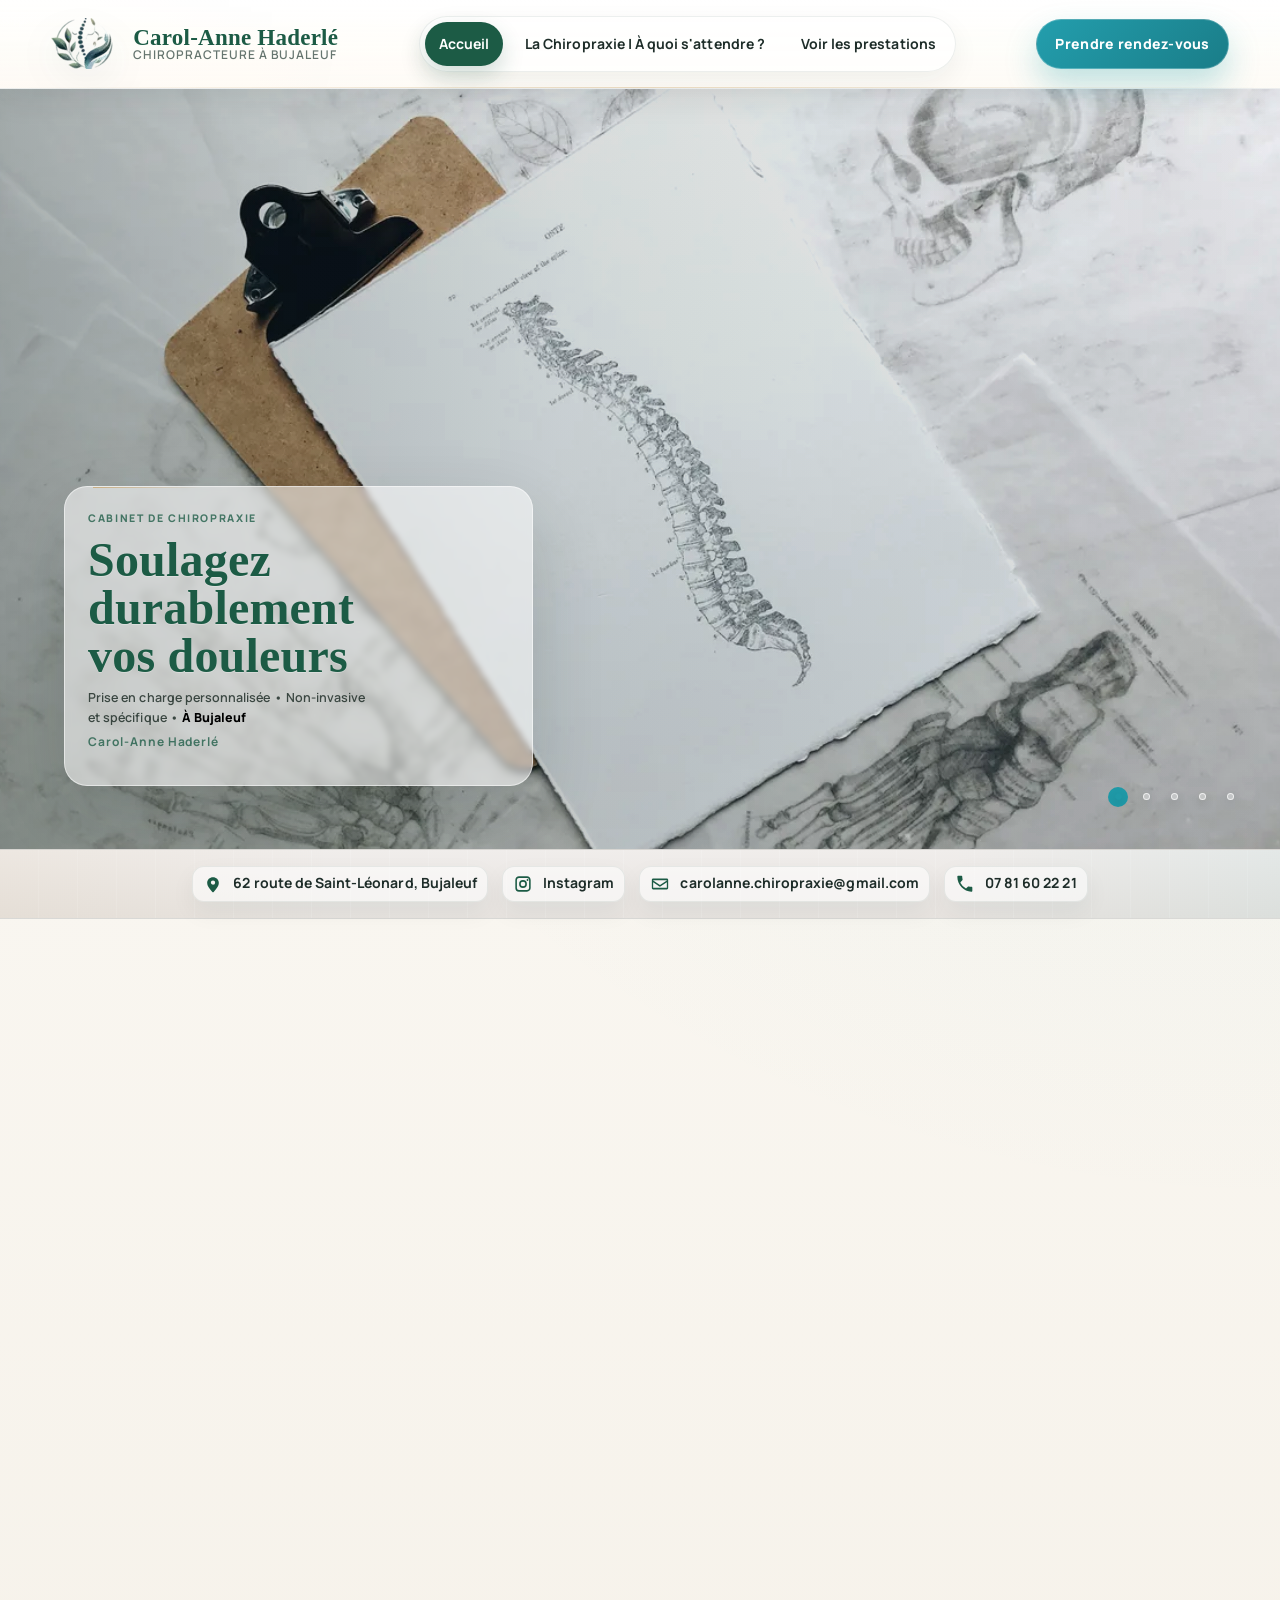
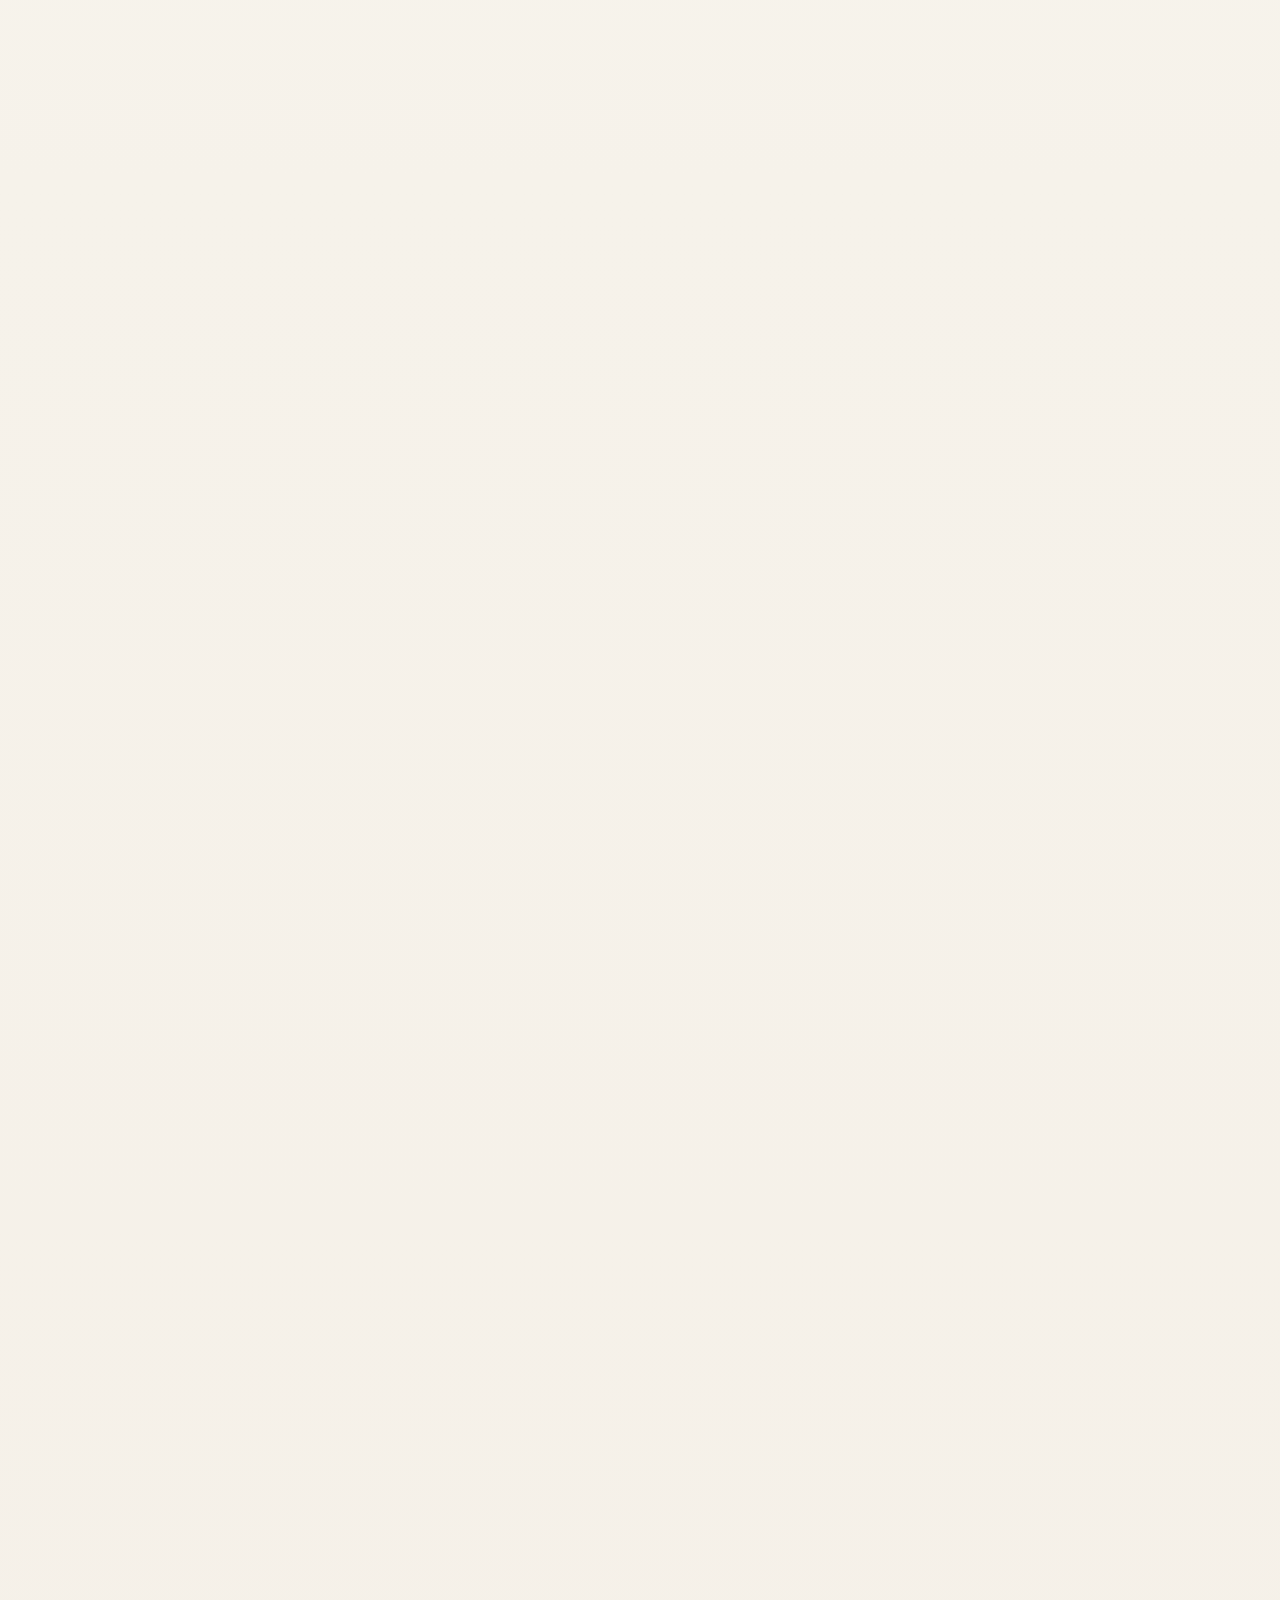
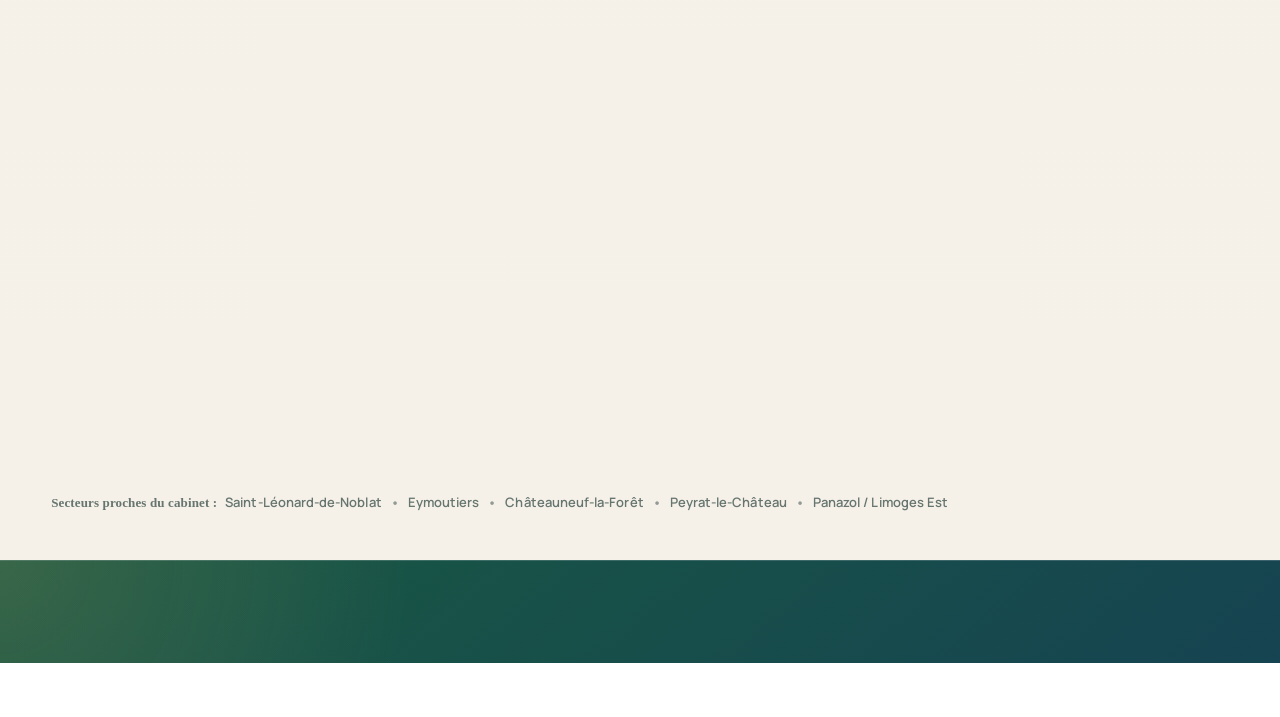
<file: Site Laly/index.html>
<!doctype html>
<html lang="fr">
<head>
  <meta charset="utf-8" />
  <meta name="viewport" content="width=device-width, initial-scale=1" />

  <title>Carol-Anne Haderlé | Cabinet de chiropraxie à Bujaleuf</title>
  <meta name="description" content="Cabinet de chiropraxie de Carol-Anne Haderlé à Bujaleuf. Consultations sur rendez-vous, prise en charge douce et personnalisée." />
  <meta name="robots" content="index,follow" />
  <meta name="google-site-verification" content="gKrpFN4nLu-nKXX74mPhYxNePAkkQWxK-2MVJ1E7urk" />
  <meta name="theme-color" content="#1E6B3A" />
  <meta property="og:locale" content="fr_FR" />
  <meta property="og:type" content="website" />
  <meta property="og:title" content="Carol-Anne Haderlé | Cabinet de chiropraxie à Bujaleuf" />
  <meta property="og:description" content="Cabinet de chiropraxie de Carol-Anne Haderlé à Bujaleuf. Consultations sur rendez-vous, prise en charge douce et personnalisée." />
  <meta property="og:url" content="https://www.carol-anne-chiropraxie.fr/" />
  <link rel="canonical" href="https://www.carol-anne-chiropraxie.fr/" />

  <link rel="icon" href="favicon.ico" sizes="any">
  <link rel="icon" type="image/png" sizes="32x32" href="favicon-32x32.png">
  <link rel="apple-touch-icon" href="apple-touch-icon.png">
  <link rel="preload" href="assets/fonts/manrope-latin.woff2" as="font" type="font/woff2" crossorigin>
  <link rel="preload" as="image" href="assets/img/hero-chiro-1-1280.webp" imagesrcset="assets/img/hero-chiro-1-768.webp 640w, assets/img/hero-chiro-1-1280.webp 900w, assets/img/hero-chiro-1.webp 1170w" imagesizes="100vw" fetchpriority="high" type="image/webp">
  <link rel="stylesheet" href="assets/css/fonts.min.css" />

  <!-- LocalBusiness schema -->
  <script type="application/ld+json">
  {
    "@context":"https://schema.org",
    "@type":"LocalBusiness",
    "name":"Cabinet Carol-Anne Haderlé",
    "alternateName":"Carol-Anne Haderle",
    "url":"https://www.carol-anne-chiropraxie.fr/",
    "sameAs":["https://www.instagram.com/carolanne.chiropraxie/"],
    "address":{
      "@type":"PostalAddress",
      "streetAddress":"62 route de Saint-Léonard",
      "addressLocality":"Bujaleuf",
      "addressCountry":"FR"
    },
    "telephone":"+33781602221"
  }
  </script>

  <!-- Font Awesome (icônes) -->
  <!-- CSS -->
  <link rel="stylesheet" href="assets/css/home.min.css" />
  <link rel="stylesheet" href="assets/css/hero-nav-fix.css?v=20260404-hero" />
  <link rel="stylesheet" href="assets/css/local-page.css" />
  <style>
    .hero-badge__brand {
      display: block;
      margin-top: 6px;
      font-size: 12px;
      line-height: 1.35;
      font-weight: 700;
      letter-spacing: 0.08em;
      color: rgba(28, 91, 69, 0.78);
    }

    .hero-badge__text strong {
      font-weight: 900;
      color: #000;
    }

    .map-location-switcher {
      display: flex;
      flex-wrap: wrap;
      justify-content: center;
      gap: 12px;
      margin: 0 0 18px;
    }

    .map-location-switcher__btn {
      appearance: none;
      border: 1px solid rgba(30, 107, 58, 0.22);
      background: #fff;
      color: #1e6b3a;
      border-radius: 999px;
      padding: 11px 18px;
      font: inherit;
      font-weight: 700;
      cursor: pointer;
      transition: background-color 0.2s ease, color 0.2s ease, border-color 0.2s ease, transform 0.2s ease;
    }

    .map-location-switcher__btn:hover,
    .map-location-switcher__btn:focus-visible {
      border-color: #1e6b3a;
      transform: translateY(-1px);
      outline: none;
    }

    .map-location-switcher__btn.is-active {
      background: #1e6b3a;
      color: #fff;
      border-color: #1e6b3a;
      box-shadow: 0 10px 24px rgba(30, 107, 58, 0.16);
    }

    @media (max-width: 768px) {
      .hero-badge__brand {
        margin-top: 5px;
        font-size: 11px;
        letter-spacing: 0.06em;
      }

      .map-location-switcher {
        gap: 10px;
        margin-bottom: 14px;
      }

      .map-location-switcher__btn {
        width: 100%;
        max-width: 320px;
        padding: 10px 16px;
      }
    }
  </style>

  <!-- JS header (burger) -->
  <script src="assets/js/site.min.js" defer></script>
  <script src="assets/js/header.min.js" defer></script>
</head>

<body class="home">
  <a class="siteSkipLink" href="#main-content">Aller au contenu principal</a>
  <svg class="visually-hidden" aria-hidden="true" focusable="false">
    <symbol id="icon-phone" viewBox="0 0 24 24">
      <path d="M6.6 10.8a15.5 15.5 0 0 0 6.6 6.6l2.2-2.2c.3-.3.8-.4 1.2-.3 1 .3 2 .4 3 .4.7 0 1.2.5 1.2 1.2V20c0 .7-.5 1.2-1.2 1.2C10.8 21.2 2.8 13.2 2.8 3.4c0-.7.5-1.2 1.2-1.2h3.5c.7 0 1.2.5 1.2 1.2 0 1 .1 2 .4 3 .1.4 0 .8-.3 1.2l-2.2 2.2Z"></path>
    </symbol>
    <symbol id="icon-envelope" viewBox="0 0 24 24">
      <path d="M3.8 5.5h16.4c.9 0 1.6.7 1.6 1.6v9.8c0 .9-.7 1.6-1.6 1.6H3.8c-.9 0-1.6-.7-1.6-1.6V7.1c0-.9.7-1.6 1.6-1.6Zm0 2.1v.2l8.2 5.4 8.2-5.4v-.2H3.8Zm16.4 8.8V10l-7.8 5.1c-.3.2-.8.2-1.1 0L3.8 10v6.4h16.4Z"></path>
    </symbol>
    <symbol id="icon-pin" viewBox="0 0 24 24">
      <path d="M12 22c-.3 0-.6-.1-.8-.4C7.1 16.7 5 13.9 5 10.7 5 6.9 8.1 4 12 4s7 2.9 7 6.7c0 3.2-2.1 6-6.2 10.9-.2.2-.5.4-.8.4Zm0-9.1a2.6 2.6 0 1 0 0-5.2 2.6 2.6 0 0 0 0 5.2Z"></path>
    </symbol>
    <symbol id="icon-instagram" viewBox="0 0 24 24">
      <path d="M7.2 2.8h9.6c2.4 0 4.4 2 4.4 4.4v9.6c0 2.4-2 4.4-4.4 4.4H7.2a4.4 4.4 0 0 1-4.4-4.4V7.2c0-2.4 2-4.4 4.4-4.4Zm0 1.9A2.5 2.5 0 0 0 4.7 7.2v9.6a2.5 2.5 0 0 0 2.5 2.5h9.6a2.5 2.5 0 0 0 2.5-2.5V7.2a2.5 2.5 0 0 0-2.5-2.5H7.2Zm10.2 1.4a1.1 1.1 0 1 1 0 2.2 1.1 1.1 0 0 1 0-2.2ZM12 7.3a4.7 4.7 0 1 1 0 9.4 4.7 4.7 0 0 1 0-9.4Zm0 1.9a2.8 2.8 0 1 0 0 5.6 2.8 2.8 0 0 0 0-5.6Z"></path>
    </symbol>
  </svg>

  <!-- HEADER -->
  <header class="siteHeader">
    <div class="siteHeader__inner">

      <a class="siteHeader__brand" href="index.html">
        <picture>
          <source type="image/webp" srcset="assets/img/logo-68.webp 68w, assets/img/logo-136.webp 136w, assets/img/logo.webp 165w" sizes="(max-width: 520px) 48px, (max-width: 700px) 52px, 68px">
          <img class="siteHeader__logo" src="assets/img/logo-68.png" srcset="assets/img/logo-68.png 68w, assets/img/logo.png 165w" sizes="(max-width: 520px) 48px, (max-width: 700px) 52px, 68px" alt="Logo Cabinet" width="165" height="123" decoding="async">
        </picture>
        <span class="siteHeader__brandText">
          <strong class="siteHeader__brandName">
            Carol-Anne Haderlé
          </strong>
          <span class="siteHeader__brandRole">
            Chiropracteure à Bujaleuf
          </span>
        </span>
      </a>

      <!-- Burger (mobile) -->
      <button class="siteHeader__burger"
              type="button"
              aria-label="Ouvrir le menu"
              aria-expanded="false"
              aria-controls="mobileNav">
        <span class="siteHeader__burgerLines" aria-hidden="true"></span>
      </button>

      <nav class="siteNav" id="mobileNav" aria-label="Navigation principale">
        <a class="is-active" href="index.html" aria-current="page">Accueil</a>
        <a href="chiropraxie.html">La Chiropraxie | À quoi s'attendre ?</a>
        <a href="prestations.html">Voir les prestations</a>
      </nav>

      <a class="siteHeader__cta"
         href="https://www.doctolib.fr/chiropracteur/bujaleuf/carol-anne-haderle/booking/availabilities?specialityId=191&telehealth=false&placeId=practice-802873&motiveIds%5B%5D=15998827&pid=practice-802873&source=profile"
         target="_blank" rel="noopener">
        Prendre rendez-vous
      </a>
    </div>
  </header>

  <!-- HERO -->
  <section class="hero" aria-label="Introduction" data-hero-slider>
    <div class="hero__media" aria-hidden="true">
      <picture class="hero__slide is-active">
        <source
          type="image/webp"
          srcset="assets/img/hero-chiro-1-768.webp 640w, assets/img/hero-chiro-1-1280.webp 900w, assets/img/hero-chiro-1.webp 1170w"
          sizes="100vw">
        <img class="hero__image" src="assets/img/hero-chiro-1-1280.jpg" srcset="assets/img/hero-chiro-1-768.jpg 640w, assets/img/hero-chiro-1-1280.jpg 900w, assets/img/hero-chiro-1.jpg 1170w" sizes="100vw" alt="" width="1170" height="658" fetchpriority="high" decoding="async">
      </picture>

      <picture class="hero__slide">
        <source
          type="image/webp"
          srcset="assets/img/hero-chiro-2-768.webp 640w, assets/img/hero-chiro-2-1280.webp 900w, assets/img/hero-chiro-2.webp 1170w"
          sizes="100vw">
        <img class="hero__image" src="assets/img/hero-chiro-2-1280.jpg" srcset="assets/img/hero-chiro-2-768.jpg 640w, assets/img/hero-chiro-2-1280.jpg 900w, assets/img/hero-chiro-2.jpg 1170w" sizes="100vw" alt="" width="1170" height="658" loading="lazy" decoding="async">
      </picture>

      <picture class="hero__slide">
        <source
          type="image/webp"
          srcset="assets/img/hero-chiro-3-768.webp 640w, assets/img/hero-chiro-3-1280.webp 900w, assets/img/hero-chiro-3.webp 1170w"
          sizes="100vw">
        <img class="hero__image" src="assets/img/hero-chiro-3-1280.jpg" srcset="assets/img/hero-chiro-3-768.jpg 640w, assets/img/hero-chiro-3-1280.jpg 900w, assets/img/hero-chiro-3.jpg 1170w" sizes="100vw" alt="" width="1170" height="658" loading="lazy" decoding="async">
      </picture>

      <picture class="hero__slide">
        <source
          type="image/webp"
          srcset="assets/img/hero-chiro-4-768.webp 640w, assets/img/hero-chiro-4-1280.webp 900w, assets/img/hero-chiro-4.webp 1170w"
          sizes="100vw">
        <img class="hero__image" src="assets/img/hero-chiro-4-1280.jpg" srcset="assets/img/hero-chiro-4-768.jpg 640w, assets/img/hero-chiro-4-1280.jpg 900w, assets/img/hero-chiro-4.jpg 1170w" sizes="100vw" alt="" width="1170" height="658" loading="lazy" decoding="async">
      </picture>

      <picture class="hero__slide">
        <source
          type="image/webp"
          srcset="assets/img/hero-chiro-5-768.webp 640w, assets/img/hero-chiro-5-1280.webp 900w, assets/img/hero-chiro-5.webp 1170w"
          sizes="100vw">
        <img class="hero__image" src="assets/img/hero-chiro-5-1280.jpg" srcset="assets/img/hero-chiro-5-768.jpg 640w, assets/img/hero-chiro-5-1280.jpg 900w, assets/img/hero-chiro-5.jpg 1170w" sizes="100vw" alt="" width="1170" height="658" loading="lazy" decoding="async">
      </picture>
    </div>

    <div class="hero__dots" role="group" aria-label="Navigation du diaporama">
      <button class="hero__dot is-active" type="button" aria-label="Afficher l'image 1" aria-pressed="true"></button>
      <button class="hero__dot" type="button" aria-label="Afficher l'image 2" aria-pressed="false"></button>
      <button class="hero__dot" type="button" aria-label="Afficher l'image 3" aria-pressed="false"></button>
      <button class="hero__dot" type="button" aria-label="Afficher l'image 4" aria-pressed="false"></button>
      <button class="hero__dot" type="button" aria-label="Afficher l'image 5" aria-pressed="false"></button>
    </div>

    <div class="hero-badge">
      <p class="hero-badge__kicker">CABINET DE CHIROPRAXIE</p>
      <h1 class="hero-badge__title">Soulagez durablement vos douleurs</h1>
      <p class="hero-badge__text">
        Prise en charge personnalisée • Non-invasive et spécifique • <strong>À Bujaleuf</strong>
        <span class="hero-badge__brand">Carol-Anne Haderlé</span>
      </p>

    </div>
  </section>

  <!-- BANDE CONTACT (normale, pas le popup) -->
  <section class="contact-band" id="contact" aria-label="Informations de contact">
  <div class="container contact-band__inner">

    <!-- Adresse -->
    <a class="contact-item"
       href="https://www.google.com/maps/dir/?api=1&destination=62+route+de+Saint-Leonard+Bujaleuf"
       target="_blank" rel="noopener">
      <svg class="icon" aria-hidden="true"><use href="#icon-pin"></use></svg>
      <span>62 route de Saint-Léonard, Bujaleuf</span>
    </a>

    <a class="contact-item"
   href="https://www.instagram.com/carolanne.chiropraxie/"
   target="_blank"
   rel="noopener">
   <svg class="icon" aria-hidden="true"><use href="#icon-instagram"></use></svg>
   <span>Instagram</span>
    </a>

    <!-- Email -->
    <a class="contact-item"
       href="mailto:carolanne.chiropraxie@gmail.com">
      <svg class="icon" aria-hidden="true"><use href="#icon-envelope"></use></svg>
      <span>carolanne.chiropraxie@gmail.com</span>
    </a>

    <!-- Téléphone -->
    <a class="contact-item"
       href="tel:+33781602221">
      <svg class="icon" aria-hidden="true"><use href="#icon-phone"></use></svg>
      <span>07 81 60 22 21</span>
    </a>

  </div>
</section>

  <main class="siteMain" id="main-content" tabindex="-1">

    <!-- ZONES TRAITEES INTERACTIVES -->
    <section class="bodymap" id="zones-traitees" aria-labelledby="bodymap-title-main">
      <div class="bodymap__inner">
        <header class="bodymap__head">
          <h2 class="bodymap__title" id="bodymap-title-main">Vous souffrez de :</h2>

        </header>

        <div class="bodymap__layout" data-bodymap>
          <div class="bodymap__figure">
            <div class="bodymap__canvas">
              <picture>
              <source type="image/webp" srcset="assets/img/schema-corps-600.webp 600w, assets/img/schema-corps-750.webp 750w, assets/img/schema-corps-900.webp 900w, assets/img/schema-corps.webp 1024w" sizes="(max-width: 420px) 344px, (max-width: 768px) 360px, (max-width: 1023px) 500px, 540px">
              <img
                class="bodymap__image"
                src="assets/img/schema-corps-600.jpg"
                srcset="assets/img/schema-corps-600.jpg 600w, assets/img/schema-corps-750.jpg 750w, assets/img/schema-corps-900.jpg 900w, assets/img/schema-corps.jpg 1024w"
                sizes="(max-width: 420px) 344px, (max-width: 768px) 360px, (max-width: 1023px) 500px, 540px"
                alt="Schéma du corps avec zones de douleurs fréquentes"
                width="1024"
                height="1536"
                loading="lazy"
                decoding="async" />
            </picture>
            <button class="bodymap__tag bodymap__tag--migraines" type="button"
                    data-title="Migraine"
                    data-text="Le travail cervical et crânio-mandibulaire peut réduire certaines tensions mécaniques associées aux migraines et céphalées.">
              Migraine
            </button>

            <button class="bodymap__tag bodymap__tag--cervicale" type="button"
                    data-title="Douleur cervicale"
                    data-text="La chiropraxie vise à restaurer la mobilité du rachis cervical et à diminuer les tensions musculaires responsables des blocages.">
              Douleur<br>cervicale
            </button>

            <button class="bodymap__tag bodymap__tag--epaule" type="button"
                    data-title="Douleur d’épaule"
                    data-text="La prise en charge de l’épaule tient compte de la posture, des cervicales et de la cage thoracique pour réduire les compensations.">
              Douleur <br>d’épaule
            </button>

            <button class="bodymap__tag bodymap__tag--lombalgie" type="button"
                    data-title="Lombalgie"
                    data-text="Pour les douleurs lombaires, l’objectif est de réduire l’irritation mécanique, améliorer la stabilité et prévenir les récidives.">
              Lombalgie
            </button>

            <button class="bodymap__tag bodymap__tag--carpien" type="button"
                    data-title="Canal carpien"
                    data-text="Une évaluation du membre supérieur et du rachis cervical peut aider à mieux gérer les douleurs, fourmillements et pertes de force.">
              Canal <br>carpien
            </button>

            <button class="bodymap__tag bodymap__tag--genoux" type="button"
                    data-title="Douleur du genou"
                    data-text="L’analyse du genou inclut aussi cheville, hanche et bassin afin de corriger les appuis et limiter les contraintes.">
              Douleur du<br>genou
            </button>

            <button class="bodymap__tag bodymap__tag--sciatique" type="button"
                    data-title="Sciatique"
                    data-text="En cas de douleur irradiant dans la jambe, la prise en charge vise à diminuer la compression/irritation et à restaurer la mobilité lombaire.">
              Sciatique
            </button>
            </div>
          </div>
          <section class="bodymap__locker" aria-labelledby="bodymap-locker-title">
            <p class="bodymap__lockerTitle" id="bodymap-locker-title">Ou encore</p>
            <ul class="bodymap__lockerList">
              <li class="bodymap__lockerItem">
                <button class="bodymap__lockerBtn" type="button"
                        data-title="Vertiges"
                        data-text="Un bilan global permet d’identifier les restrictions cervicales ou posturales pouvant entretenir des sensations vertigineuses.">
                  Vertiges
                </button>
              </li>
              <li class="bodymap__lockerItem">
                <button class="bodymap__lockerBtn" type="button"
                        data-title="Dorsalgie"
                        data-text="La dorsalgie est souvent liée à une raideur thoracique, une posture prolongée ou des compensations. La prise en charge vise à redonner de la mobilité, détendre les tensions et améliorer le confort au quotidien.">
                  Dorsalgie
                </button>
              </li>
              <li class="bodymap__lockerItem">
                <button class="bodymap__lockerBtn" type="button"
                        data-title="Hernie discale"
                        data-text="En cas de hernie discale, le suivi est adapté et progressif. L’objectif est de réduire les contraintes mécaniques, améliorer la mobilité et accompagner le retour aux activités en sécurité.">
                  Hernie discale
                </button>
              </li>
              <li class="bodymap__lockerItem">
                <button class="bodymap__lockerBtn" type="button"
                        data-title="Raideur vertébrale"
                        data-text="Les ajustements et mobilisations améliorent l’amplitude articulaire et la qualité du mouvement, avec un plan d’exercices simple.">
                  Raideur vertébrale
                </button>
              </li>
              <li class="bodymap__lockerItem">
                <button class="bodymap__lockerBtn" type="button"
                        data-title="Tendinite"
                        data-text="La chiropraxie agit sur les chaînes de compensation articulaires et musculaires pour décharger la zone tendineuse irritée. On va aussi prescrire des exo pour accélérer la régénération des fibres musculaires">
                  Tendinite
                </button>
              </li>
              <li class="bodymap__lockerItem">
                <button class="bodymap__lockerBtn" type="button"
                        data-title="Douleur de hanche"
                        data-text="Le bassin, la colonne et la chaîne inférieure sont ajustés ensemble pour réduire les surcharges sur la hanche.">
                  Douleur de hanche
                </button>
              </li>
              <li class="bodymap__lockerItem">
                <button class="bodymap__lockerBtn" type="button"
                        data-title="Blessure sportive"
                        data-text="Objectif : récupérer plus vite, optimiser la mobilité et prévenir les récidives grâce à un suivi adapté à votre pratique.">
                  Blessure sportive
                </button>
              </li>
              <li class="bodymap__lockerItem">
                <button class="bodymap__lockerBtn" type="button"
                        data-title="Cheville"
                        data-text="Une cheville limitée peut impacter toute la posture. Le traitement vise à retrouver stabilité, mobilité et confiance en appui.">
                  Cheville
                </button>
              </li>
              <li class="bodymap__lockerItem">
                <button class="bodymap__lockerBtn" type="button"
                        data-title="Mobilité"
                        data-text="Au-delà de la douleur, la chiropraxie aide à retrouver de l’aisance dans les gestes du quotidien et une meilleure qualité de mouvement.">
                  Mobilité
                </button>
              </li>
              <li class="bodymap__lockerItem">
                <button class="bodymap__lockerBtn" type="button"
                        data-title="Troubles fonctionnels associés"
                        data-text="La chiropraxie peut aussi accompagner certains troubles fonctionnels associés, notamment le stress et les troubles du sommeil, en aidant le corps à mieux récupérer et à retrouver un meilleur équilibre global.">
                  Troubles fonctionnels associés
                </button>
              </li>
            </ul>
            <div class="bodymap__lockerPanel" id="bodymap-locker-panel" data-bodymap-locker-panel hidden aria-hidden="true">
              <p class="bodymap__eyebrow">Indication fréquente</p>
              <h3 class="bodymap__panelTitle" data-bodymap-locker-title>Sélectionnez un motif</h3>
              <p class="bodymap__panelText" data-bodymap-locker-text>Cliquez sur un élément du casier pour afficher les informations.</p>
            </div>
          </section>
        </div>
      </div>
    </section>

    <!-- AVIS -->
    <section class="avis" aria-labelledby="avis-title">
      <div class="avis__inner">
        <header class="avis__head">
          <h2 class="avis__title" id="avis-title">Vos avis</h2>
        </header>

        <div class="avis__wrap">
          <button class="avis__nav avis__nav--prev" type="button" aria-label="Avis précédent">‹</button>
          <button class="avis__nav avis__nav--next" type="button" aria-label="Avis suivant">›</button>

          <div class="avis__viewport" tabindex="0">
            <div class="avis__track" role="list">
              <article class="avis__card" role="listitem">
                <div class="avis__stars" aria-label="5 étoiles">★★★★★</div>
                <h3 class="avis__quote">Une évolution remarquable</h3>
                <p class="avis__text">
                  J’étais votre ancienne patiente, on a eu quelques rdvs qui m’ont beaucoup aidé ! C’était la première fois que je voyais un chiropracteur et j’ai été très surprise de découvrir ce métier, et contente d’avoir moins de frictions au dos et les épaules.
                 <br> <br>
               Je ne regrette absolument pas mes rdvs car maintenant je suis moins gênée dans mes mouvements c’est plus agréable à vivre :)
               <br>Je recommande sans hésiter 😁
                </p>
                <p class="avis__name">Magali</p>
              </article>

              <article class="avis__card" role="listitem">
                <div class="avis__stars" aria-label="5 étoiles">★★★★★</div>
                <h3 class="avis__quote">Un vrai soulagement</h3>
                <p class="avis__text">
                Je souffrais de douleurs à la hanche depuis plusieurs mois. J’avais déjà consulté un ostéopathe sans succès, puis je me suis tournée vers la chiropraxie.<br>
                Depuis les quatre rendez-vous effectués, je n’ai plus aucune gêne ni douleur. Les séances ont été très agréables et douces, avec un suivi complet.<br>
                Je recommande sans hésiter.
                </p>
                <p class="avis__name">Amélie</p>
              </article>

              <article class="avis__card" role="listitem">
                <div class="avis__stars" aria-label="5 étoiles">★★★★★</div>
                <h3 class="avis__quote">Excellente expérience</h3>
                <p class="avis__text">
                J’ai régulièrement des tensions aux cervicales. Un grand merci à Carol-Anne pour ses séances, son écoute et son professionnalisme. J’ai ressenti rapidement les bienfaits, avec moins de tensions et moins de douleurs.
                </p>
                <p class="avis__name">Alexandra</p>
              </article>
            </div>
          </div>

          <div class="avis__dots" role="group" aria-label="Navigation des avis"></div>
        </div>
      </div>
    </section>

    <!-- MAP -->
    <section class="map-section" id="acces">
      <div class="map-location-switcher" role="tablist" aria-label="Choisir le cabinet à afficher sur la carte">
        <button
          class="map-location-switcher__btn is-active"
          type="button"
          role="tab"
          aria-selected="true"
          data-map-button
          data-map-label="Bujaleuf"
          data-map-src="https://www.google.com/maps?q=62+route+de+Saint-Leonard+Bujaleuf&output=embed"
          data-map-link="https://www.google.com/maps/dir/?api=1&destination=62+route+de+Saint-Leonard+Bujaleuf"
          data-map-title="Localisation du cabinet de Bujaleuf sur Google Maps"
          data-map-cta="CLIQUEZ ICI POUR VENIR AU CABINET DE BUJALEUF">
          Bujaleuf
        </button>
      </div>

      <div class="map-wrapper">
        <iframe
          id="cabinetMapFrame"
          src="https://www.google.com/maps?q=62+route+de+Saint-Leonard+Bujaleuf&output=embed"
          title="Localisation du cabinet sur Google Maps"
          loading="lazy"
          allowfullscreen
          referrerpolicy="no-referrer-when-downgrade">
        </iframe>
      </div>

      <div class="map-section__cta">
        <a id="cabinetMapLink" href="https://www.google.com/maps/dir/?api=1&destination=62+route+de+Saint-Leonard+Bujaleuf"
           target="_blank" rel="noopener">
          CLIQUEZ ICI POUR VENIR AU CABINET DE BUJALEUF
        </a>
      </div>
    </section>

    <section class="local-links" aria-labelledby="local-links-home-title">
      <div class="local-links__inner">
        <h2 class="local-links__title" id="local-links-home-title">Secteurs proches du cabinet :</h2>
        <ul class="local-links__list">
          <li><a href="chiropracteur-proche-saint-leonard-de-noblat.html">Saint-Léonard-de-Noblat</a></li>
          <li><a href="chiropracteur-proche-eymoutiers.html">Eymoutiers</a></li>
          <li><a href="chiropracteur-proche-chateauneuf-la-foret.html">Châteauneuf-la-Forêt</a></li>
          <li><a href="chiropracteur-proche-peyrat-le-chateau.html">Peyrat-le-Château</a></li>
          <li><a href="chiropracteur-proche-panazol-limoges-est.html">Panazol / Limoges Est</a></li>
        </ul>
      </div>
    </section>

  </main>

  <footer class="siteFooter">
    <div class="siteFooter__inner">
      <p class="siteFooter__copy">© <span data-current-year></span> Cabinet Carol-Anne Haderlé</p>

      <div class="siteFooter__contacts">
        <a class="siteFooter__contact" href="mailto:carolanne.chiropraxie@gmail.com">
          <svg class="icon" aria-hidden="true"><use href="#icon-envelope"></use></svg>
          <span>carolanne.chiropraxie@gmail.com</span>
        </a>

        <a class="siteFooter__contact"
           href="https://www.instagram.com/carolanne.chiropraxie/"
           target="_blank"
           rel="noopener">
          <svg class="icon" aria-hidden="true"><use href="#icon-instagram"></use></svg>
          <span>@carolanne.chiropraxie</span>
        </a>

        <a class="siteFooter__contact" href="tel:+33781602221">
          <svg class="icon" aria-hidden="true"><use href="#icon-phone"></use></svg>
          <span>07 81 60 22 21</span>
        </a>
      </div>
    </div>
  </footer>

  <div class="floating-contact" data-contact-widget>
    <button
      class="floating-contact__trigger js-contact-trigger"
      type="button"
      aria-expanded="false"
      aria-haspopup="dialog"
      aria-controls="floatingContactPanel">
      <svg class="icon" aria-hidden="true"><use href="#icon-phone"></use></svg>
      <span>Contact</span>
    </button>

    <div class="floating-contact__panel js-contact-panel" id="floatingContactPanel" role="dialog" aria-label="Coordonnées du cabinet" hidden inert>
      <button class="floating-contact__close js-contact-close" type="button" aria-label="Fermer">&times;</button>

      <div class="floating-contact__content">
        <a href="tel:+33781602221">
          <svg class="icon" aria-hidden="true"><use href="#icon-phone"></use></svg>
          <span>07 81 60 22 21</span>
        </a>

        <a href="mailto:carolanne.chiropraxie@gmail.com">
          <svg class="icon" aria-hidden="true"><use href="#icon-envelope"></use></svg>
          <span>carolanne.chiropraxie@gmail.com</span>
        </a>

        <a href="https://www.google.com/maps/dir/?api=1&destination=62+route+de+Saint-Leonard+Bujaleuf"
           target="_blank" rel="noopener">
          <svg class="icon" aria-hidden="true"><use href="#icon-pin"></use></svg>
          <span>Venir au cabinet</span>
        </a>

        <a href="https://www.instagram.com/carolanne.chiropraxie/"
           target="_blank" rel="noopener">
          <svg class="icon" aria-hidden="true"><use href="#icon-instagram"></use></svg>
          <span>Instagram</span>
        </a>
      </div>
    </div>
  </div>

  <script src="assets/js/index.min.js" defer></script>
  <script>
    document.addEventListener('DOMContentLoaded', function () {
      var mapButtons = document.querySelectorAll('[data-map-button]');
      var mapFrame = document.getElementById('cabinetMapFrame');
      var mapLink = document.getElementById('cabinetMapLink');

      if (!mapButtons.length || !mapFrame || !mapLink) {
        return;
      }

      mapButtons.forEach(function (button) {
        button.addEventListener('click', function () {
          mapButtons.forEach(function (item) {
            item.classList.remove('is-active');
            item.setAttribute('aria-selected', 'false');
          });

          button.classList.add('is-active');
          button.setAttribute('aria-selected', 'true');
          mapFrame.src = button.dataset.mapSrc || mapFrame.src;
          mapFrame.title = button.dataset.mapTitle || mapFrame.title;
          mapLink.href = button.dataset.mapLink || mapLink.href;
          mapLink.textContent = button.dataset.mapCta || mapLink.textContent;
        });
      });
    });
  </script>
</body>
</html>
</file>
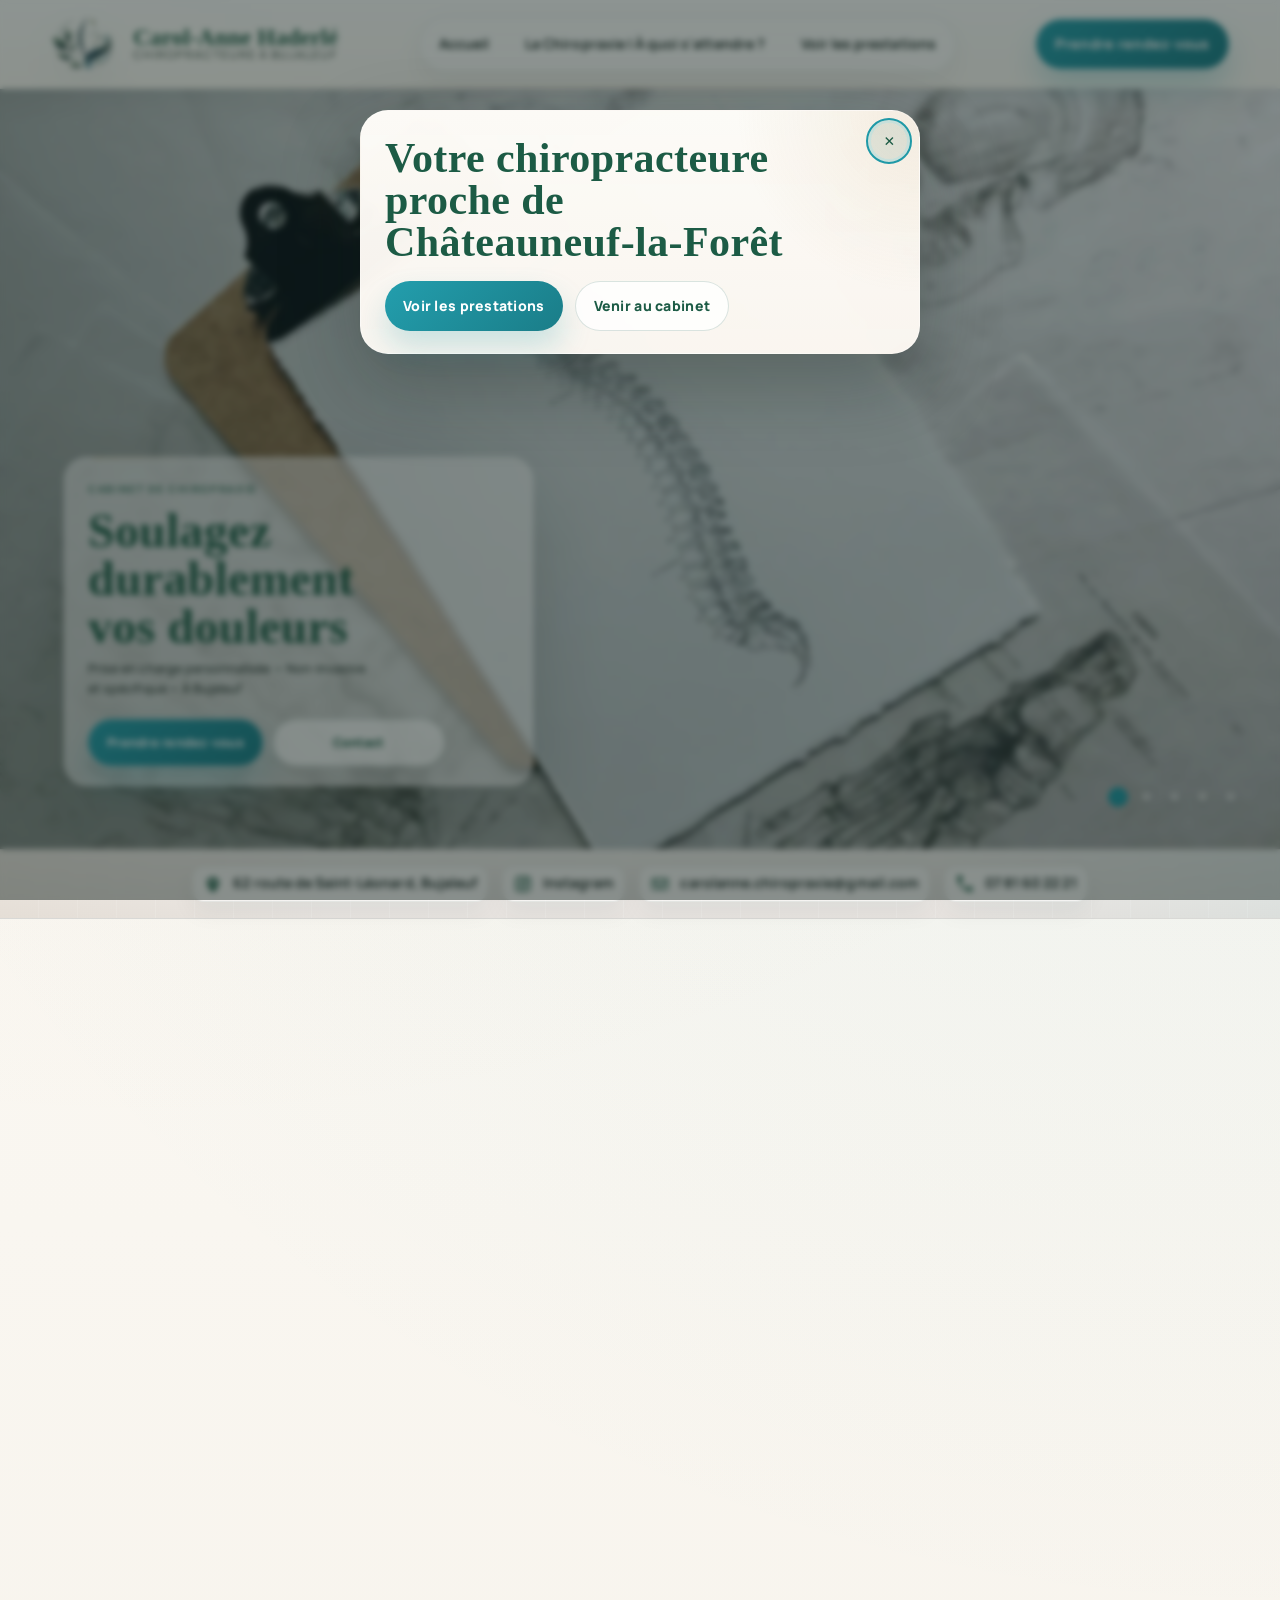
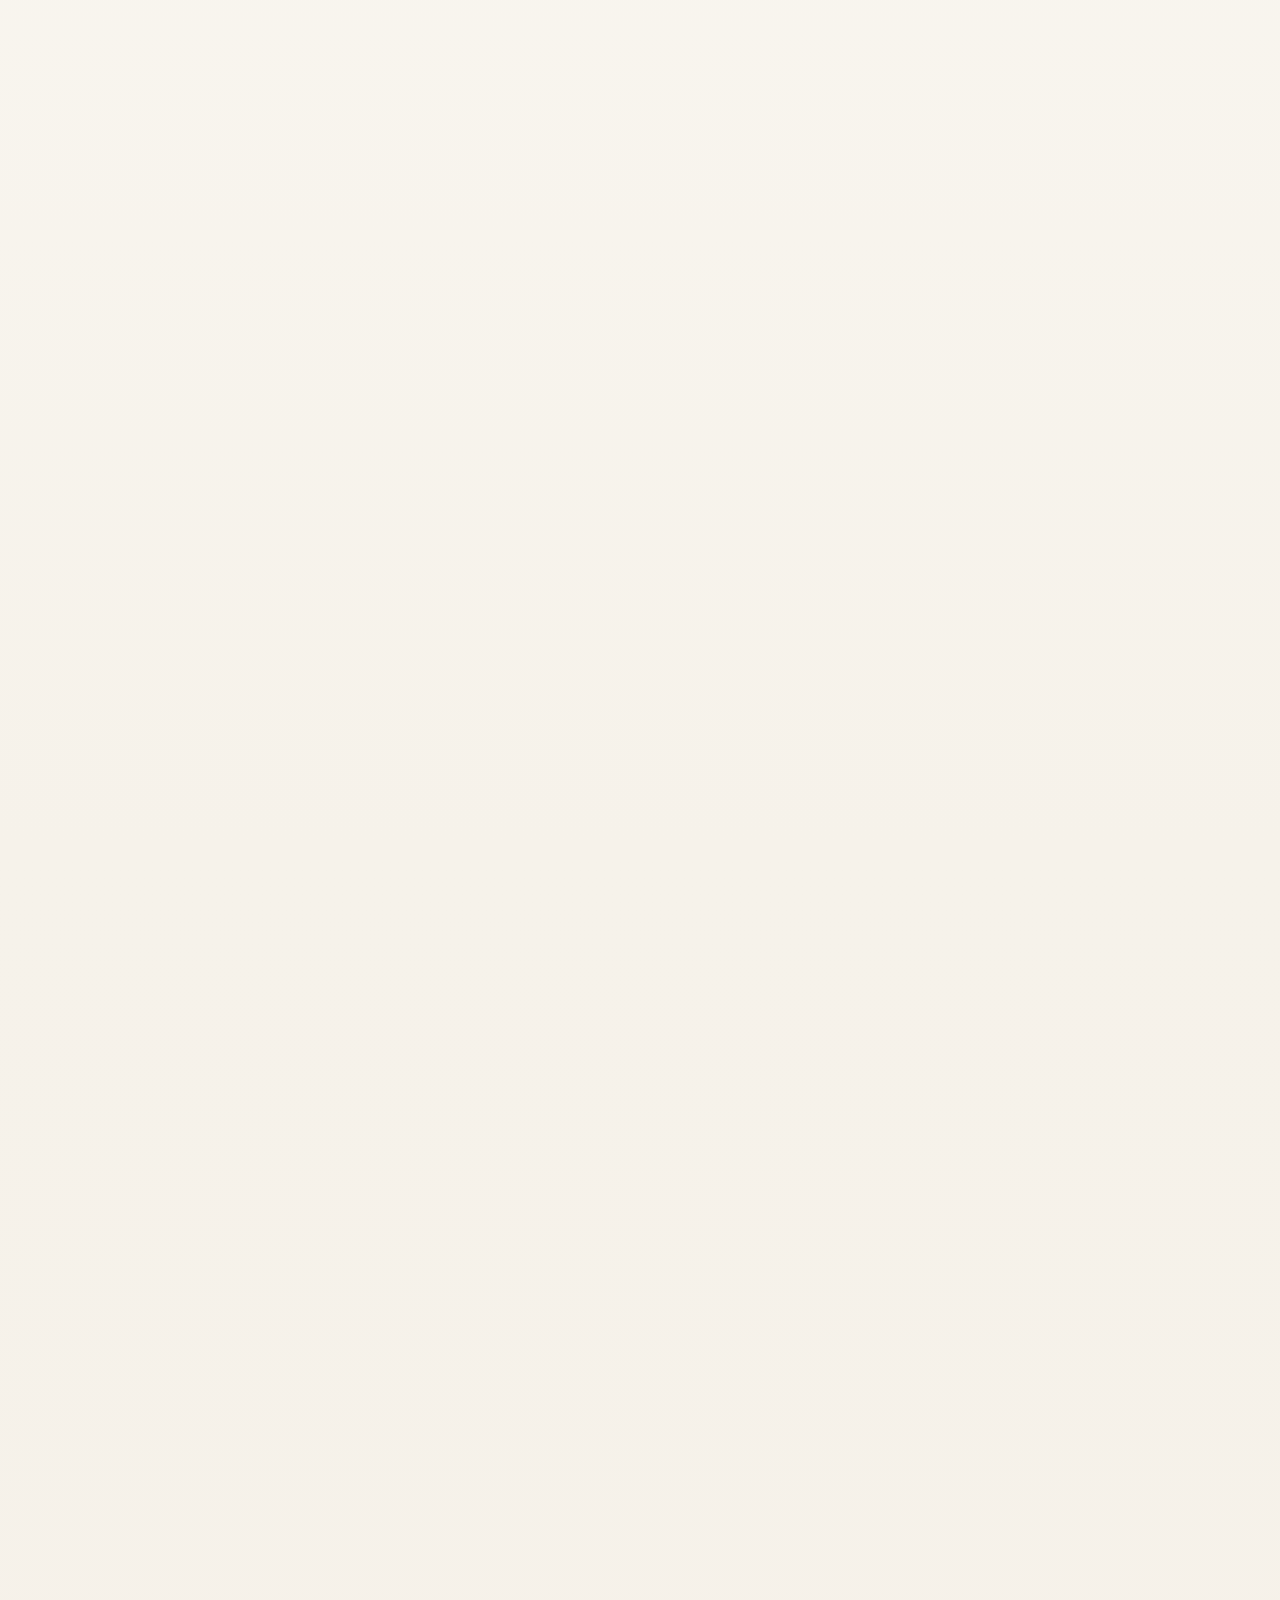
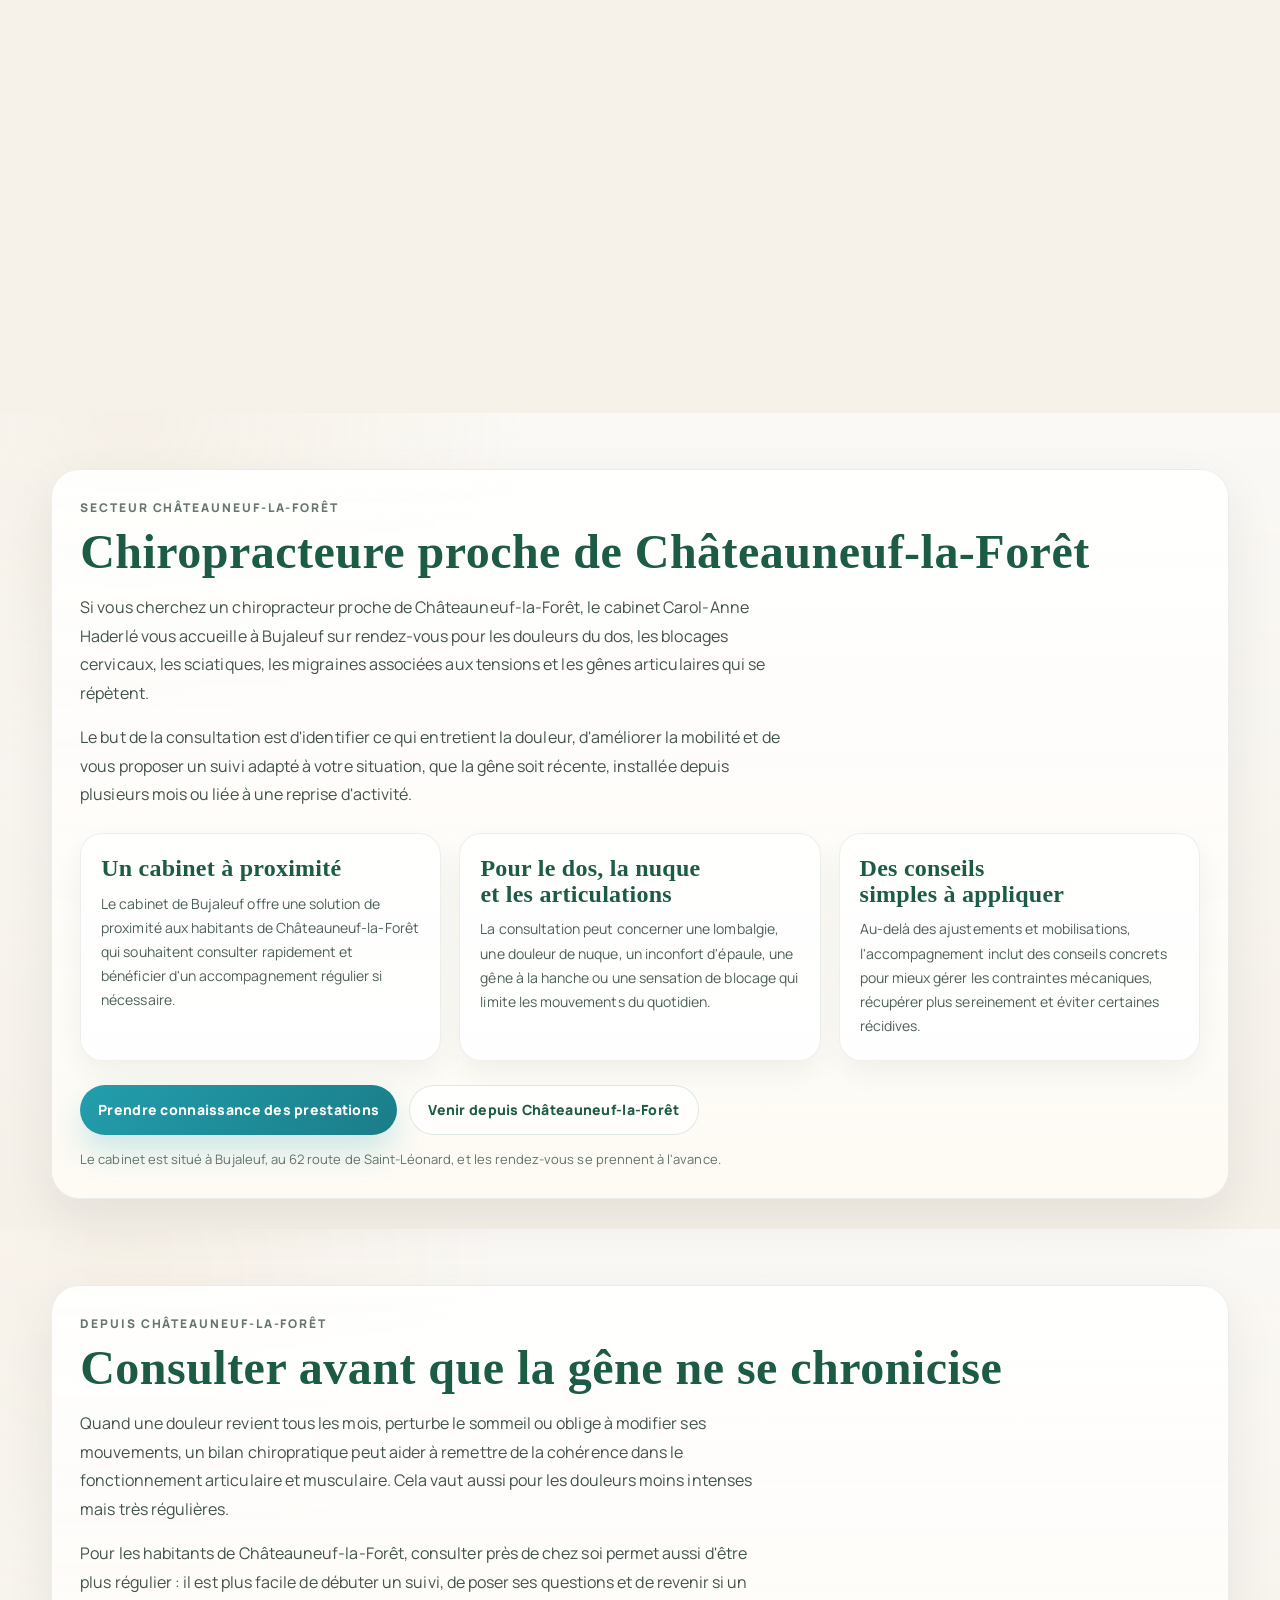
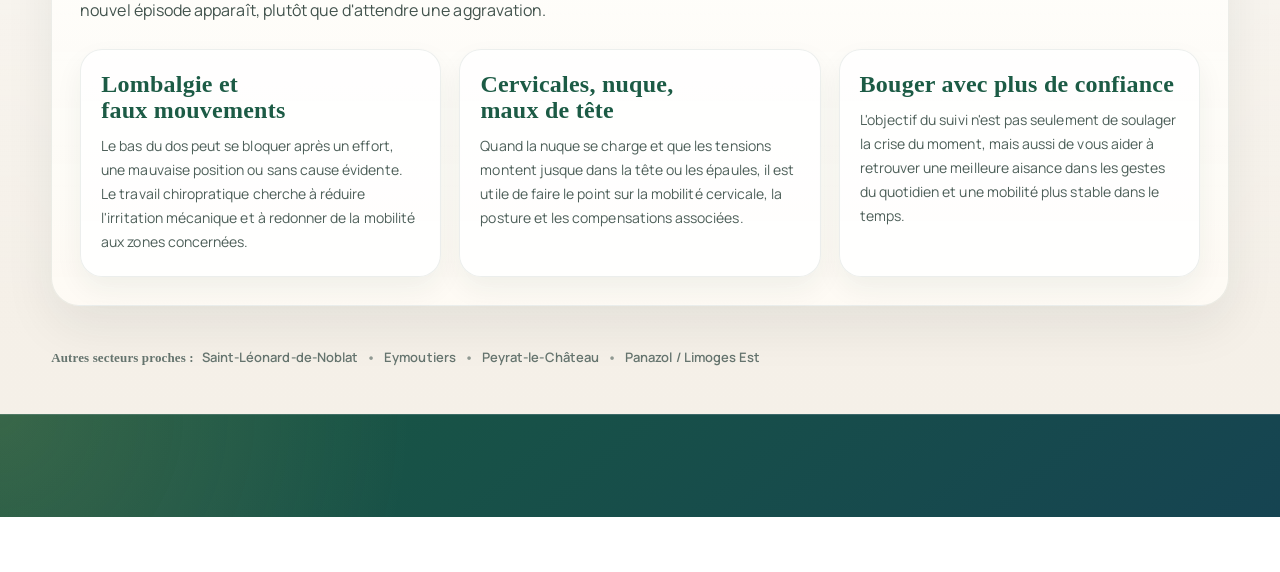
<file: Site Laly/chiropracteur-proche-chateauneuf-la-foret.html>
﻿<!doctype html>
<html lang="fr">
<head>
  <meta charset="utf-8" />
  <meta name="viewport" content="width=device-width, initial-scale=1" />

  <title>Chiropracteur proche de Châteauneuf-la-Forêt | Carol-Anne Haderlé à Bujaleuf</title>
  <meta name="description" content="Vous cherchez un chiropracteur proche de Châteauneuf-la-Forêt ? Le cabinet Carol-Anne Haderlé à Bujaleuf vous accompagne pour douleurs lombaires, cervicales, migraines et gênes articulaires sur rendez-vous." />
  <meta name="robots" content="index,follow" />
  <meta name="google-site-verification" content="gKrpFN4nLu-nKXX74mPhYxNePAkkQWxK-2MVJ1E7urk" />
  <meta name="theme-color" content="#1E6B3A" />
  <meta property="og:locale" content="fr_FR" />
  <meta property="og:type" content="website" />
  <meta property="og:title" content="Chiropracteur proche de Châteauneuf-la-Forêt | Carol-Anne Haderlé à Bujaleuf" />
  <meta property="og:description" content="Cabinet de chiropraxie à Bujaleuf, proche de Châteauneuf-la-Forêt, pour les douleurs de dos, cervicales et migraines." />
  <meta property="og:url" content="https://www.carol-anne-chiropraxie.fr/chiropracteur-proche-chateauneuf-la-foret.html" />
  <link rel="canonical" href="https://www.carol-anne-chiropraxie.fr/chiropracteur-proche-chateauneuf-la-foret.html" />

  <link rel="icon" href="favicon.ico" sizes="any">
  <link rel="icon" type="image/png" sizes="32x32" href="favicon-32x32.png">
  <link rel="apple-touch-icon" href="apple-touch-icon.png">
  <link rel="preload" href="assets/fonts/manrope-latin.woff2" as="font" type="font/woff2" crossorigin>
  <link rel="preload" as="image" href="assets/img/hero-chiro-1-1280.webp" imagesrcset="assets/img/hero-chiro-1-768.webp 640w, assets/img/hero-chiro-1-1280.webp 900w, assets/img/hero-chiro-1.webp 1170w" imagesizes="100vw" fetchpriority="high" type="image/webp">
  <link rel="stylesheet" href="assets/css/fonts.min.css" />

  <!-- LocalBusiness schema -->
  <script type="application/ld+json">
  {
    "@context":"https://schema.org",
    "@type":"LocalBusiness",
    "name":"Cabinet Carol-Anne Haderlé",
    "address":{
      "@type":"PostalAddress",
      "streetAddress":"62 route de Saint-Léonard",
      "addressLocality":"Bujaleuf",
      "addressCountry":"FR"
    },
    "url":"https://www.carol-anne-chiropraxie.fr/chiropracteur-proche-chateauneuf-la-foret.html",
    "areaServed":"Châteauneuf-la-Forêt",
    "description":"Cabinet de chiropraxie à Bujaleuf, proche de Châteauneuf-la-Forêt, pour les douleurs de dos, les cervicales, les migraines et les gênes articulaires.",
    "telephone":"+33781602221"
  }
  </script>

  <!-- Font Awesome (icônes) -->
  <!-- CSS -->
  <link rel="stylesheet" href="assets/css/home.min.css" />
  <link rel="stylesheet" href="assets/css/hero-nav-fix.css?v=20260404-hero" />
  <link rel="stylesheet" href="assets/css/local-page.css" />

  <!-- JS header (burger) -->
  <script src="assets/js/site.min.js" defer></script>
  <script src="assets/js/header.min.js" defer></script>
</head>

<body class="home page-local">
  <a class="siteSkipLink" href="#main-content">Aller au contenu principal</a>
  <div class="local-popup" data-local-popup hidden>
    <div class="local-popup__backdrop" data-local-popup-backdrop></div>
    <div class="local-popup__dialog" role="dialog" aria-modal="true" aria-labelledby="local-popup-title">
      <button class="local-popup__close" type="button" aria-label="Fermer" data-local-popup-close>&times;</button>
      <h2 class="local-popup__title" id="local-popup-title">Votre chiropracteure proche de Châteauneuf-la-Forêt</h2>
      <div class="local-popup__actions">
        <a class="local-popup__btn local-popup__btn--primary" href="prestations.html">Voir les prestations</a>
        <a class="local-popup__btn local-popup__btn--ghost" href="https://www.google.com/maps/dir/?api=1&destination=62+route+de+Saint-Leonard+Bujaleuf" target="_blank" rel="noopener">Venir au cabinet</a>
      </div>
    </div>
  </div>
  <svg class="visually-hidden" aria-hidden="true" focusable="false">
    <symbol id="icon-phone" viewBox="0 0 24 24">
      <path d="M6.6 10.8a15.5 15.5 0 0 0 6.6 6.6l2.2-2.2c.3-.3.8-.4 1.2-.3 1 .3 2 .4 3 .4.7 0 1.2.5 1.2 1.2V20c0 .7-.5 1.2-1.2 1.2C10.8 21.2 2.8 13.2 2.8 3.4c0-.7.5-1.2 1.2-1.2h3.5c.7 0 1.2.5 1.2 1.2 0 1 .1 2 .4 3 .1.4 0 .8-.3 1.2l-2.2 2.2Z"></path>
    </symbol>
    <symbol id="icon-envelope" viewBox="0 0 24 24">
      <path d="M3.8 5.5h16.4c.9 0 1.6.7 1.6 1.6v9.8c0 .9-.7 1.6-1.6 1.6H3.8c-.9 0-1.6-.7-1.6-1.6V7.1c0-.9.7-1.6 1.6-1.6Zm0 2.1v.2l8.2 5.4 8.2-5.4v-.2H3.8Zm16.4 8.8V10l-7.8 5.1c-.3.2-.8.2-1.1 0L3.8 10v6.4h16.4Z"></path>
    </symbol>
    <symbol id="icon-pin" viewBox="0 0 24 24">
      <path d="M12 22c-.3 0-.6-.1-.8-.4C7.1 16.7 5 13.9 5 10.7 5 6.9 8.1 4 12 4s7 2.9 7 6.7c0 3.2-2.1 6-6.2 10.9-.2.2-.5.4-.8.4Zm0-9.1a2.6 2.6 0 1 0 0-5.2 2.6 2.6 0 0 0 0 5.2Z"></path>
    </symbol>
    <symbol id="icon-instagram" viewBox="0 0 24 24">
      <path d="M7.2 2.8h9.6c2.4 0 4.4 2 4.4 4.4v9.6c0 2.4-2 4.4-4.4 4.4H7.2a4.4 4.4 0 0 1-4.4-4.4V7.2c0-2.4 2-4.4 4.4-4.4Zm0 1.9A2.5 2.5 0 0 0 4.7 7.2v9.6a2.5 2.5 0 0 0 2.5 2.5h9.6a2.5 2.5 0 0 0 2.5-2.5V7.2a2.5 2.5 0 0 0-2.5-2.5H7.2Zm10.2 1.4a1.1 1.1 0 1 1 0 2.2 1.1 1.1 0 0 1 0-2.2ZM12 7.3a4.7 4.7 0 1 1 0 9.4 4.7 4.7 0 0 1 0-9.4Zm0 1.9a2.8 2.8 0 1 0 0 5.6 2.8 2.8 0 0 0 0-5.6Z"></path>
    </symbol>
  </svg>

  <!-- HEADER -->
  <header class="siteHeader">
    <div class="siteHeader__inner">

      <a class="siteHeader__brand" href="index.html">
        <picture>
          <source type="image/webp" srcset="assets/img/logo-68.webp 68w, assets/img/logo-136.webp 136w, assets/img/logo.webp 165w" sizes="(max-width: 520px) 48px, (max-width: 700px) 52px, 68px">
          <img class="siteHeader__logo" src="assets/img/logo-68.png" srcset="assets/img/logo-68.png 68w, assets/img/logo.png 165w" sizes="(max-width: 520px) 48px, (max-width: 700px) 52px, 68px" alt="Logo Cabinet" width="165" height="123" decoding="async">
        </picture>
        <span class="siteHeader__brandText">
          <strong class="siteHeader__brandName">
            Carol-Anne Haderlé
          </strong>
          <span class="siteHeader__brandRole">
            Chiropracteure à Bujaleuf
          </span>
        </span>
      </a>

      <!-- Burger (mobile) -->
      <button class="siteHeader__burger"
              type="button"
              aria-label="Ouvrir le menu"
              aria-expanded="false"
              aria-controls="mobileNav">
        <span class="siteHeader__burgerLines" aria-hidden="true"></span>
      </button>

      <nav class="siteNav" id="mobileNav" aria-label="Navigation principale">
        <a href="index.html">Accueil</a>
        <a href="chiropraxie.html">La Chiropraxie | À quoi s'attendre ?</a>
        <a href="prestations.html">Voir les prestations</a>
      </nav>

      <a class="siteHeader__cta"
         href="https://www.doctolib.fr/chiropracteur/bujaleuf/carol-anne-haderle?pid=practice-802873&source=profile"
         target="_blank" rel="noopener">
        Prendre rendez-vous
      </a>
    </div>
  </header>

  <!-- HERO -->
  <section class="hero" aria-label="Introduction" data-hero-slider>
    <div class="hero__media" aria-hidden="true">
      <picture class="hero__slide is-active">
        <source
          type="image/webp"
          srcset="assets/img/hero-chiro-1-768.webp 640w, assets/img/hero-chiro-1-1280.webp 900w, assets/img/hero-chiro-1.webp 1170w"
          sizes="100vw">
        <img class="hero__image" src="assets/img/hero-chiro-1-1280.jpg" srcset="assets/img/hero-chiro-1-768.jpg 640w, assets/img/hero-chiro-1-1280.jpg 900w, assets/img/hero-chiro-1.jpg 1170w" sizes="100vw" alt="" width="1170" height="658" fetchpriority="high" decoding="async">
      </picture>

      <picture class="hero__slide">
        <source
          type="image/webp"
          srcset="assets/img/hero-chiro-2-768.webp 640w, assets/img/hero-chiro-2-1280.webp 900w, assets/img/hero-chiro-2.webp 1170w"
          sizes="100vw">
        <img class="hero__image" src="assets/img/hero-chiro-2-1280.jpg" srcset="assets/img/hero-chiro-2-768.jpg 640w, assets/img/hero-chiro-2-1280.jpg 900w, assets/img/hero-chiro-2.jpg 1170w" sizes="100vw" alt="" width="1170" height="658" loading="lazy" decoding="async">
      </picture>

      <picture class="hero__slide">
        <source
          type="image/webp"
          srcset="assets/img/hero-chiro-3-768.webp 640w, assets/img/hero-chiro-3-1280.webp 900w, assets/img/hero-chiro-3.webp 1170w"
          sizes="100vw">
        <img class="hero__image" src="assets/img/hero-chiro-3-1280.jpg" srcset="assets/img/hero-chiro-3-768.jpg 640w, assets/img/hero-chiro-3-1280.jpg 900w, assets/img/hero-chiro-3.jpg 1170w" sizes="100vw" alt="" width="1170" height="658" loading="lazy" decoding="async">
      </picture>

      <picture class="hero__slide">
        <source
          type="image/webp"
          srcset="assets/img/hero-chiro-4-768.webp 640w, assets/img/hero-chiro-4-1280.webp 900w, assets/img/hero-chiro-4.webp 1170w"
          sizes="100vw">
        <img class="hero__image" src="assets/img/hero-chiro-4-1280.jpg" srcset="assets/img/hero-chiro-4-768.jpg 640w, assets/img/hero-chiro-4-1280.jpg 900w, assets/img/hero-chiro-4.jpg 1170w" sizes="100vw" alt="" width="1170" height="658" loading="lazy" decoding="async">
      </picture>

      <picture class="hero__slide">
        <source
          type="image/webp"
          srcset="assets/img/hero-chiro-5-768.webp 640w, assets/img/hero-chiro-5-1280.webp 900w, assets/img/hero-chiro-5.webp 1170w"
          sizes="100vw">
        <img class="hero__image" src="assets/img/hero-chiro-5-1280.jpg" srcset="assets/img/hero-chiro-5-768.jpg 640w, assets/img/hero-chiro-5-1280.jpg 900w, assets/img/hero-chiro-5.jpg 1170w" sizes="100vw" alt="" width="1170" height="658" loading="lazy" decoding="async">
      </picture>
    </div>

    <div class="hero__dots" role="group" aria-label="Navigation du diaporama">
      <button class="hero__dot is-active" type="button" aria-label="Afficher l'image 1" aria-pressed="true"></button>
      <button class="hero__dot" type="button" aria-label="Afficher l'image 2" aria-pressed="false"></button>
      <button class="hero__dot" type="button" aria-label="Afficher l'image 3" aria-pressed="false"></button>
      <button class="hero__dot" type="button" aria-label="Afficher l'image 4" aria-pressed="false"></button>
      <button class="hero__dot" type="button" aria-label="Afficher l'image 5" aria-pressed="false"></button>
    </div>

    <div class="hero-badge">
      <p class="hero-badge__kicker">CABINET DE CHIROPRAXIE</p>
      <p class="hero-badge__title">Soulagez durablement vos douleurs</p>
      <p class="hero-badge__text">
        Prise en charge personnalisée • Non-invasive et spécifique • À Bujaleuf
      </p>

      <div class="hero-badge__actions" data-contact-widget>
        <a class="hero-badge__btn" href="prestations.html">Prendre rendez-vous</a>

        <button
          class="hero-badge__link hero-contact-trigger js-contact-trigger"
          type="button"
          aria-expanded="false"
          aria-haspopup="dialog"
          aria-controls="heroContactPanel">
          Contact
        </button>

        <div class="hero-contact-panel js-contact-panel" id="heroContactPanel" role="dialog" aria-label="Coordonnées du cabinet" hidden inert>
          <button class="hero-contact-close js-contact-close" type="button" aria-label="Fermer">&times;</button>

          <div class="hero-contact-content">
            <a href="tel:+33781602221">
              <svg class="icon" aria-hidden="true"><use href="#icon-phone"></use></svg>
              <span>07 81 60 22 21</span>
            </a>

            <a href="mailto:carolanne.chiropraxie@gmail.com">
              <svg class="icon" aria-hidden="true"><use href="#icon-envelope"></use></svg>
              <span>carolanne.chiropraxie@gmail.com</span>
            </a>

            <a href="https://www.google.com/maps/dir/?api=1&destination=62+route+de+Saint-Leonard+Bujaleuf"
               target="_blank" rel="noopener">
              <svg class="icon" aria-hidden="true"><use href="#icon-pin"></use></svg>
              <span>Venir au cabinet</span>
            </a>

            <a href="https://www.instagram.com/carolanne.chiropraxie/"
               target="_blank" rel="noopener">
              <svg class="icon" aria-hidden="true"><use href="#icon-instagram"></use></svg>
              <span>Instagram</span>
            </a>
          </div>
        </div>

      </div>

    </div>
  </section>

  <!-- BANDE CONTACT (normale, pas le popup) -->
  <section class="contact-band" id="contact" aria-label="Informations de contact">
  <div class="container contact-band__inner">

    <!-- Adresse -->
    <a class="contact-item"
       href="https://www.google.com/maps/dir/?api=1&destination=62+route+de+Saint-Leonard+Bujaleuf"
       target="_blank" rel="noopener">
      <svg class="icon" aria-hidden="true"><use href="#icon-pin"></use></svg>
      <span>62 route de Saint-Léonard, Bujaleuf</span>
    </a>

    <a class="contact-item"
   href="https://www.instagram.com/carolanne.chiropraxie/"
   target="_blank"
   rel="noopener">
   <svg class="icon" aria-hidden="true"><use href="#icon-instagram"></use></svg>
   <span>Instagram</span>
    </a>

    <!-- Email -->
    <a class="contact-item"
       href="mailto:carolanne.chiropraxie@gmail.com">
      <svg class="icon" aria-hidden="true"><use href="#icon-envelope"></use></svg>
      <span>carolanne.chiropraxie@gmail.com</span>
    </a>

    <!-- Téléphone -->
    <a class="contact-item"
       href="tel:+33781602221">
      <svg class="icon" aria-hidden="true"><use href="#icon-phone"></use></svg>
      <span>07 81 60 22 21</span>
    </a>

  </div>
</section>

  <main class="siteMain" id="main-content" tabindex="-1">

    <!-- ZONES TRAITEES INTERACTIVES -->
    <section class="bodymap" id="zones-traitees" aria-labelledby="bodymap-title-main">
      <div class="bodymap__inner">
        <header class="bodymap__head">
          <h2 class="bodymap__title" id="bodymap-title-main">Vous souffrez de :</h2>

        </header>

        <div class="bodymap__layout" data-bodymap>
          <div class="bodymap__figure">
            <div class="bodymap__canvas">
              <picture>
              <source type="image/webp" srcset="assets/img/schema-corps-600.webp 600w, assets/img/schema-corps-750.webp 750w, assets/img/schema-corps-900.webp 900w, assets/img/schema-corps.webp 1024w" sizes="(max-width: 420px) 344px, (max-width: 768px) 360px, (max-width: 1023px) 500px, 540px">
              <img
                class="bodymap__image"
                src="assets/img/schema-corps-600.jpg"
                srcset="assets/img/schema-corps-600.jpg 600w, assets/img/schema-corps-750.jpg 750w, assets/img/schema-corps-900.jpg 900w, assets/img/schema-corps.jpg 1024w"
                sizes="(max-width: 420px) 344px, (max-width: 768px) 360px, (max-width: 1023px) 500px, 540px"
                alt="Schéma du corps avec zones de douleurs fréquentes"
                width="1024"
                height="1536"
                loading="lazy"
                decoding="async" />
            </picture>
            <button class="bodymap__tag bodymap__tag--migraines" type="button"
                    data-title="Migraine"
                    data-text="Le travail cervical et crânio-mandibulaire peut réduire certaines tensions mécaniques associées aux migraines et céphalées.">
              Migraine
            </button>

            <button class="bodymap__tag bodymap__tag--cervicale" type="button"
                    data-title="Douleur cervicale"
                    data-text="La chiropraxie vise à restaurer la mobilité du rachis cervical et à diminuer les tensions musculaires responsables des blocages.">
              Douleur<br>cervicale
            </button>

            <button class="bodymap__tag bodymap__tag--epaule" type="button"
                    data-title="Douleur d’épaule"
                    data-text="La prise en charge de l’épaule tient compte de la posture, des cervicales et de la cage thoracique pour réduire les compensations.">
              Douleur <br>d’épaule
            </button>

            <button class="bodymap__tag bodymap__tag--lombalgie" type="button"
                    data-title="Lombalgie"
                    data-text="Pour les douleurs lombaires, l’objectif est de réduire l’irritation mécanique, améliorer la stabilité et prévenir les récidives.">
              Lombalgie
            </button>

            <button class="bodymap__tag bodymap__tag--carpien" type="button"
                    data-title="Canal carpien"
                    data-text="Une évaluation du membre supérieur et du rachis cervical peut aider à mieux gérer les douleurs, fourmillements et pertes de force.">
              Canal <br>carpien
            </button>

            <button class="bodymap__tag bodymap__tag--genoux" type="button"
                    data-title="Douleur du genou"
                    data-text="L’analyse du genou inclut aussi cheville, hanche et bassin afin de corriger les appuis et limiter les contraintes.">
              Douleur du<br>genou
            </button>

            <button class="bodymap__tag bodymap__tag--sciatique" type="button"
                    data-title="Sciatique"
                    data-text="En cas de douleur irradiant dans la jambe, la prise en charge vise à diminuer la compression/irritation et à restaurer la mobilité lombaire.">
              Sciatique
            </button>
            </div>
          </div>
          <section class="bodymap__locker" aria-labelledby="bodymap-locker-title">
            <p class="bodymap__lockerTitle" id="bodymap-locker-title">Ou encore</p>
            <ul class="bodymap__lockerList">
              <li class="bodymap__lockerItem">
                <button class="bodymap__lockerBtn" type="button"
                        data-title="Vertiges"
                        data-text="Un bilan global permet d’identifier les restrictions cervicales ou posturales pouvant entretenir des sensations vertigineuses.">
                  Vertiges
                </button>
              </li>
              <li class="bodymap__lockerItem">
                <button class="bodymap__lockerBtn" type="button"
                        data-title="Dorsalgie"
                        data-text="La dorsalgie est souvent liée à une raideur thoracique, une posture prolongée ou des compensations. La prise en charge vise à redonner de la mobilité, détendre les tensions et améliorer le confort au quotidien.">
                  Dorsalgie
                </button>
              </li>
              <li class="bodymap__lockerItem">
                <button class="bodymap__lockerBtn" type="button"
                        data-title="Hernie discale"
                        data-text="En cas de hernie discale, le suivi est adapté et progressif. L’objectif est de réduire les contraintes mécaniques, améliorer la mobilité et accompagner le retour aux activités en sécurité.">
                  Hernie discale
                </button>
              </li>
              <li class="bodymap__lockerItem">
                <button class="bodymap__lockerBtn" type="button"
                        data-title="Raideur vertébrale"
                        data-text="Les ajustements et mobilisations améliorent l’amplitude articulaire et la qualité du mouvement, avec un plan d’exercices simple.">
                  Raideur vertébrale
                </button>
              </li>
              <li class="bodymap__lockerItem">
                <button class="bodymap__lockerBtn" type="button"
                        data-title="Tendinite"
                        data-text="La chiropraxie agit sur les chaînes de compensation articulaires et musculaires pour décharger la zone tendineuse irritée. On va aussi prescrire des exo pour accélérer la régénération des fibres musculaires">
                  Tendinite
                </button>
              </li>
              <li class="bodymap__lockerItem">
                <button class="bodymap__lockerBtn" type="button"
                        data-title="Douleur de hanche"
                        data-text="Le bassin, la colonne et la chaîne inférieure sont ajustés ensemble pour réduire les surcharges sur la hanche.">
                  Douleur de hanche
                </button>
              </li>
              <li class="bodymap__lockerItem">
                <button class="bodymap__lockerBtn" type="button"
                        data-title="Blessure sportive"
                        data-text="Objectif : récupérer plus vite, optimiser la mobilité et prévenir les récidives grâce à un suivi adapté à votre pratique.">
                  Blessure sportive
                </button>
              </li>
              <li class="bodymap__lockerItem">
                <button class="bodymap__lockerBtn" type="button"
                        data-title="Cheville"
                        data-text="Une cheville limitée peut impacter toute la posture. Le traitement vise à retrouver stabilité, mobilité et confiance en appui.">
                  Cheville
                </button>
              </li>
              <li class="bodymap__lockerItem">
                <button class="bodymap__lockerBtn" type="button"
                        data-title="Mobilité"
                        data-text="Au-delà de la douleur, la chiropraxie aide à retrouver de l’aisance dans les gestes du quotidien et une meilleure qualité de mouvement.">
                  Mobilité
                </button>
              </li>
              <li class="bodymap__lockerItem">
                <button class="bodymap__lockerBtn" type="button"
                        data-title="Troubles fonctionnels associés"
                        data-text="La chiropraxie peut aussi accompagner certains troubles fonctionnels associés, notamment le stress et les troubles du sommeil, en aidant le corps à mieux récupérer et à retrouver un meilleur équilibre global.">
                  Troubles fonctionnels associés
                </button>
              </li>
            </ul>
            <div class="bodymap__lockerPanel" id="bodymap-locker-panel" data-bodymap-locker-panel hidden aria-hidden="true">
              <p class="bodymap__eyebrow">Indication fréquente</p>
              <h3 class="bodymap__panelTitle" data-bodymap-locker-title>Sélectionnez un motif</h3>
              <p class="bodymap__panelText" data-bodymap-locker-text>Cliquez sur un élément du casier pour afficher les informations.</p>
            </div>
          </section>
        </div>
      </div>
    </section>

    <!-- AVIS -->
    <section class="avis" aria-labelledby="avis-title">
      <div class="avis__inner">
        <header class="avis__head">
          <h2 class="avis__title" id="avis-title">Vos avis</h2>
        </header>

        <div class="avis__wrap">
          <button class="avis__nav avis__nav--prev" type="button" aria-label="Avis précédent">‹</button>
          <button class="avis__nav avis__nav--next" type="button" aria-label="Avis suivant">›</button>

          <div class="avis__viewport" tabindex="0">
            <div class="avis__track" role="list">
              <article class="avis__card" role="listitem">
                <div class="avis__stars" aria-label="5 étoiles">★★★★★</div>
                <h3 class="avis__quote">Une évolution remarquable</h3>
                <p class="avis__text">
                  J’étais votre ancienne patiente, on a eu quelques rdvs qui m’ont beaucoup aidé ! C’était la première fois que je voyais un chiropracteur et j’ai été très surprise de découvrir ce métier, et contente d’avoir moins de frictions au dos et les épaules.
                 <br> <br>
               Je ne regrette absolument pas mes rdvs car maintenant je suis moins gênée dans mes mouvements c’est plus agréable à vivre :)
               <br>Je recommande sans hésiter 😁
                </p>
                <p class="avis__name">Magali</p>
              </article>

              <article class="avis__card" role="listitem">
                <div class="avis__stars" aria-label="5 étoiles">★★★★★</div>
                <h3 class="avis__quote">Un vrai soulagement</h3>
                <p class="avis__text">
                Je souffrais de douleurs à la hanche depuis plusieurs mois. J’avais déjà consulté un ostéopathe sans succès, puis je me suis tournée vers la chiropraxie.<br>
                Depuis les quatre rendez-vous effectués, je n’ai plus aucune gêne ni douleur. Les séances ont été très agréables et douces, avec un suivi complet.<br>
                Je recommande sans hésiter.
                </p>
                <p class="avis__name">Amélie</p>
              </article>

              <article class="avis__card" role="listitem">
                <div class="avis__stars" aria-label="5 étoiles">★★★★★</div>
                <h3 class="avis__quote">Excellente expérience</h3>
                <p class="avis__text">
                J’ai régulièrement des tensions aux cervicales. Un grand merci à Carol-Anne pour ses séances, son écoute et son professionnalisme. J’ai ressenti rapidement les bienfaits, avec moins de tensions et moins de douleurs.
                </p>
                <p class="avis__name">Alexandra</p>
              </article>
            </div>
          </div>

          <div class="avis__dots" role="group" aria-label="Navigation des avis"></div>
        </div>
      </div>
    </section>

    <!-- MAP -->
    <section class="map-section" id="acces">
      <div class="map-wrapper">
        <iframe
          src="https://www.google.com/maps?q=62+route+de+Saint-Leonard+Bujaleuf&output=embed"
          title="Localisation du cabinet sur Google Maps"
          loading="lazy"
          allowfullscreen
          referrerpolicy="no-referrer-when-downgrade">
        </iframe>
      </div>

      <div class="map-section__cta">
        <a href="https://www.google.com/maps/dir/?api=1&destination=62+route+de+Saint-Leonard+Bujaleuf"
           target="_blank" rel="noopener">
          CLIQUEZ ICI POUR VENIR AU CABINET
        </a>
      </div>
    </section>

    <section class="local-intro" aria-labelledby="local-intro-title">
      <div class="local-intro__inner">
        <div class="local-intro__surface">
          <p class="local-intro__eyebrow">Secteur Châteauneuf-la-Forêt</p>
          <h1 class="local-intro__title" id="local-intro-title">Chiropracteure proche de Châteauneuf-la-Forêt</h1>
          <p class="local-intro__lead">Si vous cherchez un chiropracteur proche de Châteauneuf-la-Forêt, le cabinet Carol-Anne Haderlé vous accueille à Bujaleuf sur rendez-vous pour les douleurs du dos, les blocages cervicaux, les sciatiques, les migraines associées aux tensions et les gênes articulaires qui se répètent.</p>
          <p class="local-intro__lead">Le but de la consultation est d'identifier ce qui entretient la douleur, d'améliorer la mobilité et de vous proposer un suivi adapté à votre situation, que la gêne soit récente, installée depuis plusieurs mois ou liée à une reprise d'activité.</p>
          <div class="local-intro__grid">
            <article class="local-intro__card">
              <h3>Un cabinet à proximité</h3>
              <p>Le cabinet de Bujaleuf offre une solution de proximité aux habitants de Châteauneuf-la-Forêt qui souhaitent consulter rapidement et bénéficier d'un accompagnement régulier si nécessaire.</p>
            </article>
            <article class="local-intro__card">
              <h3>Pour le dos, la nuque et les articulations</h3>
              <p>La consultation peut concerner une lombalgie, une douleur de nuque, un inconfort d'épaule, une gêne à la hanche ou une sensation de blocage qui limite les mouvements du quotidien.</p>
            </article>
            <article class="local-intro__card">
              <h3>Des conseils simples à appliquer</h3>
              <p>Au-delà des ajustements et mobilisations, l'accompagnement inclut des conseils concrets pour mieux gérer les contraintes mécaniques, récupérer plus sereinement et éviter certaines récidives.</p>
            </article>
          </div>
          <div class="local-intro__actions">
            <a class="local-intro__btn local-intro__btn--primary" href="prestations.html">Prendre connaissance des prestations</a>
            <a class="local-intro__btn local-intro__btn--ghost" href="https://www.google.com/maps/dir/?api=1&destination=62+route+de+Saint-Leonard+Bujaleuf" target="_blank" rel="noopener">Venir depuis Châteauneuf-la-Forêt</a>
          </div>
          <p class="local-intro__note">Le cabinet est situé à Bujaleuf, au 62 route de Saint-Léonard, et les rendez-vous se prennent à l'avance.</p>
        </div>
      </div>
    </section>

    <section class="local-intro" aria-labelledby="local-area-title">
      <div class="local-intro__inner">
        <div class="local-intro__surface">
          <p class="local-intro__eyebrow">Depuis Châteauneuf-la-Forêt</p>
          <h2 class="local-intro__title" id="local-area-title">Consulter avant que la gêne ne se chronicise</h2>
          <p class="local-intro__lead">Quand une douleur revient tous les mois, perturbe le sommeil ou oblige à modifier ses mouvements, un bilan chiropratique peut aider à remettre de la cohérence dans le fonctionnement articulaire et musculaire. Cela vaut aussi pour les douleurs moins intenses mais très régulières.</p>
          <p class="local-intro__lead">Pour les habitants de Châteauneuf-la-Forêt, consulter près de chez soi permet aussi d'être plus régulier : il est plus facile de débuter un suivi, de poser ses questions et de revenir si un nouvel épisode apparaît, plutôt que d'attendre une aggravation.</p>
          <div class="local-intro__grid">
            <article class="local-intro__card">
              <h3>Lombalgie et faux mouvements</h3>
              <p>Le bas du dos peut se bloquer après un effort, une mauvaise position ou sans cause évidente. Le travail chiropratique cherche à réduire l'irritation mécanique et à redonner de la mobilité aux zones concernées.</p>
            </article>
            <article class="local-intro__card">
              <h3>Cervicales, nuque, maux de tête</h3>
              <p>Quand la nuque se charge et que les tensions montent jusque dans la tête ou les épaules, il est utile de faire le point sur la mobilité cervicale, la posture et les compensations associées.</p>
            </article>
            <article class="local-intro__card">
              <h3>Bouger avec plus de confiance</h3>
              <p>L'objectif du suivi n'est pas seulement de soulager la crise du moment, mais aussi de vous aider à retrouver une meilleure aisance dans les gestes du quotidien et une mobilité plus stable dans le temps.</p>
            </article>
          </div>
        </div>
      </div>
    </section>

  <section class="local-links" aria-labelledby="local-links-title">
    <div class="local-links__inner">
      <h2 class="local-links__title" id="local-links-title">Autres secteurs proches :</h2>
      <ul class="local-links__list">
          <li><a href="chiropracteur-proche-saint-leonard-de-noblat.html">Saint-Léonard-de-Noblat</a></li>
          <li><a href="chiropracteur-proche-eymoutiers.html">Eymoutiers</a></li>
          <li><a href="chiropracteur-proche-peyrat-le-chateau.html">Peyrat-le-Château</a></li>
          <li><a href="chiropracteur-proche-panazol-limoges-est.html">Panazol / Limoges Est</a></li>
      </ul>
    </div>
  </section>
  </main>

  <footer class="siteFooter">
    <div class="siteFooter__inner">
      <p class="siteFooter__copy">© <span data-current-year></span> Cabinet Carol-Anne Haderlé</p>

      <div class="siteFooter__contacts">
        <a class="siteFooter__contact" href="mailto:carolanne.chiropraxie@gmail.com">
          <svg class="icon" aria-hidden="true"><use href="#icon-envelope"></use></svg>
          <span>carolanne.chiropraxie@gmail.com</span>
        </a>

        <a class="siteFooter__contact"
           href="https://www.instagram.com/carolanne.chiropraxie/"
           target="_blank"
           rel="noopener">
          <svg class="icon" aria-hidden="true"><use href="#icon-instagram"></use></svg>
          <span>@carolanne.chiropraxie</span>
        </a>

        <a class="siteFooter__contact" href="tel:+33781602221">
          <svg class="icon" aria-hidden="true"><use href="#icon-phone"></use></svg>
          <span>07 81 60 22 21</span>
        </a>
      </div>
    </div>
  </footer>

  <div class="floating-contact" data-contact-widget>
    <button
      class="floating-contact__trigger js-contact-trigger"
      type="button"
      aria-expanded="false"
      aria-haspopup="dialog"
      aria-controls="floatingContactPanel">
      <svg class="icon" aria-hidden="true"><use href="#icon-phone"></use></svg>
      <span>Contact</span>
    </button>

    <div class="floating-contact__panel js-contact-panel" id="floatingContactPanel" role="dialog" aria-label="Coordonnées du cabinet" hidden inert>
      <button class="floating-contact__close js-contact-close" type="button" aria-label="Fermer">&times;</button>

      <div class="floating-contact__content">
        <a href="tel:+33781602221">
          <svg class="icon" aria-hidden="true"><use href="#icon-phone"></use></svg>
          <span>07 81 60 22 21</span>
        </a>

        <a href="mailto:carolanne.chiropraxie@gmail.com">
          <svg class="icon" aria-hidden="true"><use href="#icon-envelope"></use></svg>
          <span>carolanne.chiropraxie@gmail.com</span>
        </a>

        <a href="https://www.google.com/maps/dir/?api=1&destination=62+route+de+Saint-Leonard+Bujaleuf"
           target="_blank" rel="noopener">
          <svg class="icon" aria-hidden="true"><use href="#icon-pin"></use></svg>
          <span>Venir au cabinet</span>
        </a>

        <a href="https://www.instagram.com/carolanne.chiropraxie/"
           target="_blank" rel="noopener">
          <svg class="icon" aria-hidden="true"><use href="#icon-instagram"></use></svg>
          <span>Instagram</span>
        </a>
      </div>
    </div>
  </div>

  <script src="assets/js/index.min.js" defer></script>
  <script src="assets/js/local-page.js" defer></script>
</body>
</html>
</file>
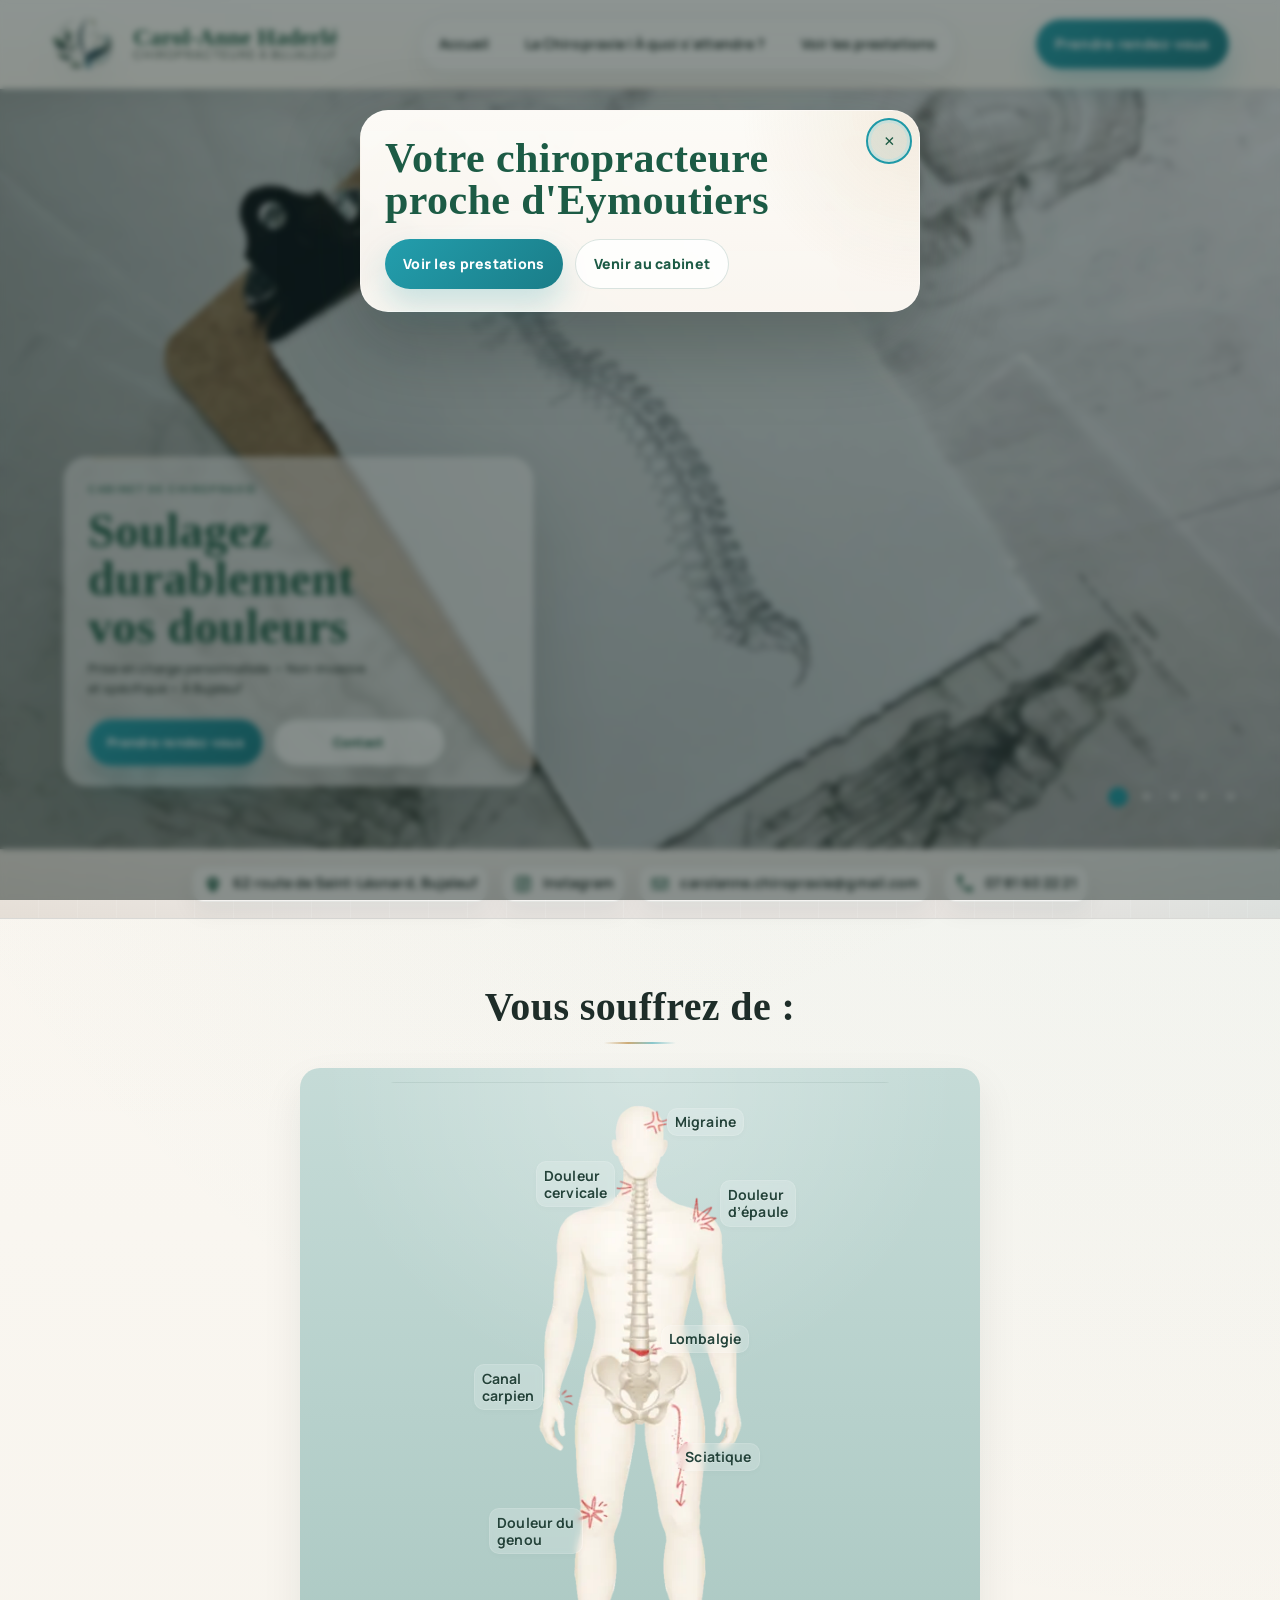
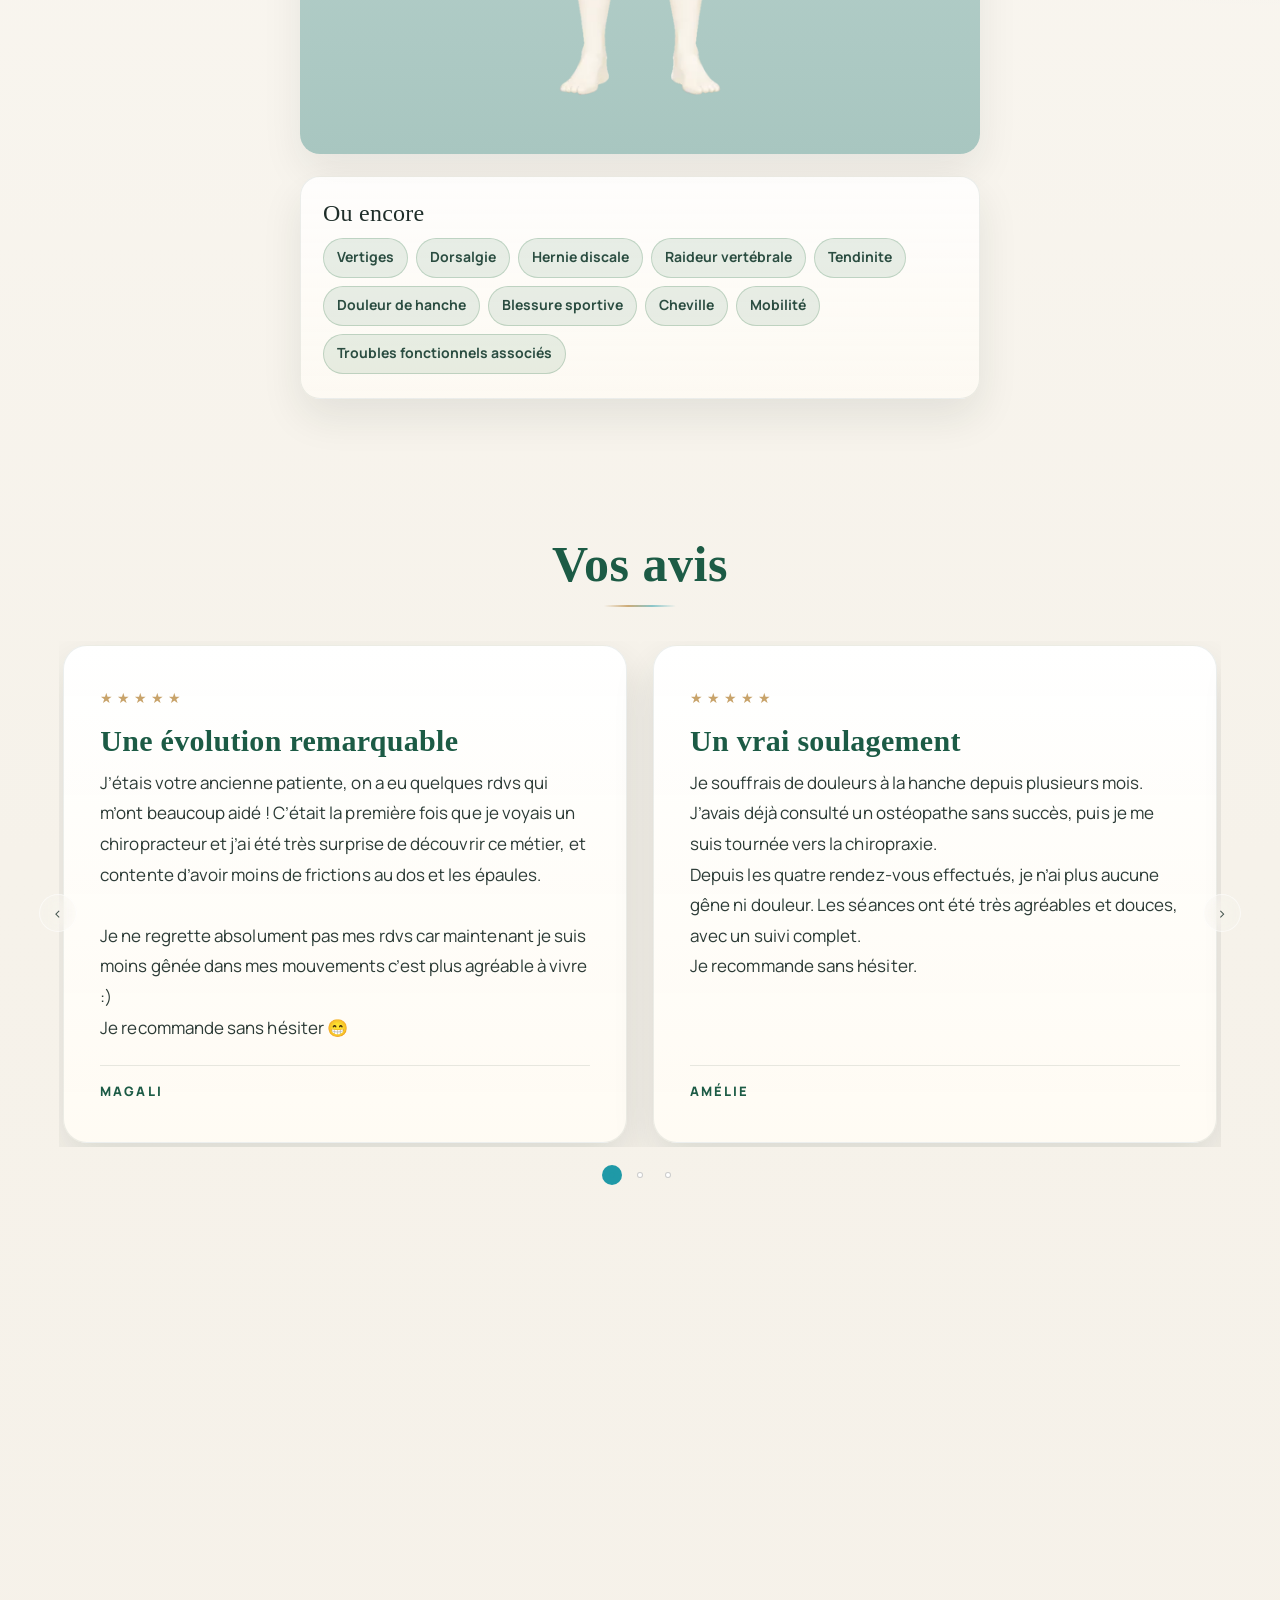
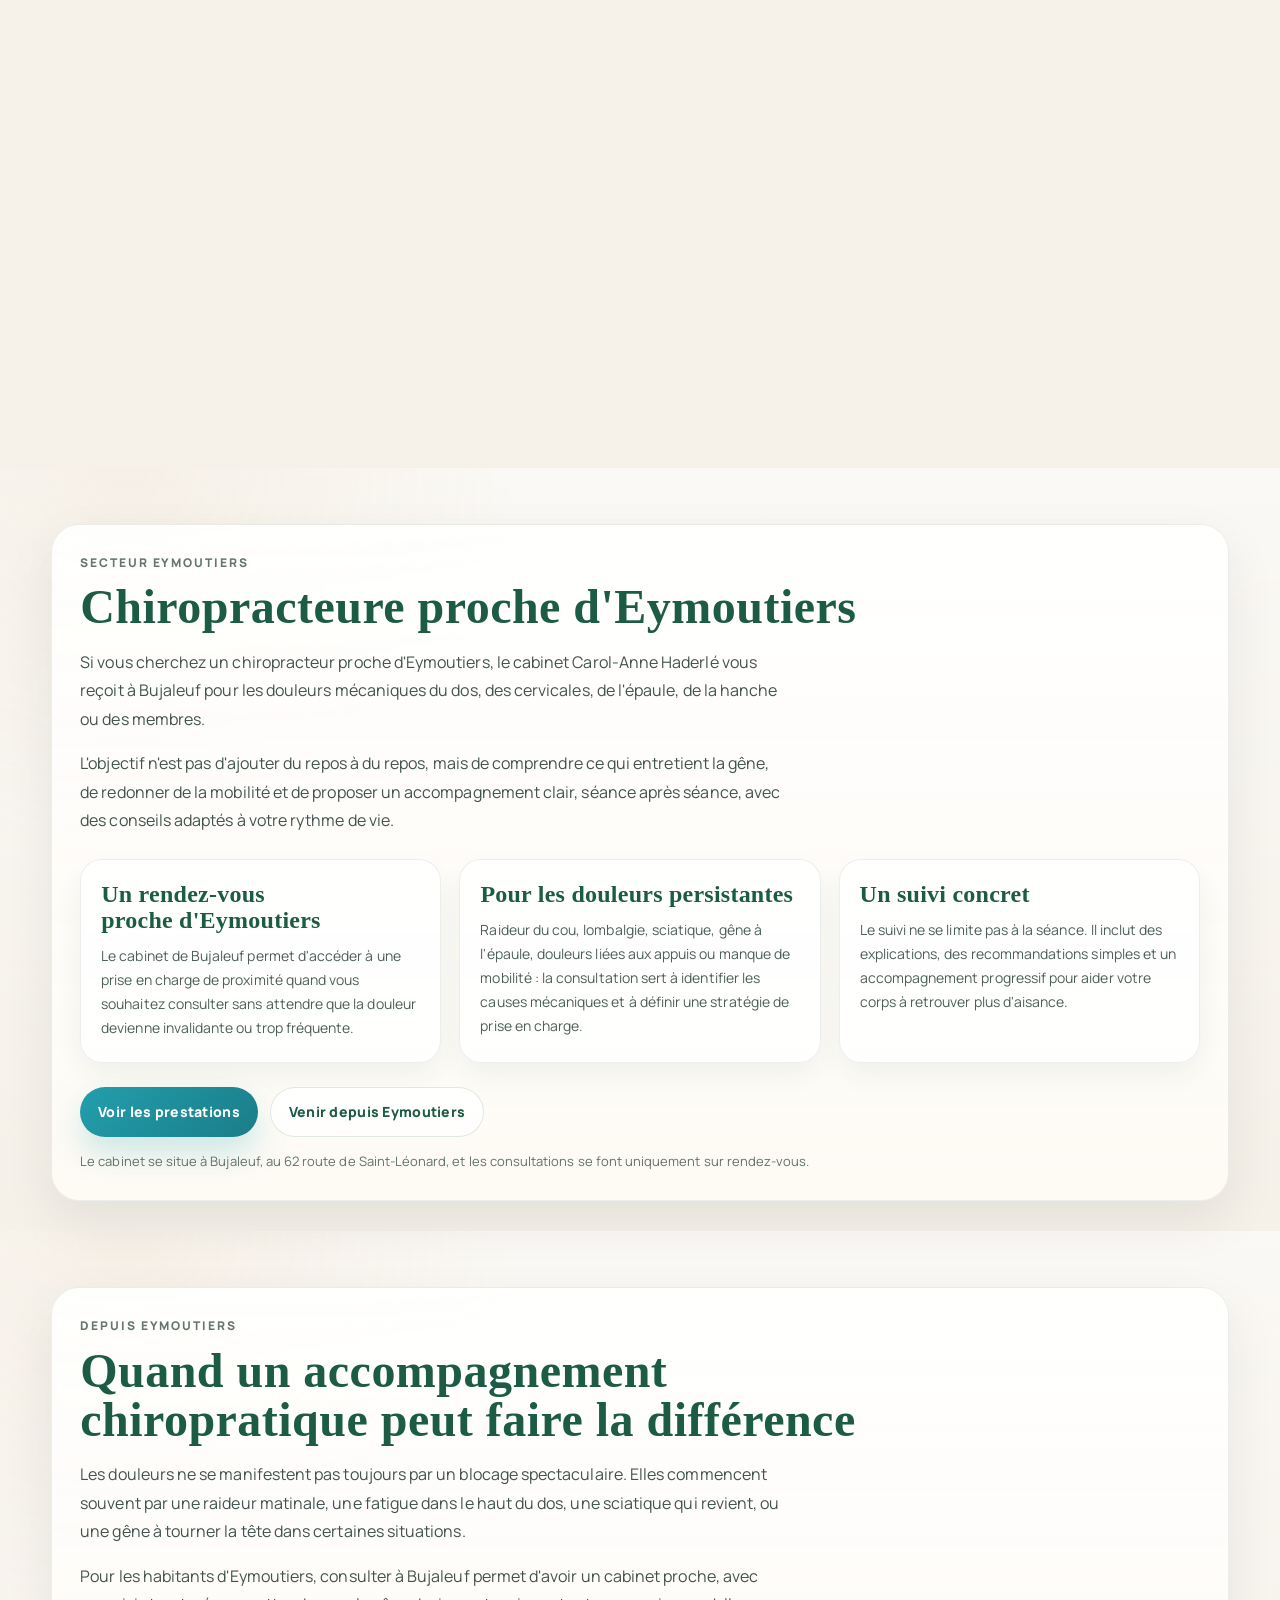
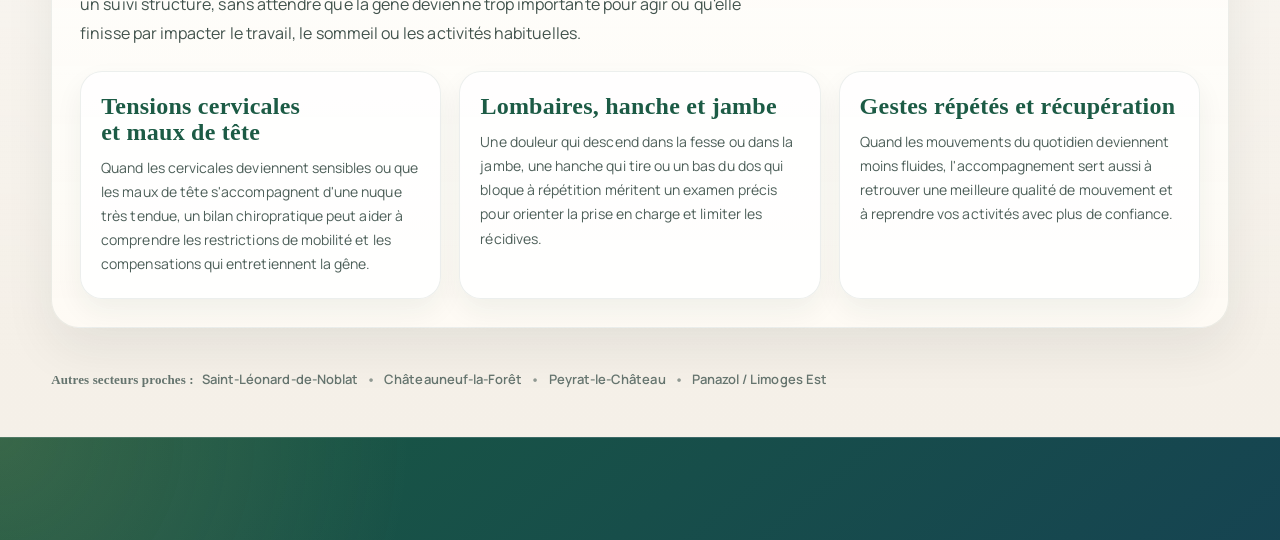
<file: Site Laly/chiropracteur-proche-eymoutiers.html>
﻿<!doctype html>
<html lang="fr">
<head>
  <meta charset="utf-8" />
  <meta name="viewport" content="width=device-width, initial-scale=1" />

  <title>Chiropracteur proche d'Eymoutiers | Carol-Anne Haderlé à Bujaleuf</title>
  <meta name="description" content="Vous recherchez un chiropracteur proche d'Eymoutiers ? Le cabinet de Carol-Anne Haderlé à Bujaleuf accompagne les douleurs de dos, tensions cervicales, sciatiques et gênes articulaires sur rendez-vous." />
  <meta name="robots" content="index,follow" />
  <meta name="google-site-verification" content="gKrpFN4nLu-nKXX74mPhYxNePAkkQWxK-2MVJ1E7urk" />
  <meta name="theme-color" content="#1E6B3A" />
  <meta property="og:locale" content="fr_FR" />
  <meta property="og:type" content="website" />
  <meta property="og:title" content="Chiropracteur proche d'Eymoutiers | Carol-Anne Haderlé à Bujaleuf" />
  <meta property="og:description" content="Cabinet de chiropraxie à Bujaleuf, proche d'Eymoutiers, pour les douleurs de dos, tensions cervicales et sciatiques." />
  <meta property="og:url" content="https://www.carol-anne-chiropraxie.fr/chiropracteur-proche-eymoutiers.html" />
  <link rel="canonical" href="https://www.carol-anne-chiropraxie.fr/chiropracteur-proche-eymoutiers.html" />

  <link rel="icon" href="favicon.ico" sizes="any">
  <link rel="icon" type="image/png" sizes="32x32" href="favicon-32x32.png">
  <link rel="apple-touch-icon" href="apple-touch-icon.png">
  <link rel="preload" href="assets/fonts/manrope-latin.woff2" as="font" type="font/woff2" crossorigin>
  <link rel="preload" as="image" href="assets/img/hero-chiro-1-1280.webp" imagesrcset="assets/img/hero-chiro-1-768.webp 640w, assets/img/hero-chiro-1-1280.webp 900w, assets/img/hero-chiro-1.webp 1170w" imagesizes="100vw" fetchpriority="high" type="image/webp">
  <link rel="stylesheet" href="assets/css/fonts.min.css" />

  <!-- LocalBusiness schema -->
  <script type="application/ld+json">
  {
    "@context":"https://schema.org",
    "@type":"LocalBusiness",
    "name":"Cabinet Carol-Anne Haderlé",
    "address":{
      "@type":"PostalAddress",
      "streetAddress":"62 route de Saint-Léonard",
      "addressLocality":"Bujaleuf",
      "addressCountry":"FR"
    },
    "url":"https://www.carol-anne-chiropraxie.fr/chiropracteur-proche-eymoutiers.html",
    "areaServed":"Eymoutiers",
    "description":"Cabinet de chiropraxie à Bujaleuf, proche d'Eymoutiers, pour les douleurs du dos, les tensions cervicales et les gênes articulaires.",
    "telephone":"+33781602221"
  }
  </script>

  <!-- Font Awesome (icônes) -->
  <!-- CSS -->
  <link rel="stylesheet" href="assets/css/home.min.css" />
  <link rel="stylesheet" href="assets/css/hero-nav-fix.css?v=20260404-hero" />
  <link rel="stylesheet" href="assets/css/local-page.css" />

  <!-- JS header (burger) -->
  <script src="assets/js/site.min.js" defer></script>
  <script src="assets/js/header.min.js" defer></script>
</head>

<body class="home page-local">
  <a class="siteSkipLink" href="#main-content">Aller au contenu principal</a>
  <div class="local-popup" data-local-popup hidden>
    <div class="local-popup__backdrop" data-local-popup-backdrop></div>
    <div class="local-popup__dialog" role="dialog" aria-modal="true" aria-labelledby="local-popup-title">
      <button class="local-popup__close" type="button" aria-label="Fermer" data-local-popup-close>&times;</button>
      <h2 class="local-popup__title" id="local-popup-title">Votre chiropracteure proche d'Eymoutiers</h2>
      <div class="local-popup__actions">
        <a class="local-popup__btn local-popup__btn--primary" href="prestations.html">Voir les prestations</a>
        <a class="local-popup__btn local-popup__btn--ghost" href="https://www.google.com/maps/dir/?api=1&destination=62+route+de+Saint-Leonard+Bujaleuf" target="_blank" rel="noopener">Venir au cabinet</a>
      </div>
    </div>
  </div>
  <svg class="visually-hidden" aria-hidden="true" focusable="false">
    <symbol id="icon-phone" viewBox="0 0 24 24">
      <path d="M6.6 10.8a15.5 15.5 0 0 0 6.6 6.6l2.2-2.2c.3-.3.8-.4 1.2-.3 1 .3 2 .4 3 .4.7 0 1.2.5 1.2 1.2V20c0 .7-.5 1.2-1.2 1.2C10.8 21.2 2.8 13.2 2.8 3.4c0-.7.5-1.2 1.2-1.2h3.5c.7 0 1.2.5 1.2 1.2 0 1 .1 2 .4 3 .1.4 0 .8-.3 1.2l-2.2 2.2Z"></path>
    </symbol>
    <symbol id="icon-envelope" viewBox="0 0 24 24">
      <path d="M3.8 5.5h16.4c.9 0 1.6.7 1.6 1.6v9.8c0 .9-.7 1.6-1.6 1.6H3.8c-.9 0-1.6-.7-1.6-1.6V7.1c0-.9.7-1.6 1.6-1.6Zm0 2.1v.2l8.2 5.4 8.2-5.4v-.2H3.8Zm16.4 8.8V10l-7.8 5.1c-.3.2-.8.2-1.1 0L3.8 10v6.4h16.4Z"></path>
    </symbol>
    <symbol id="icon-pin" viewBox="0 0 24 24">
      <path d="M12 22c-.3 0-.6-.1-.8-.4C7.1 16.7 5 13.9 5 10.7 5 6.9 8.1 4 12 4s7 2.9 7 6.7c0 3.2-2.1 6-6.2 10.9-.2.2-.5.4-.8.4Zm0-9.1a2.6 2.6 0 1 0 0-5.2 2.6 2.6 0 0 0 0 5.2Z"></path>
    </symbol>
    <symbol id="icon-instagram" viewBox="0 0 24 24">
      <path d="M7.2 2.8h9.6c2.4 0 4.4 2 4.4 4.4v9.6c0 2.4-2 4.4-4.4 4.4H7.2a4.4 4.4 0 0 1-4.4-4.4V7.2c0-2.4 2-4.4 4.4-4.4Zm0 1.9A2.5 2.5 0 0 0 4.7 7.2v9.6a2.5 2.5 0 0 0 2.5 2.5h9.6a2.5 2.5 0 0 0 2.5-2.5V7.2a2.5 2.5 0 0 0-2.5-2.5H7.2Zm10.2 1.4a1.1 1.1 0 1 1 0 2.2 1.1 1.1 0 0 1 0-2.2ZM12 7.3a4.7 4.7 0 1 1 0 9.4 4.7 4.7 0 0 1 0-9.4Zm0 1.9a2.8 2.8 0 1 0 0 5.6 2.8 2.8 0 0 0 0-5.6Z"></path>
    </symbol>
  </svg>

  <!-- HEADER -->
  <header class="siteHeader">
    <div class="siteHeader__inner">

      <a class="siteHeader__brand" href="index.html">
        <picture>
          <source type="image/webp" srcset="assets/img/logo-68.webp 68w, assets/img/logo-136.webp 136w, assets/img/logo.webp 165w" sizes="(max-width: 520px) 48px, (max-width: 700px) 52px, 68px">
          <img class="siteHeader__logo" src="assets/img/logo-68.png" srcset="assets/img/logo-68.png 68w, assets/img/logo.png 165w" sizes="(max-width: 520px) 48px, (max-width: 700px) 52px, 68px" alt="Logo Cabinet" width="165" height="123" decoding="async">
        </picture>
        <span class="siteHeader__brandText">
          <strong class="siteHeader__brandName">
            Carol-Anne Haderlé
          </strong>
          <span class="siteHeader__brandRole">
            Chiropracteure à Bujaleuf
          </span>
        </span>
      </a>

      <!-- Burger (mobile) -->
      <button class="siteHeader__burger"
              type="button"
              aria-label="Ouvrir le menu"
              aria-expanded="false"
              aria-controls="mobileNav">
        <span class="siteHeader__burgerLines" aria-hidden="true"></span>
      </button>

      <nav class="siteNav" id="mobileNav" aria-label="Navigation principale">
        <a href="index.html">Accueil</a>
        <a href="chiropraxie.html">La Chiropraxie | À quoi s'attendre ?</a>
        <a href="prestations.html">Voir les prestations</a>
      </nav>

      <a class="siteHeader__cta"
         href="https://www.doctolib.fr/chiropracteur/bujaleuf/carol-anne-haderle?pid=practice-802873&source=profile"
         target="_blank" rel="noopener">
        Prendre rendez-vous
      </a>
    </div>
  </header>

  <!-- HERO -->
  <section class="hero" aria-label="Introduction" data-hero-slider>
    <div class="hero__media" aria-hidden="true">
      <picture class="hero__slide is-active">
        <source
          type="image/webp"
          srcset="assets/img/hero-chiro-1-768.webp 640w, assets/img/hero-chiro-1-1280.webp 900w, assets/img/hero-chiro-1.webp 1170w"
          sizes="100vw">
        <img class="hero__image" src="assets/img/hero-chiro-1-1280.jpg" srcset="assets/img/hero-chiro-1-768.jpg 640w, assets/img/hero-chiro-1-1280.jpg 900w, assets/img/hero-chiro-1.jpg 1170w" sizes="100vw" alt="" width="1170" height="658" fetchpriority="high" decoding="async">
      </picture>

      <picture class="hero__slide">
        <source
          type="image/webp"
          srcset="assets/img/hero-chiro-2-768.webp 640w, assets/img/hero-chiro-2-1280.webp 900w, assets/img/hero-chiro-2.webp 1170w"
          sizes="100vw">
        <img class="hero__image" src="assets/img/hero-chiro-2-1280.jpg" srcset="assets/img/hero-chiro-2-768.jpg 640w, assets/img/hero-chiro-2-1280.jpg 900w, assets/img/hero-chiro-2.jpg 1170w" sizes="100vw" alt="" width="1170" height="658" loading="lazy" decoding="async">
      </picture>

      <picture class="hero__slide">
        <source
          type="image/webp"
          srcset="assets/img/hero-chiro-3-768.webp 640w, assets/img/hero-chiro-3-1280.webp 900w, assets/img/hero-chiro-3.webp 1170w"
          sizes="100vw">
        <img class="hero__image" src="assets/img/hero-chiro-3-1280.jpg" srcset="assets/img/hero-chiro-3-768.jpg 640w, assets/img/hero-chiro-3-1280.jpg 900w, assets/img/hero-chiro-3.jpg 1170w" sizes="100vw" alt="" width="1170" height="658" loading="lazy" decoding="async">
      </picture>

      <picture class="hero__slide">
        <source
          type="image/webp"
          srcset="assets/img/hero-chiro-4-768.webp 640w, assets/img/hero-chiro-4-1280.webp 900w, assets/img/hero-chiro-4.webp 1170w"
          sizes="100vw">
        <img class="hero__image" src="assets/img/hero-chiro-4-1280.jpg" srcset="assets/img/hero-chiro-4-768.jpg 640w, assets/img/hero-chiro-4-1280.jpg 900w, assets/img/hero-chiro-4.jpg 1170w" sizes="100vw" alt="" width="1170" height="658" loading="lazy" decoding="async">
      </picture>

      <picture class="hero__slide">
        <source
          type="image/webp"
          srcset="assets/img/hero-chiro-5-768.webp 640w, assets/img/hero-chiro-5-1280.webp 900w, assets/img/hero-chiro-5.webp 1170w"
          sizes="100vw">
        <img class="hero__image" src="assets/img/hero-chiro-5-1280.jpg" srcset="assets/img/hero-chiro-5-768.jpg 640w, assets/img/hero-chiro-5-1280.jpg 900w, assets/img/hero-chiro-5.jpg 1170w" sizes="100vw" alt="" width="1170" height="658" loading="lazy" decoding="async">
      </picture>
    </div>

    <div class="hero__dots" role="group" aria-label="Navigation du diaporama">
      <button class="hero__dot is-active" type="button" aria-label="Afficher l'image 1" aria-pressed="true"></button>
      <button class="hero__dot" type="button" aria-label="Afficher l'image 2" aria-pressed="false"></button>
      <button class="hero__dot" type="button" aria-label="Afficher l'image 3" aria-pressed="false"></button>
      <button class="hero__dot" type="button" aria-label="Afficher l'image 4" aria-pressed="false"></button>
      <button class="hero__dot" type="button" aria-label="Afficher l'image 5" aria-pressed="false"></button>
    </div>

    <div class="hero-badge">
      <p class="hero-badge__kicker">CABINET DE CHIROPRAXIE</p>
      <p class="hero-badge__title">Soulagez durablement vos douleurs</p>
      <p class="hero-badge__text">
        Prise en charge personnalisée • Non-invasive et spécifique • À Bujaleuf
      </p>

      <div class="hero-badge__actions" data-contact-widget>
        <a class="hero-badge__btn" href="prestations.html">Prendre rendez-vous</a>

        <button
          class="hero-badge__link hero-contact-trigger js-contact-trigger"
          type="button"
          aria-expanded="false"
          aria-haspopup="dialog"
          aria-controls="heroContactPanel">
          Contact
        </button>

        <div class="hero-contact-panel js-contact-panel" id="heroContactPanel" role="dialog" aria-label="Coordonnées du cabinet" hidden inert>
          <button class="hero-contact-close js-contact-close" type="button" aria-label="Fermer">&times;</button>

          <div class="hero-contact-content">
            <a href="tel:+33781602221">
              <svg class="icon" aria-hidden="true"><use href="#icon-phone"></use></svg>
              <span>07 81 60 22 21</span>
            </a>

            <a href="mailto:carolanne.chiropraxie@gmail.com">
              <svg class="icon" aria-hidden="true"><use href="#icon-envelope"></use></svg>
              <span>carolanne.chiropraxie@gmail.com</span>
            </a>

            <a href="https://www.google.com/maps/dir/?api=1&destination=62+route+de+Saint-Leonard+Bujaleuf"
               target="_blank" rel="noopener">
              <svg class="icon" aria-hidden="true"><use href="#icon-pin"></use></svg>
              <span>Venir au cabinet</span>
            </a>

            <a href="https://www.instagram.com/carolanne.chiropraxie/"
               target="_blank" rel="noopener">
              <svg class="icon" aria-hidden="true"><use href="#icon-instagram"></use></svg>
              <span>Instagram</span>
            </a>
          </div>
        </div>

      </div>

    </div>
  </section>

  <!-- BANDE CONTACT (normale, pas le popup) -->
  <section class="contact-band" id="contact" aria-label="Informations de contact">
  <div class="container contact-band__inner">

    <!-- Adresse -->
    <a class="contact-item"
       href="https://www.google.com/maps/dir/?api=1&destination=62+route+de+Saint-Leonard+Bujaleuf"
       target="_blank" rel="noopener">
      <svg class="icon" aria-hidden="true"><use href="#icon-pin"></use></svg>
      <span>62 route de Saint-Léonard, Bujaleuf</span>
    </a>

    <a class="contact-item"
   href="https://www.instagram.com/carolanne.chiropraxie/"
   target="_blank"
   rel="noopener">
   <svg class="icon" aria-hidden="true"><use href="#icon-instagram"></use></svg>
   <span>Instagram</span>
    </a>

    <!-- Email -->
    <a class="contact-item"
       href="mailto:carolanne.chiropraxie@gmail.com">
      <svg class="icon" aria-hidden="true"><use href="#icon-envelope"></use></svg>
      <span>carolanne.chiropraxie@gmail.com</span>
    </a>

    <!-- Téléphone -->
    <a class="contact-item"
       href="tel:+33781602221">
      <svg class="icon" aria-hidden="true"><use href="#icon-phone"></use></svg>
      <span>07 81 60 22 21</span>
    </a>

  </div>
</section>

  <main class="siteMain" id="main-content" tabindex="-1">

    <!-- ZONES TRAITEES INTERACTIVES -->
    <section class="bodymap" id="zones-traitees" aria-labelledby="bodymap-title-main">
      <div class="bodymap__inner">
        <header class="bodymap__head">
          <h2 class="bodymap__title" id="bodymap-title-main">Vous souffrez de :</h2>

        </header>

        <div class="bodymap__layout" data-bodymap>
          <div class="bodymap__figure">
            <div class="bodymap__canvas">
              <picture>
              <source type="image/webp" srcset="assets/img/schema-corps-600.webp 600w, assets/img/schema-corps-750.webp 750w, assets/img/schema-corps-900.webp 900w, assets/img/schema-corps.webp 1024w" sizes="(max-width: 420px) 344px, (max-width: 768px) 360px, (max-width: 1023px) 500px, 540px">
              <img
                class="bodymap__image"
                src="assets/img/schema-corps-600.jpg"
                srcset="assets/img/schema-corps-600.jpg 600w, assets/img/schema-corps-750.jpg 750w, assets/img/schema-corps-900.jpg 900w, assets/img/schema-corps.jpg 1024w"
                sizes="(max-width: 420px) 344px, (max-width: 768px) 360px, (max-width: 1023px) 500px, 540px"
                alt="Schéma du corps avec zones de douleurs fréquentes"
                width="1024"
                height="1536"
                loading="lazy"
                decoding="async" />
            </picture>
            <button class="bodymap__tag bodymap__tag--migraines" type="button"
                    data-title="Migraine"
                    data-text="Le travail cervical et crânio-mandibulaire peut réduire certaines tensions mécaniques associées aux migraines et céphalées.">
              Migraine
            </button>

            <button class="bodymap__tag bodymap__tag--cervicale" type="button"
                    data-title="Douleur cervicale"
                    data-text="La chiropraxie vise à restaurer la mobilité du rachis cervical et à diminuer les tensions musculaires responsables des blocages.">
              Douleur<br>cervicale
            </button>

            <button class="bodymap__tag bodymap__tag--epaule" type="button"
                    data-title="Douleur d’épaule"
                    data-text="La prise en charge de l’épaule tient compte de la posture, des cervicales et de la cage thoracique pour réduire les compensations.">
              Douleur <br>d’épaule
            </button>

            <button class="bodymap__tag bodymap__tag--lombalgie" type="button"
                    data-title="Lombalgie"
                    data-text="Pour les douleurs lombaires, l’objectif est de réduire l’irritation mécanique, améliorer la stabilité et prévenir les récidives.">
              Lombalgie
            </button>

            <button class="bodymap__tag bodymap__tag--carpien" type="button"
                    data-title="Canal carpien"
                    data-text="Une évaluation du membre supérieur et du rachis cervical peut aider à mieux gérer les douleurs, fourmillements et pertes de force.">
              Canal <br>carpien
            </button>

            <button class="bodymap__tag bodymap__tag--genoux" type="button"
                    data-title="Douleur du genou"
                    data-text="L’analyse du genou inclut aussi cheville, hanche et bassin afin de corriger les appuis et limiter les contraintes.">
              Douleur du<br>genou
            </button>

            <button class="bodymap__tag bodymap__tag--sciatique" type="button"
                    data-title="Sciatique"
                    data-text="En cas de douleur irradiant dans la jambe, la prise en charge vise à diminuer la compression/irritation et à restaurer la mobilité lombaire.">
              Sciatique
            </button>
            </div>
          </div>
          <section class="bodymap__locker" aria-labelledby="bodymap-locker-title">
            <p class="bodymap__lockerTitle" id="bodymap-locker-title">Ou encore</p>
            <ul class="bodymap__lockerList">
              <li class="bodymap__lockerItem">
                <button class="bodymap__lockerBtn" type="button"
                        data-title="Vertiges"
                        data-text="Un bilan global permet d’identifier les restrictions cervicales ou posturales pouvant entretenir des sensations vertigineuses.">
                  Vertiges
                </button>
              </li>
              <li class="bodymap__lockerItem">
                <button class="bodymap__lockerBtn" type="button"
                        data-title="Dorsalgie"
                        data-text="La dorsalgie est souvent liée à une raideur thoracique, une posture prolongée ou des compensations. La prise en charge vise à redonner de la mobilité, détendre les tensions et améliorer le confort au quotidien.">
                  Dorsalgie
                </button>
              </li>
              <li class="bodymap__lockerItem">
                <button class="bodymap__lockerBtn" type="button"
                        data-title="Hernie discale"
                        data-text="En cas de hernie discale, le suivi est adapté et progressif. L’objectif est de réduire les contraintes mécaniques, améliorer la mobilité et accompagner le retour aux activités en sécurité.">
                  Hernie discale
                </button>
              </li>
              <li class="bodymap__lockerItem">
                <button class="bodymap__lockerBtn" type="button"
                        data-title="Raideur vertébrale"
                        data-text="Les ajustements et mobilisations améliorent l’amplitude articulaire et la qualité du mouvement, avec un plan d’exercices simple.">
                  Raideur vertébrale
                </button>
              </li>
              <li class="bodymap__lockerItem">
                <button class="bodymap__lockerBtn" type="button"
                        data-title="Tendinite"
                        data-text="La chiropraxie agit sur les chaînes de compensation articulaires et musculaires pour décharger la zone tendineuse irritée. On va aussi prescrire des exo pour accélérer la régénération des fibres musculaires">
                  Tendinite
                </button>
              </li>
              <li class="bodymap__lockerItem">
                <button class="bodymap__lockerBtn" type="button"
                        data-title="Douleur de hanche"
                        data-text="Le bassin, la colonne et la chaîne inférieure sont ajustés ensemble pour réduire les surcharges sur la hanche.">
                  Douleur de hanche
                </button>
              </li>
              <li class="bodymap__lockerItem">
                <button class="bodymap__lockerBtn" type="button"
                        data-title="Blessure sportive"
                        data-text="Objectif : récupérer plus vite, optimiser la mobilité et prévenir les récidives grâce à un suivi adapté à votre pratique.">
                  Blessure sportive
                </button>
              </li>
              <li class="bodymap__lockerItem">
                <button class="bodymap__lockerBtn" type="button"
                        data-title="Cheville"
                        data-text="Une cheville limitée peut impacter toute la posture. Le traitement vise à retrouver stabilité, mobilité et confiance en appui.">
                  Cheville
                </button>
              </li>
              <li class="bodymap__lockerItem">
                <button class="bodymap__lockerBtn" type="button"
                        data-title="Mobilité"
                        data-text="Au-delà de la douleur, la chiropraxie aide à retrouver de l’aisance dans les gestes du quotidien et une meilleure qualité de mouvement.">
                  Mobilité
                </button>
              </li>
              <li class="bodymap__lockerItem">
                <button class="bodymap__lockerBtn" type="button"
                        data-title="Troubles fonctionnels associés"
                        data-text="La chiropraxie peut aussi accompagner certains troubles fonctionnels associés, notamment le stress et les troubles du sommeil, en aidant le corps à mieux récupérer et à retrouver un meilleur équilibre global.">
                  Troubles fonctionnels associés
                </button>
              </li>
            </ul>
            <div class="bodymap__lockerPanel" id="bodymap-locker-panel" data-bodymap-locker-panel hidden aria-hidden="true">
              <p class="bodymap__eyebrow">Indication fréquente</p>
              <h3 class="bodymap__panelTitle" data-bodymap-locker-title>Sélectionnez un motif</h3>
              <p class="bodymap__panelText" data-bodymap-locker-text>Cliquez sur un élément du casier pour afficher les informations.</p>
            </div>
          </section>
        </div>
      </div>
    </section>

    <!-- AVIS -->
    <section class="avis" aria-labelledby="avis-title">
      <div class="avis__inner">
        <header class="avis__head">
          <h2 class="avis__title" id="avis-title">Vos avis</h2>
        </header>

        <div class="avis__wrap">
          <button class="avis__nav avis__nav--prev" type="button" aria-label="Avis précédent">‹</button>
          <button class="avis__nav avis__nav--next" type="button" aria-label="Avis suivant">›</button>

          <div class="avis__viewport" tabindex="0">
            <div class="avis__track" role="list">
              <article class="avis__card" role="listitem">
                <div class="avis__stars" aria-label="5 étoiles">★★★★★</div>
                <h3 class="avis__quote">Une évolution remarquable</h3>
                <p class="avis__text">
                  J’étais votre ancienne patiente, on a eu quelques rdvs qui m’ont beaucoup aidé ! C’était la première fois que je voyais un chiropracteur et j’ai été très surprise de découvrir ce métier, et contente d’avoir moins de frictions au dos et les épaules.
                 <br> <br>
               Je ne regrette absolument pas mes rdvs car maintenant je suis moins gênée dans mes mouvements c’est plus agréable à vivre :)
               <br>Je recommande sans hésiter 😁
                </p>
                <p class="avis__name">Magali</p>
              </article>

              <article class="avis__card" role="listitem">
                <div class="avis__stars" aria-label="5 étoiles">★★★★★</div>
                <h3 class="avis__quote">Un vrai soulagement</h3>
                <p class="avis__text">
                Je souffrais de douleurs à la hanche depuis plusieurs mois. J’avais déjà consulté un ostéopathe sans succès, puis je me suis tournée vers la chiropraxie.<br>
                Depuis les quatre rendez-vous effectués, je n’ai plus aucune gêne ni douleur. Les séances ont été très agréables et douces, avec un suivi complet.<br>
                Je recommande sans hésiter.
                </p>
                <p class="avis__name">Amélie</p>
              </article>

              <article class="avis__card" role="listitem">
                <div class="avis__stars" aria-label="5 étoiles">★★★★★</div>
                <h3 class="avis__quote">Excellente expérience</h3>
                <p class="avis__text">
                J’ai régulièrement des tensions aux cervicales. Un grand merci à Carol-Anne pour ses séances, son écoute et son professionnalisme. J’ai ressenti rapidement les bienfaits, avec moins de tensions et moins de douleurs.
                </p>
                <p class="avis__name">Alexandra</p>
              </article>
            </div>
          </div>

          <div class="avis__dots" role="group" aria-label="Navigation des avis"></div>
        </div>
      </div>
    </section>

    <!-- MAP -->
    <section class="map-section" id="acces">
      <div class="map-wrapper">
        <iframe
          src="https://www.google.com/maps?q=62+route+de+Saint-Leonard+Bujaleuf&output=embed"
          title="Localisation du cabinet sur Google Maps"
          loading="lazy"
          allowfullscreen
          referrerpolicy="no-referrer-when-downgrade">
        </iframe>
      </div>

      <div class="map-section__cta">
        <a href="https://www.google.com/maps/dir/?api=1&destination=62+route+de+Saint-Leonard+Bujaleuf"
           target="_blank" rel="noopener">
          CLIQUEZ ICI POUR VENIR AU CABINET
        </a>
      </div>
    </section>

    <section class="local-intro" aria-labelledby="local-intro-title">
      <div class="local-intro__inner">
        <div class="local-intro__surface">
          <p class="local-intro__eyebrow">Secteur Eymoutiers</p>
          <h1 class="local-intro__title" id="local-intro-title">Chiropracteure proche d'Eymoutiers</h1>
          <p class="local-intro__lead">Si vous cherchez un chiropracteur proche d'Eymoutiers, le cabinet Carol-Anne Haderlé vous reçoit à Bujaleuf pour les douleurs mécaniques du dos, des cervicales, de l'épaule, de la hanche ou des membres.</p>
          <p class="local-intro__lead">L'objectif n'est pas d'ajouter du repos à du repos, mais de comprendre ce qui entretient la gêne, de redonner de la mobilité et de proposer un accompagnement clair, séance après séance, avec des conseils adaptés à votre rythme de vie.</p>
          <div class="local-intro__grid">
            <article class="local-intro__card">
              <h3>Un rendez-vous proche d'Eymoutiers</h3>
              <p>Le cabinet de Bujaleuf permet d'accéder à une prise en charge de proximité quand vous souhaitez consulter sans attendre que la douleur devienne invalidante ou trop fréquente.</p>
            </article>
            <article class="local-intro__card">
              <h3>Pour les douleurs persistantes</h3>
              <p>Raideur du cou, lombalgie, sciatique, gêne à l'épaule, douleurs liées aux appuis ou manque de mobilité : la consultation sert à identifier les causes mécaniques et à définir une stratégie de prise en charge.</p>
            </article>
            <article class="local-intro__card">
              <h3>Un suivi concret</h3>
              <p>Le suivi ne se limite pas à la séance. Il inclut des explications, des recommandations simples et un accompagnement progressif pour aider votre corps à retrouver plus d'aisance.</p>
            </article>
          </div>
          <div class="local-intro__actions">
            <a class="local-intro__btn local-intro__btn--primary" href="prestations.html">Voir les prestations</a>
            <a class="local-intro__btn local-intro__btn--ghost" href="https://www.google.com/maps/dir/?api=1&destination=62+route+de+Saint-Leonard+Bujaleuf" target="_blank" rel="noopener">Venir depuis Eymoutiers</a>
          </div>
          <p class="local-intro__note">Le cabinet se situe à Bujaleuf, au 62 route de Saint-Léonard, et les consultations se font uniquement sur rendez-vous.</p>
        </div>
      </div>
    </section>

    <section class="local-intro" aria-labelledby="local-area-title">
      <div class="local-intro__inner">
        <div class="local-intro__surface">
          <p class="local-intro__eyebrow">Depuis Eymoutiers</p>
          <h2 class="local-intro__title" id="local-area-title">Quand un accompagnement chiropratique peut faire la différence</h2>
          <p class="local-intro__lead">Les douleurs ne se manifestent pas toujours par un blocage spectaculaire. Elles commencent souvent par une raideur matinale, une fatigue dans le haut du dos, une sciatique qui revient, ou une gêne à tourner la tête dans certaines situations.</p>
          <p class="local-intro__lead">Pour les habitants d'Eymoutiers, consulter à Bujaleuf permet d'avoir un cabinet proche, avec un suivi structuré, sans attendre que la gêne devienne trop importante pour agir ou qu'elle finisse par impacter le travail, le sommeil ou les activités habituelles.</p>
          <div class="local-intro__grid">
            <article class="local-intro__card">
              <h3>Tensions cervicales et maux de tête</h3>
              <p>Quand les cervicales deviennent sensibles ou que les maux de tête s'accompagnent d'une nuque très tendue, un bilan chiropratique peut aider à comprendre les restrictions de mobilité et les compensations qui entretiennent la gêne.</p>
            </article>
            <article class="local-intro__card">
              <h3>Lombaires, hanche et jambe</h3>
              <p>Une douleur qui descend dans la fesse ou dans la jambe, une hanche qui tire ou un bas du dos qui bloque à répétition méritent un examen précis pour orienter la prise en charge et limiter les récidives.</p>
            </article>
            <article class="local-intro__card">
              <h3>Gestes répétés et récupération</h3>
              <p>Quand les mouvements du quotidien deviennent moins fluides, l'accompagnement sert aussi à retrouver une meilleure qualité de mouvement et à reprendre vos activités avec plus de confiance.</p>
            </article>
          </div>
        </div>
      </div>
    </section>

  <section class="local-links" aria-labelledby="local-links-title">
    <div class="local-links__inner">
      <h2 class="local-links__title" id="local-links-title">Autres secteurs proches :</h2>
      <ul class="local-links__list">
          <li><a href="chiropracteur-proche-saint-leonard-de-noblat.html">Saint-Léonard-de-Noblat</a></li>
          <li><a href="chiropracteur-proche-chateauneuf-la-foret.html">Châteauneuf-la-Forêt</a></li>
          <li><a href="chiropracteur-proche-peyrat-le-chateau.html">Peyrat-le-Château</a></li>
          <li><a href="chiropracteur-proche-panazol-limoges-est.html">Panazol / Limoges Est</a></li>
      </ul>
    </div>
  </section>
  </main>

  <footer class="siteFooter">
    <div class="siteFooter__inner">
      <p class="siteFooter__copy">© <span data-current-year></span> Cabinet Carol-Anne Haderlé</p>

      <div class="siteFooter__contacts">
        <a class="siteFooter__contact" href="mailto:carolanne.chiropraxie@gmail.com">
          <svg class="icon" aria-hidden="true"><use href="#icon-envelope"></use></svg>
          <span>carolanne.chiropraxie@gmail.com</span>
        </a>

        <a class="siteFooter__contact"
           href="https://www.instagram.com/carolanne.chiropraxie/"
           target="_blank"
           rel="noopener">
          <svg class="icon" aria-hidden="true"><use href="#icon-instagram"></use></svg>
          <span>@carolanne.chiropraxie</span>
        </a>

        <a class="siteFooter__contact" href="tel:+33781602221">
          <svg class="icon" aria-hidden="true"><use href="#icon-phone"></use></svg>
          <span>07 81 60 22 21</span>
        </a>
      </div>
    </div>
  </footer>

  <div class="floating-contact" data-contact-widget>
    <button
      class="floating-contact__trigger js-contact-trigger"
      type="button"
      aria-expanded="false"
      aria-haspopup="dialog"
      aria-controls="floatingContactPanel">
      <svg class="icon" aria-hidden="true"><use href="#icon-phone"></use></svg>
      <span>Contact</span>
    </button>

    <div class="floating-contact__panel js-contact-panel" id="floatingContactPanel" role="dialog" aria-label="Coordonnées du cabinet" hidden inert>
      <button class="floating-contact__close js-contact-close" type="button" aria-label="Fermer">&times;</button>

      <div class="floating-contact__content">
        <a href="tel:+33781602221">
          <svg class="icon" aria-hidden="true"><use href="#icon-phone"></use></svg>
          <span>07 81 60 22 21</span>
        </a>

        <a href="mailto:carolanne.chiropraxie@gmail.com">
          <svg class="icon" aria-hidden="true"><use href="#icon-envelope"></use></svg>
          <span>carolanne.chiropraxie@gmail.com</span>
        </a>

        <a href="https://www.google.com/maps/dir/?api=1&destination=62+route+de+Saint-Leonard+Bujaleuf"
           target="_blank" rel="noopener">
          <svg class="icon" aria-hidden="true"><use href="#icon-pin"></use></svg>
          <span>Venir au cabinet</span>
        </a>

        <a href="https://www.instagram.com/carolanne.chiropraxie/"
           target="_blank" rel="noopener">
          <svg class="icon" aria-hidden="true"><use href="#icon-instagram"></use></svg>
          <span>Instagram</span>
        </a>
      </div>
    </div>
  </div>

  <script src="assets/js/index.min.js" defer></script>
  <script src="assets/js/local-page.js" defer></script>
</body>
</html>
</file>
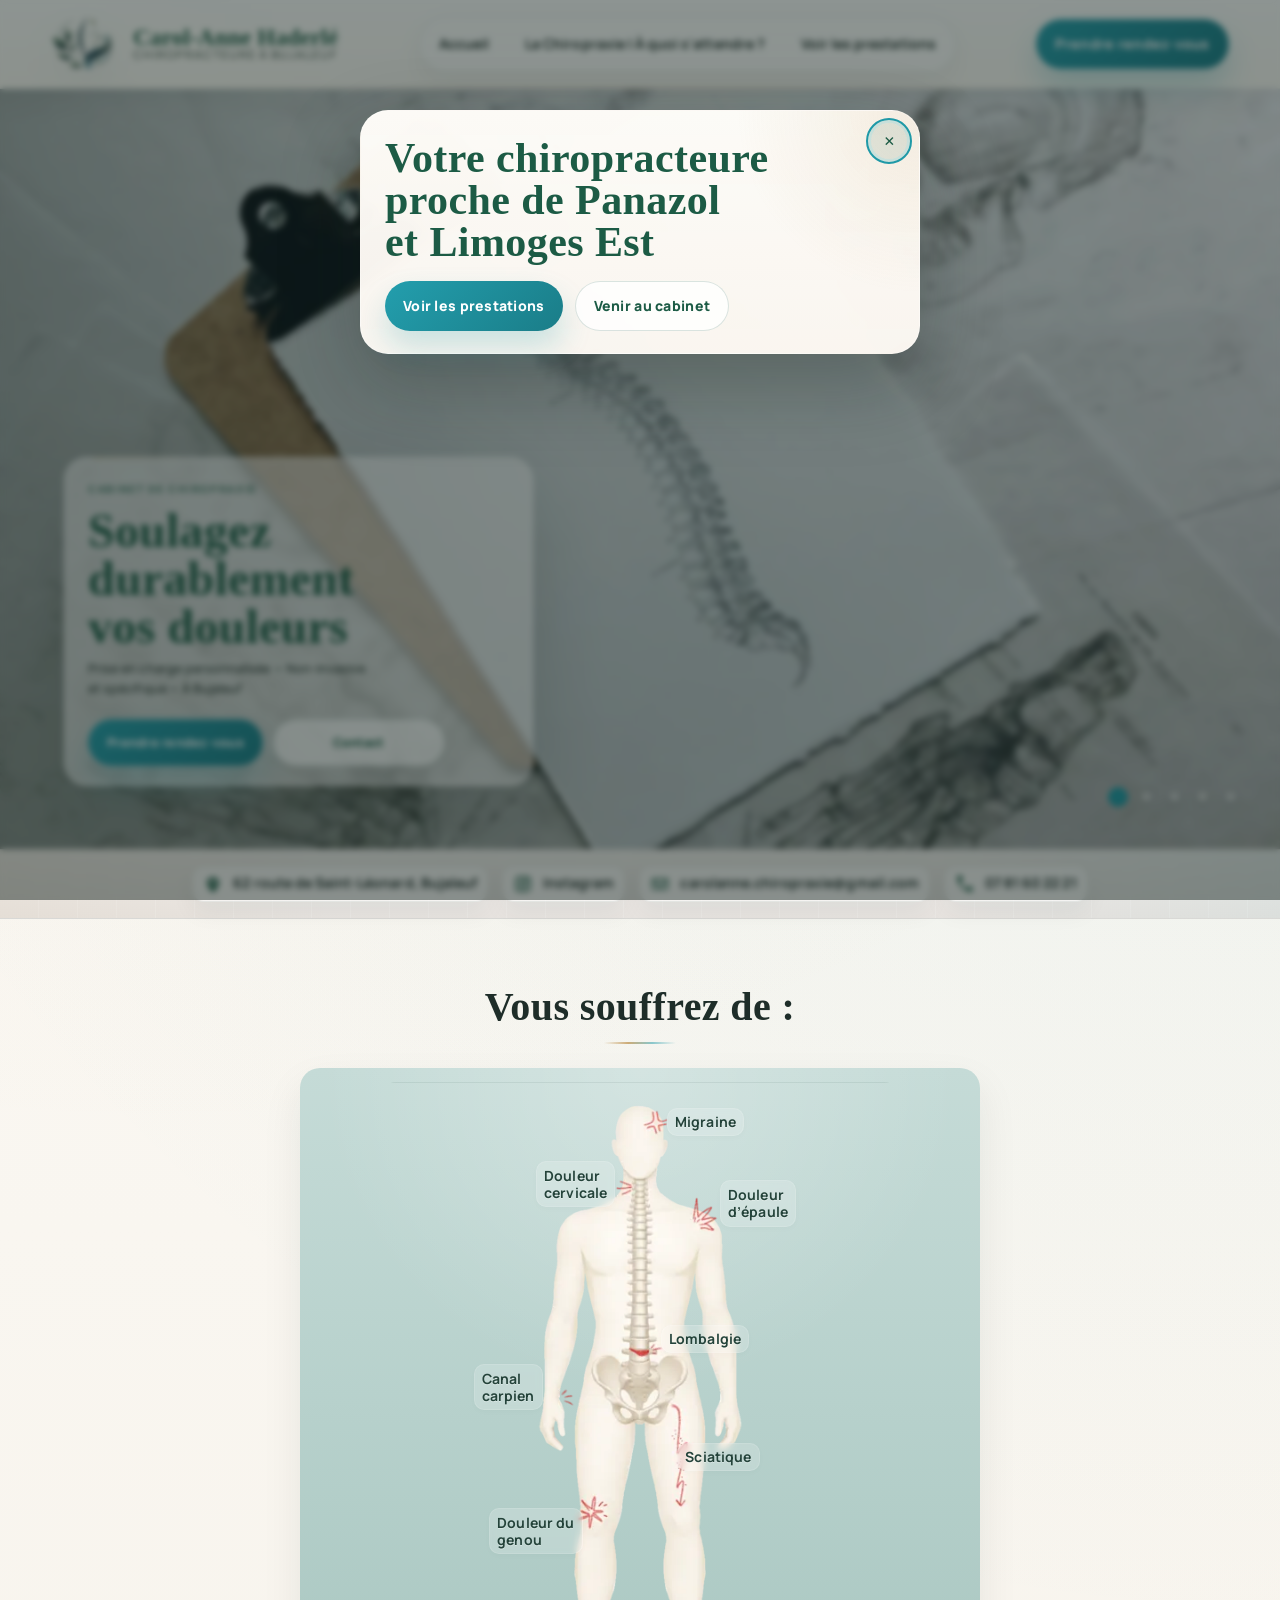
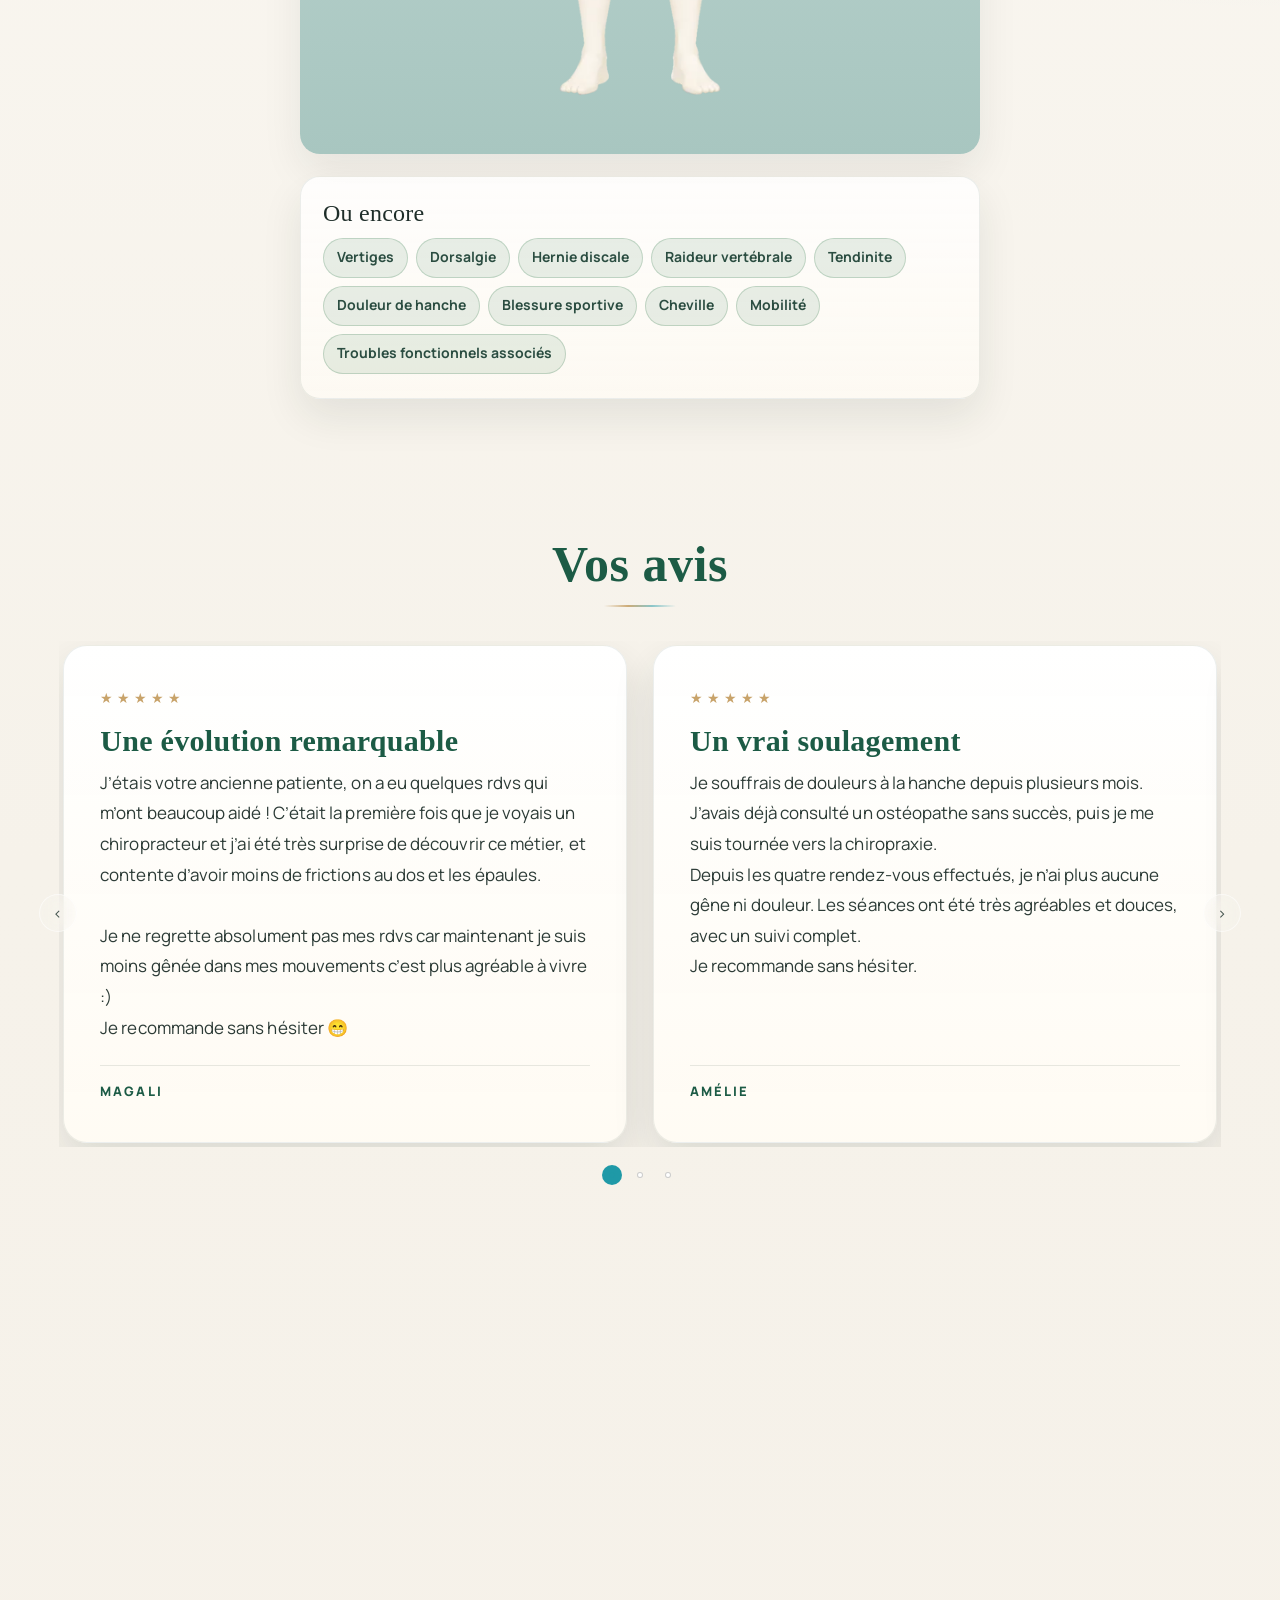
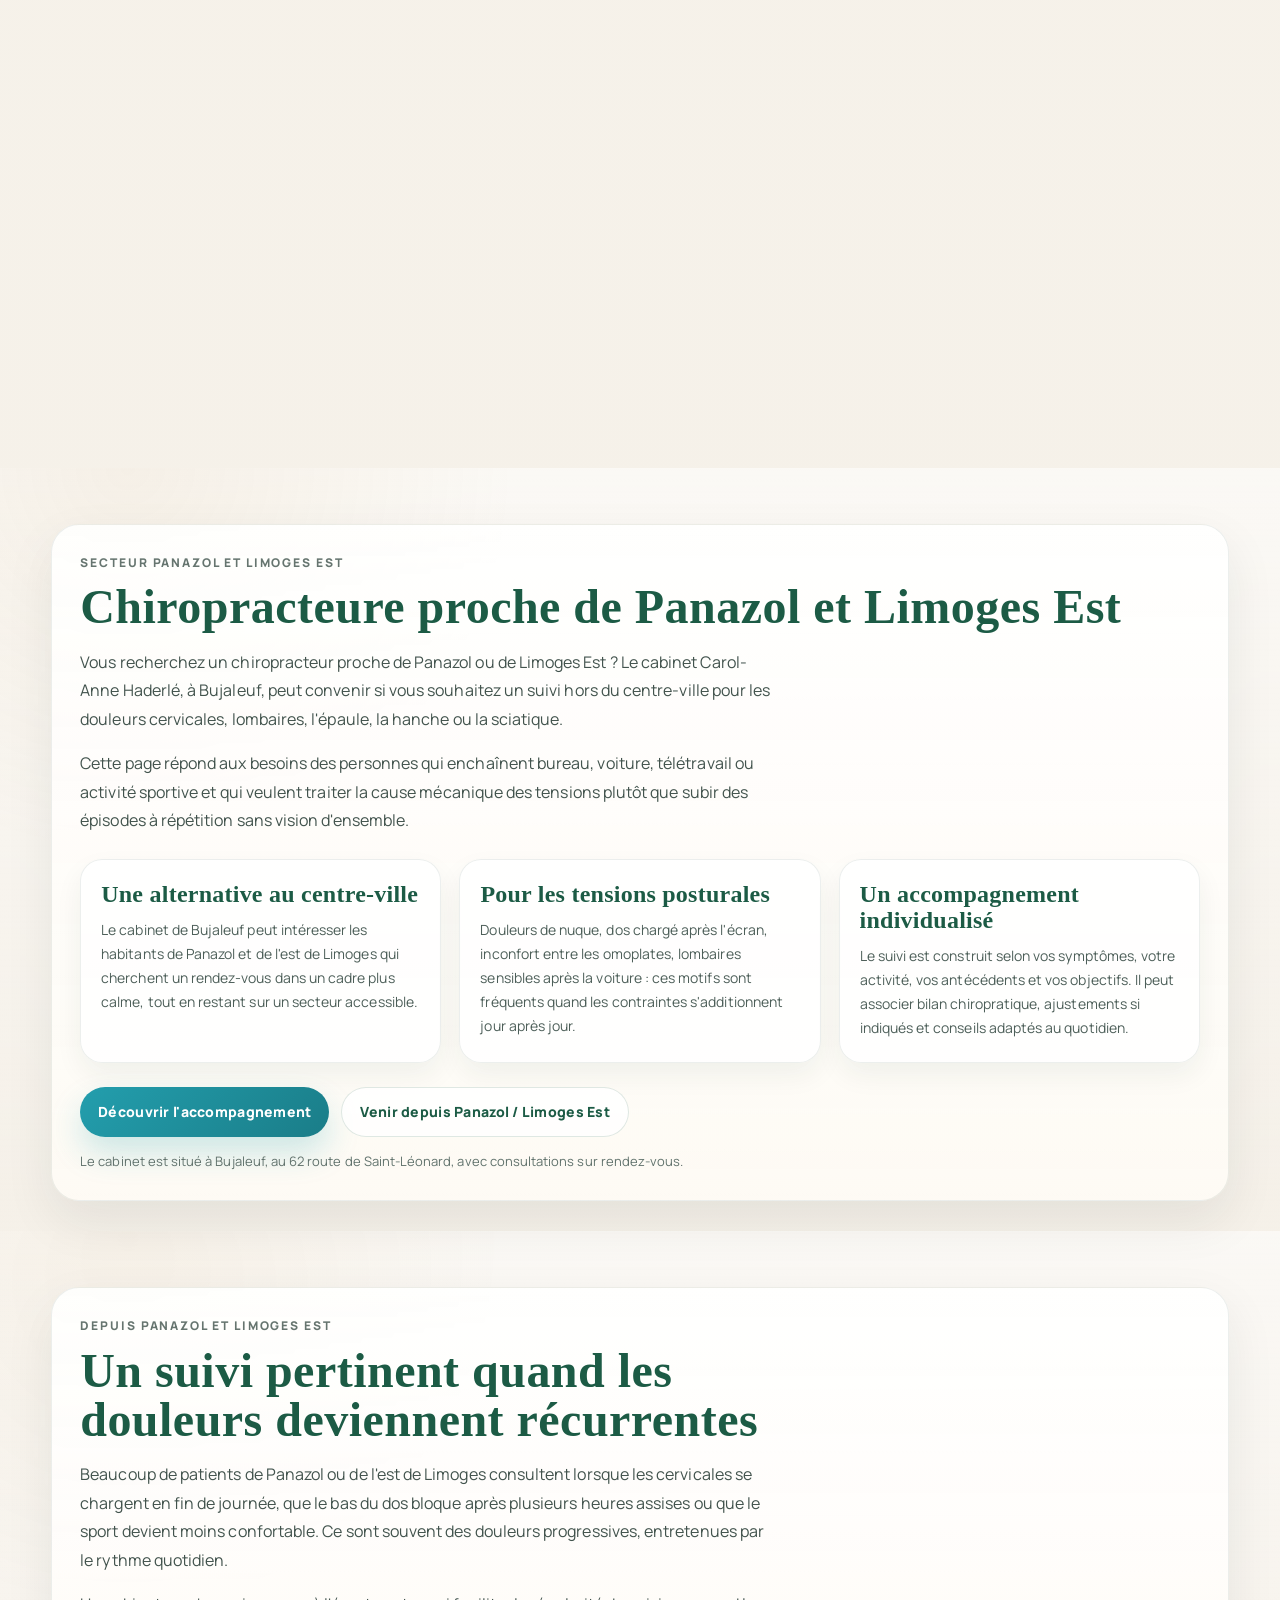
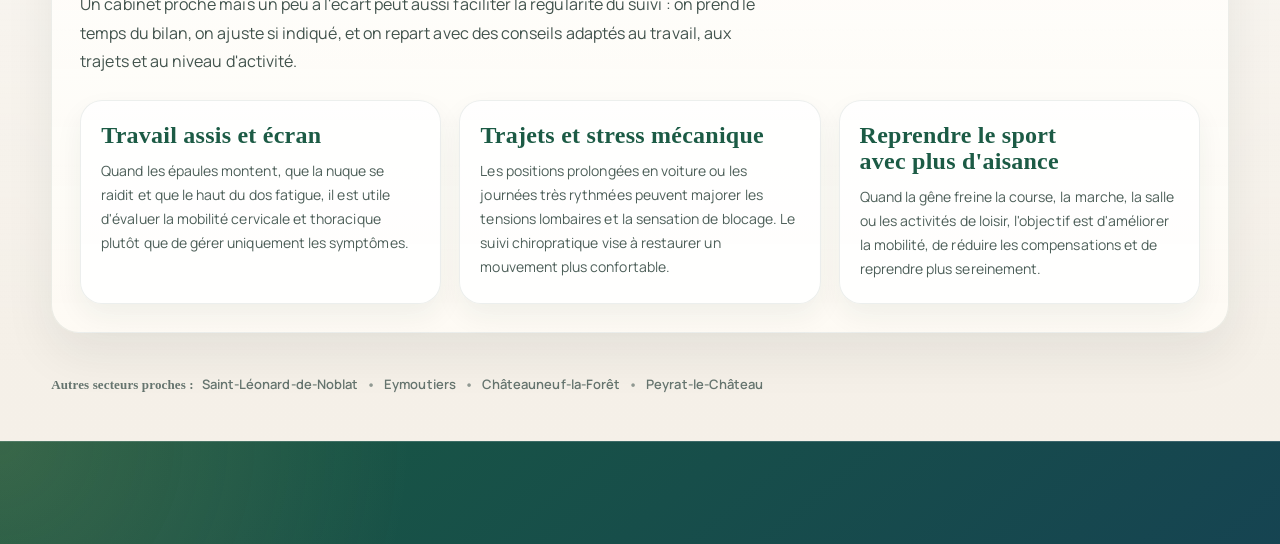
<file: Site Laly/chiropracteur-proche-panazol-limoges-est.html>
﻿<!doctype html>
<html lang="fr">
<head>
  <meta charset="utf-8" />
  <meta name="viewport" content="width=device-width, initial-scale=1" />

  <title>Chiropracteur proche de Panazol et Limoges Est | Carol-Anne Haderlé à Bujaleuf</title>
  <meta name="description" content="Vous recherchez un chiropracteur proche de Panazol ou de Limoges Est ? Le cabinet Carol-Anne Haderlé à Bujaleuf accompagne cervicales, lombaires, tensions posturales et sciatiques sur rendez-vous." />
  <meta name="robots" content="index,follow" />
  <meta name="google-site-verification" content="gKrpFN4nLu-nKXX74mPhYxNePAkkQWxK-2MVJ1E7urk" />
  <meta name="theme-color" content="#1E6B3A" />
  <meta property="og:locale" content="fr_FR" />
  <meta property="og:type" content="website" />
  <meta property="og:title" content="Chiropracteur proche de Panazol et Limoges Est | Carol-Anne Haderlé à Bujaleuf" />
  <meta property="og:description" content="Cabinet de chiropraxie à Bujaleuf, proche de Panazol et de Limoges Est, pour cervicales, lombaires et tensions posturales." />
  <meta property="og:url" content="https://www.carol-anne-chiropraxie.fr/chiropracteur-proche-panazol-limoges-est.html" />
  <link rel="canonical" href="https://www.carol-anne-chiropraxie.fr/chiropracteur-proche-panazol-limoges-est.html" />

  <link rel="icon" href="favicon.ico" sizes="any">
  <link rel="icon" type="image/png" sizes="32x32" href="favicon-32x32.png">
  <link rel="apple-touch-icon" href="apple-touch-icon.png">
  <link rel="preload" href="assets/fonts/manrope-latin.woff2" as="font" type="font/woff2" crossorigin>
  <link rel="preload" as="image" href="assets/img/hero-chiro-1-1280.webp" imagesrcset="assets/img/hero-chiro-1-768.webp 640w, assets/img/hero-chiro-1-1280.webp 900w, assets/img/hero-chiro-1.webp 1170w" imagesizes="100vw" fetchpriority="high" type="image/webp">
  <link rel="stylesheet" href="assets/css/fonts.min.css" />

  <!-- LocalBusiness schema -->
  <script type="application/ld+json">
  {
    "@context":"https://schema.org",
    "@type":"LocalBusiness",
    "name":"Cabinet Carol-Anne Haderlé",
    "address":{
      "@type":"PostalAddress",
      "streetAddress":"62 route de Saint-Léonard",
      "addressLocality":"Bujaleuf",
      "addressCountry":"FR"
    },
    "url":"https://www.carol-anne-chiropraxie.fr/chiropracteur-proche-panazol-limoges-est.html",
    "areaServed":["Panazol","Limoges"],
    "description":"Cabinet de chiropraxie à Bujaleuf, proche de Panazol et de Limoges Est, pour les douleurs cervicales, lombaires et les tensions liées à la posture.",
    "telephone":"+33781602221"
  }
  </script>

  <!-- Font Awesome (icônes) -->
  <!-- CSS -->
  <link rel="stylesheet" href="assets/css/home.min.css" />
  <link rel="stylesheet" href="assets/css/hero-nav-fix.css?v=20260404-hero" />
  <link rel="stylesheet" href="assets/css/local-page.css" />

  <!-- JS header (burger) -->
  <script src="assets/js/site.min.js" defer></script>
  <script src="assets/js/header.min.js" defer></script>
</head>

<body class="home page-local">
  <a class="siteSkipLink" href="#main-content">Aller au contenu principal</a>
  <div class="local-popup" data-local-popup hidden>
    <div class="local-popup__backdrop" data-local-popup-backdrop></div>
    <div class="local-popup__dialog" role="dialog" aria-modal="true" aria-labelledby="local-popup-title">
      <button class="local-popup__close" type="button" aria-label="Fermer" data-local-popup-close>&times;</button>
      <h2 class="local-popup__title" id="local-popup-title">Votre chiropracteure proche de Panazol et Limoges Est</h2>
      <div class="local-popup__actions">
        <a class="local-popup__btn local-popup__btn--primary" href="prestations.html">Voir les prestations</a>
        <a class="local-popup__btn local-popup__btn--ghost" href="https://www.google.com/maps/dir/?api=1&destination=62+route+de+Saint-Leonard+Bujaleuf" target="_blank" rel="noopener">Venir au cabinet</a>
      </div>
    </div>
  </div>
  <svg class="visually-hidden" aria-hidden="true" focusable="false">
    <symbol id="icon-phone" viewBox="0 0 24 24">
      <path d="M6.6 10.8a15.5 15.5 0 0 0 6.6 6.6l2.2-2.2c.3-.3.8-.4 1.2-.3 1 .3 2 .4 3 .4.7 0 1.2.5 1.2 1.2V20c0 .7-.5 1.2-1.2 1.2C10.8 21.2 2.8 13.2 2.8 3.4c0-.7.5-1.2 1.2-1.2h3.5c.7 0 1.2.5 1.2 1.2 0 1 .1 2 .4 3 .1.4 0 .8-.3 1.2l-2.2 2.2Z"></path>
    </symbol>
    <symbol id="icon-envelope" viewBox="0 0 24 24">
      <path d="M3.8 5.5h16.4c.9 0 1.6.7 1.6 1.6v9.8c0 .9-.7 1.6-1.6 1.6H3.8c-.9 0-1.6-.7-1.6-1.6V7.1c0-.9.7-1.6 1.6-1.6Zm0 2.1v.2l8.2 5.4 8.2-5.4v-.2H3.8Zm16.4 8.8V10l-7.8 5.1c-.3.2-.8.2-1.1 0L3.8 10v6.4h16.4Z"></path>
    </symbol>
    <symbol id="icon-pin" viewBox="0 0 24 24">
      <path d="M12 22c-.3 0-.6-.1-.8-.4C7.1 16.7 5 13.9 5 10.7 5 6.9 8.1 4 12 4s7 2.9 7 6.7c0 3.2-2.1 6-6.2 10.9-.2.2-.5.4-.8.4Zm0-9.1a2.6 2.6 0 1 0 0-5.2 2.6 2.6 0 0 0 0 5.2Z"></path>
    </symbol>
    <symbol id="icon-instagram" viewBox="0 0 24 24">
      <path d="M7.2 2.8h9.6c2.4 0 4.4 2 4.4 4.4v9.6c0 2.4-2 4.4-4.4 4.4H7.2a4.4 4.4 0 0 1-4.4-4.4V7.2c0-2.4 2-4.4 4.4-4.4Zm0 1.9A2.5 2.5 0 0 0 4.7 7.2v9.6a2.5 2.5 0 0 0 2.5 2.5h9.6a2.5 2.5 0 0 0 2.5-2.5V7.2a2.5 2.5 0 0 0-2.5-2.5H7.2Zm10.2 1.4a1.1 1.1 0 1 1 0 2.2 1.1 1.1 0 0 1 0-2.2ZM12 7.3a4.7 4.7 0 1 1 0 9.4 4.7 4.7 0 0 1 0-9.4Zm0 1.9a2.8 2.8 0 1 0 0 5.6 2.8 2.8 0 0 0 0-5.6Z"></path>
    </symbol>
  </svg>

  <!-- HEADER -->
  <header class="siteHeader">
    <div class="siteHeader__inner">

      <a class="siteHeader__brand" href="index.html">
        <picture>
          <source type="image/webp" srcset="assets/img/logo-68.webp 68w, assets/img/logo-136.webp 136w, assets/img/logo.webp 165w" sizes="(max-width: 520px) 48px, (max-width: 700px) 52px, 68px">
          <img class="siteHeader__logo" src="assets/img/logo-68.png" srcset="assets/img/logo-68.png 68w, assets/img/logo.png 165w" sizes="(max-width: 520px) 48px, (max-width: 700px) 52px, 68px" alt="Logo Cabinet" width="165" height="123" decoding="async">
        </picture>
        <span class="siteHeader__brandText">
          <strong class="siteHeader__brandName">
            Carol-Anne Haderlé
          </strong>
          <span class="siteHeader__brandRole">
            Chiropracteure à Bujaleuf
          </span>
        </span>
      </a>

      <!-- Burger (mobile) -->
      <button class="siteHeader__burger"
              type="button"
              aria-label="Ouvrir le menu"
              aria-expanded="false"
              aria-controls="mobileNav">
        <span class="siteHeader__burgerLines" aria-hidden="true"></span>
      </button>

      <nav class="siteNav" id="mobileNav" aria-label="Navigation principale">
        <a href="index.html">Accueil</a>
        <a href="chiropraxie.html">La Chiropraxie | À quoi s'attendre ?</a>
        <a href="prestations.html">Voir les prestations</a>
      </nav>

      <a class="siteHeader__cta"
         href="https://www.doctolib.fr/chiropracteur/bujaleuf/carol-anne-haderle?pid=practice-802873&source=profile"
         target="_blank" rel="noopener">
        Prendre rendez-vous
      </a>
    </div>
  </header>

  <!-- HERO -->
  <section class="hero" aria-label="Introduction" data-hero-slider>
    <div class="hero__media" aria-hidden="true">
      <picture class="hero__slide is-active">
        <source
          type="image/webp"
          srcset="assets/img/hero-chiro-1-768.webp 640w, assets/img/hero-chiro-1-1280.webp 900w, assets/img/hero-chiro-1.webp 1170w"
          sizes="100vw">
        <img class="hero__image" src="assets/img/hero-chiro-1-1280.jpg" srcset="assets/img/hero-chiro-1-768.jpg 640w, assets/img/hero-chiro-1-1280.jpg 900w, assets/img/hero-chiro-1.jpg 1170w" sizes="100vw" alt="" width="1170" height="658" fetchpriority="high" decoding="async">
      </picture>

      <picture class="hero__slide">
        <source
          type="image/webp"
          srcset="assets/img/hero-chiro-2-768.webp 640w, assets/img/hero-chiro-2-1280.webp 900w, assets/img/hero-chiro-2.webp 1170w"
          sizes="100vw">
        <img class="hero__image" src="assets/img/hero-chiro-2-1280.jpg" srcset="assets/img/hero-chiro-2-768.jpg 640w, assets/img/hero-chiro-2-1280.jpg 900w, assets/img/hero-chiro-2.jpg 1170w" sizes="100vw" alt="" width="1170" height="658" loading="lazy" decoding="async">
      </picture>

      <picture class="hero__slide">
        <source
          type="image/webp"
          srcset="assets/img/hero-chiro-3-768.webp 640w, assets/img/hero-chiro-3-1280.webp 900w, assets/img/hero-chiro-3.webp 1170w"
          sizes="100vw">
        <img class="hero__image" src="assets/img/hero-chiro-3-1280.jpg" srcset="assets/img/hero-chiro-3-768.jpg 640w, assets/img/hero-chiro-3-1280.jpg 900w, assets/img/hero-chiro-3.jpg 1170w" sizes="100vw" alt="" width="1170" height="658" loading="lazy" decoding="async">
      </picture>

      <picture class="hero__slide">
        <source
          type="image/webp"
          srcset="assets/img/hero-chiro-4-768.webp 640w, assets/img/hero-chiro-4-1280.webp 900w, assets/img/hero-chiro-4.webp 1170w"
          sizes="100vw">
        <img class="hero__image" src="assets/img/hero-chiro-4-1280.jpg" srcset="assets/img/hero-chiro-4-768.jpg 640w, assets/img/hero-chiro-4-1280.jpg 900w, assets/img/hero-chiro-4.jpg 1170w" sizes="100vw" alt="" width="1170" height="658" loading="lazy" decoding="async">
      </picture>

      <picture class="hero__slide">
        <source
          type="image/webp"
          srcset="assets/img/hero-chiro-5-768.webp 640w, assets/img/hero-chiro-5-1280.webp 900w, assets/img/hero-chiro-5.webp 1170w"
          sizes="100vw">
        <img class="hero__image" src="assets/img/hero-chiro-5-1280.jpg" srcset="assets/img/hero-chiro-5-768.jpg 640w, assets/img/hero-chiro-5-1280.jpg 900w, assets/img/hero-chiro-5.jpg 1170w" sizes="100vw" alt="" width="1170" height="658" loading="lazy" decoding="async">
      </picture>
    </div>

    <div class="hero__dots" role="group" aria-label="Navigation du diaporama">
      <button class="hero__dot is-active" type="button" aria-label="Afficher l'image 1" aria-pressed="true"></button>
      <button class="hero__dot" type="button" aria-label="Afficher l'image 2" aria-pressed="false"></button>
      <button class="hero__dot" type="button" aria-label="Afficher l'image 3" aria-pressed="false"></button>
      <button class="hero__dot" type="button" aria-label="Afficher l'image 4" aria-pressed="false"></button>
      <button class="hero__dot" type="button" aria-label="Afficher l'image 5" aria-pressed="false"></button>
    </div>

    <div class="hero-badge">
      <p class="hero-badge__kicker">CABINET DE CHIROPRAXIE</p>
      <p class="hero-badge__title">Soulagez durablement vos douleurs</p>
      <p class="hero-badge__text">
        Prise en charge personnalisée • Non-invasive et spécifique • À Bujaleuf
      </p>

      <div class="hero-badge__actions" data-contact-widget>
        <a class="hero-badge__btn" href="prestations.html">Prendre rendez-vous</a>

        <button
          class="hero-badge__link hero-contact-trigger js-contact-trigger"
          type="button"
          aria-expanded="false"
          aria-haspopup="dialog"
          aria-controls="heroContactPanel">
          Contact
        </button>

        <div class="hero-contact-panel js-contact-panel" id="heroContactPanel" role="dialog" aria-label="Coordonnées du cabinet" hidden inert>
          <button class="hero-contact-close js-contact-close" type="button" aria-label="Fermer">&times;</button>

          <div class="hero-contact-content">
            <a href="tel:+33781602221">
              <svg class="icon" aria-hidden="true"><use href="#icon-phone"></use></svg>
              <span>07 81 60 22 21</span>
            </a>

            <a href="mailto:carolanne.chiropraxie@gmail.com">
              <svg class="icon" aria-hidden="true"><use href="#icon-envelope"></use></svg>
              <span>carolanne.chiropraxie@gmail.com</span>
            </a>

            <a href="https://www.google.com/maps/dir/?api=1&destination=62+route+de+Saint-Leonard+Bujaleuf"
               target="_blank" rel="noopener">
              <svg class="icon" aria-hidden="true"><use href="#icon-pin"></use></svg>
              <span>Venir au cabinet</span>
            </a>

            <a href="https://www.instagram.com/carolanne.chiropraxie/"
               target="_blank" rel="noopener">
              <svg class="icon" aria-hidden="true"><use href="#icon-instagram"></use></svg>
              <span>Instagram</span>
            </a>
          </div>
        </div>

      </div>

    </div>
  </section>

  <!-- BANDE CONTACT (normale, pas le popup) -->
  <section class="contact-band" id="contact" aria-label="Informations de contact">
  <div class="container contact-band__inner">

    <!-- Adresse -->
    <a class="contact-item"
       href="https://www.google.com/maps/dir/?api=1&destination=62+route+de+Saint-Leonard+Bujaleuf"
       target="_blank" rel="noopener">
      <svg class="icon" aria-hidden="true"><use href="#icon-pin"></use></svg>
      <span>62 route de Saint-Léonard, Bujaleuf</span>
    </a>

    <a class="contact-item"
   href="https://www.instagram.com/carolanne.chiropraxie/"
   target="_blank"
   rel="noopener">
   <svg class="icon" aria-hidden="true"><use href="#icon-instagram"></use></svg>
   <span>Instagram</span>
    </a>

    <!-- Email -->
    <a class="contact-item"
       href="mailto:carolanne.chiropraxie@gmail.com">
      <svg class="icon" aria-hidden="true"><use href="#icon-envelope"></use></svg>
      <span>carolanne.chiropraxie@gmail.com</span>
    </a>

    <!-- Téléphone -->
    <a class="contact-item"
       href="tel:+33781602221">
      <svg class="icon" aria-hidden="true"><use href="#icon-phone"></use></svg>
      <span>07 81 60 22 21</span>
    </a>

  </div>
</section>

  <main class="siteMain" id="main-content" tabindex="-1">

    <!-- ZONES TRAITEES INTERACTIVES -->
    <section class="bodymap" id="zones-traitees" aria-labelledby="bodymap-title-main">
      <div class="bodymap__inner">
        <header class="bodymap__head">
          <h2 class="bodymap__title" id="bodymap-title-main">Vous souffrez de :</h2>

        </header>

        <div class="bodymap__layout" data-bodymap>
          <div class="bodymap__figure">
            <div class="bodymap__canvas">
              <picture>
              <source type="image/webp" srcset="assets/img/schema-corps-600.webp 600w, assets/img/schema-corps-750.webp 750w, assets/img/schema-corps-900.webp 900w, assets/img/schema-corps.webp 1024w" sizes="(max-width: 420px) 344px, (max-width: 768px) 360px, (max-width: 1023px) 500px, 540px">
              <img
                class="bodymap__image"
                src="assets/img/schema-corps-600.jpg"
                srcset="assets/img/schema-corps-600.jpg 600w, assets/img/schema-corps-750.jpg 750w, assets/img/schema-corps-900.jpg 900w, assets/img/schema-corps.jpg 1024w"
                sizes="(max-width: 420px) 344px, (max-width: 768px) 360px, (max-width: 1023px) 500px, 540px"
                alt="Schéma du corps avec zones de douleurs fréquentes"
                width="1024"
                height="1536"
                loading="lazy"
                decoding="async" />
            </picture>
            <button class="bodymap__tag bodymap__tag--migraines" type="button"
                    data-title="Migraine"
                    data-text="Le travail cervical et crânio-mandibulaire peut réduire certaines tensions mécaniques associées aux migraines et céphalées.">
              Migraine
            </button>

            <button class="bodymap__tag bodymap__tag--cervicale" type="button"
                    data-title="Douleur cervicale"
                    data-text="La chiropraxie vise à restaurer la mobilité du rachis cervical et à diminuer les tensions musculaires responsables des blocages.">
              Douleur<br>cervicale
            </button>

            <button class="bodymap__tag bodymap__tag--epaule" type="button"
                    data-title="Douleur d’épaule"
                    data-text="La prise en charge de l’épaule tient compte de la posture, des cervicales et de la cage thoracique pour réduire les compensations.">
              Douleur <br>d’épaule
            </button>

            <button class="bodymap__tag bodymap__tag--lombalgie" type="button"
                    data-title="Lombalgie"
                    data-text="Pour les douleurs lombaires, l’objectif est de réduire l’irritation mécanique, améliorer la stabilité et prévenir les récidives.">
              Lombalgie
            </button>

            <button class="bodymap__tag bodymap__tag--carpien" type="button"
                    data-title="Canal carpien"
                    data-text="Une évaluation du membre supérieur et du rachis cervical peut aider à mieux gérer les douleurs, fourmillements et pertes de force.">
              Canal <br>carpien
            </button>

            <button class="bodymap__tag bodymap__tag--genoux" type="button"
                    data-title="Douleur du genou"
                    data-text="L’analyse du genou inclut aussi cheville, hanche et bassin afin de corriger les appuis et limiter les contraintes.">
              Douleur du<br>genou
            </button>

            <button class="bodymap__tag bodymap__tag--sciatique" type="button"
                    data-title="Sciatique"
                    data-text="En cas de douleur irradiant dans la jambe, la prise en charge vise à diminuer la compression/irritation et à restaurer la mobilité lombaire.">
              Sciatique
            </button>
            </div>
          </div>
          <section class="bodymap__locker" aria-labelledby="bodymap-locker-title">
            <p class="bodymap__lockerTitle" id="bodymap-locker-title">Ou encore</p>
            <ul class="bodymap__lockerList">
              <li class="bodymap__lockerItem">
                <button class="bodymap__lockerBtn" type="button"
                        data-title="Vertiges"
                        data-text="Un bilan global permet d’identifier les restrictions cervicales ou posturales pouvant entretenir des sensations vertigineuses.">
                  Vertiges
                </button>
              </li>
              <li class="bodymap__lockerItem">
                <button class="bodymap__lockerBtn" type="button"
                        data-title="Dorsalgie"
                        data-text="La dorsalgie est souvent liée à une raideur thoracique, une posture prolongée ou des compensations. La prise en charge vise à redonner de la mobilité, détendre les tensions et améliorer le confort au quotidien.">
                  Dorsalgie
                </button>
              </li>
              <li class="bodymap__lockerItem">
                <button class="bodymap__lockerBtn" type="button"
                        data-title="Hernie discale"
                        data-text="En cas de hernie discale, le suivi est adapté et progressif. L’objectif est de réduire les contraintes mécaniques, améliorer la mobilité et accompagner le retour aux activités en sécurité.">
                  Hernie discale
                </button>
              </li>
              <li class="bodymap__lockerItem">
                <button class="bodymap__lockerBtn" type="button"
                        data-title="Raideur vertébrale"
                        data-text="Les ajustements et mobilisations améliorent l’amplitude articulaire et la qualité du mouvement, avec un plan d’exercices simple.">
                  Raideur vertébrale
                </button>
              </li>
              <li class="bodymap__lockerItem">
                <button class="bodymap__lockerBtn" type="button"
                        data-title="Tendinite"
                        data-text="La chiropraxie agit sur les chaînes de compensation articulaires et musculaires pour décharger la zone tendineuse irritée. On va aussi prescrire des exo pour accélérer la régénération des fibres musculaires">
                  Tendinite
                </button>
              </li>
              <li class="bodymap__lockerItem">
                <button class="bodymap__lockerBtn" type="button"
                        data-title="Douleur de hanche"
                        data-text="Le bassin, la colonne et la chaîne inférieure sont ajustés ensemble pour réduire les surcharges sur la hanche.">
                  Douleur de hanche
                </button>
              </li>
              <li class="bodymap__lockerItem">
                <button class="bodymap__lockerBtn" type="button"
                        data-title="Blessure sportive"
                        data-text="Objectif : récupérer plus vite, optimiser la mobilité et prévenir les récidives grâce à un suivi adapté à votre pratique.">
                  Blessure sportive
                </button>
              </li>
              <li class="bodymap__lockerItem">
                <button class="bodymap__lockerBtn" type="button"
                        data-title="Cheville"
                        data-text="Une cheville limitée peut impacter toute la posture. Le traitement vise à retrouver stabilité, mobilité et confiance en appui.">
                  Cheville
                </button>
              </li>
              <li class="bodymap__lockerItem">
                <button class="bodymap__lockerBtn" type="button"
                        data-title="Mobilité"
                        data-text="Au-delà de la douleur, la chiropraxie aide à retrouver de l’aisance dans les gestes du quotidien et une meilleure qualité de mouvement.">
                  Mobilité
                </button>
              </li>
              <li class="bodymap__lockerItem">
                <button class="bodymap__lockerBtn" type="button"
                        data-title="Troubles fonctionnels associés"
                        data-text="La chiropraxie peut aussi accompagner certains troubles fonctionnels associés, notamment le stress et les troubles du sommeil, en aidant le corps à mieux récupérer et à retrouver un meilleur équilibre global.">
                  Troubles fonctionnels associés
                </button>
              </li>
            </ul>
            <div class="bodymap__lockerPanel" id="bodymap-locker-panel" data-bodymap-locker-panel hidden aria-hidden="true">
              <p class="bodymap__eyebrow">Indication fréquente</p>
              <h3 class="bodymap__panelTitle" data-bodymap-locker-title>Sélectionnez un motif</h3>
              <p class="bodymap__panelText" data-bodymap-locker-text>Cliquez sur un élément du casier pour afficher les informations.</p>
            </div>
          </section>
        </div>
      </div>
    </section>

    <!-- AVIS -->
    <section class="avis" aria-labelledby="avis-title">
      <div class="avis__inner">
        <header class="avis__head">
          <h2 class="avis__title" id="avis-title">Vos avis</h2>
        </header>

        <div class="avis__wrap">
          <button class="avis__nav avis__nav--prev" type="button" aria-label="Avis précédent">‹</button>
          <button class="avis__nav avis__nav--next" type="button" aria-label="Avis suivant">›</button>

          <div class="avis__viewport" tabindex="0">
            <div class="avis__track" role="list">
              <article class="avis__card" role="listitem">
                <div class="avis__stars" aria-label="5 étoiles">★★★★★</div>
                <h3 class="avis__quote">Une évolution remarquable</h3>
                <p class="avis__text">
                  J’étais votre ancienne patiente, on a eu quelques rdvs qui m’ont beaucoup aidé ! C’était la première fois que je voyais un chiropracteur et j’ai été très surprise de découvrir ce métier, et contente d’avoir moins de frictions au dos et les épaules.
                 <br> <br>
               Je ne regrette absolument pas mes rdvs car maintenant je suis moins gênée dans mes mouvements c’est plus agréable à vivre :)
               <br>Je recommande sans hésiter 😁
                </p>
                <p class="avis__name">Magali</p>
              </article>

              <article class="avis__card" role="listitem">
                <div class="avis__stars" aria-label="5 étoiles">★★★★★</div>
                <h3 class="avis__quote">Un vrai soulagement</h3>
                <p class="avis__text">
                Je souffrais de douleurs à la hanche depuis plusieurs mois. J’avais déjà consulté un ostéopathe sans succès, puis je me suis tournée vers la chiropraxie.<br>
                Depuis les quatre rendez-vous effectués, je n’ai plus aucune gêne ni douleur. Les séances ont été très agréables et douces, avec un suivi complet.<br>
                Je recommande sans hésiter.
                </p>
                <p class="avis__name">Amélie</p>
              </article>

              <article class="avis__card" role="listitem">
                <div class="avis__stars" aria-label="5 étoiles">★★★★★</div>
                <h3 class="avis__quote">Excellente expérience</h3>
                <p class="avis__text">
                J’ai régulièrement des tensions aux cervicales. Un grand merci à Carol-Anne pour ses séances, son écoute et son professionnalisme. J’ai ressenti rapidement les bienfaits, avec moins de tensions et moins de douleurs.
                </p>
                <p class="avis__name">Alexandra</p>
              </article>
            </div>
          </div>

          <div class="avis__dots" role="group" aria-label="Navigation des avis"></div>
        </div>
      </div>
    </section>

    <!-- MAP -->
    <section class="map-section" id="acces">
      <div class="map-wrapper">
        <iframe
          src="https://www.google.com/maps?q=62+route+de+Saint-Leonard+Bujaleuf&output=embed"
          title="Localisation du cabinet sur Google Maps"
          loading="lazy"
          allowfullscreen
          referrerpolicy="no-referrer-when-downgrade">
        </iframe>
      </div>

      <div class="map-section__cta">
        <a href="https://www.google.com/maps/dir/?api=1&destination=62+route+de+Saint-Leonard+Bujaleuf"
           target="_blank" rel="noopener">
          CLIQUEZ ICI POUR VENIR AU CABINET
        </a>
      </div>
    </section>

    <section class="local-intro" aria-labelledby="local-intro-title">
      <div class="local-intro__inner">
        <div class="local-intro__surface">
          <p class="local-intro__eyebrow">Secteur Panazol et Limoges Est</p>
          <h1 class="local-intro__title" id="local-intro-title">Chiropracteure proche de Panazol et Limoges Est</h1>
          <p class="local-intro__lead">Vous recherchez un chiropracteur proche de Panazol ou de Limoges Est ? Le cabinet Carol-Anne Haderlé, à Bujaleuf, peut convenir si vous souhaitez un suivi hors du centre-ville pour les douleurs cervicales, lombaires, l'épaule, la hanche ou la sciatique.</p>
          <p class="local-intro__lead">Cette page répond aux besoins des personnes qui enchaînent bureau, voiture, télétravail ou activité sportive et qui veulent traiter la cause mécanique des tensions plutôt que subir des épisodes à répétition sans vision d'ensemble.</p>
          <div class="local-intro__grid">
            <article class="local-intro__card">
              <h3>Une alternative au centre-ville</h3>
              <p>Le cabinet de Bujaleuf peut intéresser les habitants de Panazol et de l'est de Limoges qui cherchent un rendez-vous dans un cadre plus calme, tout en restant sur un secteur accessible.</p>
            </article>
            <article class="local-intro__card">
              <h3>Pour les tensions posturales</h3>
              <p>Douleurs de nuque, dos chargé après l'écran, inconfort entre les omoplates, lombaires sensibles après la voiture : ces motifs sont fréquents quand les contraintes s'additionnent jour après jour.</p>
            </article>
            <article class="local-intro__card">
              <h3>Un accompagnement individualisé</h3>
              <p>Le suivi est construit selon vos symptômes, votre activité, vos antécédents et vos objectifs. Il peut associer bilan chiropratique, ajustements si indiqués et conseils adaptés au quotidien.</p>
            </article>
          </div>
          <div class="local-intro__actions">
            <a class="local-intro__btn local-intro__btn--primary" href="prestations.html">Découvrir l'accompagnement</a>
            <a class="local-intro__btn local-intro__btn--ghost" href="https://www.google.com/maps/dir/?api=1&destination=62+route+de+Saint-Leonard+Bujaleuf" target="_blank" rel="noopener">Venir depuis Panazol / Limoges Est</a>
          </div>
          <p class="local-intro__note">Le cabinet est situé à Bujaleuf, au 62 route de Saint-Léonard, avec consultations sur rendez-vous.</p>
        </div>
      </div>
    </section>

    <section class="local-intro" aria-labelledby="local-area-title">
      <div class="local-intro__inner">
        <div class="local-intro__surface">
          <p class="local-intro__eyebrow">Depuis Panazol et Limoges Est</p>
          <h2 class="local-intro__title" id="local-area-title">Un suivi pertinent quand les douleurs deviennent récurrentes</h2>
          <p class="local-intro__lead">Beaucoup de patients de Panazol ou de l'est de Limoges consultent lorsque les cervicales se chargent en fin de journée, que le bas du dos bloque après plusieurs heures assises ou que le sport devient moins confortable. Ce sont souvent des douleurs progressives, entretenues par le rythme quotidien.</p>
          <p class="local-intro__lead">Un cabinet proche mais un peu à l'écart peut aussi faciliter la régularité du suivi : on prend le temps du bilan, on ajuste si indiqué, et on repart avec des conseils adaptés au travail, aux trajets et au niveau d'activité.</p>
          <div class="local-intro__grid">
            <article class="local-intro__card">
              <h3>Travail assis et écran</h3>
              <p>Quand les épaules montent, que la nuque se raidit et que le haut du dos fatigue, il est utile d'évaluer la mobilité cervicale et thoracique plutôt que de gérer uniquement les symptômes.</p>
            </article>
            <article class="local-intro__card">
              <h3>Trajets et stress mécanique</h3>
              <p>Les positions prolongées en voiture ou les journées très rythmées peuvent majorer les tensions lombaires et la sensation de blocage. Le suivi chiropratique vise à restaurer un mouvement plus confortable.</p>
            </article>
            <article class="local-intro__card">
              <h3>Reprendre le sport avec plus d'aisance</h3>
              <p>Quand la gêne freine la course, la marche, la salle ou les activités de loisir, l'objectif est d'améliorer la mobilité, de réduire les compensations et de reprendre plus sereinement.</p>
            </article>
          </div>
        </div>
      </div>
    </section>

  <section class="local-links" aria-labelledby="local-links-title">
    <div class="local-links__inner">
      <h2 class="local-links__title" id="local-links-title">Autres secteurs proches :</h2>
      <ul class="local-links__list">
          <li><a href="chiropracteur-proche-saint-leonard-de-noblat.html">Saint-Léonard-de-Noblat</a></li>
          <li><a href="chiropracteur-proche-eymoutiers.html">Eymoutiers</a></li>
          <li><a href="chiropracteur-proche-chateauneuf-la-foret.html">Châteauneuf-la-Forêt</a></li>
          <li><a href="chiropracteur-proche-peyrat-le-chateau.html">Peyrat-le-Château</a></li>
      </ul>
    </div>
  </section>
  </main>

  <footer class="siteFooter">
    <div class="siteFooter__inner">
      <p class="siteFooter__copy">© <span data-current-year></span> Cabinet Carol-Anne Haderlé</p>

      <div class="siteFooter__contacts">
        <a class="siteFooter__contact" href="mailto:carolanne.chiropraxie@gmail.com">
          <svg class="icon" aria-hidden="true"><use href="#icon-envelope"></use></svg>
          <span>carolanne.chiropraxie@gmail.com</span>
        </a>

        <a class="siteFooter__contact"
           href="https://www.instagram.com/carolanne.chiropraxie/"
           target="_blank"
           rel="noopener">
          <svg class="icon" aria-hidden="true"><use href="#icon-instagram"></use></svg>
          <span>@carolanne.chiropraxie</span>
        </a>

        <a class="siteFooter__contact" href="tel:+33781602221">
          <svg class="icon" aria-hidden="true"><use href="#icon-phone"></use></svg>
          <span>07 81 60 22 21</span>
        </a>
      </div>
    </div>
  </footer>

  <div class="floating-contact" data-contact-widget>
    <button
      class="floating-contact__trigger js-contact-trigger"
      type="button"
      aria-expanded="false"
      aria-haspopup="dialog"
      aria-controls="floatingContactPanel">
      <svg class="icon" aria-hidden="true"><use href="#icon-phone"></use></svg>
      <span>Contact</span>
    </button>

    <div class="floating-contact__panel js-contact-panel" id="floatingContactPanel" role="dialog" aria-label="Coordonnées du cabinet" hidden inert>
      <button class="floating-contact__close js-contact-close" type="button" aria-label="Fermer">&times;</button>

      <div class="floating-contact__content">
        <a href="tel:+33781602221">
          <svg class="icon" aria-hidden="true"><use href="#icon-phone"></use></svg>
          <span>07 81 60 22 21</span>
        </a>

        <a href="mailto:carolanne.chiropraxie@gmail.com">
          <svg class="icon" aria-hidden="true"><use href="#icon-envelope"></use></svg>
          <span>carolanne.chiropraxie@gmail.com</span>
        </a>

        <a href="https://www.google.com/maps/dir/?api=1&destination=62+route+de+Saint-Leonard+Bujaleuf"
           target="_blank" rel="noopener">
          <svg class="icon" aria-hidden="true"><use href="#icon-pin"></use></svg>
          <span>Venir au cabinet</span>
        </a>

        <a href="https://www.instagram.com/carolanne.chiropraxie/"
           target="_blank" rel="noopener">
          <svg class="icon" aria-hidden="true"><use href="#icon-instagram"></use></svg>
          <span>Instagram</span>
        </a>
      </div>
    </div>
  </div>

  <script src="assets/js/index.min.js" defer></script>
  <script src="assets/js/local-page.js" defer></script>
</body>
</html>
</file>
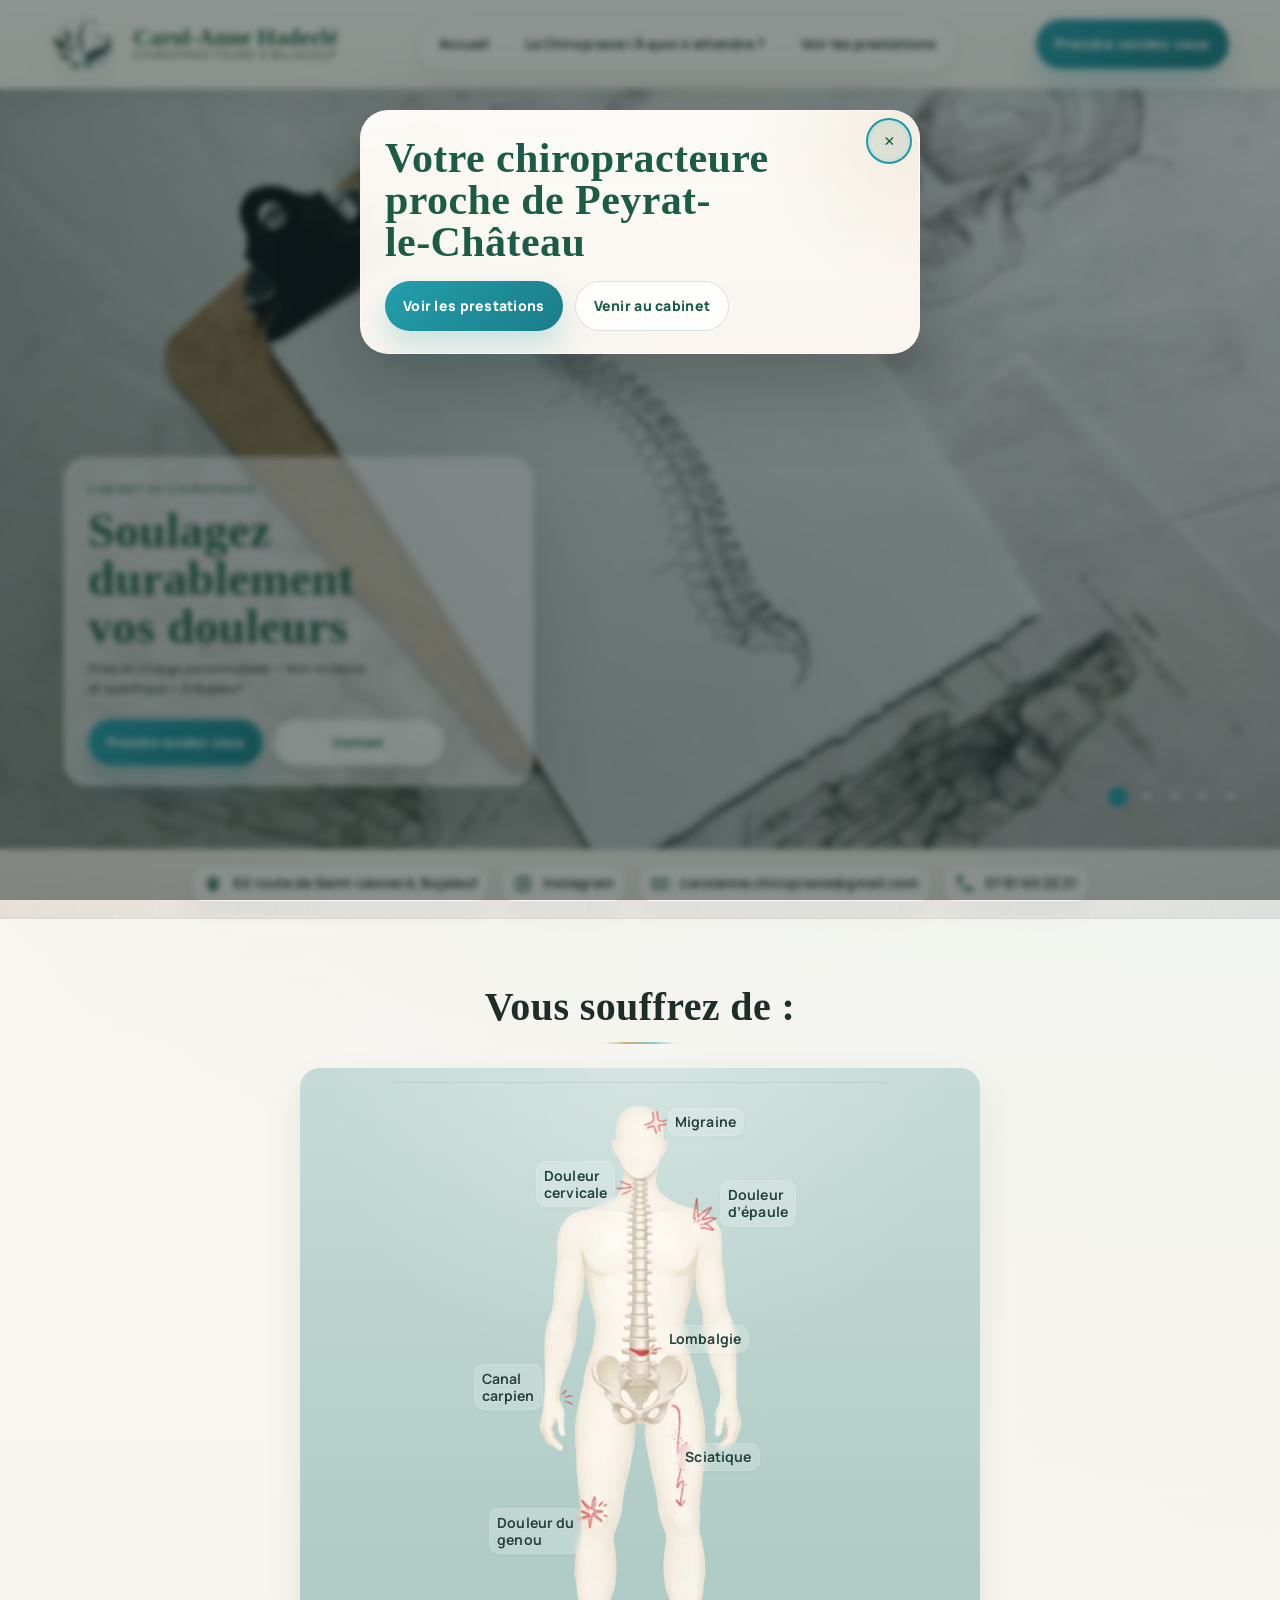
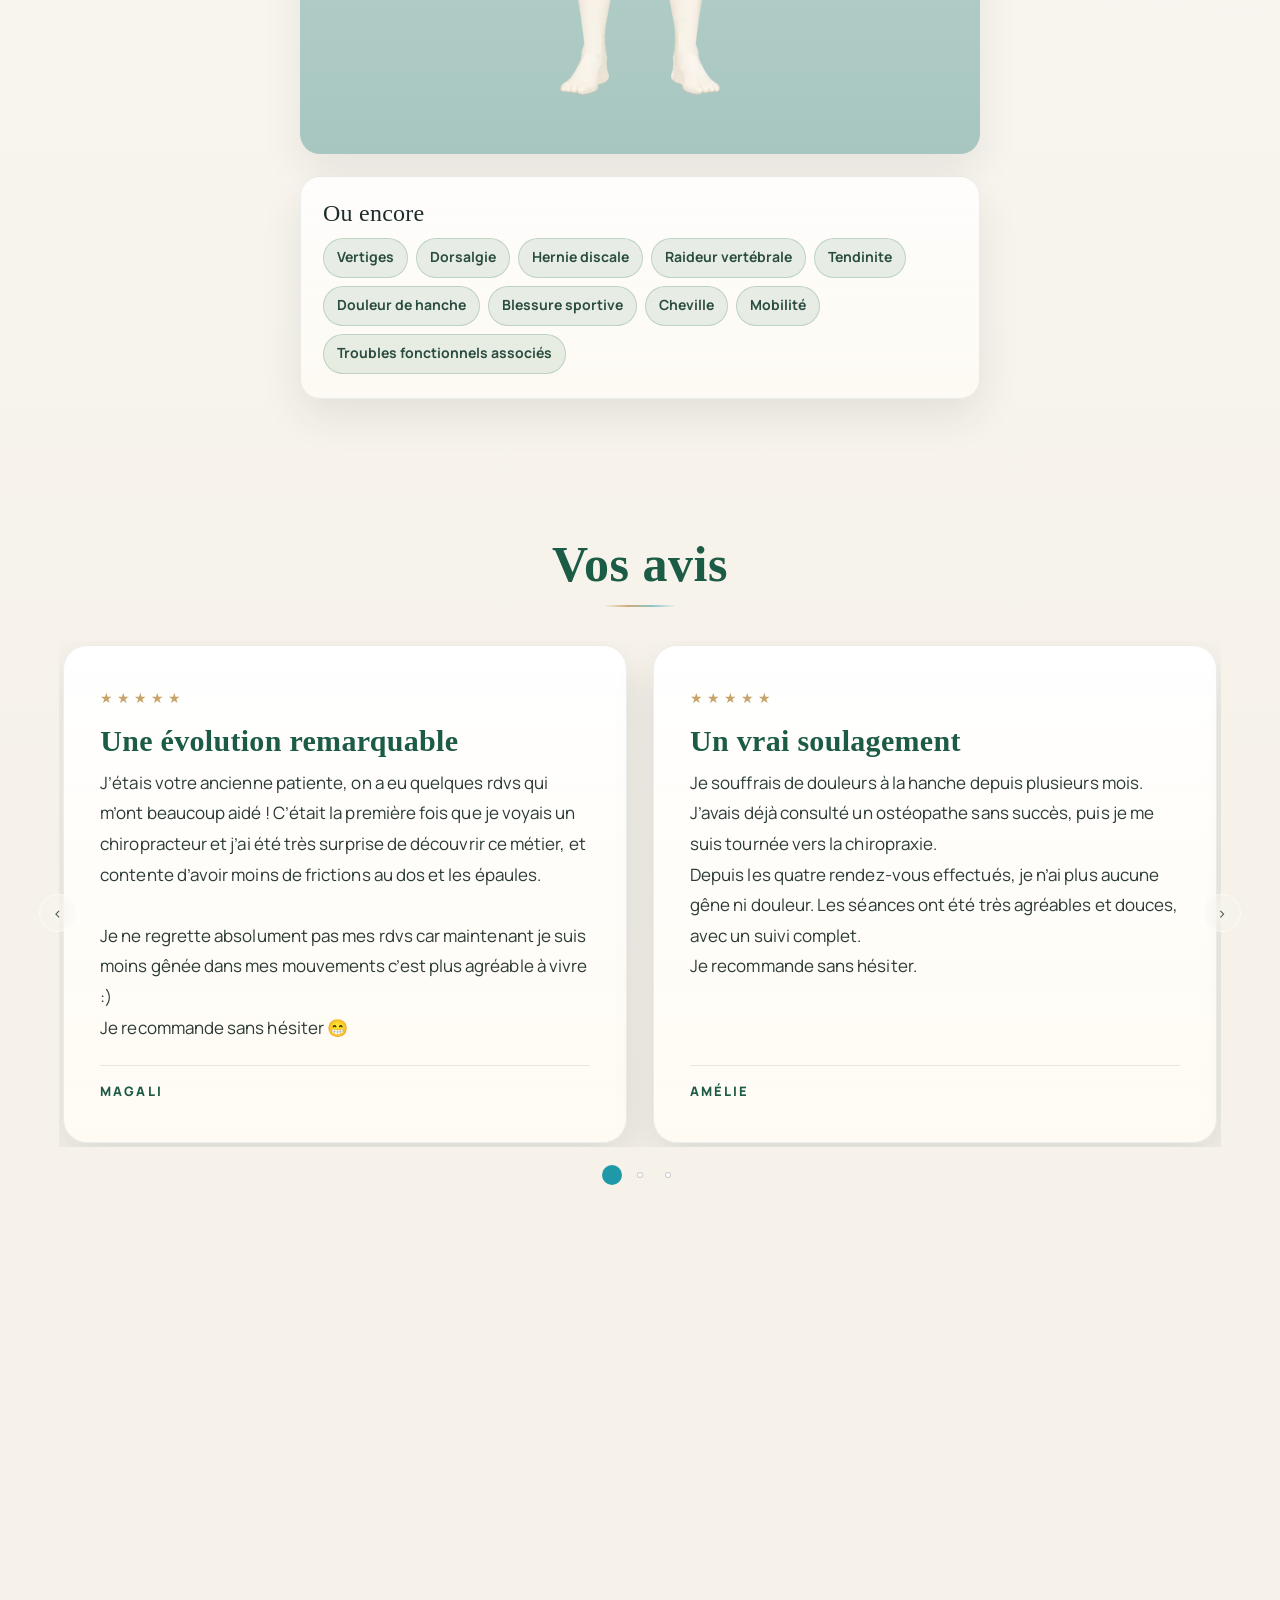
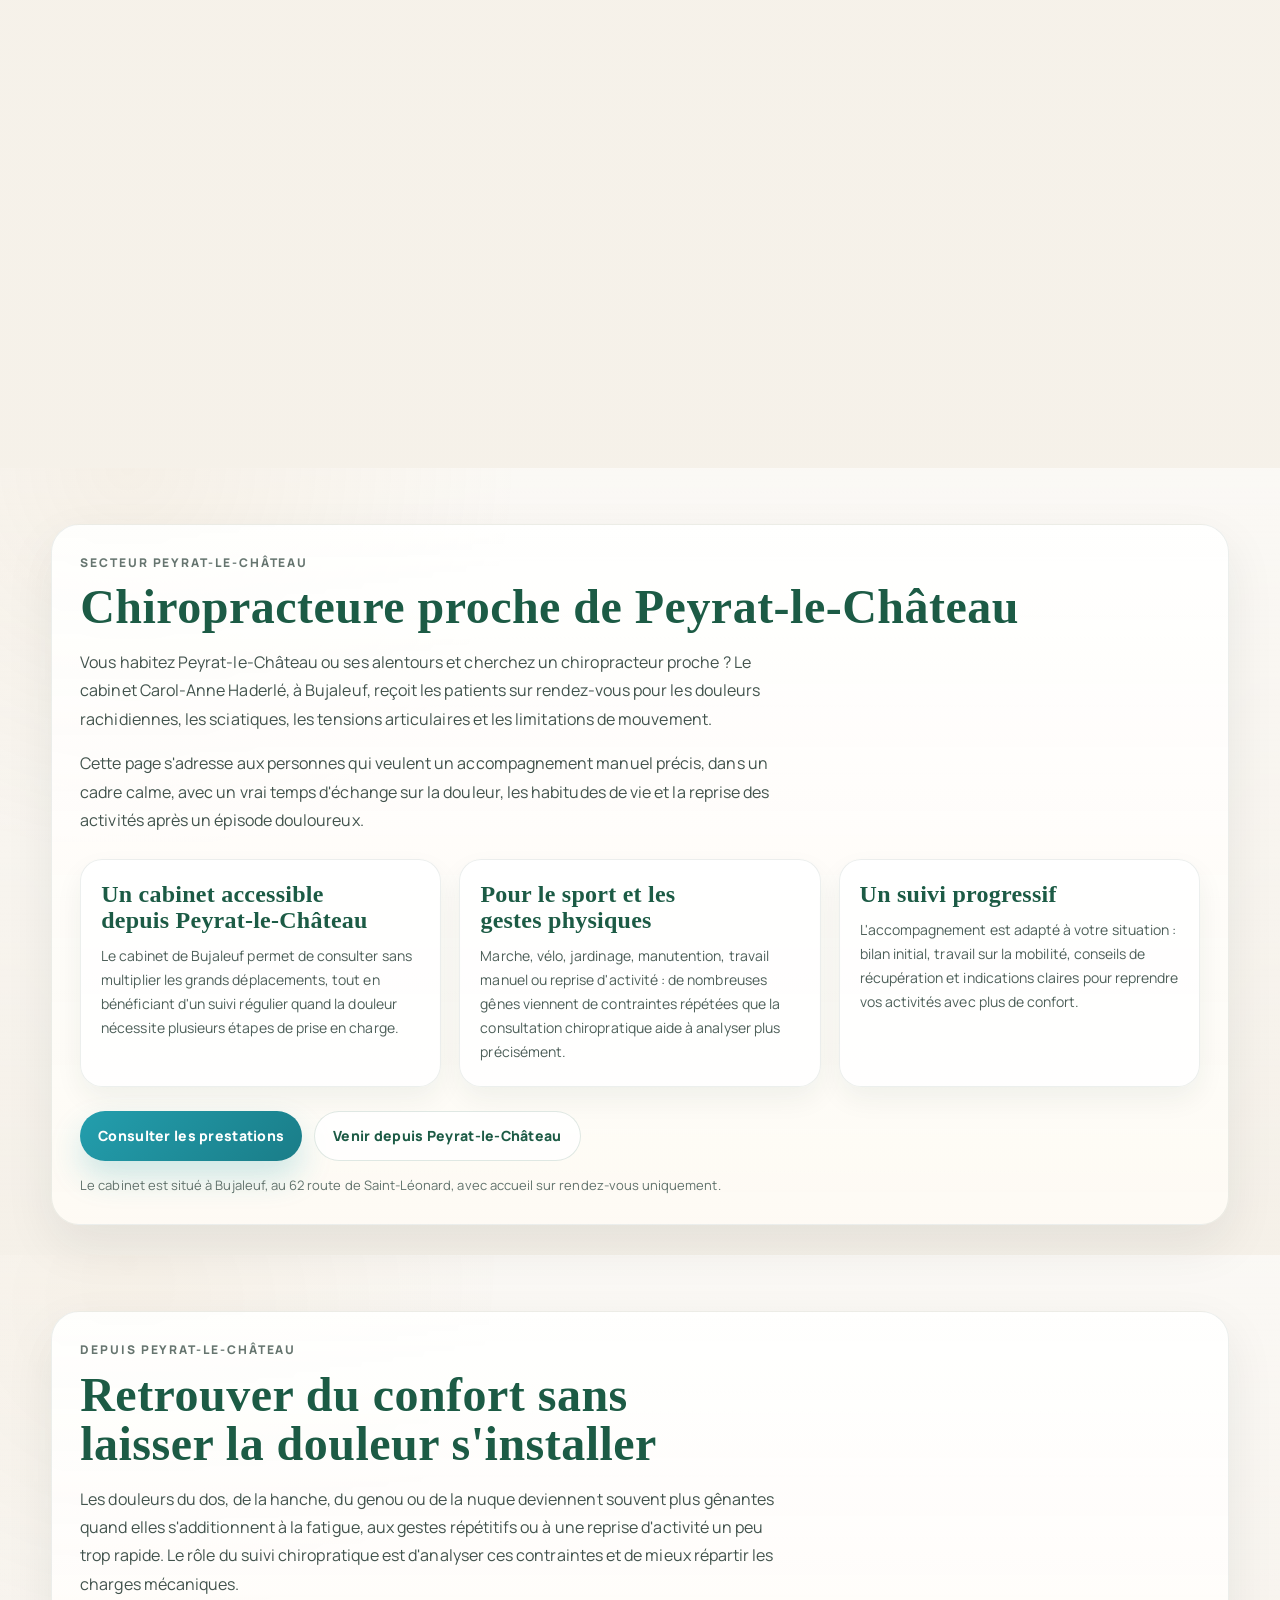
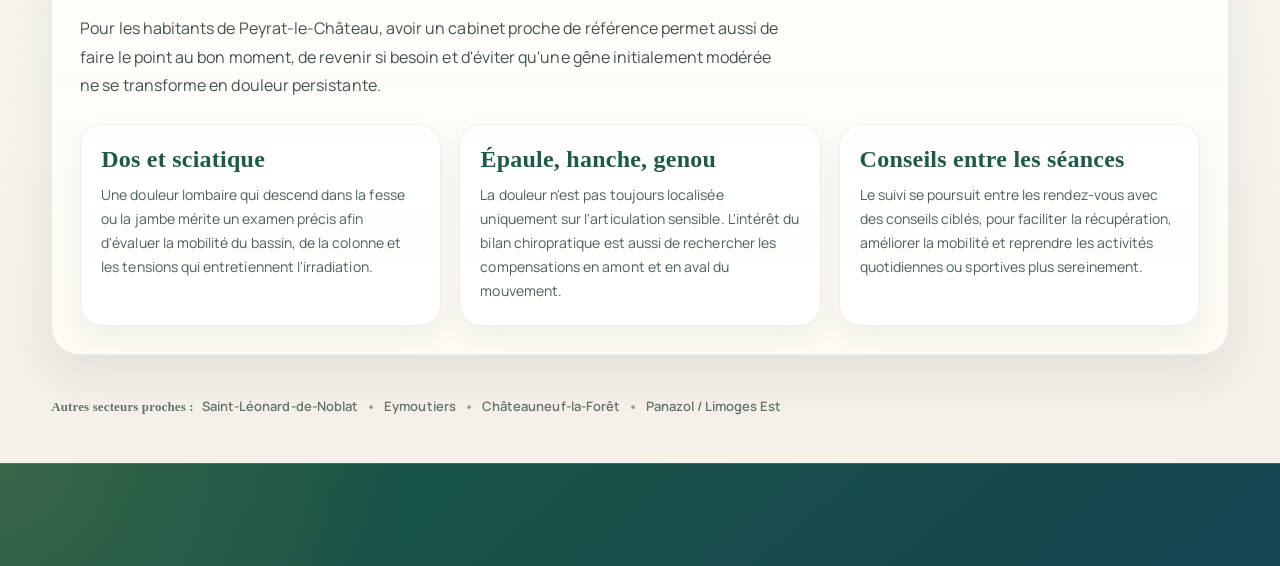
<file: Site Laly/chiropracteur-proche-peyrat-le-chateau.html>
﻿<!doctype html>
<html lang="fr">
<head>
  <meta charset="utf-8" />
  <meta name="viewport" content="width=device-width, initial-scale=1" />

  <title>Chiropracteur proche de Peyrat-le-Château | Carol-Anne Haderlé à Bujaleuf</title>
  <meta name="description" content="Vous cherchez un chiropracteur proche de Peyrat-le-Château ? Carol-Anne Haderlé vous reçoit à Bujaleuf pour douleurs de dos, sciatique, récupération sportive et gênes articulaires sur rendez-vous." />
  <meta name="robots" content="index,follow" />
  <meta name="google-site-verification" content="gKrpFN4nLu-nKXX74mPhYxNePAkkQWxK-2MVJ1E7urk" />
  <meta name="theme-color" content="#1E6B3A" />
  <meta property="og:locale" content="fr_FR" />
  <meta property="og:type" content="website" />
  <meta property="og:title" content="Chiropracteur proche de Peyrat-le-Château | Carol-Anne Haderlé à Bujaleuf" />
  <meta property="og:description" content="Cabinet de chiropraxie à Bujaleuf, proche de Peyrat-le-Château, pour les douleurs de dos, sciatiques et récupération fonctionnelle." />
  <meta property="og:url" content="https://www.carol-anne-chiropraxie.fr/chiropracteur-proche-peyrat-le-chateau.html" />
  <link rel="canonical" href="https://www.carol-anne-chiropraxie.fr/chiropracteur-proche-peyrat-le-chateau.html" />

  <link rel="icon" href="favicon.ico" sizes="any">
  <link rel="icon" type="image/png" sizes="32x32" href="favicon-32x32.png">
  <link rel="apple-touch-icon" href="apple-touch-icon.png">
  <link rel="preload" href="assets/fonts/manrope-latin.woff2" as="font" type="font/woff2" crossorigin>
  <link rel="preload" as="image" href="assets/img/hero-chiro-1-1280.webp" imagesrcset="assets/img/hero-chiro-1-768.webp 640w, assets/img/hero-chiro-1-1280.webp 900w, assets/img/hero-chiro-1.webp 1170w" imagesizes="100vw" fetchpriority="high" type="image/webp">
  <link rel="stylesheet" href="assets/css/fonts.min.css" />

  <!-- LocalBusiness schema -->
  <script type="application/ld+json">
  {
    "@context":"https://schema.org",
    "@type":"LocalBusiness",
    "name":"Cabinet Carol-Anne Haderlé",
    "address":{
      "@type":"PostalAddress",
      "streetAddress":"62 route de Saint-Léonard",
      "addressLocality":"Bujaleuf",
      "addressCountry":"FR"
    },
    "url":"https://www.carol-anne-chiropraxie.fr/chiropracteur-proche-peyrat-le-chateau.html",
    "areaServed":"Peyrat-le-Château",
    "description":"Cabinet de chiropraxie à Bujaleuf, proche de Peyrat-le-Château, pour les douleurs du dos, les sciatiques et les gênes liées à l'activité physique.",
    "telephone":"+33781602221"
  }
  </script>

  <!-- Font Awesome (icônes) -->
  <!-- CSS -->
  <link rel="stylesheet" href="assets/css/home.min.css" />
  <link rel="stylesheet" href="assets/css/hero-nav-fix.css?v=20260404-hero" />
  <link rel="stylesheet" href="assets/css/local-page.css" />

  <!-- JS header (burger) -->
  <script src="assets/js/site.min.js" defer></script>
  <script src="assets/js/header.min.js" defer></script>
</head>

<body class="home page-local">
  <a class="siteSkipLink" href="#main-content">Aller au contenu principal</a>
  <div class="local-popup" data-local-popup hidden>
    <div class="local-popup__backdrop" data-local-popup-backdrop></div>
    <div class="local-popup__dialog" role="dialog" aria-modal="true" aria-labelledby="local-popup-title">
      <button class="local-popup__close" type="button" aria-label="Fermer" data-local-popup-close>&times;</button>
      <h2 class="local-popup__title" id="local-popup-title">Votre chiropracteure proche de Peyrat-le-Château</h2>
      <div class="local-popup__actions">
        <a class="local-popup__btn local-popup__btn--primary" href="prestations.html">Voir les prestations</a>
        <a class="local-popup__btn local-popup__btn--ghost" href="https://www.google.com/maps/dir/?api=1&destination=62+route+de+Saint-Leonard+Bujaleuf" target="_blank" rel="noopener">Venir au cabinet</a>
      </div>
    </div>
  </div>
  <svg class="visually-hidden" aria-hidden="true" focusable="false">
    <symbol id="icon-phone" viewBox="0 0 24 24">
      <path d="M6.6 10.8a15.5 15.5 0 0 0 6.6 6.6l2.2-2.2c.3-.3.8-.4 1.2-.3 1 .3 2 .4 3 .4.7 0 1.2.5 1.2 1.2V20c0 .7-.5 1.2-1.2 1.2C10.8 21.2 2.8 13.2 2.8 3.4c0-.7.5-1.2 1.2-1.2h3.5c.7 0 1.2.5 1.2 1.2 0 1 .1 2 .4 3 .1.4 0 .8-.3 1.2l-2.2 2.2Z"></path>
    </symbol>
    <symbol id="icon-envelope" viewBox="0 0 24 24">
      <path d="M3.8 5.5h16.4c.9 0 1.6.7 1.6 1.6v9.8c0 .9-.7 1.6-1.6 1.6H3.8c-.9 0-1.6-.7-1.6-1.6V7.1c0-.9.7-1.6 1.6-1.6Zm0 2.1v.2l8.2 5.4 8.2-5.4v-.2H3.8Zm16.4 8.8V10l-7.8 5.1c-.3.2-.8.2-1.1 0L3.8 10v6.4h16.4Z"></path>
    </symbol>
    <symbol id="icon-pin" viewBox="0 0 24 24">
      <path d="M12 22c-.3 0-.6-.1-.8-.4C7.1 16.7 5 13.9 5 10.7 5 6.9 8.1 4 12 4s7 2.9 7 6.7c0 3.2-2.1 6-6.2 10.9-.2.2-.5.4-.8.4Zm0-9.1a2.6 2.6 0 1 0 0-5.2 2.6 2.6 0 0 0 0 5.2Z"></path>
    </symbol>
    <symbol id="icon-instagram" viewBox="0 0 24 24">
      <path d="M7.2 2.8h9.6c2.4 0 4.4 2 4.4 4.4v9.6c0 2.4-2 4.4-4.4 4.4H7.2a4.4 4.4 0 0 1-4.4-4.4V7.2c0-2.4 2-4.4 4.4-4.4Zm0 1.9A2.5 2.5 0 0 0 4.7 7.2v9.6a2.5 2.5 0 0 0 2.5 2.5h9.6a2.5 2.5 0 0 0 2.5-2.5V7.2a2.5 2.5 0 0 0-2.5-2.5H7.2Zm10.2 1.4a1.1 1.1 0 1 1 0 2.2 1.1 1.1 0 0 1 0-2.2ZM12 7.3a4.7 4.7 0 1 1 0 9.4 4.7 4.7 0 0 1 0-9.4Zm0 1.9a2.8 2.8 0 1 0 0 5.6 2.8 2.8 0 0 0 0-5.6Z"></path>
    </symbol>
  </svg>

  <!-- HEADER -->
  <header class="siteHeader">
    <div class="siteHeader__inner">

      <a class="siteHeader__brand" href="index.html">
        <picture>
          <source type="image/webp" srcset="assets/img/logo-68.webp 68w, assets/img/logo-136.webp 136w, assets/img/logo.webp 165w" sizes="(max-width: 520px) 48px, (max-width: 700px) 52px, 68px">
          <img class="siteHeader__logo" src="assets/img/logo-68.png" srcset="assets/img/logo-68.png 68w, assets/img/logo.png 165w" sizes="(max-width: 520px) 48px, (max-width: 700px) 52px, 68px" alt="Logo Cabinet" width="165" height="123" decoding="async">
        </picture>
        <span class="siteHeader__brandText">
          <strong class="siteHeader__brandName">
            Carol-Anne Haderlé
          </strong>
          <span class="siteHeader__brandRole">
            Chiropracteure à Bujaleuf
          </span>
        </span>
      </a>

      <!-- Burger (mobile) -->
      <button class="siteHeader__burger"
              type="button"
              aria-label="Ouvrir le menu"
              aria-expanded="false"
              aria-controls="mobileNav">
        <span class="siteHeader__burgerLines" aria-hidden="true"></span>
      </button>

      <nav class="siteNav" id="mobileNav" aria-label="Navigation principale">
        <a href="index.html">Accueil</a>
        <a href="chiropraxie.html">La Chiropraxie | À quoi s'attendre ?</a>
        <a href="prestations.html">Voir les prestations</a>
      </nav>

      <a class="siteHeader__cta"
         href="https://www.doctolib.fr/chiropracteur/bujaleuf/carol-anne-haderle?pid=practice-802873&source=profile"
         target="_blank" rel="noopener">
        Prendre rendez-vous
      </a>
    </div>
  </header>

  <!-- HERO -->
  <section class="hero" aria-label="Introduction" data-hero-slider>
    <div class="hero__media" aria-hidden="true">
      <picture class="hero__slide is-active">
        <source
          type="image/webp"
          srcset="assets/img/hero-chiro-1-768.webp 640w, assets/img/hero-chiro-1-1280.webp 900w, assets/img/hero-chiro-1.webp 1170w"
          sizes="100vw">
        <img class="hero__image" src="assets/img/hero-chiro-1-1280.jpg" srcset="assets/img/hero-chiro-1-768.jpg 640w, assets/img/hero-chiro-1-1280.jpg 900w, assets/img/hero-chiro-1.jpg 1170w" sizes="100vw" alt="" width="1170" height="658" fetchpriority="high" decoding="async">
      </picture>

      <picture class="hero__slide">
        <source
          type="image/webp"
          srcset="assets/img/hero-chiro-2-768.webp 640w, assets/img/hero-chiro-2-1280.webp 900w, assets/img/hero-chiro-2.webp 1170w"
          sizes="100vw">
        <img class="hero__image" src="assets/img/hero-chiro-2-1280.jpg" srcset="assets/img/hero-chiro-2-768.jpg 640w, assets/img/hero-chiro-2-1280.jpg 900w, assets/img/hero-chiro-2.jpg 1170w" sizes="100vw" alt="" width="1170" height="658" loading="lazy" decoding="async">
      </picture>

      <picture class="hero__slide">
        <source
          type="image/webp"
          srcset="assets/img/hero-chiro-3-768.webp 640w, assets/img/hero-chiro-3-1280.webp 900w, assets/img/hero-chiro-3.webp 1170w"
          sizes="100vw">
        <img class="hero__image" src="assets/img/hero-chiro-3-1280.jpg" srcset="assets/img/hero-chiro-3-768.jpg 640w, assets/img/hero-chiro-3-1280.jpg 900w, assets/img/hero-chiro-3.jpg 1170w" sizes="100vw" alt="" width="1170" height="658" loading="lazy" decoding="async">
      </picture>

      <picture class="hero__slide">
        <source
          type="image/webp"
          srcset="assets/img/hero-chiro-4-768.webp 640w, assets/img/hero-chiro-4-1280.webp 900w, assets/img/hero-chiro-4.webp 1170w"
          sizes="100vw">
        <img class="hero__image" src="assets/img/hero-chiro-4-1280.jpg" srcset="assets/img/hero-chiro-4-768.jpg 640w, assets/img/hero-chiro-4-1280.jpg 900w, assets/img/hero-chiro-4.jpg 1170w" sizes="100vw" alt="" width="1170" height="658" loading="lazy" decoding="async">
      </picture>

      <picture class="hero__slide">
        <source
          type="image/webp"
          srcset="assets/img/hero-chiro-5-768.webp 640w, assets/img/hero-chiro-5-1280.webp 900w, assets/img/hero-chiro-5.webp 1170w"
          sizes="100vw">
        <img class="hero__image" src="assets/img/hero-chiro-5-1280.jpg" srcset="assets/img/hero-chiro-5-768.jpg 640w, assets/img/hero-chiro-5-1280.jpg 900w, assets/img/hero-chiro-5.jpg 1170w" sizes="100vw" alt="" width="1170" height="658" loading="lazy" decoding="async">
      </picture>
    </div>

    <div class="hero__dots" role="group" aria-label="Navigation du diaporama">
      <button class="hero__dot is-active" type="button" aria-label="Afficher l'image 1" aria-pressed="true"></button>
      <button class="hero__dot" type="button" aria-label="Afficher l'image 2" aria-pressed="false"></button>
      <button class="hero__dot" type="button" aria-label="Afficher l'image 3" aria-pressed="false"></button>
      <button class="hero__dot" type="button" aria-label="Afficher l'image 4" aria-pressed="false"></button>
      <button class="hero__dot" type="button" aria-label="Afficher l'image 5" aria-pressed="false"></button>
    </div>

    <div class="hero-badge">
      <p class="hero-badge__kicker">CABINET DE CHIROPRAXIE</p>
      <p class="hero-badge__title">Soulagez durablement vos douleurs</p>
      <p class="hero-badge__text">
        Prise en charge personnalisée • Non-invasive et spécifique • À Bujaleuf
      </p>

      <div class="hero-badge__actions" data-contact-widget>
        <a class="hero-badge__btn" href="prestations.html">Prendre rendez-vous</a>

        <button
          class="hero-badge__link hero-contact-trigger js-contact-trigger"
          type="button"
          aria-expanded="false"
          aria-haspopup="dialog"
          aria-controls="heroContactPanel">
          Contact
        </button>

        <div class="hero-contact-panel js-contact-panel" id="heroContactPanel" role="dialog" aria-label="Coordonnées du cabinet" hidden inert>
          <button class="hero-contact-close js-contact-close" type="button" aria-label="Fermer">&times;</button>

          <div class="hero-contact-content">
            <a href="tel:+33781602221">
              <svg class="icon" aria-hidden="true"><use href="#icon-phone"></use></svg>
              <span>07 81 60 22 21</span>
            </a>

            <a href="mailto:carolanne.chiropraxie@gmail.com">
              <svg class="icon" aria-hidden="true"><use href="#icon-envelope"></use></svg>
              <span>carolanne.chiropraxie@gmail.com</span>
            </a>

            <a href="https://www.google.com/maps/dir/?api=1&destination=62+route+de+Saint-Leonard+Bujaleuf"
               target="_blank" rel="noopener">
              <svg class="icon" aria-hidden="true"><use href="#icon-pin"></use></svg>
              <span>Venir au cabinet</span>
            </a>

            <a href="https://www.instagram.com/carolanne.chiropraxie/"
               target="_blank" rel="noopener">
              <svg class="icon" aria-hidden="true"><use href="#icon-instagram"></use></svg>
              <span>Instagram</span>
            </a>
          </div>
        </div>

      </div>

    </div>
  </section>

  <!-- BANDE CONTACT (normale, pas le popup) -->
  <section class="contact-band" id="contact" aria-label="Informations de contact">
  <div class="container contact-band__inner">

    <!-- Adresse -->
    <a class="contact-item"
       href="https://www.google.com/maps/dir/?api=1&destination=62+route+de+Saint-Leonard+Bujaleuf"
       target="_blank" rel="noopener">
      <svg class="icon" aria-hidden="true"><use href="#icon-pin"></use></svg>
      <span>62 route de Saint-Léonard, Bujaleuf</span>
    </a>

    <a class="contact-item"
   href="https://www.instagram.com/carolanne.chiropraxie/"
   target="_blank"
   rel="noopener">
   <svg class="icon" aria-hidden="true"><use href="#icon-instagram"></use></svg>
   <span>Instagram</span>
    </a>

    <!-- Email -->
    <a class="contact-item"
       href="mailto:carolanne.chiropraxie@gmail.com">
      <svg class="icon" aria-hidden="true"><use href="#icon-envelope"></use></svg>
      <span>carolanne.chiropraxie@gmail.com</span>
    </a>

    <!-- Téléphone -->
    <a class="contact-item"
       href="tel:+33781602221">
      <svg class="icon" aria-hidden="true"><use href="#icon-phone"></use></svg>
      <span>07 81 60 22 21</span>
    </a>

  </div>
</section>

  <main class="siteMain" id="main-content" tabindex="-1">

    <!-- ZONES TRAITEES INTERACTIVES -->
    <section class="bodymap" id="zones-traitees" aria-labelledby="bodymap-title-main">
      <div class="bodymap__inner">
        <header class="bodymap__head">
          <h2 class="bodymap__title" id="bodymap-title-main">Vous souffrez de :</h2>

        </header>

        <div class="bodymap__layout" data-bodymap>
          <div class="bodymap__figure">
            <div class="bodymap__canvas">
              <picture>
              <source type="image/webp" srcset="assets/img/schema-corps-600.webp 600w, assets/img/schema-corps-750.webp 750w, assets/img/schema-corps-900.webp 900w, assets/img/schema-corps.webp 1024w" sizes="(max-width: 420px) 344px, (max-width: 768px) 360px, (max-width: 1023px) 500px, 540px">
              <img
                class="bodymap__image"
                src="assets/img/schema-corps-600.jpg"
                srcset="assets/img/schema-corps-600.jpg 600w, assets/img/schema-corps-750.jpg 750w, assets/img/schema-corps-900.jpg 900w, assets/img/schema-corps.jpg 1024w"
                sizes="(max-width: 420px) 344px, (max-width: 768px) 360px, (max-width: 1023px) 500px, 540px"
                alt="Schéma du corps avec zones de douleurs fréquentes"
                width="1024"
                height="1536"
                loading="lazy"
                decoding="async" />
            </picture>
            <button class="bodymap__tag bodymap__tag--migraines" type="button"
                    data-title="Migraine"
                    data-text="Le travail cervical et crânio-mandibulaire peut réduire certaines tensions mécaniques associées aux migraines et céphalées.">
              Migraine
            </button>

            <button class="bodymap__tag bodymap__tag--cervicale" type="button"
                    data-title="Douleur cervicale"
                    data-text="La chiropraxie vise à restaurer la mobilité du rachis cervical et à diminuer les tensions musculaires responsables des blocages.">
              Douleur<br>cervicale
            </button>

            <button class="bodymap__tag bodymap__tag--epaule" type="button"
                    data-title="Douleur d’épaule"
                    data-text="La prise en charge de l’épaule tient compte de la posture, des cervicales et de la cage thoracique pour réduire les compensations.">
              Douleur <br>d’épaule
            </button>

            <button class="bodymap__tag bodymap__tag--lombalgie" type="button"
                    data-title="Lombalgie"
                    data-text="Pour les douleurs lombaires, l’objectif est de réduire l’irritation mécanique, améliorer la stabilité et prévenir les récidives.">
              Lombalgie
            </button>

            <button class="bodymap__tag bodymap__tag--carpien" type="button"
                    data-title="Canal carpien"
                    data-text="Une évaluation du membre supérieur et du rachis cervical peut aider à mieux gérer les douleurs, fourmillements et pertes de force.">
              Canal <br>carpien
            </button>

            <button class="bodymap__tag bodymap__tag--genoux" type="button"
                    data-title="Douleur du genou"
                    data-text="L’analyse du genou inclut aussi cheville, hanche et bassin afin de corriger les appuis et limiter les contraintes.">
              Douleur du<br>genou
            </button>

            <button class="bodymap__tag bodymap__tag--sciatique" type="button"
                    data-title="Sciatique"
                    data-text="En cas de douleur irradiant dans la jambe, la prise en charge vise à diminuer la compression/irritation et à restaurer la mobilité lombaire.">
              Sciatique
            </button>
            </div>
          </div>
          <section class="bodymap__locker" aria-labelledby="bodymap-locker-title">
            <p class="bodymap__lockerTitle" id="bodymap-locker-title">Ou encore</p>
            <ul class="bodymap__lockerList">
              <li class="bodymap__lockerItem">
                <button class="bodymap__lockerBtn" type="button"
                        data-title="Vertiges"
                        data-text="Un bilan global permet d’identifier les restrictions cervicales ou posturales pouvant entretenir des sensations vertigineuses.">
                  Vertiges
                </button>
              </li>
              <li class="bodymap__lockerItem">
                <button class="bodymap__lockerBtn" type="button"
                        data-title="Dorsalgie"
                        data-text="La dorsalgie est souvent liée à une raideur thoracique, une posture prolongée ou des compensations. La prise en charge vise à redonner de la mobilité, détendre les tensions et améliorer le confort au quotidien.">
                  Dorsalgie
                </button>
              </li>
              <li class="bodymap__lockerItem">
                <button class="bodymap__lockerBtn" type="button"
                        data-title="Hernie discale"
                        data-text="En cas de hernie discale, le suivi est adapté et progressif. L’objectif est de réduire les contraintes mécaniques, améliorer la mobilité et accompagner le retour aux activités en sécurité.">
                  Hernie discale
                </button>
              </li>
              <li class="bodymap__lockerItem">
                <button class="bodymap__lockerBtn" type="button"
                        data-title="Raideur vertébrale"
                        data-text="Les ajustements et mobilisations améliorent l’amplitude articulaire et la qualité du mouvement, avec un plan d’exercices simple.">
                  Raideur vertébrale
                </button>
              </li>
              <li class="bodymap__lockerItem">
                <button class="bodymap__lockerBtn" type="button"
                        data-title="Tendinite"
                        data-text="La chiropraxie agit sur les chaînes de compensation articulaires et musculaires pour décharger la zone tendineuse irritée. On va aussi prescrire des exo pour accélérer la régénération des fibres musculaires">
                  Tendinite
                </button>
              </li>
              <li class="bodymap__lockerItem">
                <button class="bodymap__lockerBtn" type="button"
                        data-title="Douleur de hanche"
                        data-text="Le bassin, la colonne et la chaîne inférieure sont ajustés ensemble pour réduire les surcharges sur la hanche.">
                  Douleur de hanche
                </button>
              </li>
              <li class="bodymap__lockerItem">
                <button class="bodymap__lockerBtn" type="button"
                        data-title="Blessure sportive"
                        data-text="Objectif : récupérer plus vite, optimiser la mobilité et prévenir les récidives grâce à un suivi adapté à votre pratique.">
                  Blessure sportive
                </button>
              </li>
              <li class="bodymap__lockerItem">
                <button class="bodymap__lockerBtn" type="button"
                        data-title="Cheville"
                        data-text="Une cheville limitée peut impacter toute la posture. Le traitement vise à retrouver stabilité, mobilité et confiance en appui.">
                  Cheville
                </button>
              </li>
              <li class="bodymap__lockerItem">
                <button class="bodymap__lockerBtn" type="button"
                        data-title="Mobilité"
                        data-text="Au-delà de la douleur, la chiropraxie aide à retrouver de l’aisance dans les gestes du quotidien et une meilleure qualité de mouvement.">
                  Mobilité
                </button>
              </li>
              <li class="bodymap__lockerItem">
                <button class="bodymap__lockerBtn" type="button"
                        data-title="Troubles fonctionnels associés"
                        data-text="La chiropraxie peut aussi accompagner certains troubles fonctionnels associés, notamment le stress et les troubles du sommeil, en aidant le corps à mieux récupérer et à retrouver un meilleur équilibre global.">
                  Troubles fonctionnels associés
                </button>
              </li>
            </ul>
            <div class="bodymap__lockerPanel" id="bodymap-locker-panel" data-bodymap-locker-panel hidden aria-hidden="true">
              <p class="bodymap__eyebrow">Indication fréquente</p>
              <h3 class="bodymap__panelTitle" data-bodymap-locker-title>Sélectionnez un motif</h3>
              <p class="bodymap__panelText" data-bodymap-locker-text>Cliquez sur un élément du casier pour afficher les informations.</p>
            </div>
          </section>
        </div>
      </div>
    </section>

    <!-- AVIS -->
    <section class="avis" aria-labelledby="avis-title">
      <div class="avis__inner">
        <header class="avis__head">
          <h2 class="avis__title" id="avis-title">Vos avis</h2>
        </header>

        <div class="avis__wrap">
          <button class="avis__nav avis__nav--prev" type="button" aria-label="Avis précédent">‹</button>
          <button class="avis__nav avis__nav--next" type="button" aria-label="Avis suivant">›</button>

          <div class="avis__viewport" tabindex="0">
            <div class="avis__track" role="list">
              <article class="avis__card" role="listitem">
                <div class="avis__stars" aria-label="5 étoiles">★★★★★</div>
                <h3 class="avis__quote">Une évolution remarquable</h3>
                <p class="avis__text">
                  J’étais votre ancienne patiente, on a eu quelques rdvs qui m’ont beaucoup aidé ! C’était la première fois que je voyais un chiropracteur et j’ai été très surprise de découvrir ce métier, et contente d’avoir moins de frictions au dos et les épaules.
                 <br> <br>
               Je ne regrette absolument pas mes rdvs car maintenant je suis moins gênée dans mes mouvements c’est plus agréable à vivre :)
               <br>Je recommande sans hésiter 😁
                </p>
                <p class="avis__name">Magali</p>
              </article>

              <article class="avis__card" role="listitem">
                <div class="avis__stars" aria-label="5 étoiles">★★★★★</div>
                <h3 class="avis__quote">Un vrai soulagement</h3>
                <p class="avis__text">
                Je souffrais de douleurs à la hanche depuis plusieurs mois. J’avais déjà consulté un ostéopathe sans succès, puis je me suis tournée vers la chiropraxie.<br>
                Depuis les quatre rendez-vous effectués, je n’ai plus aucune gêne ni douleur. Les séances ont été très agréables et douces, avec un suivi complet.<br>
                Je recommande sans hésiter.
                </p>
                <p class="avis__name">Amélie</p>
              </article>

              <article class="avis__card" role="listitem">
                <div class="avis__stars" aria-label="5 étoiles">★★★★★</div>
                <h3 class="avis__quote">Excellente expérience</h3>
                <p class="avis__text">
                J’ai régulièrement des tensions aux cervicales. Un grand merci à Carol-Anne pour ses séances, son écoute et son professionnalisme. J’ai ressenti rapidement les bienfaits, avec moins de tensions et moins de douleurs.
                </p>
                <p class="avis__name">Alexandra</p>
              </article>
            </div>
          </div>

          <div class="avis__dots" role="group" aria-label="Navigation des avis"></div>
        </div>
      </div>
    </section>

    <!-- MAP -->
    <section class="map-section" id="acces">
      <div class="map-wrapper">
        <iframe
          src="https://www.google.com/maps?q=62+route+de+Saint-Leonard+Bujaleuf&output=embed"
          title="Localisation du cabinet sur Google Maps"
          loading="lazy"
          allowfullscreen
          referrerpolicy="no-referrer-when-downgrade">
        </iframe>
      </div>

      <div class="map-section__cta">
        <a href="https://www.google.com/maps/dir/?api=1&destination=62+route+de+Saint-Leonard+Bujaleuf"
           target="_blank" rel="noopener">
          CLIQUEZ ICI POUR VENIR AU CABINET
        </a>
      </div>
    </section>

    <section class="local-intro" aria-labelledby="local-intro-title">
      <div class="local-intro__inner">
        <div class="local-intro__surface">
          <p class="local-intro__eyebrow">Secteur Peyrat-le-Château</p>
          <h1 class="local-intro__title" id="local-intro-title">Chiropracteure proche de Peyrat-le-Château</h1>
          <p class="local-intro__lead">Vous habitez Peyrat-le-Château ou ses alentours et cherchez un chiropracteur proche ? Le cabinet Carol-Anne Haderlé, à Bujaleuf, reçoit les patients sur rendez-vous pour les douleurs rachidiennes, les sciatiques, les tensions articulaires et les limitations de mouvement.</p>
          <p class="local-intro__lead">Cette page s'adresse aux personnes qui veulent un accompagnement manuel précis, dans un cadre calme, avec un vrai temps d'échange sur la douleur, les habitudes de vie et la reprise des activités après un épisode douloureux.</p>
          <div class="local-intro__grid">
            <article class="local-intro__card">
              <h3>Un cabinet accessible depuis Peyrat-le-Château</h3>
              <p>Le cabinet de Bujaleuf permet de consulter sans multiplier les grands déplacements, tout en bénéficiant d'un suivi régulier quand la douleur nécessite plusieurs étapes de prise en charge.</p>
            </article>
            <article class="local-intro__card">
              <h3>Pour le sport et les gestes physiques</h3>
              <p>Marche, vélo, jardinage, manutention, travail manuel ou reprise d'activité : de nombreuses gênes viennent de contraintes répétées que la consultation chiropratique aide à analyser plus précisément.</p>
            </article>
            <article class="local-intro__card">
              <h3>Un suivi progressif</h3>
              <p>L'accompagnement est adapté à votre situation : bilan initial, travail sur la mobilité, conseils de récupération et indications claires pour reprendre vos activités avec plus de confort.</p>
            </article>
          </div>
          <div class="local-intro__actions">
            <a class="local-intro__btn local-intro__btn--primary" href="prestations.html">Consulter les prestations</a>
            <a class="local-intro__btn local-intro__btn--ghost" href="https://www.google.com/maps/dir/?api=1&destination=62+route+de+Saint-Leonard+Bujaleuf" target="_blank" rel="noopener">Venir depuis Peyrat-le-Château</a>
          </div>
          <p class="local-intro__note">Le cabinet est situé à Bujaleuf, au 62 route de Saint-Léonard, avec accueil sur rendez-vous uniquement.</p>
        </div>
      </div>
    </section>

    <section class="local-intro" aria-labelledby="local-area-title">
      <div class="local-intro__inner">
        <div class="local-intro__surface">
          <p class="local-intro__eyebrow">Depuis Peyrat-le-Château</p>
          <h2 class="local-intro__title" id="local-area-title">Retrouver du confort sans laisser la douleur s'installer</h2>
          <p class="local-intro__lead">Les douleurs du dos, de la hanche, du genou ou de la nuque deviennent souvent plus gênantes quand elles s'additionnent à la fatigue, aux gestes répétitifs ou à une reprise d'activité un peu trop rapide. Le rôle du suivi chiropratique est d'analyser ces contraintes et de mieux répartir les charges mécaniques.</p>
          <p class="local-intro__lead">Pour les habitants de Peyrat-le-Château, avoir un cabinet proche de référence permet aussi de faire le point au bon moment, de revenir si besoin et d'éviter qu'une gêne initialement modérée ne se transforme en douleur persistante.</p>
          <div class="local-intro__grid">
            <article class="local-intro__card">
              <h3>Dos et sciatique</h3>
              <p>Une douleur lombaire qui descend dans la fesse ou la jambe mérite un examen précis afin d'évaluer la mobilité du bassin, de la colonne et les tensions qui entretiennent l'irradiation.</p>
            </article>
            <article class="local-intro__card">
              <h3>Épaule, hanche, genou</h3>
              <p>La douleur n'est pas toujours localisée uniquement sur l'articulation sensible. L'intérêt du bilan chiropratique est aussi de rechercher les compensations en amont et en aval du mouvement.</p>
            </article>
            <article class="local-intro__card">
              <h3>Conseils entre les séances</h3>
              <p>Le suivi se poursuit entre les rendez-vous avec des conseils ciblés, pour faciliter la récupération, améliorer la mobilité et reprendre les activités quotidiennes ou sportives plus sereinement.</p>
            </article>
          </div>
        </div>
      </div>
    </section>

  <section class="local-links" aria-labelledby="local-links-title">
    <div class="local-links__inner">
      <h2 class="local-links__title" id="local-links-title">Autres secteurs proches :</h2>
      <ul class="local-links__list">
          <li><a href="chiropracteur-proche-saint-leonard-de-noblat.html">Saint-Léonard-de-Noblat</a></li>
          <li><a href="chiropracteur-proche-eymoutiers.html">Eymoutiers</a></li>
          <li><a href="chiropracteur-proche-chateauneuf-la-foret.html">Châteauneuf-la-Forêt</a></li>
          <li><a href="chiropracteur-proche-panazol-limoges-est.html">Panazol / Limoges Est</a></li>
      </ul>
    </div>
  </section>
  </main>

  <footer class="siteFooter">
    <div class="siteFooter__inner">
      <p class="siteFooter__copy">© <span data-current-year></span> Cabinet Carol-Anne Haderlé</p>

      <div class="siteFooter__contacts">
        <a class="siteFooter__contact" href="mailto:carolanne.chiropraxie@gmail.com">
          <svg class="icon" aria-hidden="true"><use href="#icon-envelope"></use></svg>
          <span>carolanne.chiropraxie@gmail.com</span>
        </a>

        <a class="siteFooter__contact"
           href="https://www.instagram.com/carolanne.chiropraxie/"
           target="_blank"
           rel="noopener">
          <svg class="icon" aria-hidden="true"><use href="#icon-instagram"></use></svg>
          <span>@carolanne.chiropraxie</span>
        </a>

        <a class="siteFooter__contact" href="tel:+33781602221">
          <svg class="icon" aria-hidden="true"><use href="#icon-phone"></use></svg>
          <span>07 81 60 22 21</span>
        </a>
      </div>
    </div>
  </footer>

  <div class="floating-contact" data-contact-widget>
    <button
      class="floating-contact__trigger js-contact-trigger"
      type="button"
      aria-expanded="false"
      aria-haspopup="dialog"
      aria-controls="floatingContactPanel">
      <svg class="icon" aria-hidden="true"><use href="#icon-phone"></use></svg>
      <span>Contact</span>
    </button>

    <div class="floating-contact__panel js-contact-panel" id="floatingContactPanel" role="dialog" aria-label="Coordonnées du cabinet" hidden inert>
      <button class="floating-contact__close js-contact-close" type="button" aria-label="Fermer">&times;</button>

      <div class="floating-contact__content">
        <a href="tel:+33781602221">
          <svg class="icon" aria-hidden="true"><use href="#icon-phone"></use></svg>
          <span>07 81 60 22 21</span>
        </a>

        <a href="mailto:carolanne.chiropraxie@gmail.com">
          <svg class="icon" aria-hidden="true"><use href="#icon-envelope"></use></svg>
          <span>carolanne.chiropraxie@gmail.com</span>
        </a>

        <a href="https://www.google.com/maps/dir/?api=1&destination=62+route+de+Saint-Leonard+Bujaleuf"
           target="_blank" rel="noopener">
          <svg class="icon" aria-hidden="true"><use href="#icon-pin"></use></svg>
          <span>Venir au cabinet</span>
        </a>

        <a href="https://www.instagram.com/carolanne.chiropraxie/"
           target="_blank" rel="noopener">
          <svg class="icon" aria-hidden="true"><use href="#icon-instagram"></use></svg>
          <span>Instagram</span>
        </a>
      </div>
    </div>
  </div>

  <script src="assets/js/index.min.js" defer></script>
  <script src="assets/js/local-page.js" defer></script>
</body>
</html>
</file>
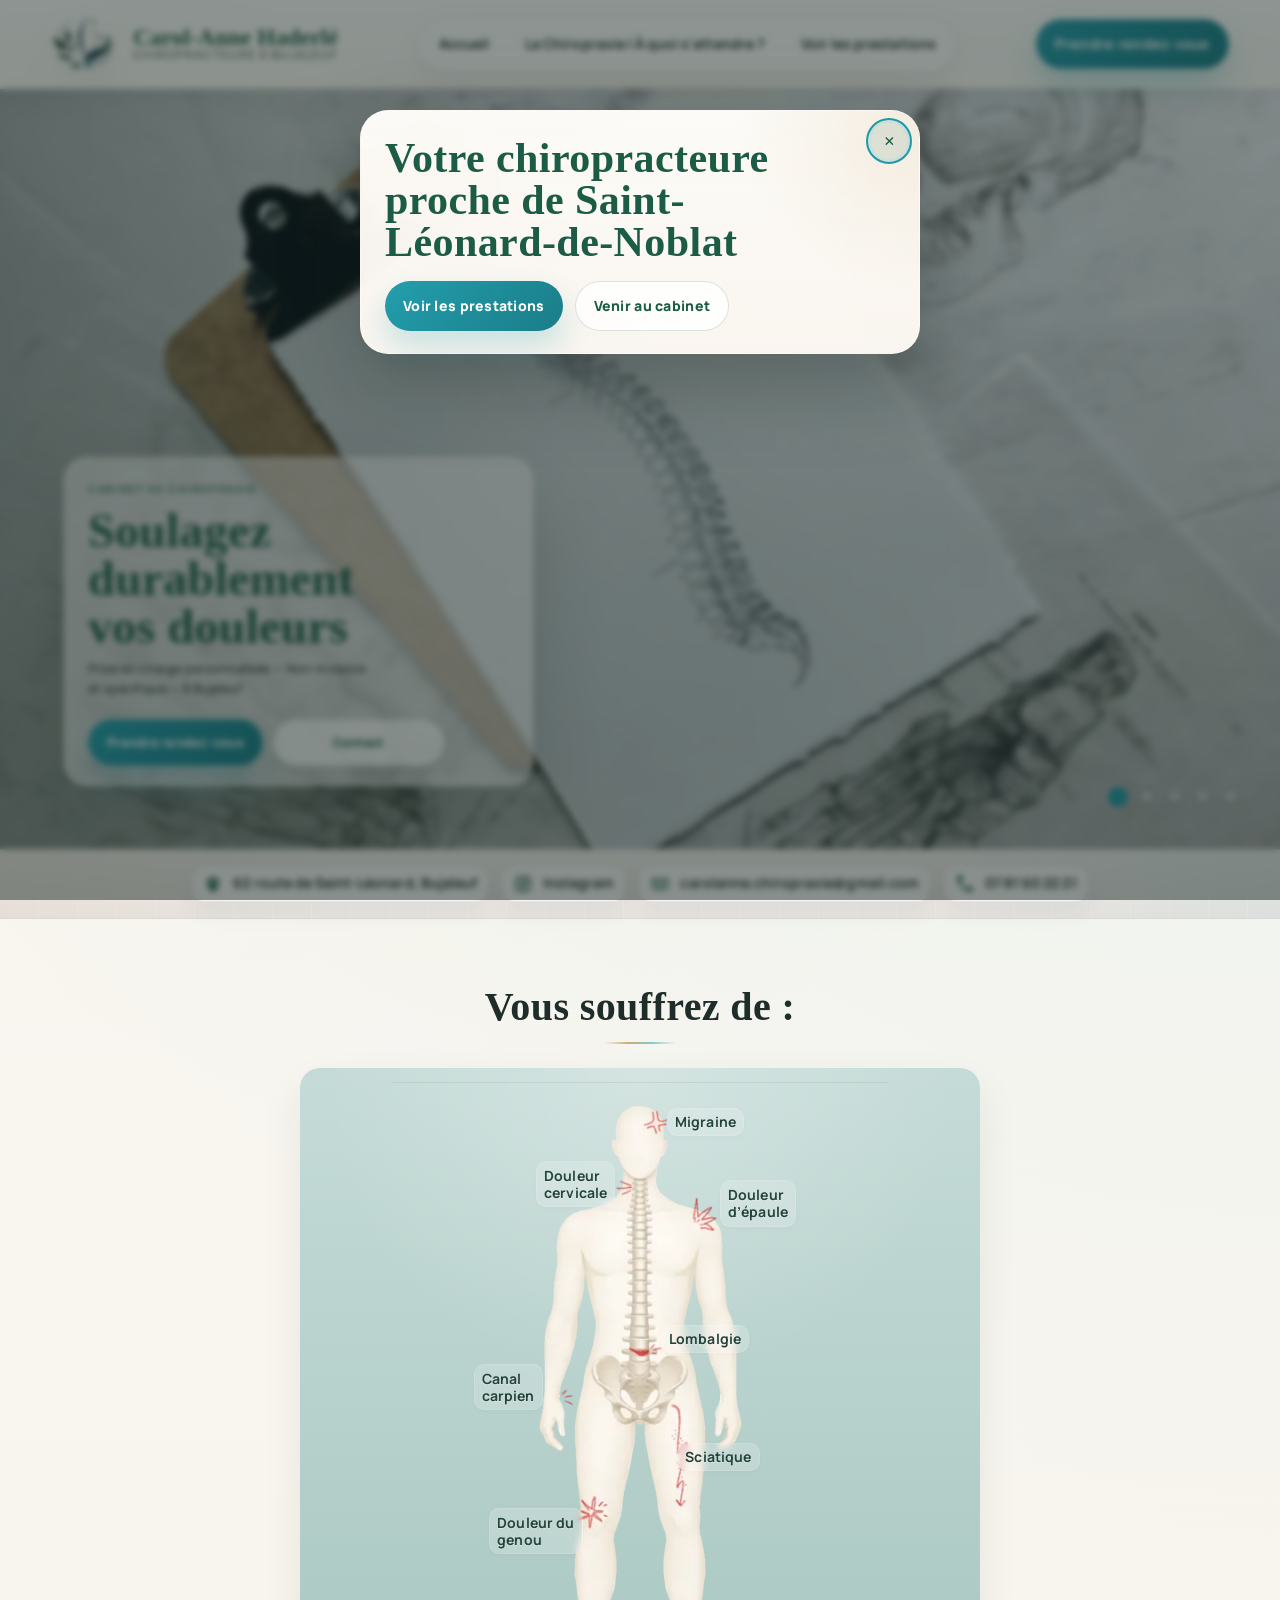
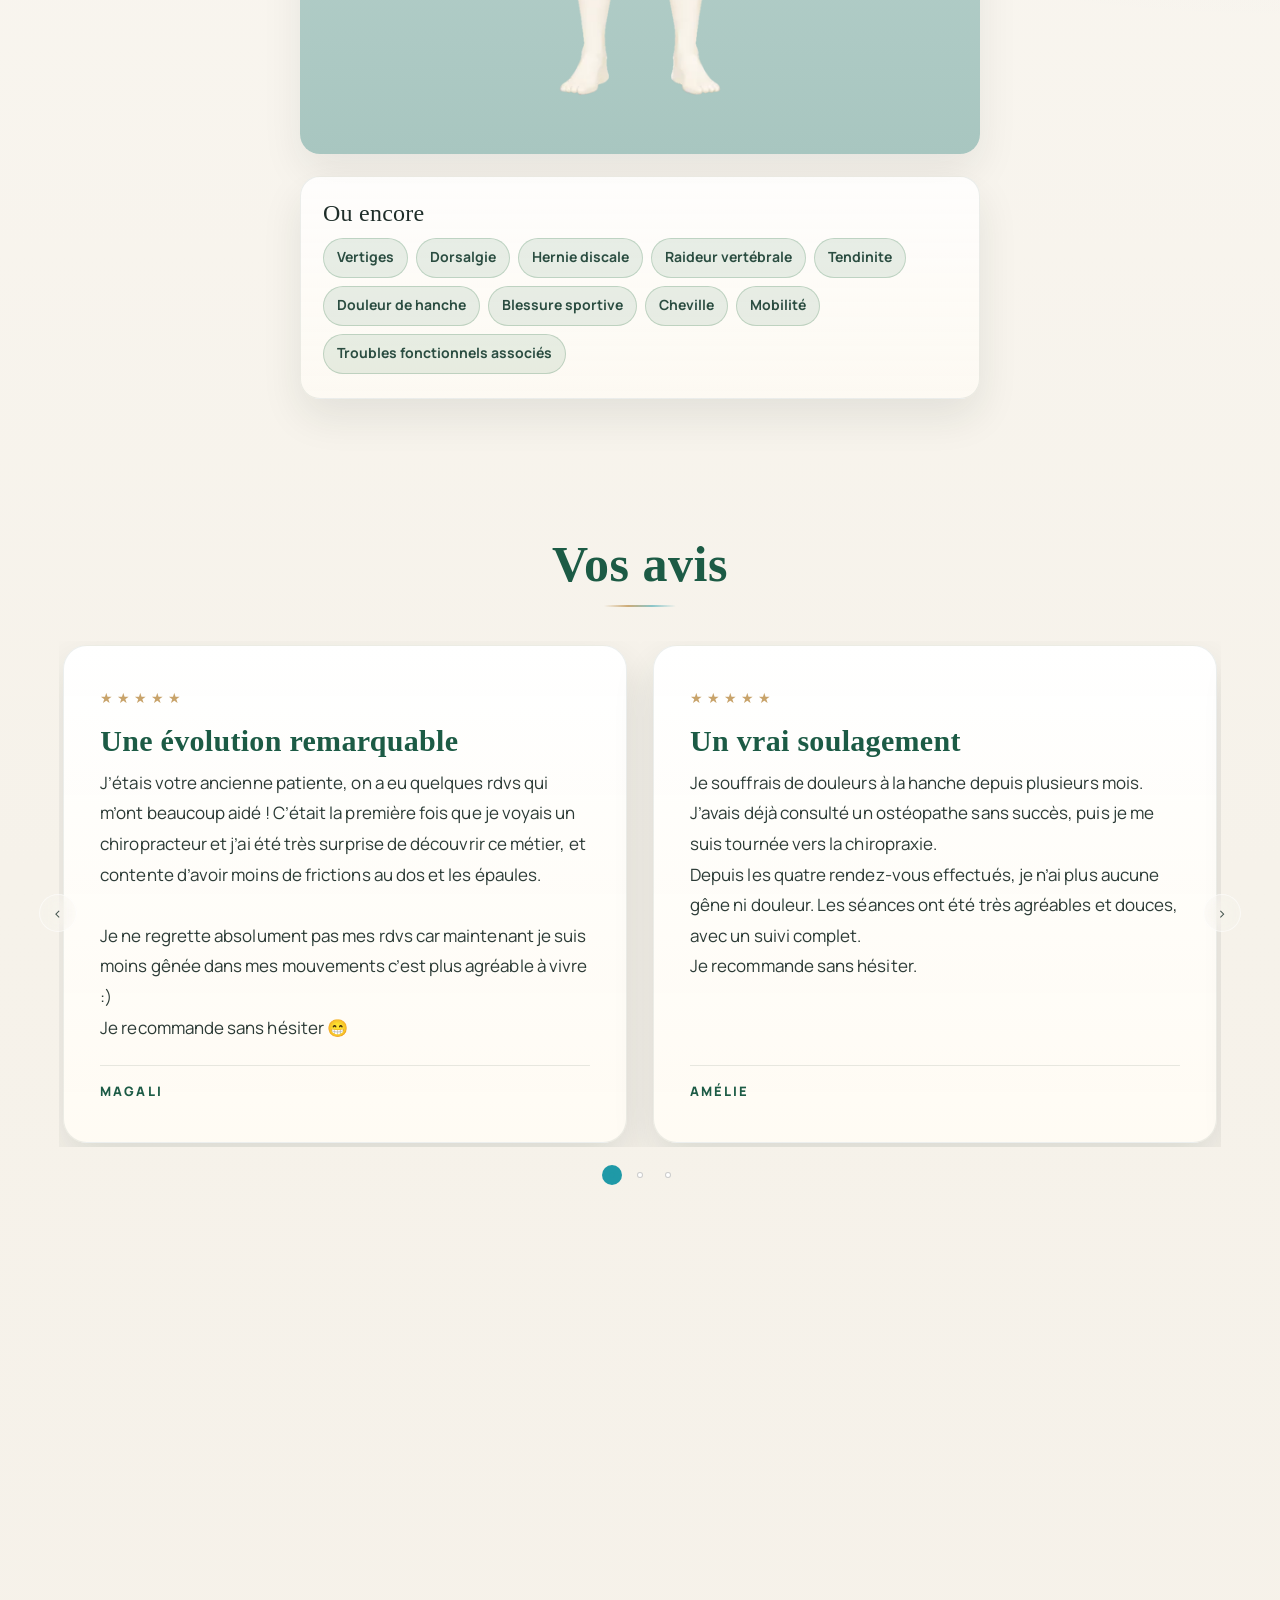
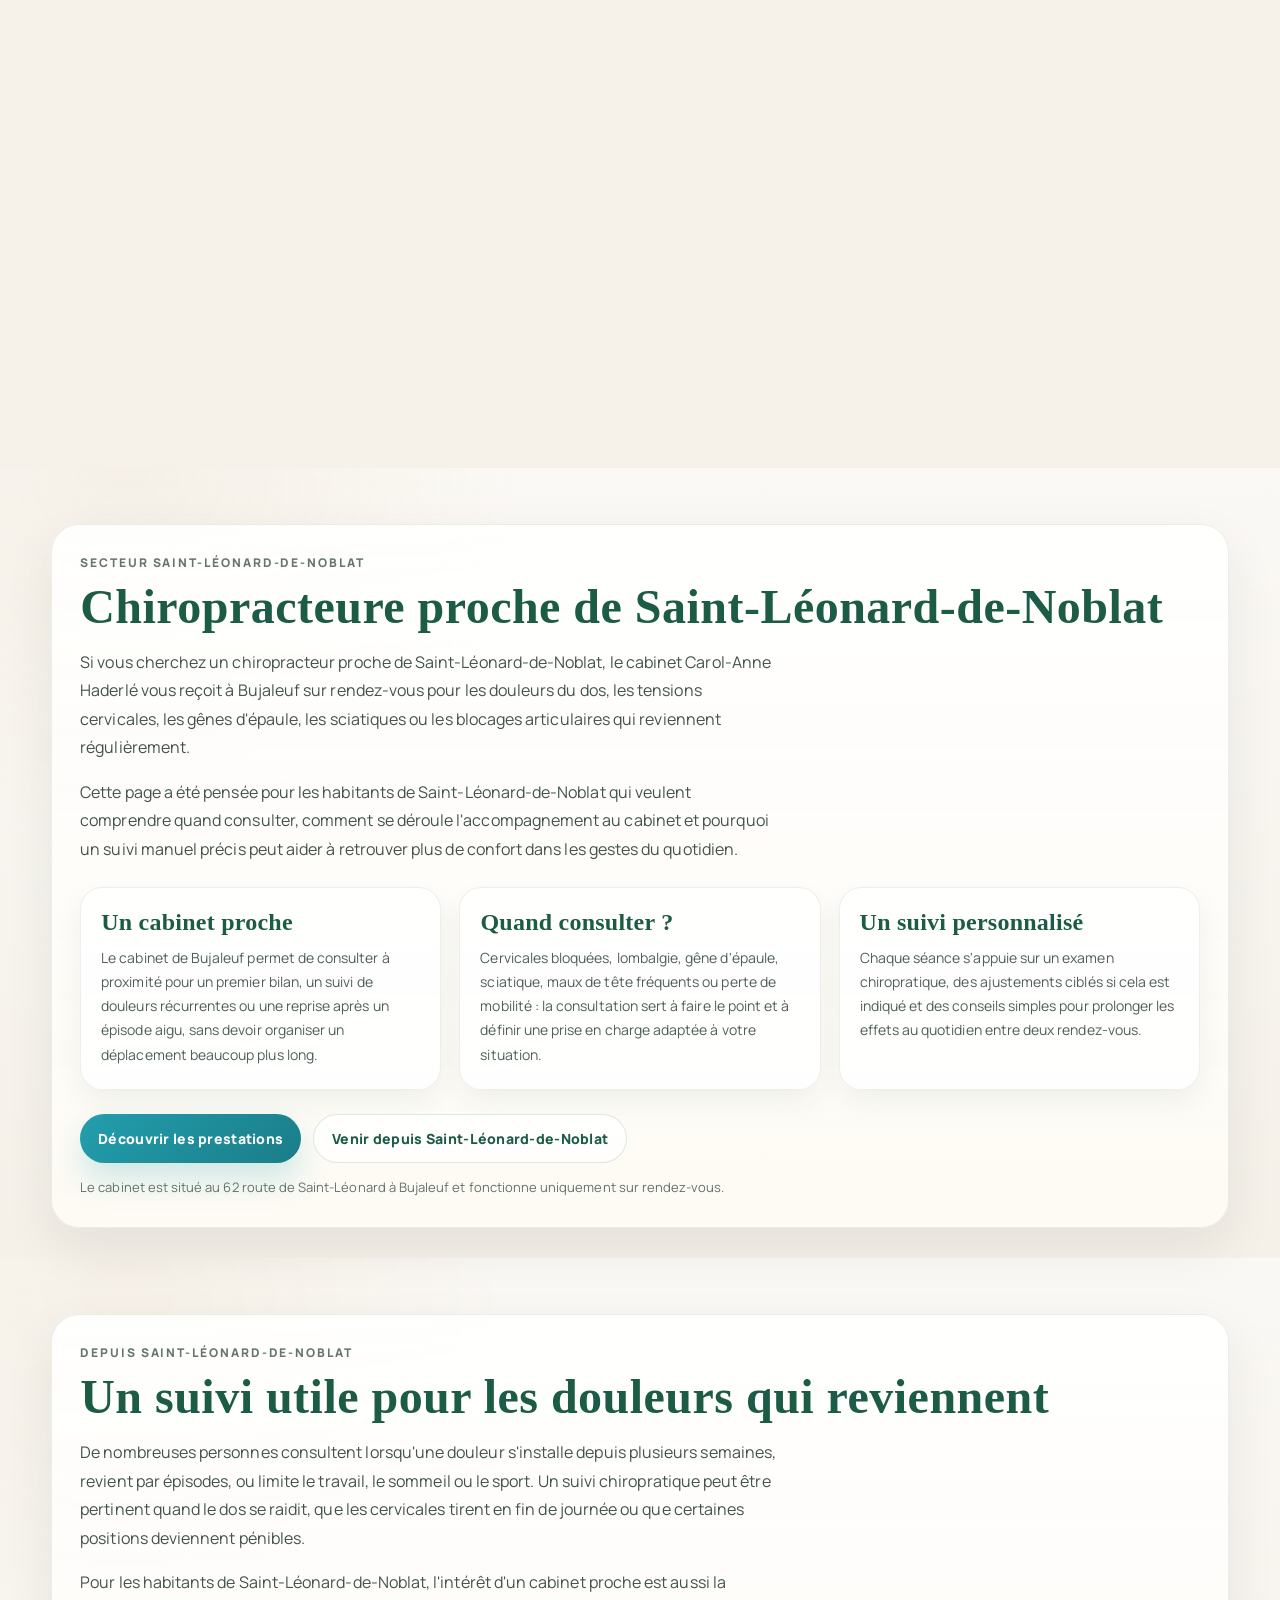
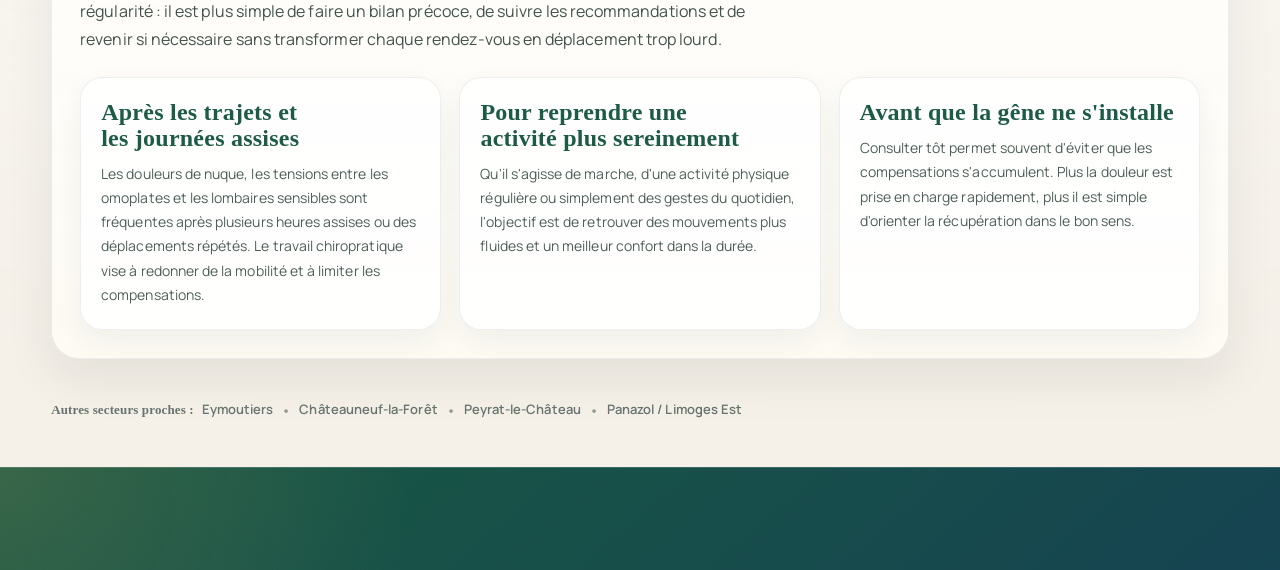
<file: Site Laly/chiropracteur-proche-saint-leonard-de-noblat.html>
﻿<!doctype html>
<html lang="fr">
<head>
  <meta charset="utf-8" />
  <meta name="viewport" content="width=device-width, initial-scale=1" />

  <title>Chiropracteur proche de Saint-Léonard-de-Noblat | Carol-Anne Haderlé à Bujaleuf</title>
  <meta name="description" content="Besoin d'un chiropracteur proche de Saint-Léonard-de-Noblat ? Carol-Anne Haderlé vous reçoit à Bujaleuf sur rendez-vous pour cervicalgies, lombalgies, douleurs articulaires et suivi personnalisé." />
  <meta name="robots" content="index,follow" />
  <meta name="google-site-verification" content="gKrpFN4nLu-nKXX74mPhYxNePAkkQWxK-2MVJ1E7urk" />
  <meta name="theme-color" content="#1E6B3A" />
  <meta property="og:locale" content="fr_FR" />
  <meta property="og:type" content="website" />
  <meta property="og:title" content="Chiropracteur proche de Saint-Léonard-de-Noblat | Carol-Anne Haderlé à Bujaleuf" />
  <meta property="og:description" content="Cabinet de chiropraxie à Bujaleuf, proche de Saint-Léonard-de-Noblat, pour les douleurs du dos, de la nuque et des articulations." />
  <meta property="og:url" content="https://www.carol-anne-chiropraxie.fr/chiropracteur-proche-saint-leonard-de-noblat.html" />
  <link rel="canonical" href="https://www.carol-anne-chiropraxie.fr/chiropracteur-proche-saint-leonard-de-noblat.html" />

  <link rel="icon" href="favicon.ico" sizes="any">
  <link rel="icon" type="image/png" sizes="32x32" href="favicon-32x32.png">
  <link rel="apple-touch-icon" href="apple-touch-icon.png">
  <link rel="preload" href="assets/fonts/manrope-latin.woff2" as="font" type="font/woff2" crossorigin>
  <link rel="preload" as="image" href="assets/img/hero-chiro-1-1280.webp" imagesrcset="assets/img/hero-chiro-1-768.webp 640w, assets/img/hero-chiro-1-1280.webp 900w, assets/img/hero-chiro-1.webp 1170w" imagesizes="100vw" fetchpriority="high" type="image/webp">
  <link rel="stylesheet" href="assets/css/fonts.min.css" />

  <!-- LocalBusiness schema -->
  <script type="application/ld+json">
  {
    "@context":"https://schema.org",
    "@type":"LocalBusiness",
    "name":"Cabinet Carol-Anne Haderlé",
    "address":{
      "@type":"PostalAddress",
      "streetAddress":"62 route de Saint-Léonard",
      "addressLocality":"Bujaleuf",
      "addressCountry":"FR"
    },
    "url":"https://www.carol-anne-chiropraxie.fr/chiropracteur-proche-saint-leonard-de-noblat.html",
    "areaServed":"Saint-Léonard-de-Noblat",
    "description":"Cabinet de chiropraxie à Bujaleuf, proche de Saint-Léonard-de-Noblat, pour les douleurs du dos, des cervicales et les gênes articulaires.",
    "telephone":"+33781602221"
  }
  </script>

  <!-- Font Awesome (icônes) -->
  <!-- CSS -->
  <link rel="stylesheet" href="assets/css/home.min.css" />
  <link rel="stylesheet" href="assets/css/hero-nav-fix.css?v=20260404-hero" />
  <link rel="stylesheet" href="assets/css/local-page.css" />

  <!-- JS header (burger) -->
  <script src="assets/js/site.min.js" defer></script>
  <script src="assets/js/header.min.js" defer></script>
</head>

<body class="home page-local">
  <a class="siteSkipLink" href="#main-content">Aller au contenu principal</a>
  <div class="local-popup" data-local-popup hidden>
    <div class="local-popup__backdrop" data-local-popup-backdrop></div>
    <div class="local-popup__dialog" role="dialog" aria-modal="true" aria-labelledby="local-popup-title">
      <button class="local-popup__close" type="button" aria-label="Fermer" data-local-popup-close>&times;</button>
      <h2 class="local-popup__title" id="local-popup-title">Votre chiropracteure proche de Saint-Léonard-de-Noblat</h2>
      <div class="local-popup__actions">
        <a class="local-popup__btn local-popup__btn--primary" href="prestations.html">Voir les prestations</a>
        <a class="local-popup__btn local-popup__btn--ghost" href="https://www.google.com/maps/dir/?api=1&destination=62+route+de+Saint-Leonard+Bujaleuf" target="_blank" rel="noopener">Venir au cabinet</a>
      </div>
    </div>
  </div>
  <svg class="visually-hidden" aria-hidden="true" focusable="false">
    <symbol id="icon-phone" viewBox="0 0 24 24">
      <path d="M6.6 10.8a15.5 15.5 0 0 0 6.6 6.6l2.2-2.2c.3-.3.8-.4 1.2-.3 1 .3 2 .4 3 .4.7 0 1.2.5 1.2 1.2V20c0 .7-.5 1.2-1.2 1.2C10.8 21.2 2.8 13.2 2.8 3.4c0-.7.5-1.2 1.2-1.2h3.5c.7 0 1.2.5 1.2 1.2 0 1 .1 2 .4 3 .1.4 0 .8-.3 1.2l-2.2 2.2Z"></path>
    </symbol>
    <symbol id="icon-envelope" viewBox="0 0 24 24">
      <path d="M3.8 5.5h16.4c.9 0 1.6.7 1.6 1.6v9.8c0 .9-.7 1.6-1.6 1.6H3.8c-.9 0-1.6-.7-1.6-1.6V7.1c0-.9.7-1.6 1.6-1.6Zm0 2.1v.2l8.2 5.4 8.2-5.4v-.2H3.8Zm16.4 8.8V10l-7.8 5.1c-.3.2-.8.2-1.1 0L3.8 10v6.4h16.4Z"></path>
    </symbol>
    <symbol id="icon-pin" viewBox="0 0 24 24">
      <path d="M12 22c-.3 0-.6-.1-.8-.4C7.1 16.7 5 13.9 5 10.7 5 6.9 8.1 4 12 4s7 2.9 7 6.7c0 3.2-2.1 6-6.2 10.9-.2.2-.5.4-.8.4Zm0-9.1a2.6 2.6 0 1 0 0-5.2 2.6 2.6 0 0 0 0 5.2Z"></path>
    </symbol>
    <symbol id="icon-instagram" viewBox="0 0 24 24">
      <path d="M7.2 2.8h9.6c2.4 0 4.4 2 4.4 4.4v9.6c0 2.4-2 4.4-4.4 4.4H7.2a4.4 4.4 0 0 1-4.4-4.4V7.2c0-2.4 2-4.4 4.4-4.4Zm0 1.9A2.5 2.5 0 0 0 4.7 7.2v9.6a2.5 2.5 0 0 0 2.5 2.5h9.6a2.5 2.5 0 0 0 2.5-2.5V7.2a2.5 2.5 0 0 0-2.5-2.5H7.2Zm10.2 1.4a1.1 1.1 0 1 1 0 2.2 1.1 1.1 0 0 1 0-2.2ZM12 7.3a4.7 4.7 0 1 1 0 9.4 4.7 4.7 0 0 1 0-9.4Zm0 1.9a2.8 2.8 0 1 0 0 5.6 2.8 2.8 0 0 0 0-5.6Z"></path>
    </symbol>
  </svg>

  <!-- HEADER -->
  <header class="siteHeader">
    <div class="siteHeader__inner">

      <a class="siteHeader__brand" href="index.html">
        <picture>
          <source type="image/webp" srcset="assets/img/logo-68.webp 68w, assets/img/logo-136.webp 136w, assets/img/logo.webp 165w" sizes="(max-width: 520px) 48px, (max-width: 700px) 52px, 68px">
          <img class="siteHeader__logo" src="assets/img/logo-68.png" srcset="assets/img/logo-68.png 68w, assets/img/logo.png 165w" sizes="(max-width: 520px) 48px, (max-width: 700px) 52px, 68px" alt="Logo Cabinet" width="165" height="123" decoding="async">
        </picture>
        <span class="siteHeader__brandText">
          <strong class="siteHeader__brandName">
            Carol-Anne Haderlé
          </strong>
          <span class="siteHeader__brandRole">
            Chiropracteure à Bujaleuf
          </span>
        </span>
      </a>

      <!-- Burger (mobile) -->
      <button class="siteHeader__burger"
              type="button"
              aria-label="Ouvrir le menu"
              aria-expanded="false"
              aria-controls="mobileNav">
        <span class="siteHeader__burgerLines" aria-hidden="true"></span>
      </button>

      <nav class="siteNav" id="mobileNav" aria-label="Navigation principale">
        <a href="index.html">Accueil</a>
        <a href="chiropraxie.html">La Chiropraxie | À quoi s'attendre ?</a>
        <a href="prestations.html">Voir les prestations</a>
      </nav>

      <a class="siteHeader__cta"
         href="https://www.doctolib.fr/chiropracteur/bujaleuf/carol-anne-haderle?pid=practice-802873&source=profile"
         target="_blank" rel="noopener">
        Prendre rendez-vous
      </a>
    </div>
  </header>

  <!-- HERO -->
  <section class="hero" aria-label="Introduction" data-hero-slider>
    <div class="hero__media" aria-hidden="true">
      <picture class="hero__slide is-active">
        <source
          type="image/webp"
          srcset="assets/img/hero-chiro-1-768.webp 640w, assets/img/hero-chiro-1-1280.webp 900w, assets/img/hero-chiro-1.webp 1170w"
          sizes="100vw">
        <img class="hero__image" src="assets/img/hero-chiro-1-1280.jpg" srcset="assets/img/hero-chiro-1-768.jpg 640w, assets/img/hero-chiro-1-1280.jpg 900w, assets/img/hero-chiro-1.jpg 1170w" sizes="100vw" alt="" width="1170" height="658" fetchpriority="high" decoding="async">
      </picture>

      <picture class="hero__slide">
        <source
          type="image/webp"
          srcset="assets/img/hero-chiro-2-768.webp 640w, assets/img/hero-chiro-2-1280.webp 900w, assets/img/hero-chiro-2.webp 1170w"
          sizes="100vw">
        <img class="hero__image" src="assets/img/hero-chiro-2-1280.jpg" srcset="assets/img/hero-chiro-2-768.jpg 640w, assets/img/hero-chiro-2-1280.jpg 900w, assets/img/hero-chiro-2.jpg 1170w" sizes="100vw" alt="" width="1170" height="658" loading="lazy" decoding="async">
      </picture>

      <picture class="hero__slide">
        <source
          type="image/webp"
          srcset="assets/img/hero-chiro-3-768.webp 640w, assets/img/hero-chiro-3-1280.webp 900w, assets/img/hero-chiro-3.webp 1170w"
          sizes="100vw">
        <img class="hero__image" src="assets/img/hero-chiro-3-1280.jpg" srcset="assets/img/hero-chiro-3-768.jpg 640w, assets/img/hero-chiro-3-1280.jpg 900w, assets/img/hero-chiro-3.jpg 1170w" sizes="100vw" alt="" width="1170" height="658" loading="lazy" decoding="async">
      </picture>

      <picture class="hero__slide">
        <source
          type="image/webp"
          srcset="assets/img/hero-chiro-4-768.webp 640w, assets/img/hero-chiro-4-1280.webp 900w, assets/img/hero-chiro-4.webp 1170w"
          sizes="100vw">
        <img class="hero__image" src="assets/img/hero-chiro-4-1280.jpg" srcset="assets/img/hero-chiro-4-768.jpg 640w, assets/img/hero-chiro-4-1280.jpg 900w, assets/img/hero-chiro-4.jpg 1170w" sizes="100vw" alt="" width="1170" height="658" loading="lazy" decoding="async">
      </picture>

      <picture class="hero__slide">
        <source
          type="image/webp"
          srcset="assets/img/hero-chiro-5-768.webp 640w, assets/img/hero-chiro-5-1280.webp 900w, assets/img/hero-chiro-5.webp 1170w"
          sizes="100vw">
        <img class="hero__image" src="assets/img/hero-chiro-5-1280.jpg" srcset="assets/img/hero-chiro-5-768.jpg 640w, assets/img/hero-chiro-5-1280.jpg 900w, assets/img/hero-chiro-5.jpg 1170w" sizes="100vw" alt="" width="1170" height="658" loading="lazy" decoding="async">
      </picture>
    </div>

    <div class="hero__dots" role="group" aria-label="Navigation du diaporama">
      <button class="hero__dot is-active" type="button" aria-label="Afficher l'image 1" aria-pressed="true"></button>
      <button class="hero__dot" type="button" aria-label="Afficher l'image 2" aria-pressed="false"></button>
      <button class="hero__dot" type="button" aria-label="Afficher l'image 3" aria-pressed="false"></button>
      <button class="hero__dot" type="button" aria-label="Afficher l'image 4" aria-pressed="false"></button>
      <button class="hero__dot" type="button" aria-label="Afficher l'image 5" aria-pressed="false"></button>
    </div>

    <div class="hero-badge">
      <p class="hero-badge__kicker">CABINET DE CHIROPRAXIE</p>
      <p class="hero-badge__title">Soulagez durablement vos douleurs</p>
      <p class="hero-badge__text">
        Prise en charge personnalisée • Non-invasive et spécifique • À Bujaleuf
      </p>

      <div class="hero-badge__actions" data-contact-widget>
        <a class="hero-badge__btn" href="prestations.html">Prendre rendez-vous</a>

        <button
          class="hero-badge__link hero-contact-trigger js-contact-trigger"
          type="button"
          aria-expanded="false"
          aria-haspopup="dialog"
          aria-controls="heroContactPanel">
          Contact
        </button>

        <div class="hero-contact-panel js-contact-panel" id="heroContactPanel" role="dialog" aria-label="Coordonnées du cabinet" hidden inert>
          <button class="hero-contact-close js-contact-close" type="button" aria-label="Fermer">&times;</button>

          <div class="hero-contact-content">
            <a href="tel:+33781602221">
              <svg class="icon" aria-hidden="true"><use href="#icon-phone"></use></svg>
              <span>07 81 60 22 21</span>
            </a>

            <a href="mailto:carolanne.chiropraxie@gmail.com">
              <svg class="icon" aria-hidden="true"><use href="#icon-envelope"></use></svg>
              <span>carolanne.chiropraxie@gmail.com</span>
            </a>

            <a href="https://www.google.com/maps/dir/?api=1&destination=62+route+de+Saint-Leonard+Bujaleuf"
               target="_blank" rel="noopener">
              <svg class="icon" aria-hidden="true"><use href="#icon-pin"></use></svg>
              <span>Venir au cabinet</span>
            </a>

            <a href="https://www.instagram.com/carolanne.chiropraxie/"
               target="_blank" rel="noopener">
              <svg class="icon" aria-hidden="true"><use href="#icon-instagram"></use></svg>
              <span>Instagram</span>
            </a>
          </div>
        </div>

      </div>

    </div>
  </section>

  <!-- BANDE CONTACT (normale, pas le popup) -->
  <section class="contact-band" id="contact" aria-label="Informations de contact">
  <div class="container contact-band__inner">

    <!-- Adresse -->
    <a class="contact-item"
       href="https://www.google.com/maps/dir/?api=1&destination=62+route+de+Saint-Leonard+Bujaleuf"
       target="_blank" rel="noopener">
      <svg class="icon" aria-hidden="true"><use href="#icon-pin"></use></svg>
      <span>62 route de Saint-Léonard, Bujaleuf</span>
    </a>

    <a class="contact-item"
   href="https://www.instagram.com/carolanne.chiropraxie/"
   target="_blank"
   rel="noopener">
   <svg class="icon" aria-hidden="true"><use href="#icon-instagram"></use></svg>
   <span>Instagram</span>
    </a>

    <!-- Email -->
    <a class="contact-item"
       href="mailto:carolanne.chiropraxie@gmail.com">
      <svg class="icon" aria-hidden="true"><use href="#icon-envelope"></use></svg>
      <span>carolanne.chiropraxie@gmail.com</span>
    </a>

    <!-- Téléphone -->
    <a class="contact-item"
       href="tel:+33781602221">
      <svg class="icon" aria-hidden="true"><use href="#icon-phone"></use></svg>
      <span>07 81 60 22 21</span>
    </a>

  </div>
</section>

  <main class="siteMain" id="main-content" tabindex="-1">

    <!-- ZONES TRAITEES INTERACTIVES -->
    <section class="bodymap" id="zones-traitees" aria-labelledby="bodymap-title-main">
      <div class="bodymap__inner">
        <header class="bodymap__head">
          <h2 class="bodymap__title" id="bodymap-title-main">Vous souffrez de :</h2>

        </header>

        <div class="bodymap__layout" data-bodymap>
          <div class="bodymap__figure">
            <div class="bodymap__canvas">
              <picture>
              <source type="image/webp" srcset="assets/img/schema-corps-600.webp 600w, assets/img/schema-corps-750.webp 750w, assets/img/schema-corps-900.webp 900w, assets/img/schema-corps.webp 1024w" sizes="(max-width: 420px) 344px, (max-width: 768px) 360px, (max-width: 1023px) 500px, 540px">
              <img
                class="bodymap__image"
                src="assets/img/schema-corps-600.jpg"
                srcset="assets/img/schema-corps-600.jpg 600w, assets/img/schema-corps-750.jpg 750w, assets/img/schema-corps-900.jpg 900w, assets/img/schema-corps.jpg 1024w"
                sizes="(max-width: 420px) 344px, (max-width: 768px) 360px, (max-width: 1023px) 500px, 540px"
                alt="Schéma du corps avec zones de douleurs fréquentes"
                width="1024"
                height="1536"
                loading="lazy"
                decoding="async" />
            </picture>
            <button class="bodymap__tag bodymap__tag--migraines" type="button"
                    data-title="Migraine"
                    data-text="Le travail cervical et crânio-mandibulaire peut réduire certaines tensions mécaniques associées aux migraines et céphalées.">
              Migraine
            </button>

            <button class="bodymap__tag bodymap__tag--cervicale" type="button"
                    data-title="Douleur cervicale"
                    data-text="La chiropraxie vise à restaurer la mobilité du rachis cervical et à diminuer les tensions musculaires responsables des blocages.">
              Douleur<br>cervicale
            </button>

            <button class="bodymap__tag bodymap__tag--epaule" type="button"
                    data-title="Douleur d’épaule"
                    data-text="La prise en charge de l’épaule tient compte de la posture, des cervicales et de la cage thoracique pour réduire les compensations.">
              Douleur <br>d’épaule
            </button>

            <button class="bodymap__tag bodymap__tag--lombalgie" type="button"
                    data-title="Lombalgie"
                    data-text="Pour les douleurs lombaires, l’objectif est de réduire l’irritation mécanique, améliorer la stabilité et prévenir les récidives.">
              Lombalgie
            </button>

            <button class="bodymap__tag bodymap__tag--carpien" type="button"
                    data-title="Canal carpien"
                    data-text="Une évaluation du membre supérieur et du rachis cervical peut aider à mieux gérer les douleurs, fourmillements et pertes de force.">
              Canal <br>carpien
            </button>

            <button class="bodymap__tag bodymap__tag--genoux" type="button"
                    data-title="Douleur du genou"
                    data-text="L’analyse du genou inclut aussi cheville, hanche et bassin afin de corriger les appuis et limiter les contraintes.">
              Douleur du<br>genou
            </button>

            <button class="bodymap__tag bodymap__tag--sciatique" type="button"
                    data-title="Sciatique"
                    data-text="En cas de douleur irradiant dans la jambe, la prise en charge vise à diminuer la compression/irritation et à restaurer la mobilité lombaire.">
              Sciatique
            </button>
            </div>
          </div>
          <section class="bodymap__locker" aria-labelledby="bodymap-locker-title">
            <p class="bodymap__lockerTitle" id="bodymap-locker-title">Ou encore</p>
            <ul class="bodymap__lockerList">
              <li class="bodymap__lockerItem">
                <button class="bodymap__lockerBtn" type="button"
                        data-title="Vertiges"
                        data-text="Un bilan global permet d’identifier les restrictions cervicales ou posturales pouvant entretenir des sensations vertigineuses.">
                  Vertiges
                </button>
              </li>
              <li class="bodymap__lockerItem">
                <button class="bodymap__lockerBtn" type="button"
                        data-title="Dorsalgie"
                        data-text="La dorsalgie est souvent liée à une raideur thoracique, une posture prolongée ou des compensations. La prise en charge vise à redonner de la mobilité, détendre les tensions et améliorer le confort au quotidien.">
                  Dorsalgie
                </button>
              </li>
              <li class="bodymap__lockerItem">
                <button class="bodymap__lockerBtn" type="button"
                        data-title="Hernie discale"
                        data-text="En cas de hernie discale, le suivi est adapté et progressif. L’objectif est de réduire les contraintes mécaniques, améliorer la mobilité et accompagner le retour aux activités en sécurité.">
                  Hernie discale
                </button>
              </li>
              <li class="bodymap__lockerItem">
                <button class="bodymap__lockerBtn" type="button"
                        data-title="Raideur vertébrale"
                        data-text="Les ajustements et mobilisations améliorent l’amplitude articulaire et la qualité du mouvement, avec un plan d’exercices simple.">
                  Raideur vertébrale
                </button>
              </li>
              <li class="bodymap__lockerItem">
                <button class="bodymap__lockerBtn" type="button"
                        data-title="Tendinite"
                        data-text="La chiropraxie agit sur les chaînes de compensation articulaires et musculaires pour décharger la zone tendineuse irritée. On va aussi prescrire des exo pour accélérer la régénération des fibres musculaires">
                  Tendinite
                </button>
              </li>
              <li class="bodymap__lockerItem">
                <button class="bodymap__lockerBtn" type="button"
                        data-title="Douleur de hanche"
                        data-text="Le bassin, la colonne et la chaîne inférieure sont ajustés ensemble pour réduire les surcharges sur la hanche.">
                  Douleur de hanche
                </button>
              </li>
              <li class="bodymap__lockerItem">
                <button class="bodymap__lockerBtn" type="button"
                        data-title="Blessure sportive"
                        data-text="Objectif : récupérer plus vite, optimiser la mobilité et prévenir les récidives grâce à un suivi adapté à votre pratique.">
                  Blessure sportive
                </button>
              </li>
              <li class="bodymap__lockerItem">
                <button class="bodymap__lockerBtn" type="button"
                        data-title="Cheville"
                        data-text="Une cheville limitée peut impacter toute la posture. Le traitement vise à retrouver stabilité, mobilité et confiance en appui.">
                  Cheville
                </button>
              </li>
              <li class="bodymap__lockerItem">
                <button class="bodymap__lockerBtn" type="button"
                        data-title="Mobilité"
                        data-text="Au-delà de la douleur, la chiropraxie aide à retrouver de l’aisance dans les gestes du quotidien et une meilleure qualité de mouvement.">
                  Mobilité
                </button>
              </li>
              <li class="bodymap__lockerItem">
                <button class="bodymap__lockerBtn" type="button"
                        data-title="Troubles fonctionnels associés"
                        data-text="La chiropraxie peut aussi accompagner certains troubles fonctionnels associés, notamment le stress et les troubles du sommeil, en aidant le corps à mieux récupérer et à retrouver un meilleur équilibre global.">
                  Troubles fonctionnels associés
                </button>
              </li>
            </ul>
            <div class="bodymap__lockerPanel" id="bodymap-locker-panel" data-bodymap-locker-panel hidden aria-hidden="true">
              <p class="bodymap__eyebrow">Indication fréquente</p>
              <h3 class="bodymap__panelTitle" data-bodymap-locker-title>Sélectionnez un motif</h3>
              <p class="bodymap__panelText" data-bodymap-locker-text>Cliquez sur un élément du casier pour afficher les informations.</p>
            </div>
          </section>
        </div>
      </div>
    </section>

    <!-- AVIS -->
    <section class="avis" aria-labelledby="avis-title">
      <div class="avis__inner">
        <header class="avis__head">
          <h2 class="avis__title" id="avis-title">Vos avis</h2>
        </header>

        <div class="avis__wrap">
          <button class="avis__nav avis__nav--prev" type="button" aria-label="Avis précédent">‹</button>
          <button class="avis__nav avis__nav--next" type="button" aria-label="Avis suivant">›</button>

          <div class="avis__viewport" tabindex="0">
            <div class="avis__track" role="list">
              <article class="avis__card" role="listitem">
                <div class="avis__stars" aria-label="5 étoiles">★★★★★</div>
                <h3 class="avis__quote">Une évolution remarquable</h3>
                <p class="avis__text">
                  J’étais votre ancienne patiente, on a eu quelques rdvs qui m’ont beaucoup aidé ! C’était la première fois que je voyais un chiropracteur et j’ai été très surprise de découvrir ce métier, et contente d’avoir moins de frictions au dos et les épaules.
                 <br> <br>
               Je ne regrette absolument pas mes rdvs car maintenant je suis moins gênée dans mes mouvements c’est plus agréable à vivre :)
               <br>Je recommande sans hésiter 😁
                </p>
                <p class="avis__name">Magali</p>
              </article>

              <article class="avis__card" role="listitem">
                <div class="avis__stars" aria-label="5 étoiles">★★★★★</div>
                <h3 class="avis__quote">Un vrai soulagement</h3>
                <p class="avis__text">
                Je souffrais de douleurs à la hanche depuis plusieurs mois. J’avais déjà consulté un ostéopathe sans succès, puis je me suis tournée vers la chiropraxie.<br>
                Depuis les quatre rendez-vous effectués, je n’ai plus aucune gêne ni douleur. Les séances ont été très agréables et douces, avec un suivi complet.<br>
                Je recommande sans hésiter.
                </p>
                <p class="avis__name">Amélie</p>
              </article>

              <article class="avis__card" role="listitem">
                <div class="avis__stars" aria-label="5 étoiles">★★★★★</div>
                <h3 class="avis__quote">Excellente expérience</h3>
                <p class="avis__text">
                J’ai régulièrement des tensions aux cervicales. Un grand merci à Carol-Anne pour ses séances, son écoute et son professionnalisme. J’ai ressenti rapidement les bienfaits, avec moins de tensions et moins de douleurs.
                </p>
                <p class="avis__name">Alexandra</p>
              </article>
            </div>
          </div>

          <div class="avis__dots" role="group" aria-label="Navigation des avis"></div>
        </div>
      </div>
    </section>

    <!-- MAP -->
    <section class="map-section" id="acces">
      <div class="map-wrapper">
        <iframe
          src="https://www.google.com/maps?q=62+route+de+Saint-Leonard+Bujaleuf&output=embed"
          title="Localisation du cabinet sur Google Maps"
          loading="lazy"
          allowfullscreen
          referrerpolicy="no-referrer-when-downgrade">
        </iframe>
      </div>

      <div class="map-section__cta">
        <a href="https://www.google.com/maps/dir/?api=1&destination=62+route+de+Saint-Leonard+Bujaleuf"
           target="_blank" rel="noopener">
          CLIQUEZ ICI POUR VENIR AU CABINET
        </a>
      </div>
    </section>

    <section class="local-intro" aria-labelledby="local-intro-title">
      <div class="local-intro__inner">
        <div class="local-intro__surface">
          <p class="local-intro__eyebrow">Secteur Saint-Léonard-de-Noblat</p>
          <h1 class="local-intro__title" id="local-intro-title">Chiropracteure proche de Saint-Léonard-de-Noblat</h1>
          <p class="local-intro__lead">Si vous cherchez un chiropracteur proche de Saint-Léonard-de-Noblat, le cabinet Carol-Anne Haderlé vous reçoit à Bujaleuf sur rendez-vous pour les douleurs du dos, les tensions cervicales, les gênes d'épaule, les sciatiques ou les blocages articulaires qui reviennent régulièrement.</p>
          <p class="local-intro__lead">Cette page a été pensée pour les habitants de Saint-Léonard-de-Noblat qui veulent comprendre quand consulter, comment se déroule l'accompagnement au cabinet et pourquoi un suivi manuel précis peut aider à retrouver plus de confort dans les gestes du quotidien.</p>
          <div class="local-intro__grid">
            <article class="local-intro__card">
              <h3>Un cabinet proche</h3>
              <p>Le cabinet de Bujaleuf permet de consulter à proximité pour un premier bilan, un suivi de douleurs récurrentes ou une reprise après un épisode aigu, sans devoir organiser un déplacement beaucoup plus long.</p>
            </article>
            <article class="local-intro__card">
              <h3>Quand consulter ?</h3>
              <p>Cervicales bloquées, lombalgie, gêne d'épaule, sciatique, maux de tête fréquents ou perte de mobilité : la consultation sert à faire le point et à définir une prise en charge adaptée à votre situation.</p>
            </article>
            <article class="local-intro__card">
              <h3>Un suivi personnalisé</h3>
              <p>Chaque séance s'appuie sur un examen chiropratique, des ajustements ciblés si cela est indiqué et des conseils simples pour prolonger les effets au quotidien entre deux rendez-vous.</p>
            </article>
          </div>
          <div class="local-intro__actions">
            <a class="local-intro__btn local-intro__btn--primary" href="prestations.html">Découvrir les prestations</a>
            <a class="local-intro__btn local-intro__btn--ghost" href="https://www.google.com/maps/dir/?api=1&destination=62+route+de+Saint-Leonard+Bujaleuf" target="_blank" rel="noopener">Venir depuis Saint-Léonard-de-Noblat</a>
          </div>
          <p class="local-intro__note">Le cabinet est situé au 62 route de Saint-Léonard à Bujaleuf et fonctionne uniquement sur rendez-vous.</p>
        </div>
      </div>
    </section>

    <section class="local-intro" aria-labelledby="local-area-title">
      <div class="local-intro__inner">
        <div class="local-intro__surface">
          <p class="local-intro__eyebrow">Depuis Saint-Léonard-de-Noblat</p>
          <h2 class="local-intro__title" id="local-area-title">Un suivi utile pour les douleurs qui reviennent</h2>
          <p class="local-intro__lead">De nombreuses personnes consultent lorsqu'une douleur s'installe depuis plusieurs semaines, revient par épisodes, ou limite le travail, le sommeil ou le sport. Un suivi chiropratique peut être pertinent quand le dos se raidit, que les cervicales tirent en fin de journée ou que certaines positions deviennent pénibles.</p>
          <p class="local-intro__lead">Pour les habitants de Saint-Léonard-de-Noblat, l'intérêt d'un cabinet proche est aussi la régularité : il est plus simple de faire un bilan précoce, de suivre les recommandations et de revenir si nécessaire sans transformer chaque rendez-vous en déplacement trop lourd.</p>
          <div class="local-intro__grid">
            <article class="local-intro__card">
              <h3>Après les trajets et les journées assises</h3>
              <p>Les douleurs de nuque, les tensions entre les omoplates et les lombaires sensibles sont fréquentes après plusieurs heures assises ou des déplacements répétés. Le travail chiropratique vise à redonner de la mobilité et à limiter les compensations.</p>
            </article>
            <article class="local-intro__card">
              <h3>Pour reprendre une activité plus sereinement</h3>
              <p>Qu'il s'agisse de marche, d'une activité physique régulière ou simplement des gestes du quotidien, l'objectif est de retrouver des mouvements plus fluides et un meilleur confort dans la durée.</p>
            </article>
            <article class="local-intro__card">
              <h3>Avant que la gêne ne s'installe</h3>
              <p>Consulter tôt permet souvent d'éviter que les compensations s'accumulent. Plus la douleur est prise en charge rapidement, plus il est simple d'orienter la récupération dans le bon sens.</p>
            </article>
          </div>
        </div>
      </div>
    </section>

  <section class="local-links" aria-labelledby="local-links-title">
    <div class="local-links__inner">
      <h2 class="local-links__title" id="local-links-title">Autres secteurs proches :</h2>
      <ul class="local-links__list">
          <li><a href="chiropracteur-proche-eymoutiers.html">Eymoutiers</a></li>
          <li><a href="chiropracteur-proche-chateauneuf-la-foret.html">Châteauneuf-la-Forêt</a></li>
          <li><a href="chiropracteur-proche-peyrat-le-chateau.html">Peyrat-le-Château</a></li>
          <li><a href="chiropracteur-proche-panazol-limoges-est.html">Panazol / Limoges Est</a></li>
      </ul>
    </div>
  </section>
  </main>

  <footer class="siteFooter">
    <div class="siteFooter__inner">
      <p class="siteFooter__copy">© <span data-current-year></span> Cabinet Carol-Anne Haderlé</p>

      <div class="siteFooter__contacts">
        <a class="siteFooter__contact" href="mailto:carolanne.chiropraxie@gmail.com">
          <svg class="icon" aria-hidden="true"><use href="#icon-envelope"></use></svg>
          <span>carolanne.chiropraxie@gmail.com</span>
        </a>

        <a class="siteFooter__contact"
           href="https://www.instagram.com/carolanne.chiropraxie/"
           target="_blank"
           rel="noopener">
          <svg class="icon" aria-hidden="true"><use href="#icon-instagram"></use></svg>
          <span>@carolanne.chiropraxie</span>
        </a>

        <a class="siteFooter__contact" href="tel:+33781602221">
          <svg class="icon" aria-hidden="true"><use href="#icon-phone"></use></svg>
          <span>07 81 60 22 21</span>
        </a>
      </div>
    </div>
  </footer>

  <div class="floating-contact" data-contact-widget>
    <button
      class="floating-contact__trigger js-contact-trigger"
      type="button"
      aria-expanded="false"
      aria-haspopup="dialog"
      aria-controls="floatingContactPanel">
      <svg class="icon" aria-hidden="true"><use href="#icon-phone"></use></svg>
      <span>Contact</span>
    </button>

    <div class="floating-contact__panel js-contact-panel" id="floatingContactPanel" role="dialog" aria-label="Coordonnées du cabinet" hidden inert>
      <button class="floating-contact__close js-contact-close" type="button" aria-label="Fermer">&times;</button>

      <div class="floating-contact__content">
        <a href="tel:+33781602221">
          <svg class="icon" aria-hidden="true"><use href="#icon-phone"></use></svg>
          <span>07 81 60 22 21</span>
        </a>

        <a href="mailto:carolanne.chiropraxie@gmail.com">
          <svg class="icon" aria-hidden="true"><use href="#icon-envelope"></use></svg>
          <span>carolanne.chiropraxie@gmail.com</span>
        </a>

        <a href="https://www.google.com/maps/dir/?api=1&destination=62+route+de+Saint-Leonard+Bujaleuf"
           target="_blank" rel="noopener">
          <svg class="icon" aria-hidden="true"><use href="#icon-pin"></use></svg>
          <span>Venir au cabinet</span>
        </a>

        <a href="https://www.instagram.com/carolanne.chiropraxie/"
           target="_blank" rel="noopener">
          <svg class="icon" aria-hidden="true"><use href="#icon-instagram"></use></svg>
          <span>Instagram</span>
        </a>
      </div>
    </div>
  </div>

  <script src="assets/js/index.min.js" defer></script>
  <script src="assets/js/local-page.js" defer></script>
</body>
</html>
</file>
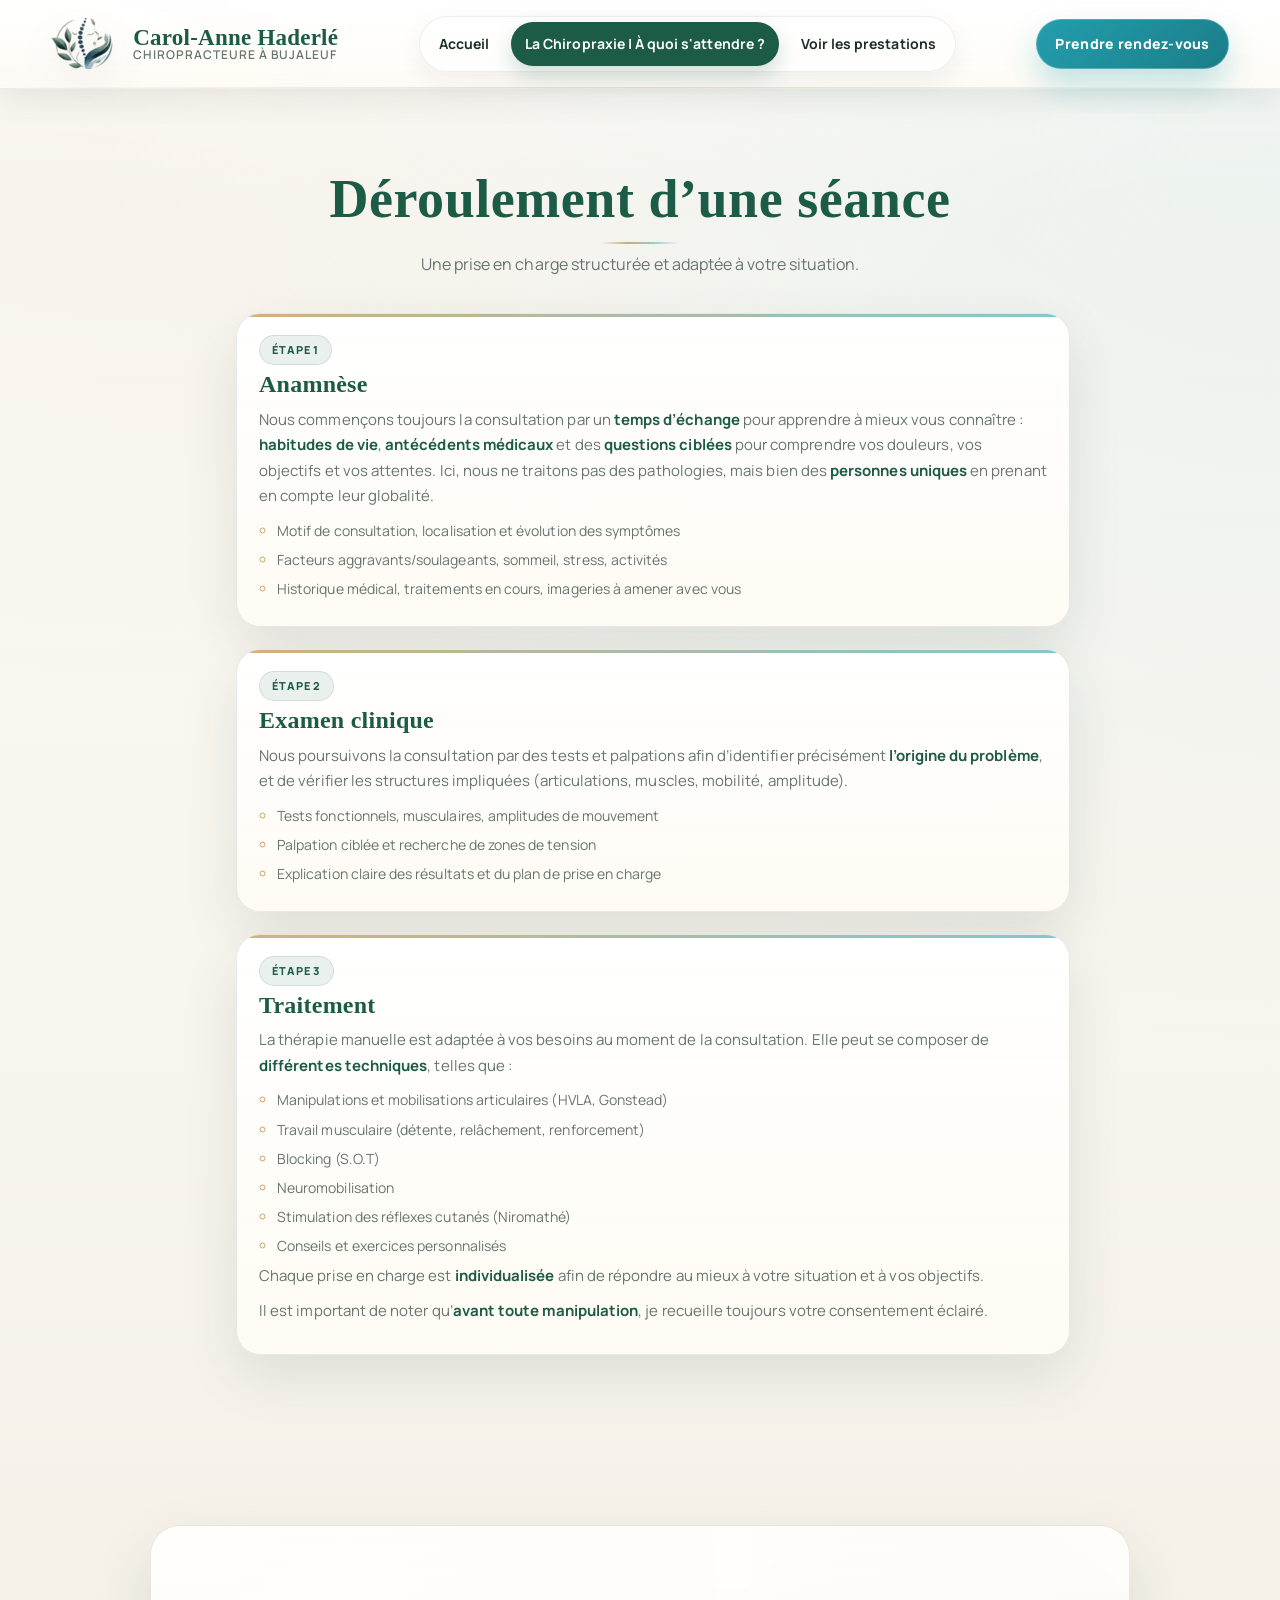
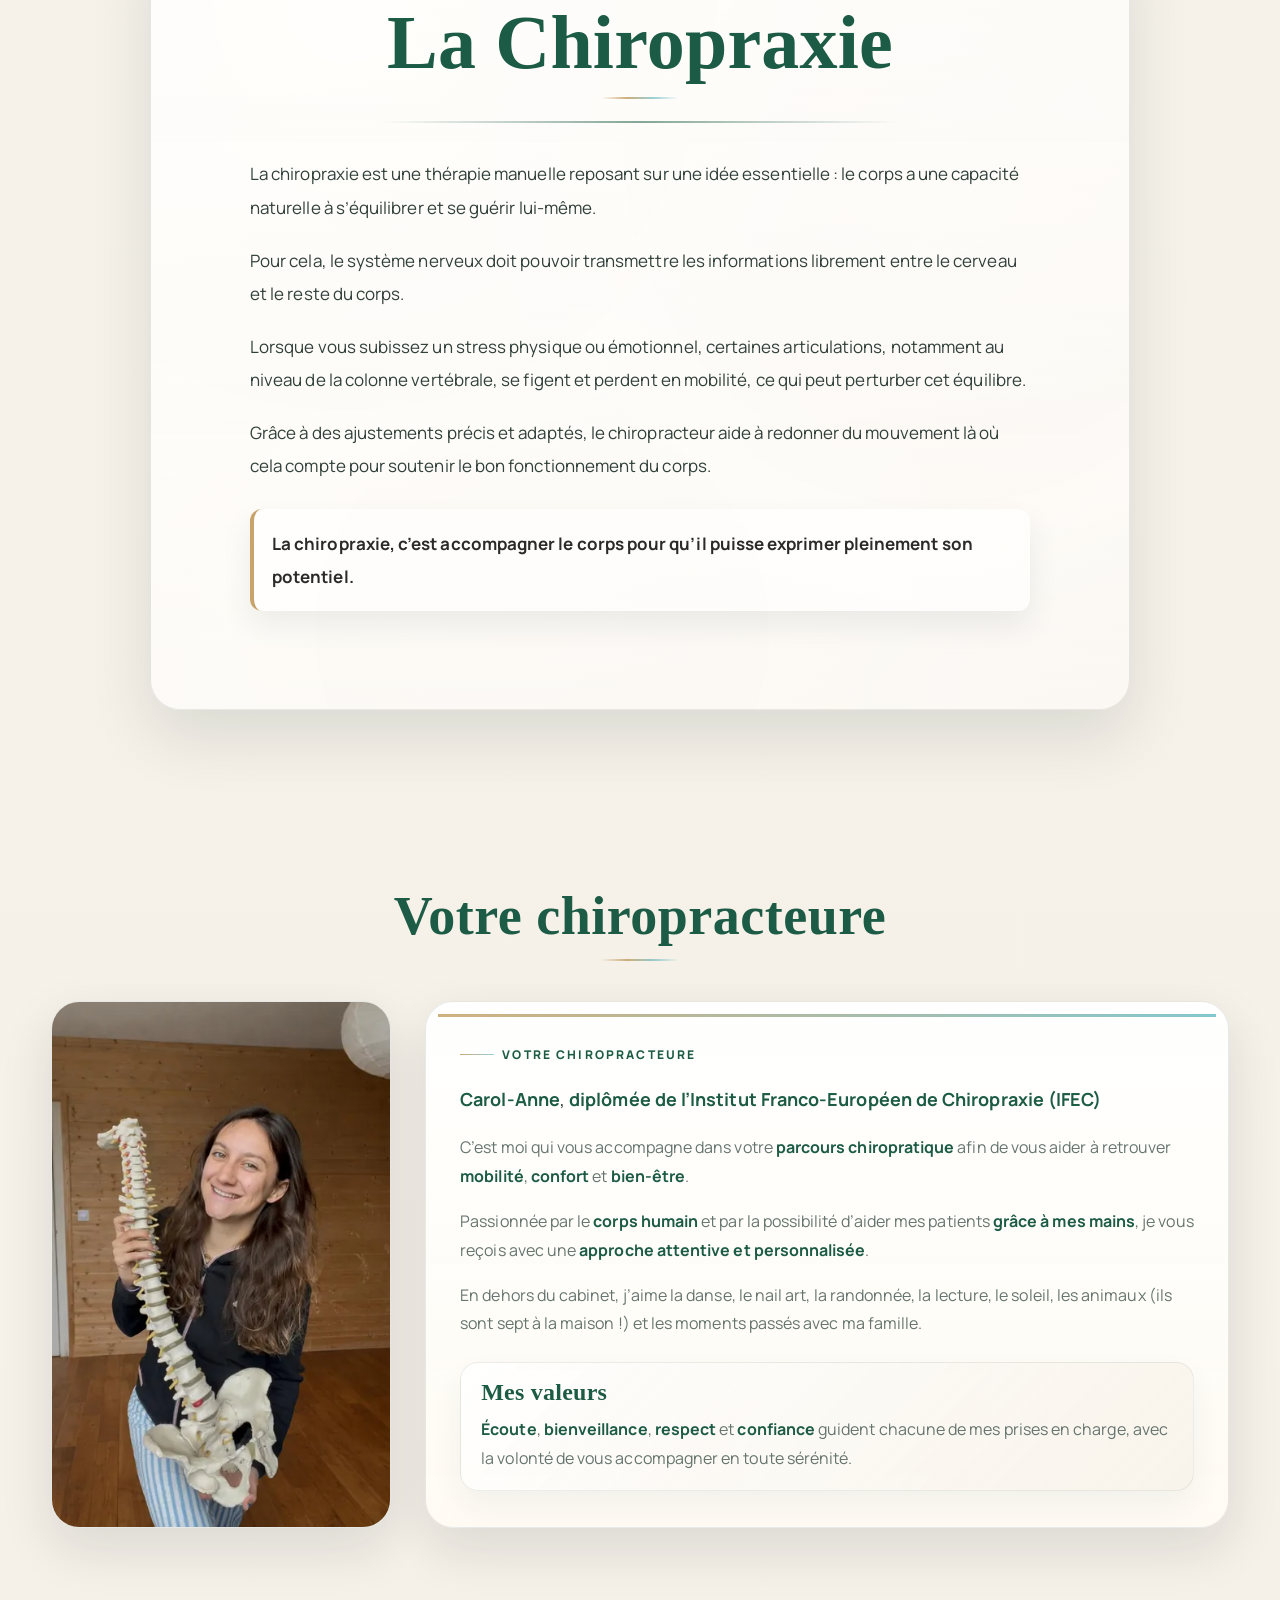
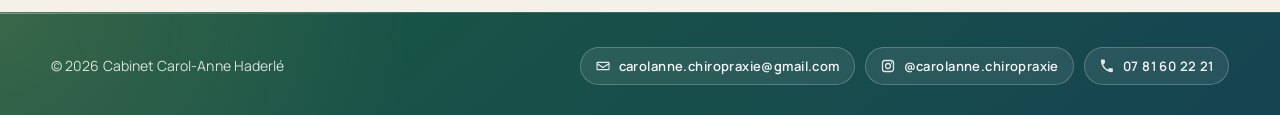
<file: Site Laly/chiropraxie.html>
<!-- chiropraxie.html -->
<!doctype html>
<html lang="fr">
<head>
  <meta charset="utf-8" />
  <meta name="viewport" content="width=device-width,initial-scale=1" />
  <title>Chiropraxie à Bujaleuf | Carol-Anne Haderlé</title>
  <meta name="description" content="Découvrez la chiropraxie, le déroulement d’une séance et l’approche du cabinet Carol-Anne Haderlé à Bujaleuf." />
  <meta name="robots" content="index,follow" />
  <meta name="theme-color" content="#1E6B3A" />
  <meta property="og:locale" content="fr_FR" />
  <meta property="og:type" content="website" />
  <meta property="og:title" content="Chiropraxie à Bujaleuf | Carol-Anne Haderlé" />
  <meta property="og:description" content="Découvrez la chiropraxie, le déroulement d’une séance et l’approche du cabinet Carol-Anne Haderlé à Bujaleuf." />
  <meta property="og:url" content="https://www.carol-anne-chiropraxie.fr/chiropraxie.html" />
  <link rel="canonical" href="https://www.carol-anne-chiropraxie.fr/chiropraxie.html" />

  <link rel="icon" href="favicon.ico" sizes="any">
  <link rel="icon" type="image/png" sizes="32x32" href="favicon-32x32.png">
  <link rel="apple-touch-icon" href="apple-touch-icon.png">
  <link rel="preload" href="assets/fonts/manrope-latin.woff2" as="font" type="font/woff2" crossorigin>
  <link rel="stylesheet" href="assets/css/fonts.min.css" />
  <link rel="stylesheet" href="assets/css/globals.min.css" />
  <link rel="stylesheet" href="assets/css/layout.min.css" />
  <link rel="stylesheet" href="assets/css/chiropraxie.min.css" />
  <script src="assets/js/site.min.js" defer></script>
  <script src="assets/js/header.min.js" defer></script>
</head>

<body class="page-chiropraxie">
  <a class="siteSkipLink" href="#main-content">Aller au contenu principal</a>
  <svg class="visually-hidden" aria-hidden="true" focusable="false">
    <symbol id="icon-phone" viewBox="0 0 24 24">
      <path d="M6.6 10.8a15.5 15.5 0 0 0 6.6 6.6l2.2-2.2c.3-.3.8-.4 1.2-.3 1 .3 2 .4 3 .4.7 0 1.2.5 1.2 1.2V20c0 .7-.5 1.2-1.2 1.2C10.8 21.2 2.8 13.2 2.8 3.4c0-.7.5-1.2 1.2-1.2h3.5c.7 0 1.2.5 1.2 1.2 0 1 .1 2 .4 3 .1.4 0 .8-.3 1.2l-2.2 2.2Z"></path>
    </symbol>
    <symbol id="icon-envelope" viewBox="0 0 24 24">
      <path d="M3.8 5.5h16.4c.9 0 1.6.7 1.6 1.6v9.8c0 .9-.7 1.6-1.6 1.6H3.8c-.9 0-1.6-.7-1.6-1.6V7.1c0-.9.7-1.6 1.6-1.6Zm0 2.1v.2l8.2 5.4 8.2-5.4v-.2H3.8Zm16.4 8.8V10l-7.8 5.1c-.3.2-.8.2-1.1 0L3.8 10v6.4h16.4Z"></path>
    </symbol>
    <symbol id="icon-instagram" viewBox="0 0 24 24">
      <path d="M7.2 2.8h9.6c2.4 0 4.4 2 4.4 4.4v9.6c0 2.4-2 4.4-4.4 4.4H7.2a4.4 4.4 0 0 1-4.4-4.4V7.2c0-2.4 2-4.4 4.4-4.4Zm0 1.9A2.5 2.5 0 0 0 4.7 7.2v9.6a2.5 2.5 0 0 0 2.5 2.5h9.6a2.5 2.5 0 0 0 2.5-2.5V7.2a2.5 2.5 0 0 0-2.5-2.5H7.2Zm10.2 1.4a1.1 1.1 0 1 1 0 2.2 1.1 1.1 0 0 1 0-2.2ZM12 7.3a4.7 4.7 0 1 1 0 9.4 4.7 4.7 0 0 1 0-9.4Zm0 1.9a2.8 2.8 0 1 0 0 5.6 2.8 2.8 0 0 0 0-5.6Z"></path>
    </symbol>
  </svg>

  <header class="siteHeader">
    <div class="siteHeader__inner">
      <a class="siteHeader__brand" href="index.html">
        <picture>
          <source type="image/webp" srcset="assets/img/logo-68.webp 68w, assets/img/logo-136.webp 136w, assets/img/logo.webp 165w" sizes="(max-width: 520px) 48px, (max-width: 700px) 52px, 68px">
          <img class="siteHeader__logo" src="assets/img/logo-68.png" srcset="assets/img/logo-68.png 68w, assets/img/logo.png 165w" sizes="(max-width: 520px) 48px, (max-width: 700px) 52px, 68px" alt="Logo Cabinet" width="165" height="123" decoding="async">
        </picture>
        <span class="siteHeader__brandText">
          <strong class="siteHeader__brandName">Carol-Anne Haderlé</strong>
          <span class="siteHeader__brandRole">Chiropracteure à Bujaleuf</span>
        </span>
      </a>

      <button class="siteHeader__burger"
              type="button"
              aria-label="Ouvrir le menu"
              aria-expanded="false"
              aria-controls="mobileNav">
        <span class="siteHeader__burgerLines" aria-hidden="true"></span>
      </button>

      <nav class="siteNav" id="mobileNav" aria-label="Navigation principale">
        <a href="index.html">Accueil</a>
        <a class="is-active" href="chiropraxie.html" aria-current="page">La Chiropraxie | À quoi s'attendre ?</a>
        <a href="prestations.html">Voir les prestations</a>
      </nav>

      <a class="siteHeader__cta"
         href="https://www.doctolib.fr/chiropracteur/bujaleuf/carol-anne-haderle?pid=practice-802873&amp;source=profile"
         target="_blank" rel="noopener">
        Prendre rendez-vous
      </a>
    </div>
  </header>

  <main class="siteMain" id="main-content" tabindex="-1">
    <section class="seance" id="deroulement-seance" aria-labelledby="seance-title">
      <div class="seance__inner">
        <header class="seance__head">
          <h1 class="seance__title" id="seance-title">Déroulement d’une séance</h1>
          <p class="seance__subtitle">Une prise en charge structurée et adaptée à votre situation.</p>
        </header>

        <ol class="seance__steps">
          <li class="seance__step">
            <div class="seance__badge" aria-hidden="true">1</div>
            <div class="seance__card">
              <div class="seance__top">
                <h2 class="seance__name">Anamnèse</h2>
              </div>
              <p class="seance__text">
                Nous commençons toujours la consultation par un <strong>temps d’échange</strong> pour apprendre à mieux vous connaître :
                <strong>habitudes de vie</strong>, <strong>antécédents médicaux</strong> et des <strong>questions ciblées</strong>
                pour comprendre vos douleurs, vos objectifs et vos attentes. Ici, nous ne traitons pas des pathologies, mais bien des
                <strong>personnes uniques</strong> en prenant en compte leur globalité.
              </p>
              <ul class="seance__list">
                <li>Motif de consultation, localisation et évolution des symptômes</li>
                <li>Facteurs aggravants/soulageants, sommeil, stress, activités</li>
                <li>Historique médical, traitements en cours, imageries à amener avec vous</li>
              </ul>
            </div>
          </li>

          <li class="seance__step">
            <div class="seance__badge" aria-hidden="true">2</div>
            <div class="seance__card">
              <div class="seance__top">
                <h2 class="seance__name">Examen clinique</h2>
              </div>
              <p class="seance__text">
                Nous poursuivons la consultation par des tests et palpations afin d’identifier précisément
                <strong>l’origine du problème</strong>, et de vérifier les structures impliquées
                (articulations, muscles, mobilité, amplitude).
              </p>
              <ul class="seance__list">
                <li>Tests fonctionnels, musculaires, amplitudes de mouvement</li>
                <li>Palpation ciblée et recherche de zones de tension</li>
                <li>Explication claire des résultats et du plan de prise en charge</li>
              </ul>
            </div>
          </li>

          <li class="seance__step">
            <div class="seance__badge" aria-hidden="true">3</div>
            <div class="seance__card">
              <div class="seance__top">
                <h2 class="seance__name">Traitement</h2>
              </div>
              <p class="seance__text">
                La thérapie manuelle est adaptée à vos besoins au moment de la consultation. Elle peut se composer de
                <strong>différentes techniques</strong>, telles que :
              </p>
              <ul class="seance__list">
                <li>Manipulations et mobilisations articulaires (HVLA, Gonstead)</li>
                <li>Travail musculaire (détente, relâchement, renforcement)</li>
                <li>Blocking (S.O.T)</li>
                <li>Neuromobilisation</li>
                <li>Stimulation des réflexes cutanés (Niromathé)</li>
                <li>Conseils et exercices personnalisés</li>
              </ul>
              <p class="seance__text">
                Chaque prise en charge est <strong>individualisée</strong> afin de répondre au mieux à votre situation et à vos objectifs.
              </p>
              <p class="seance__text">
                Il est important de noter qu’<strong>avant toute manipulation</strong>, je recueille toujours votre consentement éclairé.
              </p>
            </div>
          </li>
        </ol>
      </div>
    </section>

    <section class="chiro-poster" aria-labelledby="chiropraxie-title">
      <div class="chiro-poster__inner">
        <h2 class="chiro-poster__title" id="chiropraxie-title">La Chiropraxie</h2>
        <div class="chiro-poster__line" aria-hidden="true"></div>

        <div class="chiro-poster__text">
          <p>
            La chiropraxie est une thérapie manuelle reposant sur une idée essentielle : le corps a une capacité naturelle à s’équilibrer et se guérir lui-même.
          </p>

          <p>
            Pour cela, le système nerveux doit pouvoir transmettre les informations librement entre le cerveau et le reste du corps.
          </p>

          <p>
            Lorsque vous subissez un stress physique ou émotionnel, certaines articulations, notamment au niveau de la colonne vertébrale, se figent et perdent en mobilité, ce qui peut perturber cet équilibre.
          </p>

          <p>
            Grâce à des ajustements précis et adaptés, le chiropracteur aide à redonner du mouvement là où cela compte pour soutenir le bon fonctionnement du corps.
          </p>

          <p class="chiro-poster__focus">
            La chiropraxie, c’est accompagner le corps pour qu’il puisse exprimer pleinement son potentiel.
          </p>
        </div>
      </div>
    </section>

    <section class="chiro-methodes chiro-methodes--profil" id="chiropraxie">
      <div class="chiro-methodes__inner">
        <h2 class="chiro-methodes__title">Votre chiropracteure</h2>

        <div class="chiro-methodes__profile">
          <figure class="chiro-methodes__photoWrap">
            <picture>
              <source
                type="image/webp"
                srcset="assets/img/carol-anne-presentation-480.webp 480w, assets/img/carol-anne-presentation-720.webp 720w, assets/img/carol-anne-presentation.webp 1124w"
                sizes="(max-width: 600px) calc(100vw - 24px), (max-width: 980px) 560px, 340px">
              <img class="chiro-methodes__photo" src="assets/img/carol-anne-presentation-720.jpg" srcset="assets/img/carol-anne-presentation-480.jpg 480w, assets/img/carol-anne-presentation-720.jpg 720w, assets/img/carol-anne-presentation.jpg 1124w" sizes="(max-width: 600px) calc(100vw - 24px), (max-width: 980px) 560px, 340px" alt="Portrait de Carol-Anne Haderle" width="1124" height="1514" loading="lazy" decoding="async">
            </picture>
          </figure>

          <div class="chiro-methodes__profileText">
            <p class="chiro-methodes__eyebrow">Votre chiropracteure</p>

            <p class="chiro-methodes__lead">
              <strong>Carol-Anne</strong>, <strong>diplômée de l’Institut Franco-Européen de Chiropraxie (IFEC)</strong>
            </p>

            <p>
              C’est moi qui vous accompagne dans votre <strong>parcours chiropratique</strong> afin de vous aider à retrouver <strong>mobilité</strong>, <strong>confort</strong> et <strong>bien-être</strong>.
            </p>

            <p>
              Passionnée par le <strong>corps humain</strong> et par la possibilité d’aider mes patients <strong>grâce à mes mains</strong>, je vous reçois avec une <strong>approche attentive et personnalisée</strong>.
            </p>

            <p>
              En dehors du cabinet, j’aime la danse, le nail art, la randonnée, la lecture, le soleil, les animaux (ils sont sept à la maison !) et les moments passés avec ma famille.
            </p>

            <div class="chiro-methodes__values">
              <h3 class="chiro-methodes__valuesTitle">Mes valeurs</h3>
              <p>
                <strong>Écoute</strong>, <strong>bienveillance</strong>, <strong>respect</strong> et <strong>confiance</strong> guident chacune de mes prises en charge, avec la volonté de vous accompagner en toute sérénité.
              </p>
            </div>
          </div>
        </div>
      </div>
    </section>
  </main>

  <footer class="siteFooter">
    <div class="siteFooter__inner">
      <p class="siteFooter__copy">© <span data-current-year></span> Cabinet Carol-Anne Haderlé</p>

      <div class="siteFooter__contacts" aria-label="Coordonnees">
        <a class="siteFooter__contact" href="mailto:carolanne.chiropraxie@gmail.com">
          <svg class="icon" aria-hidden="true"><use href="#icon-envelope"></use></svg>
          <span>carolanne.chiropraxie@gmail.com</span>
        </a>

        <a class="siteFooter__contact"
           href="https://www.instagram.com/carolanne.chiropraxie/"
           target="_blank"
           rel="noopener">
          <svg class="icon" aria-hidden="true"><use href="#icon-instagram"></use></svg>
          <span>@carolanne.chiropraxie</span>
        </a>

        <a class="siteFooter__contact" href="tel:+33781602221">
          <svg class="icon" aria-hidden="true"><use href="#icon-phone"></use></svg>
          <span>07 81 60 22 21</span>
        </a>
      </div>
    </div>
  </footer>
</body>
</html>
</file>
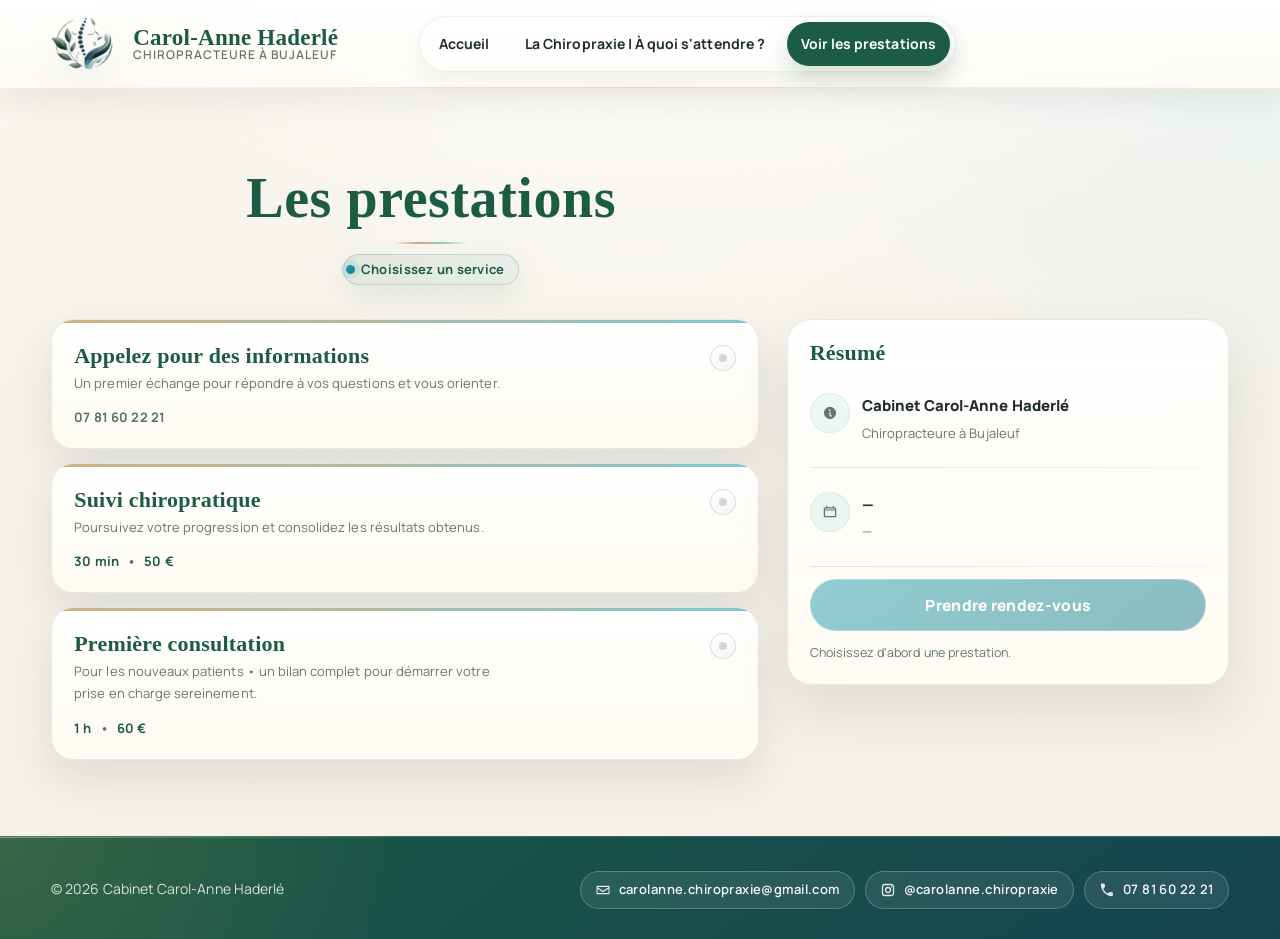
<file: Site Laly/prestations.html>
<!-- prestation.html -->
<!doctype html>
<html lang="fr">
<head>
  <meta charset="utf-8" />
  <meta name="viewport" content="width=device-width,initial-scale=1" />
  <title>Prestations de chiropraxie | Carol-Anne Haderlé à Bujaleuf</title>
  <meta name="description" content="Consultez les prestations de chiropraxie de Carol-Anne Haderlé à Bujaleuf : appel d'information, première consultation et suivi." />
  <meta name="robots" content="index,follow" />
  <meta name="theme-color" content="#1E6B3A" />
  <meta property="og:locale" content="fr_FR" />
  <meta property="og:type" content="website" />
  <meta property="og:title" content="Prestations de chiropraxie | Carol-Anne Haderlé à Bujaleuf" />
  <meta property="og:description" content="Consultez les prestations de chiropraxie de Carol-Anne Haderlé à Bujaleuf : appel d'information, première consultation et suivi." />
  <meta property="og:url" content="https://www.carol-anne-chiropraxie.fr/prestations.html" />
  <link rel="canonical" href="https://www.carol-anne-chiropraxie.fr/prestations.html" />

  <link rel="icon" href="favicon.ico" sizes="any">
  <link rel="icon" type="image/png" sizes="32x32" href="favicon-32x32.png">
  <link rel="apple-touch-icon" href="apple-touch-icon.png">
  <link rel="preload" href="assets/fonts/manrope-latin.woff2" as="font" type="font/woff2" crossorigin>
  <link rel="stylesheet" href="assets/css/fonts.min.css" />
  <link rel="stylesheet" href="assets/css/globals.min.css" />
  <link rel="stylesheet" href="assets/css/layout.min.css" />
  <link rel="stylesheet" href="assets/css/prestations.min.css" />
  <style>
    .summaryCard__location {
      margin-top: 6px;
    }

    .summaryCard__locationTitle {
      margin: 0 0 10px;
      font-family: var(--ff-body);
      color: var(--c-text);
      font-size: 13px;
      font-weight: 800;
    }

    .summaryCard__locationChoices {
      display: grid;
      gap: 10px;
    }

    .summaryCard__locationBtn {
      appearance: none;
      width: 100%;
      border: 1px solid rgba(23,54,45,.12);
      border-radius: 14px;
      padding: 12px 14px;
      background: rgba(255,255,255,.88);
      color: var(--c-primary);
      font: inherit;
      font-weight: 800;
      text-align: left;
      cursor: pointer;
      transition: border-color .2s ease, box-shadow .2s ease, transform .2s ease, background .2s ease;
    }

    .summaryCard__locationBtn small {
      display: block;
      margin-top: 4px;
      color: var(--c-muted);
      font-size: 12px;
      font-weight: 600;
    }

    .summaryCard__locationBtn:hover,
    .summaryCard__locationBtn:focus-visible {
      border-color: rgba(31,153,167,.45);
      box-shadow: 0 10px 22px rgba(31,153,167,.12);
      transform: translateY(-1px);
      outline: none;
    }

    .summaryCard__locationBtn.is-active {
      border-color: rgba(31,153,167,.55);
      background: rgba(31,153,167,.1);
      box-shadow: 0 12px 26px rgba(31,153,167,.16);
    }

    .summaryCard__locationBtn:disabled {
      cursor: not-allowed;
      opacity: .55;
      box-shadow: none;
      transform: none;
    }

    .summaryCard__btn.is-disabled {
      pointer-events: none;
      opacity: .5;
      box-shadow: none;
    }

    .summaryCard__location.is-hidden {
      display: none;
    }

    .summaryCard__callInfo {
      margin-top: 10px;
      padding: 14px 16px;
      border: 1px solid rgba(31,153,167,.18);
      border-radius: 16px;
      background: rgba(31,153,167,.08);
    }

    .summaryCard__callLabel {
      margin: 0 0 6px;
      font-family: var(--ff-body);
      color: var(--c-primary);
      font-size: 13px;
      font-weight: 800;
    }

    .summaryCard__callNumber {
      margin: 0;
      font-family: var(--ff-title);
      color: var(--c-text);
      font-size: 22px;
      font-weight: 800;
      letter-spacing: .03em;
    }

    .service__phoneLink,
    .summaryCard__callLink {
      color: inherit;
      text-decoration: none;
    }

    .service__phoneLink:hover,
    .service__phoneLink:focus-visible,
    .summaryCard__callLink:hover,
    .summaryCard__callLink:focus-visible {
      text-decoration: underline;
    }
  </style>
  <script src="assets/js/site.min.js" defer></script>
  <script src="assets/js/header.min.js" defer></script>
  <script src="assets/js/prestations.min.js" defer></script>
</head>

<body class="page-prestations">
  <a class="siteSkipLink" href="#main-content">Aller au contenu principal</a>
  <svg class="visually-hidden" aria-hidden="true" focusable="false">
    <symbol id="icon-phone" viewBox="0 0 24 24">
      <path d="M6.6 10.8a15.5 15.5 0 0 0 6.6 6.6l2.2-2.2c.3-.3.8-.4 1.2-.3 1 .3 2 .4 3 .4.7 0 1.2.5 1.2 1.2V20c0 .7-.5 1.2-1.2 1.2C10.8 21.2 2.8 13.2 2.8 3.4c0-.7.5-1.2 1.2-1.2h3.5c.7 0 1.2.5 1.2 1.2 0 1 .1 2 .4 3 .1.4 0 .8-.3 1.2l-2.2 2.2Z"></path>
    </symbol>
    <symbol id="icon-envelope" viewBox="0 0 24 24">
      <path d="M3.8 5.5h16.4c.9 0 1.6.7 1.6 1.6v9.8c0 .9-.7 1.6-1.6 1.6H3.8c-.9 0-1.6-.7-1.6-1.6V7.1c0-.9.7-1.6 1.6-1.6Zm0 2.1v.2l8.2 5.4 8.2-5.4v-.2H3.8Zm16.4 8.8V10l-7.8 5.1c-.3.2-.8.2-1.1 0L3.8 10v6.4h16.4Z"></path>
    </symbol>
    <symbol id="icon-instagram" viewBox="0 0 24 24">
      <path d="M7.2 2.8h9.6c2.4 0 4.4 2 4.4 4.4v9.6c0 2.4-2 4.4-4.4 4.4H7.2a4.4 4.4 0 0 1-4.4-4.4V7.2c0-2.4 2-4.4 4.4-4.4Zm0 1.9A2.5 2.5 0 0 0 4.7 7.2v9.6a2.5 2.5 0 0 0 2.5 2.5h9.6a2.5 2.5 0 0 0 2.5-2.5V7.2a2.5 2.5 0 0 0-2.5-2.5H7.2Zm10.2 1.4a1.1 1.1 0 1 1 0 2.2 1.1 1.1 0 0 1 0-2.2ZM12 7.3a4.7 4.7 0 1 1 0 9.4 4.7 4.7 0 0 1 0-9.4Zm0 1.9a2.8 2.8 0 1 0 0 5.6 2.8 2.8 0 0 0 0-5.6Z"></path>
    </symbol>
    <symbol id="icon-info" viewBox="0 0 24 24">
      <path d="M12 2.8a9.2 9.2 0 1 1 0 18.4 9.2 9.2 0 0 1 0-18.4Zm0 4.1a1.2 1.2 0 1 0 0 2.3 1.2 1.2 0 0 0 0-2.3Zm-1.4 4.4v1.7h.8v4.2h3.1v-1.7H13v-4.2h-2.4Z"></path>
    </symbol>
    <symbol id="icon-calendar" viewBox="0 0 24 24">
      <path d="M7.1 2.8c.5 0 1 .4 1 1v1h7.8v-1c0-.6.4-1 1-1s1 .4 1 1v1h1.1c1.3 0 2.4 1.1 2.4 2.4v10.4c0 1.3-1.1 2.4-2.4 2.4H5c-1.3 0-2.4-1.1-2.4-2.4V7.2c0-1.3 1.1-2.4 2.4-2.4h1.1v-1c0-.6.4-1 1-1Zm12.3 7.1H4.6v7.7c0 .2.2.4.4.4H19c.2 0 .4-.2.4-.4V9.9Zm-.4-3.1H5c-.2 0-.4.2-.4.4v.9h14.8v-.9c0-.2-.2-.4-.4-.4Z"></path>
    </symbol>
  </svg>

  <header class="siteHeader">
    <div class="siteHeader__inner">
      <a class="siteHeader__brand" href="index.html">
        <picture>
          <source type="image/webp" srcset="assets/img/logo-68.webp 68w, assets/img/logo-136.webp 136w, assets/img/logo.webp 165w" sizes="(max-width: 520px) 48px, (max-width: 700px) 52px, 68px">
          <img class="siteHeader__logo" src="assets/img/logo-68.png" srcset="assets/img/logo-68.png 68w, assets/img/logo.png 165w" sizes="(max-width: 520px) 48px, (max-width: 700px) 52px, 68px" alt="Logo Cabinet" width="165" height="123" decoding="async">
        </picture>
        <span class="siteHeader__brandText">
          <strong class="siteHeader__brandName">Carol-Anne Haderlé</strong>
          <span class="siteHeader__brandRole">Chiropracteure à Bujaleuf</span>
        </span>
      </a>

      <button class="siteHeader__burger"
              type="button"
              aria-label="Ouvrir le menu"
              aria-expanded="false"
              aria-controls="mobileNav">
        <span class="siteHeader__burgerLines" aria-hidden="true"></span>
      </button>

      <nav class="siteNav" id="mobileNav" aria-label="Navigation principale">
        <a href="index.html">Accueil</a>
        <a href="chiropraxie.html">La Chiropraxie | À quoi s'attendre ?</a>
        <a class="is-active" href="prestations.html" aria-current="page">Voir les prestations</a>
      </nav>

      <a class="siteHeader__cta"
         href="https://www.doctolib.fr/chiropracteur/bujaleuf/carol-anne-haderle?pid=practice-802873&amp;source=profile"
         target="_blank" rel="noopener">
        Prendre rendez-vous
      </a>
    </div>
  </header>

  <main class="siteMain" id="main-content" tabindex="-1">
    <section class="prestations" id="prestations" aria-labelledby="prestations-title">
      <div class="prestations__inner">
        <header class="prestations__head">
          <h1 class="prestations__title" id="prestations-title">Les prestations</h1>
          <div class="prestations__step"><span>Choisissez un service</span></div>
        </header>

        <div class="prestations__grid">
          <div class="prestations__list" role="list" aria-label="Liste des prestations">
            <article class="service" role="listitem" data-service="info">
              <button class="service__top" type="button" aria-expanded="false" aria-controls="service-info-body">
                <div class="service__main">
                  <span class="service__name">Appelez pour des informations</span>
                  <p class="service__sub">Un premier échange pour répondre à vos questions et vous orienter.</p>
                  <div class="service__meta">
                    <a class="service__phoneLink" href="tel:+33781602221">07 81 60 22 21</a>
                  </div>
                </div>
                <span class="service__check" aria-hidden="true"></span>
              </button>
              <div class="service__body" id="service-info-body" hidden>
                <ul>
                  <li>Échange sur votre situation et vos attentes</li>
                  <li>Réponses à vos questions sur la prise en charge</li>
                </ul>
              </div>
            </article>

            <article class="service" role="listitem" data-service="suivi" data-booking-url="https://www.doctolib.fr/chiropracteur/bujaleuf/carol-anne-haderle/booking/availabilities?specialityId=191&amp;telehealth=false&amp;placeId=practice-802873&amp;motiveIds%5B%5D=15998826&amp;pid=practice-802873&amp;source=profile">
              <button class="service__top" type="button" aria-expanded="false" aria-controls="service-suivi-body">
                <div class="service__main">
                  <span class="service__name">Suivi chiropratique</span>
                  <p class="service__sub">Poursuivez votre progression et consolidez les résultats obtenus.</p>
                  <div class="service__meta">
                    <span>30 min</span><span>•</span><span>50 €</span>
                  </div>
                </div>
                <span class="service__check" aria-hidden="true"></span>
              </button>
              <div class="service__body" id="service-suivi-body" hidden>
                <ul>
                  <li>Évaluation de l'évolution</li>
                  <li>Thérapie manuelle adaptée à vos besoins du moment</li>
                  <li>Conseils et exercices personnalisés</li>
                </ul>
              </div>
            </article>

            <article class="service" role="listitem" data-service="premiere" data-booking-url="https://www.doctolib.fr/chiropracteur/bujaleuf/carol-anne-haderle/booking/availabilities?specialityId=191&amp;telehealth=false&amp;placeId=practice-802873&amp;motiveIds%5B%5D=15998827&amp;pid=practice-802873&amp;source=profile">
              <button class="service__top" type="button" aria-expanded="false" aria-controls="service-premiere-body">
                <div class="service__main">
                  <span class="service__name">Première consultation</span>
                  <p class="service__sub">Pour les nouveaux patients • un bilan complet pour démarrer votre prise en charge sereinement.</p>
                  <div class="service__meta">
                    <span>1 h</span><span>•</span><span>60 €</span>
                  </div>
                </div>
                <span class="service__check" aria-hidden="true"></span>
              </button>
              <div class="service__body" id="service-premiere-body" hidden>
                <ul>
                  <li>Antécédents, objectifs, habitudes de vie</li>
                  <li>Analyse d’examens si vous en avez (radio/IRM...)</li>
                  <li>Plan de soins, conseils et le traitement chiro</li>
                </ul>
              </div>
            </article>

          </div>

          <aside class="prestations__summary" aria-label="Résumé">
            <div class="summaryCard" aria-live="polite">
              <h2 class="summaryCard__title">Résumé</h2>

              <div class="summaryCard__row">
                <div class="summaryCard__icon" aria-hidden="true">
                  <svg class="icon" aria-hidden="true"><use href="#icon-info"></use></svg>
                </div>
                <div>
                  <div class="summaryCard__strong">Cabinet Carol-Anne Haderlé</div>
                  <div class="summaryCard__muted">Chiropracteure à Bujaleuf</div>
                </div>
              </div>

              <div class="summaryCard__divider"></div>

              <div class="summaryCard__row">
                <div class="summaryCard__icon" aria-hidden="true">
                  <svg class="icon" aria-hidden="true"><use href="#icon-calendar"></use></svg>
                </div>
                <div>
                  <div class="summaryCard__strong" id="sum-service">—</div>
                  <div class="summaryCard__muted" id="sum-meta">—</div>
                </div>
              </div>

              <div class="summaryCard__divider"></div>

              <div class="summaryCard__actions">
                <a class="summaryCard__btn"
                   data-booking-link
                   aria-describedby="summary-booking-hint"
                   href="https://www.doctolib.fr/chiropracteur/bujaleuf/carol-anne-haderle?pid=practice-802873&amp;source=profile"
                   target="_blank"
                   rel="noopener">
                  Prendre rendez-vous
                </a>
                <div class="summaryCard__callInfo" id="summary-call-info" hidden>
                  <p class="summaryCard__callLabel">Appelez pour des informations</p>
                  <p class="summaryCard__callNumber"><a class="summaryCard__callLink" href="tel:+33781602221">07 81 60 22 21</a></p>
                </div>
                <p class="summaryCard__hint" id="summary-booking-hint">Choisissez d'abord une prestation.</p>
              </div>
            </div>
          </aside>
        </div>
      </div>
    </section>
  </main>

  <footer class="siteFooter">
    <div class="siteFooter__inner">
      <p class="siteFooter__copy">© <span data-current-year></span> Cabinet Carol-Anne Haderlé</p>

      <div class="siteFooter__contacts" aria-label="Coordonnees">
        <a class="siteFooter__contact" href="mailto:carolanne.chiropraxie@gmail.com">
          <svg class="icon" aria-hidden="true"><use href="#icon-envelope"></use></svg>
          <span>carolanne.chiropraxie@gmail.com</span>
        </a>

        <a class="siteFooter__contact"
           href="https://www.instagram.com/carolanne.chiropraxie/"
           target="_blank"
           rel="noopener">
          <svg class="icon" aria-hidden="true"><use href="#icon-instagram"></use></svg>
          <span>@carolanne.chiropraxie</span>
        </a>

        <a class="siteFooter__contact" href="tel:+33781602221">
          <svg class="icon" aria-hidden="true"><use href="#icon-phone"></use></svg>
          <span>07 81 60 22 21</span>
        </a>
      </div>
    </div>
  </footer>
  <script>
    document.addEventListener('DOMContentLoaded', function () {
      var root = document.querySelector('.prestations');
      if (!root) return;

      var callService = root.querySelector('.service[data-service="info"]');
      var locationBlock = root.querySelector('.summaryCard__location');
      var bookingLink = root.querySelector('[data-booking-link]');
      var bookingHint = root.querySelector('#summary-booking-hint');
      var callInfo = root.querySelector('#summary-call-info');
      var locationButtons = root.querySelectorAll('[data-location-option]');

      function syncInfoServiceUI() {
        var activeService = root.querySelector('.service.is-open');
        var infoSelected = activeService === callService;

        if (callInfo) {
          callInfo.hidden = !infoSelected;
        }

        if (locationBlock) {
          locationBlock.classList.toggle('is-hidden', infoSelected);
        }

        if (bookingLink) {
          bookingLink.hidden = infoSelected;
        }

        if (infoSelected) {
          locationButtons.forEach(function (button) {
            button.disabled = true;
            button.classList.remove('is-active');
            button.setAttribute('aria-pressed', 'false');
          });

          if (bookingHint) {
            bookingHint.textContent = 'Appelez le 07 81 60 22 21 pour obtenir des informations.';
          }

          return;
        }

        locationButtons.forEach(function (button) {
          button.disabled = !activeService;
        });
      }

      root.querySelectorAll('.service__top, [data-location-option]').forEach(function (trigger) {
        trigger.addEventListener('click', function () {
          window.setTimeout(syncInfoServiceUI, 0);
        });
      });

      syncInfoServiceUI();
    });
  </script>
</body>
</html>
</file>
<file: Site Laly/assets/css/hero-nav-fix.css>
.hero__image {
  filter: brightness(1.08) saturate(1.03);
}

.hero__media::after {
  background:
    linear-gradient(90deg, rgba(16, 34, 31, 0.3) 0, rgba(16, 34, 31, 0.1) 44%, rgba(16, 34, 31, 0) 100%),
    linear-gradient(180deg, rgba(15, 32, 29, 0.06) 0, rgba(15, 32, 29, 0.16) 100%);
}

.hero__dots {
  gap: 8px;
  z-index: 6;
  isolation: isolate;
}

.hero__dot {
  position: relative;
  width: 20px;
  height: 20px;
  -webkit-backface-visibility: hidden;
  backface-visibility: hidden;
}

.hero__dot::before {
  width: 7px;
  height: 7px;
  box-shadow: 0 4px 10px rgba(8, 18, 17, 0.14);
  -webkit-backface-visibility: hidden;
  backface-visibility: hidden;
}

.avis__dots {
  gap: 8px;
}

.avis__dot {
  width: 20px;
  height: 20px;
}

.avis__dot::before {
  width: 6px;
  height: 6px;
}

@media (max-width: 1023px) {
  .hero-badge__actions {
    display: none;
  }
}

@media (min-width: 1024px) {
  .hero-badge {
    width: min(469px, calc(100% - 32px));
    padding: 23px 23px 19px;
    border-radius: 23px;
    overflow: visible;
  }

  .hero-badge__kicker {
    margin-bottom: 8px;
    font-size: 10.5px;
    letter-spacing: 0.155em;
  }

  .hero-badge__title {
    margin-bottom: 8px;
    max-width: 14ch;
    font-size: clamp(31px, 4.1vw, 48px);
  }

  .hero-badge__text {
    margin-bottom: 16px;
    max-width: 35ch;
    font-size: 12.5px;
    line-height: 1.59;
  }

  .hero-badge__actions {
    gap: 10px;
    position: relative;
    overflow: visible;
    align-items: stretch;
  }

  .hero-badge__btn,
  .hero-badge__link {
    min-height: 42px;
    font-size: 12.5px;
  }

  .hero-contact-panel {
    right: 0;
    bottom: calc(100% + 12px);
    width: min(360px, calc(100vw - 48px));
    max-height: min(70vh, 420px);
    padding: 20px 18px 18px;
    overflow: auto;
  }

  .hero-contact-content {
    display: grid;
    gap: 10px;
    padding-top: 18px;
  }

  .hero-contact-content a {
    min-width: 0;
    align-items: flex-start;
  }

  .hero-contact-content a span {
    min-width: 0;
    overflow-wrap: anywhere;
    word-break: break-word;
  }
}

@media (max-width: 768px) {
  .hero {
    min-height: clamp(430px, 68svh, 560px);
    aspect-ratio: 4 / 5;
  }

  .hero__image {
    object-position: center 20%;
  }

  .hero__slide:nth-of-type(2) .hero__image {
    position: relative;
    z-index: 1;
    object-fit: cover;
    object-position: center 44%;
    transform: scale(0.92);
  }

  .hero__slide:nth-of-type(3) .hero__image {
    object-position: 46% 20%;
  }

  .hero__slide:nth-of-type(2)::before {
    content: "";
    position: absolute;
    inset: 0;
    z-index: 0;
    background: url("../img/hero-chiro-2-768.jpg") center 44% / cover no-repeat;
    filter: blur(18px) brightness(0.92);
    transform: scale(1.08);
    pointer-events: none;
  }

  .hero__slide:nth-of-type(5) .hero__image {
    object-fit: contain;
    object-position: center 44%;
  }

  .hero__slide:nth-of-type(5) {
    background:
      radial-gradient(circle at 50% 46%, rgba(132, 118, 100, 0.22), rgba(18, 15, 13, 0.88) 72%),
      linear-gradient(180deg, rgba(22, 18, 15, 0.96), rgba(14, 11, 10, 0.96));
  }

  .hero-badge {
    position: absolute;
    z-index: 4;
    width: min(420px, calc(100% - 44px));
    padding: 14px 14px 12px;
    border-radius: 18px;
    background:
      linear-gradient(180deg, rgba(255, 252, 248, 0.64), rgba(255, 255, 255, 0.44));
    border-color: rgba(255, 255, 255, 0.28);
    box-shadow: 0 18px 42px rgba(8, 18, 17, 0.12);
  }

  .hero-badge__kicker {
    margin-bottom: 6px;
    font-size: 10px;
    letter-spacing: 0.12em;
  }

  .hero-badge__title {
    max-width: 12ch;
    margin-bottom: 6px;
    font-size: clamp(22px, 6.6vw, 30px);
  }

  .hero-badge__text {
    margin-bottom: 10px;
    font-size: 12.5px;
    line-height: 1.45;
  }

  .hero-badge__btn,
  .hero-badge__link {
    min-height: 40px;
    font-size: 12px;
  }
}

@media (max-width: 768px) {
  .hero {
    min-height: clamp(410px, 64svh, 520px);
    aspect-ratio: 4 / 5.2;
  }

  .hero__image {
    object-position: center 18%;
  }

  .hero__slide:nth-of-type(2) .hero__image {
    object-position: center 43%;
    transform: scale(0.93);
  }

  .hero__slide:nth-of-type(3) .hero__image {
    object-position: 45% 18%;
  }

  .hero__slide:nth-of-type(5) .hero__image {
    object-position: center 42%;
  }

  .hero-badge {
    width: min(360px, calc(100% - 32px));
    padding: 12px 12px 10px;
    border-radius: 16px;
  }

  .hero-badge__title {
    font-size: clamp(20px, 7vw, 26px);
  }

  .hero-badge__text {
    font-size: 12px;
    line-height: 1.4;
  }

  .hero__media::after {
    background:
      linear-gradient(180deg, rgba(16, 34, 31, 0.08) 0, rgba(16, 34, 31, 0.08) 28%, rgba(16, 34, 31, 0.28) 100%);
  }

  .hero__dots {
    gap: 7px;
  }

  .hero__dot {
    width: 18px;
    height: 18px;
  }

  .hero__dot::before {
    width: 6px;
    height: 6px;
  }

  .avis__dots {
    gap: 7px;
  }

  .avis__dot {
    width: 18px;
    height: 18px;
  }

  .avis__dot::before {
    width: 5px;
    height: 5px;
  }
}

@media (max-width: 720px) {
  .hero {
    min-height: clamp(404px, 63svh, 504px);
    aspect-ratio: 4 / 5.26;
  }

  .hero__image {
    object-position: center 17.5%;
  }

  .hero__slide:nth-of-type(2) .hero__image {
    object-position: center 42.6%;
    transform: scale(0.936);
  }

  .hero__slide:nth-of-type(3) .hero__image {
    object-position: 44.5% 17.5%;
  }

  .hero__slide:nth-of-type(5) .hero__image {
    object-position: center 41.2%;
  }

  .hero-badge {
    width: min(344px, calc(100% - 30px));
    padding: 11px 11px 9px;
    border-radius: 15px;
  }

  .hero-badge__kicker {
    margin-bottom: 5px;
    font-size: 9.8px;
    letter-spacing: 0.11em;
  }

  .hero-badge__title {
    margin-bottom: 5px;
    font-size: clamp(19px, 6.2vw, 24px);
  }

  .hero-badge__text {
    margin-bottom: 9px;
    font-size: 11.8px;
    line-height: 1.38;
  }

  .hero-badge__btn,
  .hero-badge__link {
    min-height: 38px;
    font-size: 11.5px;
  }

  .hero__dots {
    gap: 5px;
  }

  .hero__dot {
    width: 13px;
    height: 13px;
  }

  .hero__dot::before {
    width: 4px;
    height: 4px;
  }
}

@media (max-width: 680px) {
  .hero {
    min-height: clamp(398px, 62svh, 494px);
    aspect-ratio: 4 / 5.32;
  }

  .hero__image {
    object-position: center 16.8%;
  }

  .hero__slide:nth-of-type(2) .hero__image {
    object-position: center 42.2%;
    transform: scale(0.938);
  }

  .hero__slide:nth-of-type(3) .hero__image {
    object-position: 44% 16.8%;
  }

  .hero__slide:nth-of-type(5) .hero__image {
    object-position: center 40.8%;
  }

  .hero-badge {
    width: min(332px, calc(100% - 28px));
    padding: 11px 10px 9px;
    border-radius: 15px;
  }

  .hero-badge__kicker {
    font-size: 9.6px;
  }

  .hero-badge__title {
    font-size: clamp(19px, 6vw, 22px);
  }

  .hero-badge__text {
    margin-bottom: 8px;
    font-size: 11.6px;
    line-height: 1.36;
  }

  .hero-badge__btn,
  .hero-badge__link {
    min-height: 37px;
    font-size: 11.25px;
  }
}

@media (max-width: 640px) {
  .hero {
    min-height: clamp(390px, 60svh, 480px);
    aspect-ratio: 4 / 5.4;
  }

  .hero__image {
    object-position: center 16%;
  }

  .hero__slide:nth-of-type(2) .hero__image {
    object-position: center 42%;
    transform: scale(0.94);
  }

  .hero__slide:nth-of-type(3) .hero__image {
    object-position: 43.5% 16%;
  }

  .hero__slide:nth-of-type(5) .hero__image {
    object-position: center 40%;
  }

  .hero-badge {
    width: min(320px, calc(100% - 24px));
    padding: 11px 11px 9px;
    border-radius: 15px;
  }

  .hero-badge__kicker {
    font-size: 9.5px;
  }

  .hero-badge__title {
    font-size: 20px;
  }

  .hero-badge__text {
    margin-bottom: 8px;
    font-size: 11.5px;
  }
}
</file>
<file: Site Laly/assets/css/local-page.css>
.page-local.local-popup-open {
  overflow: hidden;
}

.local-popup {
  position: fixed;
  inset: 0;
  z-index: 2200;
}

.local-popup[hidden] {
  display: none !important;
}

.local-popup__backdrop {
  position: absolute;
  inset: 0;
  background: rgba(18, 32, 29, 0.48);
  backdrop-filter: blur(3px);
  -webkit-backdrop-filter: blur(3px);
}

.local-popup__dialog {
  position: relative;
  z-index: 1;
  width: min(560px, calc(100% - 28px));
  margin: min(14vh, 110px) auto 0;
  padding: 26px 24px 22px;
  border: 1px solid rgba(255, 255, 255, 0.34);
  border-radius: 28px;
  background:
    radial-gradient(circle at top right, rgba(200, 163, 106, 0.16), transparent 30%),
    linear-gradient(180deg, rgba(255, 253, 249, 0.98), rgba(255, 250, 244, 0.96));
  box-shadow: 0 30px 80px rgba(12, 25, 21, 0.28);
  transform: translateY(10px) scale(0.98);
  opacity: 0;
  transition: opacity 0.22s ease, transform 0.22s ease;
}

.local-popup.is-open .local-popup__dialog {
  opacity: 1;
  transform: translateY(0) scale(1);
}

.local-popup__close {
  position: absolute;
  top: 12px;
  right: 12px;
  display: inline-grid;
  place-items: center;
  width: 36px;
  height: 36px;
  border: 0;
  border-radius: 999px;
  background: rgba(28, 91, 69, 0.1);
  color: var(--c-primary);
  font-size: 22px;
  line-height: 1;
  cursor: pointer;
}

.local-popup__eyebrow {
  margin: 0 0 10px;
  color: var(--c-muted);
  font-size: 12px;
  font-weight: 800;
  letter-spacing: 0.16em;
  text-transform: uppercase;
}

.local-popup__title {
  margin: 0 0 10px;
  color: var(--c-primary);
  font-size: clamp(30px, 4.2vw, 42px);
  line-height: 1;
}

.local-popup__text {
  margin: 0;
  color: rgba(30, 45, 41, 0.84);
  font-size: 15px;
  line-height: 1.72;
  font-weight: 600;
}

.local-popup__actions {
  display: flex;
  gap: 12px;
  flex-wrap: wrap;
  margin-top: 18px;
}

.local-popup__btn {
  display: inline-flex;
  align-items: center;
  justify-content: center;
  min-height: 48px;
  padding: 12px 18px;
  border-radius: 999px;
  text-decoration: none;
  font-size: 14px;
  font-weight: 800;
  letter-spacing: 0.02em;
}

.local-popup__btn--primary {
  background: var(--grad-accent);
  color: #fff;
  box-shadow: 0 16px 30px rgba(31, 153, 167, 0.22);
}

.local-popup__btn--ghost {
  border: 1px solid rgba(28, 91, 69, 0.16);
  background: rgba(255, 255, 255, 0.84);
  color: var(--c-primary);
}

.local-intro {
  position: relative;
  padding: 56px 0 30px;
}

.local-intro::before {
  content: "";
  position: absolute;
  inset: 0;
  background:
    radial-gradient(circle at 10% 0, rgba(200, 163, 106, 0.1), transparent 28%),
    linear-gradient(180deg, rgba(255, 255, 255, 0.55), rgba(255, 255, 255, 0));
  pointer-events: none;
}

.local-intro__inner {
  position: relative;
  z-index: 1;
  width: min(1180px, 92%);
  margin: 0 auto;
}

.local-intro__surface {
  padding: 28px;
  border: 1px solid rgba(23, 54, 45, 0.08);
  border-radius: 28px;
  background: linear-gradient(180deg, rgba(255, 255, 255, 0.9), rgba(255, 252, 246, 0.86));
  box-shadow: 0 20px 50px rgba(20, 44, 36, 0.08);
}

.local-intro__eyebrow {
  margin: 0 0 10px;
  color: var(--c-muted);
  font-size: 12px;
  font-weight: 800;
  letter-spacing: 0.16em;
  text-transform: uppercase;
}

.local-intro__title {
  margin: 0;
  font-size: clamp(32px, 4vw, 48px);
  line-height: 1.02;
}

.local-intro__lead {
  max-width: 70ch;
  margin: 16px 0 0;
  color: #42534d;
  font-size: 16px;
  line-height: 1.78;
}

.local-intro__grid {
  display: grid;
  grid-template-columns: repeat(3, minmax(0, 1fr));
  gap: 18px;
  margin-top: 24px;
}

.local-intro__card {
  padding: 22px 20px;
  border: 1px solid rgba(23, 54, 45, 0.08);
  border-radius: 22px;
  background: rgba(255, 255, 255, 0.82);
  box-shadow: 0 12px 28px rgba(20, 44, 36, 0.06);
}

.local-intro__card h3 {
  margin: 0 0 10px;
  font-size: 24px;
  line-height: 1.08;
}

.local-intro__card p {
  margin: 0;
  color: #4d5f59;
  font-size: 14px;
  line-height: 1.72;
}

.local-intro__actions {
  display: flex;
  gap: 12px;
  flex-wrap: wrap;
  margin-top: 24px;
}

.local-intro__btn {
  display: inline-flex;
  align-items: center;
  justify-content: center;
  min-height: 48px;
  padding: 12px 18px;
  border-radius: 999px;
  text-decoration: none;
  font-size: 14px;
  font-weight: 800;
  letter-spacing: 0.02em;
}

.local-intro__btn--primary {
  background: var(--grad-accent);
  color: #fff;
  box-shadow: 0 16px 32px rgba(31, 153, 167, 0.22);
}

.local-intro__btn--ghost {
  border: 1px solid rgba(28, 91, 69, 0.14);
  background: rgba(255, 255, 255, 0.78);
  color: var(--c-primary);
}

.local-intro__note {
  margin: 14px 0 0;
  color: #61726c;
  font-size: 13px;
  line-height: 1.65;
}

.local-links {
  padding: 8px 0 44px;
}

.local-links__inner {
  width: min(1180px, 92%);
  margin: 0 auto;
  padding: 0;
  border: 0;
  border-radius: 0;
  background: transparent;
  box-shadow: none;
  display: flex;
  flex-wrap: wrap;
  align-items: baseline;
  gap: 8px;
}

.local-links__title {
  margin: 0;
  color: #66756f;
  font-size: 13px;
  font-weight: 700;
  line-height: 1.6;
}

.local-links__list {
  display: flex;
  flex-wrap: wrap;
  gap: 0;
  margin: 0;
  padding: 0;
  list-style: none;
  align-items: center;
}

.local-links__list li {
  display: inline-flex;
  align-items: center;
}

.local-links__list li:not(:last-child)::after {
  content: "\2022";
  margin: 0 8px;
  color: rgba(102, 117, 111, 0.7);
}

.local-links__list a,
.local-links__list span {
  color: #66756f;
  text-decoration: none;
  font-size: 13px;
  font-weight: 600;
  line-height: 1.6;
  display: inline;
}

.local-links__list a:hover,
.local-links__list a:focus-visible {
  color: var(--c-primary);
  text-decoration: underline;
  text-underline-offset: 0.18em;
}

.local-links__list a[aria-current="page"],
.local-links__list span[aria-current="page"] {
  color: var(--c-primary);
}

@media (max-width: 900px) {
  .local-intro__grid {
    grid-template-columns: 1fr;
  }
}

@media (max-width: 768px) {
  .local-popup__dialog {
    width: min(100% - 24px, 520px);
    margin-top: 92px;
    padding: 22px 18px 18px;
    border-radius: 24px;
  }

  .local-popup__title {
    font-size: clamp(28px, 8vw, 34px);
  }

  .local-popup__text {
    font-size: 14px;
    line-height: 1.6;
  }

  .local-popup__actions,
  .local-intro__actions {
    flex-direction: column;
  }

  .local-popup__btn,
  .local-intro__btn {
    width: 100%;
  }

  .local-intro {
    padding-top: 42px;
  }

  .local-intro__surface,
  .local-links__inner {
    width: min(calc(100% - 24px), 560px);
    margin-inline: auto;
    padding: 0;
    border-radius: 0;
  }

  .local-links__inner {
    display: block;
  }

  .local-links {
    padding-bottom: 36px;
  }

  .local-links__title {
    display: inline;
    font-size: 12.5px;
  }

  .local-links__list {
    display: inline;
  }

  .local-links__list li {
    display: inline;
  }

  .local-links__list a,
  .local-links__list span {
    font-size: 12.5px;
  }
}
</file>
<file: Site Laly/assets/css/fonts.min.css>
@font-face{font-family:Manrope;font-style:normal;font-weight:400 800;font-display:swap;src:url("../fonts/manrope-latin.woff2") format("woff2")}
</file>
<file: Site Laly/assets/css/home.min.css>
:root{--c-primary:#1c5b45;--c-accent:#1f99a7;--c-hero:#173f49;--c-highlight:#c8a36a;--c-bg:#f6f4ee;--c-surface:#fffdf8;--c-line:#d9e2da;--c-text:#1e2d29;--c-muted:#66756f;--r-sm:10px;--r-md:16px;--r-lg:26px;--shadow-soft:0 18px 48px rgba(20,52,43,.10);--shadow-md:0 14px 36px rgba(20,38,32,.12);--shadow-lg:0 28px 72px rgba(20,38,32,.16);--shadow-focus:0 0 0 4px rgba(42,167,184,.22);--grad-accent:linear-gradient(135deg, #239ead 0%, #1a7d88 100%);--grad-hero:linear-gradient(135deg, #1c5b45 0%, #1f99a7 100%);--grad-surface:linear-gradient(180deg, rgba(255,255,255,.92) 0%, rgba(255,251,245,.9) 100%);--ff-title:"Bookman Old Style","Book Antiqua",Georgia,serif;--ff-body:"Manrope",sans-serif}*,::after,::before{box-sizing:border-box}body,html{margin:0;padding:0}html{scroll-behavior:smooth}body{min-width:320px;text-rendering:optimizeLegibility;-webkit-font-smoothing:antialiased;-moz-osx-font-smoothing:grayscale;font-size:15.5px;letter-spacing:.003em}img{max-width:100%;height:auto;display:block}a{color:inherit;text-decoration-thickness:1px;text-underline-offset:3px}button,input,select,textarea{font:inherit}[hidden]{display:none!important}::selection{background:rgba(42,167,184,.22);color:#0d2d24}:focus-visible{outline:2px solid var(--c-accent);outline-offset:3px;box-shadow:var(--shadow-focus)}.visually-hidden{position:absolute;width:1px;height:1px;padding:0;margin:-1px;overflow:hidden;clip:rect(0,0,0,0);white-space:nowrap;border:0}.icon{display:inline-block;width:1em;height:1em;fill:currentColor;flex:0 0 auto;vertical-align:middle}h1,h2,h3{text-wrap:balance;font-weight:700;line-height:.98;letter-spacing:.01em}li,p{letter-spacing:.004em}@media (prefers-reduced-motion:reduce){html{scroll-behavior:auto}*,::after,::before{animation-duration:0s!important;animation-iteration-count:1!important;transition-duration:0s!important}}body{font-family:var(--ff-body);color:var(--c-text);line-height:1.7;background:radial-gradient(circle at 12% -10%,rgba(200,163,106,.12),transparent 28%),radial-gradient(circle at 100% 0,rgba(31,153,167,.08),transparent 30%),linear-gradient(180deg,#fcfaf6 0,#f6f2ea 46%,#f5f0e8 100%)}body::before{content:"";position:fixed;inset:0;pointer-events:none;background:linear-gradient(180deg,rgba(255,255,255,.36),rgba(255,255,255,0) 24%),radial-gradient(circle at 50% 0,rgba(255,255,255,.22),transparent 52%);z-index:0}h1,h2,h3,h4{font-family:var(--ff-title);color:var(--c-primary)}.container{width:min(1180px,92%);margin:0 auto}.siteSkipLink{position:absolute;left:12px;top:-120px;z-index:2000;padding:10px 14px;border-radius:10px;background:var(--c-text);color:#fff;text-decoration:none;font-weight:700;transition:top .2s ease}.siteSkipLink:focus{top:12px}.siteHeader{position:relative;z-index:1000;background:linear-gradient(180deg,rgba(255,255,255,.95),rgba(255,252,246,.88)),radial-gradient(circle at top left,rgba(200,163,106,.08),transparent 34%);border-bottom:1px solid rgba(24,48,40,.08);box-shadow:0 12px 30px rgba(16,30,26,.07);backdrop-filter:blur(12px);-webkit-backdrop-filter:blur(12px)}@media (min-width:769px){.siteHeader{position:sticky;top:0}}.siteHeader__inner{width:min(1180px,92%);margin:0 auto;padding:16px 0;display:flex;align-items:center;justify-content:space-between;gap:18px}.siteHeader__brand{display:flex;align-items:center;gap:14px;min-width:0;color:var(--c-text);text-decoration:none}.siteHeader__brand>picture{display:block;flex:0 0 auto}.siteHeader__logo{width:68px;height:auto;display:block;flex:0 0 auto;filter:drop-shadow(0 10px 18px rgba(23,63,73,.1))}.siteHeader__brandText{display:flex;flex-direction:column;min-width:0;line-height:1.1}.siteHeader__brandName{font-family:var(--ff-title);font-size:23px;font-weight:800;color:var(--c-primary);letter-spacing:.01em}.siteHeader__brandRole{font-size:12px;font-weight:600;color:var(--c-muted);letter-spacing:.08em;text-transform:uppercase}.siteNav{display:flex;gap:8px;padding:5px;border:1px solid rgba(23,54,45,.08);border-radius:999px;background:rgba(255,255,255,.68);box-shadow:0 10px 28px rgba(18,35,30,.06)}.siteNav a{text-decoration:none;padding:10px 14px;border-radius:999px;color:var(--c-text);font-size:14px;font-weight:700;transition:background .2s ease,color .2s ease,transform .2s ease,box-shadow .2s ease}.siteNav a:hover{background:rgba(31,153,167,.1);color:var(--c-primary);transform:translateY(-1px)}.siteNav a.is-active,.siteNav a[aria-current=page]{background:var(--c-primary);color:#fff}.siteHeader__cta{display:inline-flex;align-items:center;justify-content:center;padding:12px 18px;border-radius:999px;background:var(--grad-accent);color:#fff;text-decoration:none;font-weight:800;font-size:14px;letter-spacing:.02em;white-space:nowrap;box-shadow:0 16px 32px rgba(31,153,167,.28);transition:transform .2s ease,box-shadow .2s ease,filter .2s ease}.siteHeader__cta:hover{filter:brightness(.98);transform:translateY(-1px);box-shadow:0 16px 32px rgba(42,167,184,.35)}.siteHeader__burger{display:none}.siteMain{position:relative;z-index:1;display:block;scroll-margin-top:120px}.siteFooter{position:relative;overflow:hidden;background:radial-gradient(circle at top left,rgba(200,163,106,.18),transparent 32%),linear-gradient(140deg,rgba(20,86,62,.98) 0,rgba(17,64,78,.98) 100%);color:#fff;padding:34px 0 30px;border-top:1px solid rgba(255,255,255,.16)}.siteFooter::before{content:"";position:absolute;inset:0 auto auto 0;width:min(420px,50vw);height:1px;background:linear-gradient(90deg,rgba(255,255,255,.34),transparent)}.siteFooter__inner{width:min(1180px,92%);margin:0 auto;display:flex;align-items:center;justify-content:space-between;flex-wrap:wrap;gap:12px 18px;font-size:14px;letter-spacing:.03em;opacity:.95}.siteFooter__copy{margin:0;font-size:14px}.siteFooter__contacts{display:flex;align-items:center;flex-wrap:wrap;gap:10px}.siteFooter__contact{display:inline-flex;align-items:center;gap:8px;padding:10px 14px;border:1px solid rgba(255,255,255,.24);border-radius:999px;background:rgba(255,255,255,.09);color:#fff;text-decoration:none;font-size:13px;font-weight:600;transition:transform .2s ease,background .2s ease,border-color .2s ease,box-shadow .2s ease}.siteFooter__contact span{line-height:1.2;overflow-wrap:anywhere}.siteFooter__contact .icon{width:16px;height:16px}.siteFooter__contact:hover{transform:translateY(-1px);background:rgba(255,255,255,.16);border-color:rgba(255,255,255,.45);box-shadow:0 14px 28px rgba(0,0,0,.12)}body.page-prestations{min-height:100dvh;display:flex;flex-direction:column}body.page-prestations>main{flex:1 0 auto}body.page-prestations .siteHeader__cta{visibility:hidden;pointer-events:none}@media (max-width:860px){.siteFooter__inner{justify-content:center;text-align:center}.siteFooter__contacts{justify-content:center}}@media (max-width:768px){body{padding-top:88px}body.home,body.page-chiropraxie{padding-top:140px}.siteHeader{position:fixed;top:0;left:0;right:0;width:100%;z-index:1300;backdrop-filter:none;-webkit-backdrop-filter:none}.siteHeader__inner{padding:10px 0;align-items:center;gap:10px}.siteHeader__burger{display:inline-grid;place-items:center;width:44px;height:44px;margin-left:auto;border:1px solid rgba(0,0,0,.1);border-radius:14px;background:rgba(255,255,255,.92);box-shadow:0 10px 28px rgba(0,0,0,.1);cursor:pointer;z-index:1201;-webkit-tap-highlight-color:transparent}.siteHeader__burger:active{transform:scale(.98)}.siteHeader__burgerLines{position:relative;display:block;width:20px;height:2px;border-radius:999px;background:rgba(31,45,39,.78)}.siteHeader__burgerLines::after,.siteHeader__burgerLines::before{content:"";position:absolute;left:0;width:20px;height:2px;border-radius:999px;background:rgba(31,45,39,.78);transition:transform .18s ease,top .18s ease}.siteHeader__burgerLines::before{top:-7px}.siteHeader__burgerLines::after{top:7px}.siteNav{position:absolute;top:calc(100% + 8px);left:4%;right:4%;z-index:1200;display:none;flex-direction:column;gap:8px;padding:12px;border:1px solid rgba(0,0,0,.08);border-radius:18px;background:rgba(255,252,246,.98);box-shadow:0 24px 64px rgba(0,0,0,.12);backdrop-filter:blur(10px);-webkit-backdrop-filter:blur(10px)}.siteNav a{padding:12px;border-radius:14px}.siteHeader.is-menu-open .siteNav{display:flex!important}.siteHeader.is-menu-open .siteHeader__burgerLines{background:0 0}.siteHeader.is-menu-open .siteHeader__burgerLines::before{top:0;transform:rotate(45deg)}.siteHeader.is-menu-open .siteHeader__burgerLines::after{top:0;transform:rotate(-45deg)}.siteHeader__brand{flex:1}body.page-prestations .siteHeader__cta{display:none}body.home .siteHeader__inner,body.page-chiropraxie .siteHeader__inner{display:grid;grid-template-columns:minmax(0,1fr) auto;grid-template-areas:"brand brand" "cta burger";align-items:center;column-gap:10px;row-gap:10px}body.home .siteHeader__brand,body.page-chiropraxie .siteHeader__brand{grid-area:brand}body.home .siteHeader__cta,body.page-chiropraxie .siteHeader__cta{grid-area:cta;min-height:44px;width:100%;padding:10px 12px;font-size:13px;border-radius:14px}body.home .siteHeader__burger,body.page-chiropraxie .siteHeader__burger{grid-area:burger;margin-left:0;justify-self:end}}@media (max-width:700px){.siteHeader__logo{width:52px}.siteHeader__brandName{font-size:18px}.siteHeader__brandRole{letter-spacing:.05em}}@media (max-width:560px){.siteFooter__contacts{width:100%;display:grid;grid-template-columns:1fr}.siteFooter__contact{justify-content:center}}@media (hover:hover){.siteHeader__burger:hover{background:#fff;box-shadow:0 14px 34px rgba(0,0,0,.14)}}.siteHeader::after{content:"";position:absolute;inset:auto 0 0;height:1px;background:linear-gradient(90deg,transparent,rgba(200,163,106,.38),transparent);pointer-events:none}.siteHeader__brand{transition:transform .2s ease,opacity .2s ease}.siteHeader__brand:hover{transform:translateY(-1px)}.siteHeader__brandName{line-height:.92}.siteNav a{position:relative}.siteNav a.is-active,.siteNav a[aria-current=page]{box-shadow:0 10px 22px rgba(28,91,69,.2)}.siteHeader__cta{border:1px solid rgba(255,255,255,.24)}.siteHeader__cta:hover{box-shadow:0 18px 36px rgba(42,167,184,.3)}.siteFooter__copy{max-width:32ch;color:rgba(255,255,255,.86);line-height:1.6}.siteFooter__contact{backdrop-filter:blur(8px);-webkit-backdrop-filter:blur(8px)}.siteFooter__contact .icon{opacity:.92}@media (max-width:768px){.siteNav a{font-size:15px}.siteFooter{padding:28px 0 24px}}@media (max-width:768px){body{line-height:1.62}body.home,body.page-chiropraxie{padding-top:132px}.siteHeader{background:linear-gradient(180deg,rgba(255,253,249,.96),rgba(255,249,241,.9));box-shadow:0 10px 26px rgba(16,30,26,.06)}.siteHeader__inner{width:min(100% - 24px,560px);padding:10px 0 8px;row-gap:8px}.siteHeader__brand{gap:10px}.siteHeader__logo{width:48px}.siteHeader__brandName{font-size:17px}.siteHeader__brandRole{font-size:11px;letter-spacing:.04em}.siteHeader__cta{min-height:46px;font-size:13px;letter-spacing:.01em;box-shadow:0 12px 24px rgba(31,153,167,.22)}.siteHeader__burger{width:42px;height:42px;border-radius:12px}.siteNav{left:12px;right:12px;top:calc(100% + 10px);padding:10px;border-radius:16px}.siteNav a{min-height:46px;display:flex;align-items:center}.siteMain{scroll-margin-top:104px}.siteFooter__inner{width:min(100% - 24px,560px);gap:10px 14px}.siteFooter__copy{font-size:13px;max-width:none}.siteFooter__contact{min-height:42px;padding:9px 12px;font-size:12.5px}}@media (max-width:420px){body.home,body.page-chiropraxie{padding-top:126px}.siteHeader__brandName{font-size:16px}.siteHeader__brandRole{font-size:10.5px}.siteHeader__cta{min-height:44px;font-size:12.5px}}@media (min-width:769px) and (max-width:1023px){.siteHeader__brandName{font-size:20px}.siteHeader__brandRole{font-size:11px}.siteNav a{font-size:13px;padding:8px 12px}.siteHeader__cta{font-size:13px;padding:10px 16px}.siteFooter__inner{font-size:13px}.siteFooter__contact{font-size:12px;padding:8px 12px}}.hero__media{position:absolute;inset:0;display:block}.hero__slide{position:absolute;inset:0;opacity:0;transition:opacity .9s ease}.hero__slide.is-active{opacity:1}.hero__media::after{content:"";position:absolute;inset:0;background:linear-gradient(90deg,rgba(16,34,31,.54) 0,rgba(16,34,31,.2) 44%,rgba(16,34,31,0) 100%),linear-gradient(180deg,rgba(15,32,29,.12) 0,rgba(15,32,29,.24) 100%)}.hero__image{width:100%;height:100%;object-fit:cover;object-position:center;transform:scale(1.02)}.hero__slide--portrait .hero__image{object-position:center 24%}.hero__dots{position:absolute;right:clamp(16px,4vw,40px);bottom:clamp(18px,5vh,42px);z-index:2;display:flex;align-items:center;gap:10px}.hero__dot{width:9px;height:9px;padding:0;border:1px solid rgba(255,255,255,.72);border-radius:999px;background:rgba(255,255,255,.34);box-shadow:0 8px 18px rgba(8,18,17,.16);cursor:pointer;transition:transform .2s ease,background .2s ease,border-color .2s ease}.hero__dot:hover{transform:scale(1.08)}.hero__dot.is-active{background:var(--c-accent);border-color:var(--c-accent)}.hero__dot:focus-visible{outline:2px solid rgba(255,255,255,.92);outline-offset:3px}.contact-band{position:relative;background:linear-gradient(180deg,#f3efe9,#eae5de);padding:16px 0;font-family:var(--ff-body);font-size:14px;border-top:1px solid rgba(23,54,45,.08);border-bottom:1px solid rgba(23,54,45,.1)}.contact-band::before{content:"";position:absolute;inset:0;background:linear-gradient(90deg,rgba(200,163,106,.08),transparent 26%,transparent 74%,rgba(31,153,167,.06)),repeating-linear-gradient(90deg,transparent 0,transparent 38px,rgba(255,255,255,.14) 38px,rgba(255,255,255,.14) 39px);pointer-events:none}.contact-band__inner{width:min(1180px,92%);margin:0 auto;display:flex;justify-content:center;align-items:center;gap:14px;flex-wrap:wrap;position:relative;z-index:1}.contact-item{display:flex;align-items:center;gap:10px;padding:10px 14px;border:1px solid rgba(23,54,45,.08);border-radius:999px;background:rgba(255,255,255,.56);text-decoration:none;color:var(--c-text);font-weight:700;box-shadow:0 10px 24px rgba(22,53,45,.06);transition:opacity .2s ease,transform .2s ease,background .2s ease,box-shadow .2s ease}.contact-item:hover{transform:translateY(-1px);background:rgba(255,255,255,.82);box-shadow:0 14px 30px rgba(22,53,45,.09)}.contact-item .icon{width:20px;height:20px;color:var(--c-primary)}@media (max-width:768px){.contact-band__inner{flex-direction:column;align-items:stretch;gap:10px}.contact-item{width:100%;justify-content:flex-start}}.map-section__title{text-align:center;margin:0 0 40px;font-size:clamp(34px, 5vw, 48px);letter-spacing:.01em}@media (max-width:520px){.map-section__title{font-size:30px}}@media (max-width:768px){.hero{min-height:75vh}.hero-badge{position:absolute;left:16px;right:16px;bottom:40px;width:auto}.hero-badge__title{font-size:26px}.hero__dots{right:16px;bottom:18px;gap:8px}.hero__dot{width:8px;height:8px}}.hero{position:relative;min-height:78vh;overflow:hidden;isolation:isolate}@media (min-width:1024px){.hero{height:calc(100dvh - 140px);min-height:0}.hero__image{object-position:center 32%;transform:none}.hero__slide--portrait .hero__image{object-position:center 24%}}.hero-badge{position:absolute;left:clamp(16px,5vw,70px);bottom:clamp(18px,7vh,70px);width:min(560px,calc(100% - 32px));background:linear-gradient(180deg,rgba(255,252,248,.62),rgba(255,255,255,.38));border:1px solid rgba(255,255,255,.3);border-radius:28px;padding:28px 28px 22px;box-shadow:0 24px 64px rgba(8,18,17,.14);backdrop-filter:blur(3px);-webkit-backdrop-filter:blur(3px)}.hero-badge__kicker{margin:0 0 10px;font-family:var(--ff-body);font-size:12px;letter-spacing:.18em;font-weight:800;color:rgba(28,91,69,.78);text-transform:uppercase}.hero-badge__title{margin:0 0 10px;font-family:var(--ff-title);font-size:clamp(36px, 4.8vw, 56px);line-height:1;font-weight:800;color:var(--c-primary);max-width:18ch;text-shadow:0 1px 0 rgba(255,255,255,.28)}.hero-badge__text{margin:0 0 20px;font-family:var(--ff-body);font-size:15px;line-height:1.75;color:rgba(31,45,39,.84);font-weight:600;max-width:42ch}.hero-badge__actions{display:flex;align-items:center;gap:14px;flex-wrap:wrap}.hero-badge__btn{display:inline-flex;align-items:center;justify-content:center;min-height:48px;padding:12px 18px;border-radius:999px;background:var(--c-accent);color:#fff;text-decoration:none;font-family:var(--ff-body);font-weight:800;font-size:14px;letter-spacing:.02em;box-shadow:0 16px 34px rgba(31,153,167,.28)}.hero-badge__btn:hover{filter:brightness(.97)}.hero-badge__link{appearance:none;border:1px solid rgba(28,91,69,.18);border-radius:999px;background:rgba(255,255,255,.72);box-shadow:0 10px 24px rgba(20,44,36,.08);font-family:var(--ff-body);font-weight:800;font-size:14px;color:var(--c-primary);text-decoration:none;position:relative;min-height:48px;padding:0 18px;display:inline-flex;align-items:center;justify-content:center;transition:transform .2s ease,background .2s ease,border-color .2s ease,box-shadow .2s ease,color .2s ease}.hero-badge__link::after{content:none}.hero-badge__link:hover{transform:translateY(-1px);background:rgba(255,255,255,.9);border-color:rgba(28,91,69,.3);box-shadow:0 14px 30px rgba(20,44,36,.12)}.hero-badge__link:focus-visible{color:var(--c-primary)}.avis{position:relative;background:radial-gradient(circle at top center,rgba(200,163,106,.1),transparent 32%),var(--c-bg);padding:84px 0}.avis__inner{width:min(1180px,92%);margin:0 auto}.avis__head{text-align:center;margin-bottom:34px}.avis__wrap{position:relative}.avis__viewport{width:100%;overflow-x:auto;overflow-y:hidden;scroll-snap-type:x mandatory;-webkit-overflow-scrolling:touch;scrollbar-width:none}.avis__viewport::-webkit-scrollbar{display:none}.avis__track{display:flex;gap:26px;padding:4px}.avis__card{scroll-snap-align:center;flex:0 0 calc(50% - 13px);max-width:100%;background:linear-gradient(180deg,rgba(255,255,255,.95),rgba(255,252,246,.95));border-radius:24px;box-shadow:0 22px 54px rgba(22,53,45,.12);padding:40px 36px}@media (max-width:720px){.avis__card{flex:0 0 100%}}.avis__nav{position:absolute;top:50%;transform:translateY(-50%);z-index:5;width:38px;height:38px;border-radius:999px;border:1px solid rgba(255,255,255,.54);background:rgba(255,255,255,.09);color:rgba(24,48,40,.82);cursor:pointer;box-shadow:0 10px 24px rgba(22,53,45,.06),inset 0 1px 0 rgba(255,255,255,.42),0 0 0 1px rgba(22,53,45,.05);backdrop-filter:blur(14px) saturate(1.15);-webkit-backdrop-filter:blur(14px) saturate(1.15);transition:background .2s ease,border-color .2s ease,box-shadow .2s ease,transform .2s ease,color .2s ease}.avis__nav--prev{left:-12px}.avis__nav--next{right:-12px}@media (max-width:720px){.avis__nav{display:none}}@media (hover:none),(pointer:coarse),(any-pointer:coarse){.avis__nav{display:none}}.avis__dots{display:flex;justify-content:center;gap:10px;margin-top:18px}.avis__dot{width:8px;height:8px;border-radius:999px;border:1px solid rgba(0,0,0,.2);background:#fff;cursor:pointer}.avis__dot.is-active{background:var(--c-accent);border-color:var(--c-accent)}.map-section{padding:80px 0;background:var(--c-bg)}.map-wrapper{width:min(1180px,92%);margin:0 auto;border-radius:28px;overflow:hidden;box-shadow:0 25px 70px rgba(0,0,0,.08)}.map-wrapper iframe{width:100%;height:520px;border:0;display:block}.map-wrapper{background:#fff;padding:6px}.map-section__cta{width:min(1180px,92%);margin:40px auto 0;text-align:center}.map-section__cta a{display:inline-block;font-family:var(--ff-body);font-weight:700;letter-spacing:.15em;font-size:13px;text-decoration:none;color:var(--c-text);border-bottom:1px solid rgba(0,0,0,.3);padding-bottom:4px}.hero-badge__actions{position:relative}.hero-contact-panel{position:absolute;bottom:120%;right:0;width:280px;background:rgba(255,255,255,.92);backdrop-filter:blur(18px);-webkit-backdrop-filter:blur(18px);border-radius:18px;padding:22px 20px;box-shadow:0 30px 80px rgba(0,0,0,.18);opacity:0;pointer-events:none;transform:translateY(12px) scale(.98);transition:opacity .22s ease,transform .22s ease;z-index:40}.hero-contact-panel.is-open{opacity:1;pointer-events:auto;transform:translateY(0) scale(1)}.hero-contact-panel::after{content:"";position:absolute;bottom:-10px;right:20px;width:20px;height:20px;background:rgba(255,255,255,.92);transform:rotate(45deg);border-radius:4px}.hero-contact-content{display:flex;flex-direction:column;gap:12px;font-family:var(--ff-body)}.hero-contact-content a{display:flex;align-items:center;gap:12px;text-decoration:none;color:var(--c-text);font-weight:700;font-size:14px;padding:10px 12px;border-radius:12px;transition:background .18s ease,transform .18s ease;width:100%;box-sizing:border-box;min-width:0}.hero-contact-content a:hover{background:var(--c-bg);transform:translateY(-1px)}.hero-contact-content .icon{width:32px;height:32px;border-radius:50%;background:var(--c-bg);display:flex;align-items:center;justify-content:center;font-size:14px;color:var(--c-primary)}.hero-contact-content a span{min-width:0;overflow:hidden;text-overflow:ellipsis;white-space:nowrap}.hero-contact-close{position:absolute;top:10px;right:14px;border:none;background:0 0;font-size:14px;cursor:pointer;opacity:.65}.hero-contact-close:hover{opacity:1}@media (max-width:768px){.hero-contact-panel{left:0;right:0;width:auto;bottom:130%}.hero-contact-panel::after{right:70px}}@media (max-width:420px){.hero-contact-content a span{white-space:normal;word-break:break-word;text-overflow:clip}}.hero-badge{background:rgba(255,255,255,.54);border:1px solid rgba(255,255,255,.52);box-shadow:var(--shadow-lg)}.hero-badge__title{letter-spacing:.2px}.hero-badge__btn{background:var(--grad-accent);border:1px solid rgba(255,255,255,.35)}.hero-badge__btn:hover{transform:translateY(-1px);box-shadow:0 14px 28px rgba(42,167,184,.32)}.contact-band{background:linear-gradient(180deg,#f0edeb,#e7e3df);border-top:1px solid rgba(28,53,45,.08);border-bottom:1px solid rgba(28,53,45,.1)}.contact-item{padding:7px 10px;border-radius:12px}.contact-item:hover{background:rgba(255,255,255,.68)}.avis__card{border:1px solid rgba(22,53,45,.08);box-shadow:0 18px 42px rgba(22,53,45,.12)}.avis__nav{box-shadow:none}.map-wrapper{border:1px solid rgba(23,54,45,.08)}.map-section__cta a{letter-spacing:.14em;border-bottom:1px solid rgba(31,45,39,.4);transition:opacity .2s ease}.map-section__cta a:hover{opacity:.72}@supports (content-visibility:auto){.bodymap{content-visibility:auto;contain-intrinsic-size:1400px}.avis{content-visibility:auto;contain-intrinsic-size:760px}.map-section{content-visibility:auto;contain-intrinsic-size:900px}.siteFooter{content-visibility:auto;contain-intrinsic-size:260px}}.bodymap{position:relative;padding:68px 0 58px;background:0 0;overflow-x:clip}.bodymap__inner{width:min(1700px,calc(100% - 36px));margin:0 auto}.bodymap__head{text-align:center;margin-bottom:24px}.bodymap__title{margin:0;font-family:var(--ff-title);font-size:clamp(29px, 4.2vw, 40px);color:var(--c-text);letter-spacing:.01em;max-width:none;white-space:nowrap;margin-inline:auto}.bodymap__subtitle{margin:12px auto 0;max-width:760px;font-family:var(--ff-body);color:var(--c-muted);line-height:1.7;font-size:16px}.bodymap__layout{display:grid;grid-template-columns:repeat(2,minmax(0,1fr));max-width:1400px;margin:0 auto;justify-content:center;gap:28px;align-items:start}.bodymap__figure{width:100%;max-width:670px;margin:0 auto;align-self:start;display:flex;justify-content:center;padding:12px 12px 14px;border-radius:20px;background:radial-gradient(circle at top,rgba(255,255,255,.26),transparent 42%),linear-gradient(180deg,#c5dbd7 0,#a8c6c0 100%);box-shadow:0 18px 40px rgba(20,44,36,.08);transform:none}.bodymap__canvas{position:relative;width:100%;container-type:inline-size;max-width:540px;margin:0 auto}.bodymap__figure picture{display:block;overflow:hidden;border-radius:16px}.bodymap__image{width:100%;margin:0;display:block;aspect-ratio:46/58;object-fit:cover;object-position:center 46%;transform:scale(1.03);transform-origin:center top;border-radius:16px;box-shadow:0 30px 72px rgba(20,44,36,.12);border:1px solid rgba(23,54,45,.08)}.bodymap__tag{position:absolute;display:inline-flex;align-items:center;border:1px solid rgba(255,255,255,.12);border-radius:clamp(7px,2.2cqi,10px);background:rgba(255,255,255,.18);color:#24433a;font-family:var(--ff-body);font-size:clamp(8px, 2.7cqi, 14px);font-weight:700;line-height:1.15;letter-spacing:.01em;padding:clamp(2px,1.05cqi,5px) clamp(4px,1.5cqi,7px);width:fit-content;max-width:none;white-space:nowrap;overflow-wrap:normal;word-break:normal;box-shadow:0 2px 6px rgba(20,44,36,.018);backdrop-filter:blur(3px);-webkit-backdrop-filter:blur(3px);cursor:pointer;transition:transform .18s ease,color .18s ease,opacity .18s ease,background .18s ease,border-color .18s ease,box-shadow .18s ease;text-align:left;text-shadow:0 1px 0 rgba(255,255,255,.35)}.bodymap__tag:focus-visible,.bodymap__tag:hover{transform:translateY(-1px);opacity:1;background:rgba(255,255,255,.24);border-color:rgba(255,255,255,.16);outline:0}.bodymap__tag.is-active{color:var(--c-primary);background:rgba(255,255,255,.28);border-color:rgba(255,255,255,.18);box-shadow:0 4px 10px rgba(20,44,36,.028);text-decoration:none}.bodymap__tag--migraines{top:4%;right:30%}.bodymap__tag--cervicale{top:12%;left:30%;white-space:normal}.bodymap__tag--epaule{top:15%;right:20%;max-width:clamp(118px,38cqi,240px)}.bodymap__tag--lombalgie{top:37%;right:29%}.bodymap__tag--carpien{top:43%;left:18%}.bodymap__tag--genoux{top:65%;left:21%;white-space:normal}.bodymap__tag--sciatique{top:55%;right:27%}.bodymap__tag--carpien,.bodymap__tag--cervicale,.bodymap__tag--epaule,.bodymap__tag--genoux{display:inline;width:auto;max-width:none;line-height:1.22;box-decoration-break:clone;-webkit-box-decoration-break:clone}@container (min-width:360px){.bodymap__tag{font-size:clamp(9px, 2.85cqi, 13px);border-radius:clamp(7px,2.2cqi,9px);padding:clamp(3px,.95cqi,4px) clamp(5px,1.3cqi,6px)}.bodymap__tag--epaule{max-width:clamp(134px,39cqi,210px)}}@container (min-width:430px){.bodymap__tag{font-size:clamp(11px, 3.05cqi, 14px);border-radius:clamp(8px,2.4cqi,10px);padding:clamp(4px,1.05cqi,5px) clamp(6px,1.5cqi,7px)}.bodymap__tag--epaule{max-width:clamp(148px,42cqi,240px)}}.bodymap__locker{width:100%;max-width:670px;margin:0;align-self:start;padding:24px 26px;background:linear-gradient(180deg,rgba(255,255,255,.82),rgba(255,251,244,.76));border:1px solid rgba(23,54,45,.08);border-radius:20px;box-shadow:0 18px 42px rgba(20,44,36,.09)}.bodymap__lockerTitle{margin:0 0 10px;font-family:var(--ff-title);color:var(--c-text);font-size:22px;line-height:1.2}.bodymap__lockerList{margin:0;padding:0;list-style:none;display:flex;flex-wrap:wrap;gap:8px}.bodymap__lockerItem{margin:0}.bodymap__lockerBtn{border:none;padding:7px 12px;border-radius:999px;background:rgba(30,107,58,.1);border:1px solid rgba(30,107,58,.2);color:#2b4d41;font-family:var(--ff-body);font-size:14px;line-height:1.35;font-weight:700;cursor:pointer;transition:background .18s ease,border-color .18s ease,color .18s ease,transform .18s ease}.bodymap__lockerBtn:focus-visible,.bodymap__lockerBtn:hover{background:rgba(30,107,58,.16);border-color:rgba(30,107,58,.36);transform:translateY(-1px);outline:0}.bodymap__lockerBtn.is-active{background:rgba(30,107,58,.24);border-color:rgba(30,107,58,.46);color:#17352d}.bodymap__lockerPanel{margin-top:12px;padding:12px 14px;background:rgba(255,255,255,.94);border:1px solid rgba(20,54,44,.14);border-radius:12px}.bodymap__lockerPanel .bodymap__panelTitle{margin:8px 0 8px;font-size:20px}.bodymap__lockerPanel .bodymap__panelText{font-size:14px;line-height:1.55}.bodymap__tagPopup{position:absolute;z-index:25;width:min(250px,32vw);background:rgba(255,255,255,.96);border:1px solid rgba(20,54,44,.12);border-radius:14px;box-shadow:0 18px 36px rgba(20,44,36,.14);padding:12px 34px 12px 13px;transform:translateY(-50%)}.bodymap__tagPopup[hidden]{display:none}.bodymap__tagPopupClose{position:absolute;top:8px;right:10px;width:24px;height:24px;border:none;border-radius:999px;background:rgba(30,107,58,.1);color:var(--c-text);font-size:16px;line-height:1;cursor:pointer}.bodymap__tagPopupClose:hover{background:rgba(30,107,58,.18)}.bodymap__tagPopup .bodymap__panelTitle{margin:8px 0 8px;font-size:20px}.bodymap__tagPopup .bodymap__panelText{font-size:14px;line-height:1.55}.bodymap__eyebrow{margin:0;font-family:var(--ff-body);font-size:12px;letter-spacing:.14em;text-transform:uppercase;color:#638278;font-weight:700}.bodymap__panelTitle{margin:10px 0 10px;font-family:var(--ff-title);color:var(--c-text);font-size:28px;line-height:1.15}.bodymap__panelText{margin:0;font-family:var(--ff-body);color:var(--c-muted);font-size:15px;line-height:1.7}.bodymap__note{margin:16px auto 0;max-width:980px;font-family:var(--ff-body);font-size:14px;color:#5a6d65;line-height:1.65;text-align:center}@media (min-width:1024px){.bodymap__layout{grid-template-columns:repeat(2,minmax(0,744px));gap:32px}.bodymap__figure,.bodymap__locker{width:100%;max-width:744px;min-height:760px}.bodymap__figure{padding:14px 14px 16px}.bodymap__canvas{max-width:560px}.bodymap__locker{display:grid;grid-template-rows:auto 1fr auto;gap:10px;padding:28px 30px}}@media (min-width:521px){.bodymap__locker{display:grid;grid-template-rows:auto auto auto;gap:8px;align-self:start;padding:22px 24px}.bodymap__lockerList{display:grid;grid-template-columns:1fr;grid-auto-rows:minmax(40px,auto);gap:8px;align-content:start}.bodymap__lockerBtn{width:100%;display:flex;align-items:center;justify-content:space-between;text-align:left;min-height:42px;height:auto;padding:10px 13px;border-radius:10px;background:rgba(255,255,255,.92);font-size:14px}.bodymap__lockerBtn::after{content:"+";margin-left:10px;font-size:17px;line-height:1;color:#2b4d41;opacity:.8}.bodymap__lockerBtn.is-active::after{content:"-"}.bodymap__lockerPanel{margin-top:4px;min-height:0;padding:12px 14px}}@media (max-width:1023px){.bodymap{padding:54px 0 48px}.bodymap__inner{width:min(920px,calc(100% - 36px))}.bodymap__layout{grid-template-columns:1fr;gap:14px;justify-items:center}.bodymap__figure,.bodymap__locker{width:min(100%,480px);max-width:none;margin-inline:auto}.bodymap__locker{padding:16px 18px;border-radius:16px}.bodymap__lockerTitle{font-size:22px;margin-bottom:10px}.bodymap__panelTitle{font-size:24px}.bodymap__figure{padding:9px 9px 11px;transform:none}.bodymap__image{border-radius:16px}.bodymap__lockerList{gap:6px}.bodymap__lockerBtn{min-height:44px;font-size:14px}.bodymap__panelText{font-size:14px;line-height:1.62}.bodymap__tagPopup{width:min(236px,42vw);padding:10px 30px 10px 12px}.bodymap__tagPopup .bodymap__panelTitle{font-size:18px;margin:6px 0}.bodymap__tagPopup .bodymap__panelText{font-size:13px;line-height:1.45}}@media (max-width:520px){.bodymap__layout{grid-template-columns:1fr;gap:14px}.bodymap__title{font-size:30px}.bodymap__subtitle{font-size:14px}.bodymap__tagPopup{width:min(280px,74vw)}}.avis__title{margin:0;font-size:clamp(34px, 5vw, 50px);letter-spacing:.01em}.avis__wrap{padding-inline:8px}.avis__card{border:1px solid rgba(22,53,45,.08)}.avis__card p:first-of-type{margin-top:0;font-size:17px;line-height:1.8;color:#2c3b36}.avis__card b,.avis__card strong{color:var(--c-primary)}.map-section__title{margin-bottom:34px}.map-wrapper{border:1px solid rgba(23,54,45,.08)}.map-section__cta a{letter-spacing:.14em;border-bottom:1px solid rgba(31,45,39,.4);transition:opacity .2s ease,transform .2s ease}.map-section__cta a:hover{opacity:.72;transform:translateY(-1px)}.hero-contact-panel{background:rgba(255,252,247,.95);border:1px solid rgba(23,54,45,.1);border-radius:22px;box-shadow:0 30px 80px rgba(0,0,0,.16)}.hero-contact-content a{border-radius:14px}.hero-contact-content a:hover{background:rgba(31,153,167,.08)}.hero-contact-content .icon{background:rgba(31,153,167,.1)}.map-section{padding:92px 0 86px;background:linear-gradient(180deg,rgba(255,255,255,.14),rgba(255,255,255,0)),var(--c-bg)}.map-wrapper{border-radius:32px;box-shadow:0 28px 78px rgba(0,0,0,.1);background:linear-gradient(180deg,rgba(255,255,255,.98),rgba(255,252,246,.96));padding:8px}.bodymap__lockerBtn{padding:9px 14px;background:rgba(255,255,255,.64);border:1px solid rgba(30,107,58,.16)}.bodymap__lockerPanel{padding:16px 18px;border-radius:16px}@media (max-width:980px){.hero-badge{width:min(520px,calc(100% - 32px))}}@media (max-width:768px){.hero{min-height:74vh}.hero-badge{border-radius:24px;padding:22px 20px 18px}.hero-badge__title{max-width:11ch;font-size:clamp(30px, 8vw, 42px)}.hero-badge__text{font-size:14px;line-height:1.65}.avis{padding:68px 0}.avis__card{padding:30px 24px}.map-section{padding:72px 0 66px}.bodymap{padding:72px 0 64px}.bodymap__locker{padding:18px;border-radius:18px}}.hero-badge{overflow:hidden}.hero-badge::before{content:"";position:absolute;inset:0 auto auto 28px;width:110px;height:1px;background:linear-gradient(90deg,rgba(200,163,106,.85),rgba(200,163,106,0));opacity:.9}.hero-badge__actions{padding-top:4px}.hero-badge__btn,.hero-badge__link{min-width:172px}.hero-badge__btn{border:1px solid rgba(255,255,255,.24)}.contact-item span{line-height:1.35}.avis__title,.bodymap__title,.map-section__title{text-wrap:balance}.avis__title::after,.bodymap__title::after,.map-section__title::after{content:"";display:block;width:72px;height:2px;margin:16px auto 0;border-radius:999px;background:linear-gradient(90deg,rgba(200,163,106,0),rgba(200,163,106,.9),rgba(31,153,167,.5),rgba(31,153,167,0))}.bodymap__lockerTitle{font-size:24px;letter-spacing:.01em}.bodymap__lockerPanel{box-shadow:inset 0 1px 0 rgba(255,255,255,.65)}.avis__head{max-width:640px;margin-inline:auto}.avis__card{display:flex;flex-direction:column;min-height:100%}.avis__stars{margin-bottom:16px;color:var(--c-highlight);letter-spacing:.28em;font-size:14px}.avis__quote{margin:0 0 12px;font-size:30px;line-height:1;letter-spacing:.01em}.avis__text{margin:0;color:#42534d;line-height:1.8;flex:1 1 auto}.avis__name{margin:22px 0 0;padding-top:14px;border-top:1px solid rgba(23,54,45,.1);color:var(--c-primary);font-size:13px;font-weight:800;letter-spacing:.16em;text-transform:uppercase}.avis__nav:hover{background:rgba(255,255,255,.14);border-color:rgba(255,255,255,.64);color:rgba(24,48,40,.96);box-shadow:0 14px 28px rgba(22,53,45,.08),inset 0 1px 0 rgba(255,255,255,.48),0 0 0 1px rgba(22,53,45,.06)}.map-section__cta a{display:inline-flex;align-items:center;justify-content:center;min-height:48px;padding:0 22px;border:1px solid rgba(23,54,45,.12);border-radius:999px;background:rgba(255,255,255,.74);box-shadow:0 12px 28px rgba(22,53,45,.08)}.map-section__cta a:hover{background:#fff;box-shadow:0 16px 34px rgba(22,53,45,.12)}@media (max-width:768px){.hero-badge::before{inset:0 auto auto 20px;width:88px}.hero-badge__actions{width:100%}.hero-badge__btn,.hero-badge__link{flex:1 1 100%;min-width:0}.avis__title::after,.bodymap__title::after,.map-section__title::after{margin-top:12px}.avis__quote{font-size:24px}}.avis,.map-section{background:0 0}.avis__card{background:linear-gradient(180deg,rgba(255,255,255,.96),rgba(255,251,244,.94))}.bodymap__lockerPanel,.map-wrapper{border:1px solid rgba(23,54,45,.08)}.map-section__cta{margin-top:34px}@media (max-width:768px){.contact-band{padding:12px 0}.contact-band__inner{width:min(calc(100% - 24px),560px)}.contact-item{min-height:48px;padding:12px 14px;border-radius:18px}.hero{min-height:auto;aspect-ratio:10/14}.hero__image{object-position:center 26%;transform:none}.hero__media::after{background:linear-gradient(180deg,rgba(16,34,31,.18) 0,rgba(16,34,31,.12) 28%,rgba(16,34,31,.5) 100%)}.hero-badge{left:12px;right:12px;bottom:14px;width:auto;padding:18px 16px 14px;border-radius:22px}.hero-badge__kicker{margin-bottom:8px;font-size:11px;letter-spacing:.14em}.hero-badge__title{font-size:clamp(28px, 8.4vw, 38px);margin-bottom:8px}.hero-badge__text{margin-bottom:14px;font-size:13.5px;line-height:1.55}.hero-badge__actions{gap:10px;padding-top:0}.hero-badge__btn,.hero-badge__link{min-height:46px;font-size:13px}.hero-contact-panel{border-radius:18px;padding:18px 16px}.bodymap{padding-top:56px;padding-bottom:56px}.avis,.map-section{padding-top:64px;padding-bottom:64px}.avis__inner,.bodymap__inner,.map-section__cta,.map-wrapper{width:min(calc(100% - 24px),560px)}.bodymap__head{margin-bottom:18px}.avis__title,.bodymap__title,.map-section__title{font-size:clamp(28px, 7.2vw, 34px)}.bodymap__layout{gap:14px}.bodymap__figure{width:min(410px,100%);padding:11px 11px 13px}.bodymap__canvas{max-width:360px}.bodymap__tag{font-size:clamp(9.5px, 2.5cqi, 12.5px);border-radius:clamp(6px,2cqi,8px);padding:clamp(2px,.82cqi,3px) clamp(4px,1.18cqi,5px)}.bodymap__tag--carpien{top:47%}.bodymap__tag--lombalgie{top:41%}.bodymap__tag--sciatique{top:59%}.bodymap__tag--genoux{top:69%}.bodymap__image{width:100%;border-radius:18px;transform:scale(1.05);object-position:center 50%}.bodymap__locker{padding:14px;border-radius:16px}.bodymap__lockerTitle{font-size:21px}.bodymap__lockerBtn{min-height:42px;justify-content:center}.avis__wrap{padding-inline:0}.avis__card{padding:24px 20px;border-radius:20px}.avis__quote{font-size:22px;line-height:1.02}.avis__text{font-size:14px;line-height:1.72}.avis__stars{margin-bottom:12px;font-size:12px}.avis__name{margin-top:18px;padding-top:12px;font-size:12px;letter-spacing:.12em}.avis__nav{width:34px;height:34px}.map-wrapper{border-radius:24px}.map-wrapper iframe{height:360px}.map-section__cta{margin-top:24px}.map-section__cta a{width:100%;padding:0 18px;text-align:center;font-size:12.5px;letter-spacing:.1em}}@media (max-width:640px){.hero-badge__actions{display:none}}@media (max-width:520px){.bodymap__tag--carpien{top:48%}.bodymap__tag--lombalgie{top:42%}.bodymap__tag--sciatique{top:60%}.bodymap__tag--genoux{top:70%}}@media (max-width:420px){.hero{aspect-ratio:10/15}.hero-badge{padding:16px 14px 12px}.hero-badge__title{font-size:27px}.contact-item{padding:11px 12px}.bodymap__figure{width:min(386px,100%);padding:10px 9px 12px}.bodymap__canvas{max-width:344px}.bodymap__tag{font-size:clamp(9px, 2.45cqi, 12px);border-radius:clamp(6px,1.95cqi,8px);padding:clamp(2px,.78cqi,3px) clamp(4px,1.14cqi,5px)}.bodymap__tag--carpien{top:49%}.bodymap__tag--lombalgie{top:43%}.bodymap__tag--sciatique{top:61%}.bodymap__tag--genoux{top:71%}.bodymap__image{transform:scale(1.01);object-position:center 52%}.bodymap__lockerPanel{padding:14px}.avis__card{padding:22px 18px}.map-wrapper iframe{height:320px}}@media (min-width:769px) and (max-width:1023px){.contact-band__inner{width:min(calc(100% - 48px),920px);gap:12px}.contact-item{padding:10px 12px;font-size:13px}.hero{min-height:auto;aspect-ratio:16/11}.hero__image{object-position:center 24%}.hero__media::after{background:linear-gradient(90deg,rgba(16,34,31,.44) 0,rgba(16,34,31,.18) 46%,rgba(16,34,31,.04) 100%),linear-gradient(180deg,rgba(15,32,29,.1) 0,rgba(15,32,29,.24) 100%)}.hero-badge{left:24px;right:auto;bottom:24px;width:min(500px,calc(100% - 48px));padding:24px 22px 20px;border-radius:24px}.hero-badge__title{max-width:11ch;font-size:clamp(36px, 5vw, 46px)}.hero-badge__text{max-width:36ch;font-size:15px;line-height:1.68}.hero-badge__actions{gap:10px}.hero-badge__btn,.hero-badge__link{flex:1 1 calc(50% - 5px);min-width:0}.avis__card{flex:0 0 100%;padding:30px 26px}.avis__inner,.bodymap__inner,.map-section__cta,.map-wrapper{width:min(calc(100% - 48px),860px)}.avis,.bodymap,.map-section{padding-top:56px;padding-bottom:56px}.bodymap__head{margin-bottom:20px}.avis__title,.bodymap__title,.map-section__title{font-size:clamp(32px, 4.8vw, 40px)}.bodymap__subtitle{max-width:58ch;font-size:15px;line-height:1.72}.bodymap__figure,.bodymap__locker{width:min(100%,520px);max-width:none}.bodymap__figure{width:min(100%,520px);padding:12px 12px 14px}.bodymap__canvas{max-width:470px}.bodymap__tag{font-size:clamp(9px, 1.65cqi, 12px);border-radius:clamp(7px,1.8cqi,9px);padding:clamp(3px,.76cqi,4px) clamp(5px,1.05cqi,6px)}.bodymap__tag--migraines{top:5%;right:29%}.bodymap__tag--cervicale{top:13%;left:29%}.bodymap__tag--epaule{top:17%;right:18%;max-width:clamp(132px,38cqi,176px)}.bodymap__tag--lombalgie{top:39%;right:28%}.bodymap__tag--carpien{top:46%;left:17%}.bodymap__tag--genoux{top:68%;left:20%}.bodymap__tag--sciatique{top:58%;right:25%}.bodymap__locker{padding:18px 18px 16px;border-radius:18px}.bodymap__lockerTitle{font-size:23px}.bodymap__lockerBtn{min-height:46px;padding:11px 14px;font-size:15px}.bodymap__panelTitle{font-size:25px}.bodymap__panelText{font-size:15px;line-height:1.68}.bodymap__note{max-width:760px;font-size:14px}.avis__quote{font-size:26px}.avis__text{font-size:15px;line-height:1.76}.map-wrapper{border-radius:28px}.map-wrapper iframe{height:420px}}@media (min-width:1024px){.bodymap__layout{grid-template-columns:repeat(2,minmax(0,680px));max-width:1392px;gap:32px}.bodymap__figure,.bodymap__locker{width:100%;max-width:680px;min-height:760px;box-sizing:border-box}.bodymap__figure{padding:22px 22px 24px}.bodymap__canvas{max-width:540px}.bodymap__locker{display:grid;grid-template-rows:auto 1fr auto;gap:10px;padding:22px 22px 24px}}@media (min-width:1024px) and (max-width:1439px){.bodymap__layout{grid-template-columns:1fr;max-width:760px;gap:22px;justify-items:center}.bodymap__figure,.bodymap__locker{width:min(100%,680px);max-width:none;min-height:0;margin-inline:auto}.bodymap__figure{padding:14px 14px 16px}.bodymap__canvas{max-width:min(100%,520px)}.bodymap__locker{gap:8px;padding:22px 22px 24px}.bodymap__lockerList{gap:7px}.bodymap__lockerBtn{min-height:44px;padding:10px 13px;font-size:14px}}@media (max-width:1439px){.bodymap__figure,.bodymap__locker{box-sizing:border-box}.bodymap__locker{display:block;min-height:0}.bodymap__lockerList{display:flex;flex-wrap:wrap;gap:8px;align-content:flex-start}.bodymap__lockerBtn{width:auto;min-height:40px;justify-content:flex-start;padding:8px 13px;border-radius:999px;background:rgba(30,107,58,.1);border:1px solid rgba(30,107,58,.2);font-size:14px}.bodymap__lockerBtn::after{content:none}.bodymap__lockerPanel{margin-top:12px}}.floating-contact{position:fixed;right:16px;bottom:20px;z-index:1250;display:none}.floating-contact__trigger{display:inline-flex;align-items:center;gap:10px;min-height:54px;padding:0 18px;border:0;border-radius:999px;background:linear-gradient(135deg,#1c5b45 0,#1f99a7 100%);color:#fff;font:800 14px/1 var(--ff-body);letter-spacing:.02em;box-shadow:0 18px 36px rgba(23,63,73,.26);cursor:pointer}.floating-contact__trigger .icon{width:18px;height:18px}.floating-contact__panel{position:absolute;right:0;bottom:calc(100% + 12px);width:min(300px,calc(100vw - 24px));padding:16px;border:1px solid rgba(23,54,45,.12);border-radius:22px;background:rgba(255,252,247,.96);box-shadow:0 28px 72px rgba(0,0,0,.18);backdrop-filter:blur(18px);-webkit-backdrop-filter:blur(18px);opacity:0;pointer-events:none;transform:translateY(12px) scale(.98);transition:opacity .22s ease,transform .22s ease}.floating-contact__panel.is-open{opacity:1;pointer-events:auto;transform:translateY(0) scale(1)}.floating-contact__close{position:absolute;top:10px;right:10px;display:grid;place-items:center;width:30px;height:30px;border:0;border-radius:999px;background:rgba(28,91,69,.1);color:#1c5b45;font-size:18px;line-height:1;cursor:pointer}.floating-contact__content{display:grid;gap:10px;padding-top:28px}.floating-contact__content a{display:flex;align-items:flex-start;gap:12px;width:100%;min-width:0;padding:12px 14px;border:1px solid rgba(23,54,45,.08);border-radius:16px;background:rgba(255,255,255,.74);color:#1e2d29;text-decoration:none;font:700 13px/1.35 var(--ff-body);box-shadow:0 10px 24px rgba(20,44,36,.06)}.floating-contact__content a .icon{width:18px;height:18px;color:#1c5b45;flex:0 0 auto}.floating-contact__content a span{min-width:0;overflow-wrap:anywhere}.hero__dots{gap:12px}.hero__dot{position:relative;display:grid;place-items:center;width:38px;height:38px;padding:0;border:0;border-radius:999px;background:0 0;box-shadow:none}.hero__dot::before{content:"";width:9px;height:9px;border:1px solid rgba(255,255,255,.72);border-radius:999px;background:rgba(255,255,255,.34);box-shadow:0 8px 18px rgba(8,18,17,.16);transition:transform .2s ease,background .2s ease,border-color .2s ease}.hero__dot:hover::before{transform:scale(1.08)}.hero__dot.is-active::before{background:var(--c-accent);border-color:var(--c-accent)}.avis__dots{gap:12px}.avis__dot{position:relative;display:grid;place-items:center;width:30px;height:30px;padding:0;border:0;border-radius:999px;background:0 0}.avis__dot::before{content:"";width:8px;height:8px;border:1px solid rgba(0,0,0,.2);border-radius:999px;background:#fff;transition:transform .2s ease,background .2s ease,border-color .2s ease}.avis__dot:hover::before{transform:scale(1.08)}.avis__dot.is-active::before{background:var(--c-accent);border-color:var(--c-accent)}@media (max-width:768px){.hero-badge__title{max-width:18ch}}@media (max-width:1023px){.contact-band{display:none}.floating-contact{display:block}}@media (max-width:640px){.floating-contact{right:12px;bottom:14px}.floating-contact__trigger{min-height:50px;padding:0 16px;font-size:13px}.floating-contact__panel{width:min(288px,calc(100vw - 24px))}.hero__dots{gap:8px}.hero__dot{width:34px;height:34px}}
</file>
<file: Site Laly/assets/css/globals.min.css>
:root{--c-primary:#1c5b45;--c-accent:#1f99a7;--c-hero:#173f49;--c-highlight:#c8a36a;--c-bg:#f6f4ee;--c-surface:#fffdf8;--c-line:#d9e2da;--c-text:#1e2d29;--c-muted:#66756f;--r-sm:10px;--r-md:16px;--r-lg:26px;--shadow-soft:0 18px 48px rgba(20,52,43,.10);--shadow-md:0 14px 36px rgba(20,38,32,.12);--shadow-lg:0 28px 72px rgba(20,38,32,.16);--shadow-focus:0 0 0 4px rgba(42,167,184,.22);--grad-accent:linear-gradient(135deg, #239ead 0%, #1a7d88 100%);--grad-hero:linear-gradient(135deg, #1c5b45 0%, #1f99a7 100%);--grad-surface:linear-gradient(180deg, rgba(255,255,255,.92) 0%, rgba(255,251,245,.9) 100%);--ff-title:"Bookman Old Style","Book Antiqua",Georgia,serif;--ff-body:"Manrope",sans-serif}*,::after,::before{box-sizing:border-box}body,html{margin:0;padding:0}html{scroll-behavior:smooth}body{min-width:320px;text-rendering:optimizeLegibility;-webkit-font-smoothing:antialiased;-moz-osx-font-smoothing:grayscale;font-size:15.5px;letter-spacing:.003em}img{max-width:100%;height:auto;display:block}a{color:inherit;text-decoration-thickness:1px;text-underline-offset:3px}button,input,select,textarea{font:inherit}[hidden]{display:none!important}::selection{background:rgba(42,167,184,.22);color:#0d2d24}:focus-visible{outline:2px solid var(--c-accent);outline-offset:3px;box-shadow:var(--shadow-focus)}.visually-hidden{position:absolute;width:1px;height:1px;padding:0;margin:-1px;overflow:hidden;clip:rect(0,0,0,0);white-space:nowrap;border:0}.icon{display:inline-block;width:1em;height:1em;fill:currentColor;flex:0 0 auto;vertical-align:middle}h1,h2,h3{text-wrap:balance;font-weight:700;line-height:.98;letter-spacing:.01em}li,p{letter-spacing:.004em}@media (prefers-reduced-motion:reduce){html{scroll-behavior:auto}*,::after,::before{animation-duration:0s!important;animation-iteration-count:1!important;transition-duration:0s!important}}
</file>
<file: Site Laly/assets/css/layout.min.css>
body{font-family:var(--ff-body);color:var(--c-text);line-height:1.7;background:radial-gradient(circle at 12% -10%,rgba(200,163,106,.12),transparent 28%),radial-gradient(circle at 100% 0,rgba(31,153,167,.08),transparent 30%),linear-gradient(180deg,#fcfaf6 0,#f6f2ea 46%,#f5f0e8 100%)}body::before{content:"";position:fixed;inset:0;pointer-events:none;background:linear-gradient(180deg,rgba(255,255,255,.36),rgba(255,255,255,0) 24%),radial-gradient(circle at 50% 0,rgba(255,255,255,.22),transparent 52%);z-index:0}h1,h2,h3,h4{font-family:var(--ff-title);color:var(--c-primary)}.container{width:min(1180px,92%);margin:0 auto}.siteSkipLink{position:absolute;left:12px;top:-120px;z-index:2000;padding:10px 14px;border-radius:10px;background:var(--c-text);color:#fff;text-decoration:none;font-weight:700;transition:top .2s ease}.siteSkipLink:focus{top:12px}.siteHeader{position:relative;z-index:1000;background:linear-gradient(180deg,rgba(255,255,255,.95),rgba(255,252,246,.88)),radial-gradient(circle at top left,rgba(200,163,106,.08),transparent 34%);border-bottom:1px solid rgba(24,48,40,.08);box-shadow:0 12px 30px rgba(16,30,26,.07);backdrop-filter:blur(12px);-webkit-backdrop-filter:blur(12px)}@media (min-width:769px){.siteHeader{position:sticky;top:0}}.siteHeader__inner{width:min(1180px,92%);margin:0 auto;padding:16px 0;display:flex;align-items:center;justify-content:space-between;gap:18px}.siteHeader__brand{display:flex;align-items:center;gap:14px;min-width:0;color:var(--c-text);text-decoration:none}.siteHeader__brand>picture{display:block;flex:0 0 auto}.siteHeader__logo{width:68px;height:auto;display:block;flex:0 0 auto;filter:drop-shadow(0 10px 18px rgba(23,63,73,.1))}.siteHeader__brandText{display:flex;flex-direction:column;min-width:0;line-height:1.1}.siteHeader__brandName{font-family:var(--ff-title);font-size:23px;font-weight:800;color:var(--c-primary);letter-spacing:.01em}.siteHeader__brandRole{font-size:12px;font-weight:600;color:var(--c-muted);letter-spacing:.08em;text-transform:uppercase}.siteNav{display:flex;gap:8px;padding:5px;border:1px solid rgba(23,54,45,.08);border-radius:999px;background:rgba(255,255,255,.68);box-shadow:0 10px 28px rgba(18,35,30,.06)}.siteNav a{text-decoration:none;padding:10px 14px;border-radius:999px;color:var(--c-text);font-size:14px;font-weight:700;transition:background .2s ease,color .2s ease,transform .2s ease,box-shadow .2s ease}.siteNav a:hover{background:rgba(31,153,167,.1);color:var(--c-primary);transform:translateY(-1px)}.siteNav a.is-active,.siteNav a[aria-current=page]{background:var(--c-primary);color:#fff}.siteHeader__cta{display:inline-flex;align-items:center;justify-content:center;padding:12px 18px;border-radius:999px;background:var(--grad-accent);color:#fff;text-decoration:none;font-weight:800;font-size:14px;letter-spacing:.02em;white-space:nowrap;box-shadow:0 16px 32px rgba(31,153,167,.28);transition:transform .2s ease,box-shadow .2s ease,filter .2s ease}.siteHeader__cta:hover{filter:brightness(.98);transform:translateY(-1px);box-shadow:0 16px 32px rgba(42,167,184,.35)}.siteHeader__burger{display:none}.siteMain{position:relative;z-index:1;display:block;scroll-margin-top:120px}.siteFooter{position:relative;overflow:hidden;background:radial-gradient(circle at top left,rgba(200,163,106,.18),transparent 32%),linear-gradient(140deg,rgba(20,86,62,.98) 0,rgba(17,64,78,.98) 100%);color:#fff;padding:34px 0 30px;border-top:1px solid rgba(255,255,255,.16)}.siteFooter::before{content:"";position:absolute;inset:0 auto auto 0;width:min(420px,50vw);height:1px;background:linear-gradient(90deg,rgba(255,255,255,.34),transparent)}.siteFooter__inner{width:min(1180px,92%);margin:0 auto;display:flex;align-items:center;justify-content:space-between;flex-wrap:wrap;gap:12px 18px;font-size:14px;letter-spacing:.03em;opacity:.95}.siteFooter__copy{margin:0;font-size:14px}.siteFooter__contacts{display:flex;align-items:center;flex-wrap:wrap;gap:10px}.siteFooter__contact{display:inline-flex;align-items:center;gap:8px;padding:10px 14px;border:1px solid rgba(255,255,255,.24);border-radius:999px;background:rgba(255,255,255,.09);color:#fff;text-decoration:none;font-size:13px;font-weight:600;transition:transform .2s ease,background .2s ease,border-color .2s ease,box-shadow .2s ease}.siteFooter__contact span{line-height:1.2;overflow-wrap:anywhere}.siteFooter__contact .icon{width:16px;height:16px}.siteFooter__contact:hover{transform:translateY(-1px);background:rgba(255,255,255,.16);border-color:rgba(255,255,255,.45);box-shadow:0 14px 28px rgba(0,0,0,.12)}body.page-prestations{min-height:100dvh;display:flex;flex-direction:column}body.page-prestations>main{flex:1 0 auto}body.page-prestations .siteHeader__cta{visibility:hidden;pointer-events:none}@media (max-width:860px){.siteFooter__inner{justify-content:center;text-align:center}.siteFooter__contacts{justify-content:center}}@media (max-width:768px){body{padding-top:88px}body.home,body.page-chiropraxie{padding-top:140px}.siteHeader{position:fixed;top:0;left:0;right:0;width:100%;z-index:1300;backdrop-filter:none;-webkit-backdrop-filter:none}.siteHeader__inner{padding:10px 0;align-items:center;gap:10px}.siteHeader__burger{display:inline-grid;place-items:center;width:44px;height:44px;margin-left:auto;border:1px solid rgba(0,0,0,.1);border-radius:14px;background:rgba(255,255,255,.92);box-shadow:0 10px 28px rgba(0,0,0,.1);cursor:pointer;z-index:1201;-webkit-tap-highlight-color:transparent}.siteHeader__burger:active{transform:scale(.98)}.siteHeader__burgerLines{position:relative;display:block;width:20px;height:2px;border-radius:999px;background:rgba(31,45,39,.78)}.siteHeader__burgerLines::after,.siteHeader__burgerLines::before{content:"";position:absolute;left:0;width:20px;height:2px;border-radius:999px;background:rgba(31,45,39,.78);transition:transform .18s ease,top .18s ease}.siteHeader__burgerLines::before{top:-7px}.siteHeader__burgerLines::after{top:7px}.siteNav{position:absolute;top:calc(100% + 8px);left:4%;right:4%;z-index:1200;display:none;flex-direction:column;gap:8px;padding:12px;border:1px solid rgba(0,0,0,.08);border-radius:18px;background:rgba(255,252,246,.98);box-shadow:0 24px 64px rgba(0,0,0,.12);backdrop-filter:blur(10px);-webkit-backdrop-filter:blur(10px)}.siteNav a{padding:12px;border-radius:14px}.siteHeader.is-menu-open .siteNav{display:flex!important}.siteHeader.is-menu-open .siteHeader__burgerLines{background:0 0}.siteHeader.is-menu-open .siteHeader__burgerLines::before{top:0;transform:rotate(45deg)}.siteHeader.is-menu-open .siteHeader__burgerLines::after{top:0;transform:rotate(-45deg)}.siteHeader__brand{flex:1}body.page-prestations .siteHeader__cta{display:none}body.home .siteHeader__inner,body.page-chiropraxie .siteHeader__inner{display:grid;grid-template-columns:minmax(0,1fr) auto;grid-template-areas:"brand brand" "cta burger";align-items:center;column-gap:10px;row-gap:10px}body.home .siteHeader__brand,body.page-chiropraxie .siteHeader__brand{grid-area:brand}body.home .siteHeader__cta,body.page-chiropraxie .siteHeader__cta{grid-area:cta;min-height:44px;width:100%;padding:10px 12px;font-size:13px;border-radius:14px}body.home .siteHeader__burger,body.page-chiropraxie .siteHeader__burger{grid-area:burger;margin-left:0;justify-self:end}}@media (max-width:700px){.siteHeader__logo{width:52px}.siteHeader__brandName{font-size:18px}.siteHeader__brandRole{letter-spacing:.05em}}@media (max-width:560px){.siteFooter__contacts{width:100%;display:grid;grid-template-columns:1fr}.siteFooter__contact{justify-content:center}}@media (hover:hover){.siteHeader__burger:hover{background:#fff;box-shadow:0 14px 34px rgba(0,0,0,.14)}}.siteHeader::after{content:"";position:absolute;inset:auto 0 0;height:1px;background:linear-gradient(90deg,transparent,rgba(200,163,106,.38),transparent);pointer-events:none}.siteHeader__brand{transition:transform .2s ease,opacity .2s ease}.siteHeader__brand:hover{transform:translateY(-1px)}.siteHeader__brandName{line-height:.92}.siteNav a{position:relative}.siteNav a.is-active,.siteNav a[aria-current=page]{box-shadow:0 10px 22px rgba(28,91,69,.2)}.siteHeader__cta{border:1px solid rgba(255,255,255,.24)}.siteHeader__cta:hover{box-shadow:0 18px 36px rgba(42,167,184,.3)}.siteFooter__copy{max-width:32ch;color:rgba(255,255,255,.86);line-height:1.6}.siteFooter__contact{backdrop-filter:blur(8px);-webkit-backdrop-filter:blur(8px)}.siteFooter__contact .icon{opacity:.92}@media (max-width:768px){.siteNav a{font-size:15px}.siteFooter{padding:28px 0 24px}}@media (max-width:768px){body{line-height:1.62}body.home,body.page-chiropraxie{padding-top:132px}.siteHeader{background:linear-gradient(180deg,rgba(255,253,249,.96),rgba(255,249,241,.9));box-shadow:0 10px 26px rgba(16,30,26,.06)}.siteHeader__inner{width:min(100% - 24px,560px);padding:10px 0 8px;row-gap:8px}.siteHeader__brand{gap:10px}.siteHeader__logo{width:48px}.siteHeader__brandName{font-size:17px}.siteHeader__brandRole{font-size:11px;letter-spacing:.04em}.siteHeader__cta{min-height:46px;font-size:13px;letter-spacing:.01em;box-shadow:0 12px 24px rgba(31,153,167,.22)}.siteHeader__burger{width:42px;height:42px;border-radius:12px}.siteNav{left:12px;right:12px;top:calc(100% + 10px);padding:10px;border-radius:16px}.siteNav a{min-height:46px;display:flex;align-items:center}.siteMain{scroll-margin-top:104px}.siteFooter__inner{width:min(100% - 24px,560px);gap:10px 14px}.siteFooter__copy{font-size:13px;max-width:none}.siteFooter__contact{min-height:42px;padding:9px 12px;font-size:12.5px}}@media (max-width:420px){body.home,body.page-chiropraxie{padding-top:126px}.siteHeader__brandName{font-size:16px}.siteHeader__brandRole{font-size:10.5px}.siteHeader__cta{min-height:44px;font-size:12.5px}}@media (min-width:769px) and (max-width:1023px){.siteHeader__brandName{font-size:20px}.siteHeader__brandRole{font-size:11px}.siteNav a{font-size:13px;padding:8px 12px}.siteHeader__cta{font-size:13px;padding:10px 16px}.siteFooter__inner{font-size:13px}.siteFooter__contact{font-size:12px;padding:8px 12px}}
</file>
<file: Site Laly/assets/css/chiropraxie.min.css>
.chiro-poster{background:var(--c-bg);padding:90px 18px}.chiro-poster__inner{position:relative;overflow:hidden;max-width:920px;margin:0 auto;padding:70px 64px;border:1px solid rgba(23,54,45,.1);border-radius:var(--r-lg);background:var(--c-bg);box-shadow:0 20px 52px rgba(22,53,45,.12)}.chiro-poster__inner::before{content:"";position:absolute;inset:0;background:radial-gradient(circle at 20% 10%,rgba(255,255,255,.28),transparent 55%),radial-gradient(circle at 80% 30%,rgba(255,255,255,.18),transparent 60%),radial-gradient(circle at 40% 90%,rgba(255,255,255,.12),transparent 60%);pointer-events:none}.chiro-poster__title{position:relative;margin:0;color:#4a3a32;text-align:center;font-size:64px;line-height:1.02;font-weight:800;letter-spacing:.2px}.chiro-poster__line{position:relative;width:82%;height:1px;margin:22px auto 34px;background:rgba(74,58,50,.45)}.chiro-poster__text{position:relative;max-width:760px;margin:0 auto;color:#2f2f2f;font-size:16px;line-height:1.9}.chiro-poster__text p{margin:0 0 20px}.chiro-poster__focus{margin-top:26px!important;padding:18px;border-left:4px solid var(--c-accent);border-radius:12px;background:rgba(255,255,255,.35);color:#2a2a2a;font-weight:700}.chiro-methodes{background:var(--c-bg);padding:70px 0}.chiro-methodes__inner{width:min(1180px,92%);margin:0 auto}.chiro-methodes__title{margin:0 0 36px;color:var(--c-primary);text-align:center;font-size:44px;font-weight:600;letter-spacing:.5px}.chiro-methodes--profil .chiro-methodes__profile{display:grid;grid-template-columns:minmax(240px,340px) 1fr;gap:28px;align-items:stretch}.chiro-methodes--profil .chiro-methodes__photoWrap{margin:0;overflow:hidden;border:1px solid rgba(23,54,45,.1);border-radius:var(--r-lg);background:var(--c-surface);box-shadow:0 20px 52px rgba(22,53,45,.12)}.chiro-methodes--profil .chiro-methodes__photoWrap picture{display:block;height:100%}.chiro-methodes--profil .chiro-methodes__photo{display:block;width:100%;height:100%;min-height:360px;object-fit:cover}.chiro-methodes--profil .chiro-methodes__profileText{padding:26px 28px 30px;border:1px solid rgba(23,54,45,.1);border-radius:var(--r-lg);background:var(--c-surface);color:var(--c-muted);font-size:16px;line-height:1.8;box-shadow:0 20px 52px rgba(22,53,45,.12)}.chiro-methodes--profil .chiro-methodes__profileText p{margin:0 0 16px}.chiro-methodes--profil .chiro-methodes__profileText p:last-child{margin-bottom:0}.chiro-methodes__eyebrow{display:inline-flex;align-items:center;gap:8px;margin:0 0 18px!important;color:var(--c-primary);font-size:12px;font-weight:800;letter-spacing:.18em;text-transform:uppercase}.chiro-methodes__eyebrow::before{content:"";width:34px;height:1px;background:linear-gradient(90deg,rgba(200,163,106,.95),rgba(31,153,167,.45))}.chiro-methodes__lead{margin-bottom:18px!important;color:var(--c-text);font-size:18px;line-height:1.8}.chiro-methodes__values{margin-top:24px;padding:18px 20px;border:1px solid rgba(23,54,45,.08);border-radius:18px;background:linear-gradient(135deg,rgba(255,255,255,.78),rgba(248,243,234,.92));box-shadow:0 14px 32px rgba(22,53,45,.06)}.chiro-methodes__valuesTitle{margin:0 0 10px;color:var(--c-primary);font-family:var(--ff-title);font-size:24px;font-weight:600}.chiro-methodes__values p{margin:0}.seance{background:var(--c-bg);padding:70px 0}.seance__inner{width:min(980px,calc(100% - 36px));margin:0 auto}.seance__head{text-align:center;margin:0 0 28px}.seance__title{margin:0 0 8px;color:var(--c-primary);font-size:44px;font-weight:600;letter-spacing:.4px}.seance__subtitle{margin:0;color:var(--c-muted);font-size:15px;line-height:1.6}.seance__steps{display:grid;gap:16px;margin:28px 0 0;padding:0;list-style:none;counter-reset:seance-step}.seance__step{display:grid;grid-template-columns:1fr;gap:0;align-items:start;counter-increment:seance-step}.seance__badge{display:none}.seance__card{padding:18px 18px 16px;border:1px solid rgba(23,54,45,.1);border-radius:18px;background:var(--c-surface);box-shadow:0 20px 52px rgba(22,53,45,.12)}.seance__top{display:flex;flex-direction:column;align-items:flex-start;gap:8px;margin-bottom:10px}.seance__top::before{content:"Étape " counter(seance-step);display:inline-flex;align-items:center;min-height:30px;padding:0 12px;border-radius:999px;background:rgba(28,91,69,.09);border:1px solid rgba(28,91,69,.12);color:var(--c-primary);font-size:11px;font-weight:800;letter-spacing:.08em;text-transform:uppercase}.seance__name{margin:0;color:var(--c-text);font-family:var(--ff-body);font-size:18px;font-weight:800}.seance__text{margin:0 0 10px;color:var(--c-muted);font-size:14px;line-height:1.7}.seance__list{margin:0;padding-left:18px;color:var(--c-muted);font-size:13.5px;line-height:1.65}.seance__list li{margin:6px 0}@media (max-width:980px){.chiro-methodes--profil .chiro-methodes__profile{grid-template-columns:1fr;gap:16px}.chiro-methodes--profil .chiro-methodes__photo{min-height:280px;max-height:420px}.chiro-methodes--profil .chiro-methodes__profileText{padding:18px 18px 22px;font-size:14px}.seance__step{align-items:start}}@media (max-width:768px){.chiro-poster{padding:60px 14px}.chiro-poster__inner{padding:38px 18px;border-radius:18px}.chiro-poster__title{font-size:34px}.chiro-poster__line{width:90%;margin:16px auto 22px}.chiro-poster__text{font-size:14px;line-height:1.75}.chiro-poster__focus{padding:14px}.seance{padding:52px 0}.chiro-methodes__title,.seance__title{font-size:30px}.seance__step{grid-template-columns:38px 1fr}.seance__badge{width:38px;height:38px;font-size:14px}.seance__card{padding:16px 14px 14px;border-radius:16px}.seance__name{font-size:16px}}.seance{position:relative;padding:84px 0 74px;background:radial-gradient(circle at top left,rgba(31,153,167,.08),transparent 24%),var(--c-bg)}.seance__head{margin-bottom:36px}.seance__title{font-size:clamp(38px, 5vw, 54px);letter-spacing:.01em}.seance__subtitle{max-width:58ch;margin-inline:auto;font-size:16px}.seance__steps{gap:22px;max-width:860px;margin:32px auto 0;padding-left:26px}.seance__badge{width:52px;height:52px;background:linear-gradient(180deg,rgba(255,255,255,.98),rgba(255,252,246,.98));border-color:rgba(23,54,45,.1)}.seance__card{border-radius:24px;padding:22px 22px 20px;background:linear-gradient(180deg,rgba(255,255,255,.95),rgba(255,252,246,.94))}.seance__name{font-family:var(--ff-title);font-size:24px;color:var(--c-primary)}.seance__text{font-size:15px}.seance__list{font-size:14px}.seance__list li::marker{color:var(--c-highlight)}.chiro-poster{position:relative;padding:96px 18px;background:radial-gradient(circle at 10% 0,rgba(200,163,106,.14),transparent 28%),var(--c-bg)}.chiro-poster__inner{max-width:980px;padding:78px 72px;border-radius:30px;background:linear-gradient(180deg,rgba(255,255,255,.42),rgba(255,255,255,.18)),linear-gradient(135deg,rgba(255,252,246,.94),rgba(246,244,238,.96))}.chiro-poster__title{color:var(--c-primary);font-size:clamp(46px, 6vw, 76px)}.chiro-poster__line{width:min(520px,82%);height:2px;background:linear-gradient(90deg,transparent,rgba(28,91,69,.54),transparent)}.chiro-poster__text{max-width:780px;color:#31403b;font-size:17px}.chiro-poster__focus{border-left-color:var(--c-highlight);background:rgba(255,255,255,.54);box-shadow:0 14px 30px rgba(22,53,45,.08)}.chiro-methodes{padding:84px 0;background:radial-gradient(circle at 100% 0,rgba(31,153,167,.06),transparent 22%),var(--c-bg)}.chiro-methodes__title{font-size:clamp(38px, 5vw, 54px);margin-bottom:40px}.chiro-methodes--profil .chiro-methodes__profile{gap:34px}.chiro-methodes--profil .chiro-methodes__photoWrap{border-radius:28px}.chiro-methodes--profil .chiro-methodes__photo{min-height:420px}.chiro-methodes--profil .chiro-methodes__profileText{padding:34px 34px 36px;border-radius:28px;background:linear-gradient(180deg,rgba(255,255,255,.95),rgba(255,252,246,.95));font-size:16px}@media (max-width:980px){.seance{padding:68px 0 60px}.chiro-poster{padding:78px 16px}.chiro-poster__inner{padding:54px 28px}.chiro-methodes{padding:68px 0}}@media (max-width:768px){.seance__badge{width:42px;height:42px}.seance__card{border-radius:18px;padding:18px 16px 16px}.seance__name{font-size:20px}.chiro-poster__text{font-size:15px}.chiro-methodes--profil .chiro-methodes__profileText{padding:24px 18px 24px;border-radius:22px}.chiro-methodes__lead{font-size:16px;line-height:1.75}.chiro-methodes__values{margin-top:20px;padding:16px;border-radius:16px}.chiro-methodes__valuesTitle{font-size:21px}}.chiro-methodes__inner>.chiro-methodes__title,.seance__head{max-width:780px;margin-left:auto;margin-right:auto}.chiro-methodes__title::after,.chiro-poster__title::after,.seance__title::after{content:"";display:block;width:78px;height:2px;margin:16px auto 0;border-radius:999px;background:linear-gradient(90deg,rgba(200,163,106,0),rgba(200,163,106,.88),rgba(31,153,167,.45),rgba(31,153,167,0))}.chiro-methodes--profil .chiro-methodes__photoWrap,.chiro-methodes--profil .chiro-methodes__profileText,.seance__card{overflow:hidden}.chiro-methodes--profil .chiro-methodes__profileText::before,.seance__card::before{content:"";display:block;height:3px;margin:-22px -22px 18px;background:linear-gradient(90deg,rgba(200,163,106,.85),rgba(31,153,167,.55))}.chiro-methodes--profil .chiro-methodes__profileText strong,.chiro-poster__text strong,.seance__text strong{color:var(--c-primary)}.chiro-poster__inner{box-shadow:0 26px 62px rgba(22,53,45,.12)}.chiro-poster__text{line-height:1.95}.chiro-methodes--profil .chiro-methodes__photo{object-position:center 56%}.chiro-methodes--profil .chiro-methodes__profileText{position:relative}.seance__card{box-shadow:0 22px 56px rgba(22,53,45,.11)}@media (max-width:768px){.chiro-methodes--profil .chiro-methodes__profileText::before,.seance__card::before{margin:-18px -16px 16px}.chiro-methodes__title::after,.chiro-poster__title::after,.seance__title::after{margin-top:12px}}.chiro-methodes,.chiro-poster,.seance{background:0 0}.chiro-methodes--profil .chiro-methodes__profileText,.seance__card{background:linear-gradient(180deg,rgba(255,255,255,.96),rgba(255,251,244,.94))}.chiro-poster__inner{background:linear-gradient(180deg,rgba(255,255,255,.52),rgba(255,255,255,.26)),linear-gradient(135deg,rgba(255,252,246,.96),rgba(250,245,238,.96))}@media (max-width:768px){.chiro-methodes,.chiro-poster,.seance{padding-top:56px;padding-bottom:56px}.chiro-methodes__inner,.seance__inner{width:min(100% - 24px,560px)}.seance__head{margin-bottom:24px}.chiro-methodes__title,.seance__title{font-size:clamp(30px, 8vw, 38px)}.seance__subtitle{font-size:14px;line-height:1.6}.seance__steps{gap:16px;margin-top:22px;max-width:none;padding-left:0}.seance__step{grid-template-columns:1fr;gap:8px;align-items:start}.seance__badge{display:none}.seance__card{padding:16px 14px 14px;border-radius:18px}.seance__top{gap:7px;margin-bottom:8px}.seance__top::before{min-height:28px;padding:0 10px;font-size:10.5px}.seance__name{font-size:19px}.seance__text{font-size:14px;line-height:1.65}.seance__list{font-size:13px;line-height:1.58}.chiro-poster{padding-inline:12px}.chiro-poster__inner{padding:34px 18px;border-radius:22px}.chiro-poster__title{font-size:clamp(34px, 10vw, 46px)}.chiro-poster__line{margin:14px auto 18px}.chiro-poster__text{font-size:14.5px;line-height:1.78}.chiro-poster__focus{margin-top:18px!important;padding:14px;border-radius:14px}.chiro-methodes__title{margin-bottom:24px}.chiro-methodes--profil .chiro-methodes__profile{gap:18px}.chiro-methodes--profil .chiro-methodes__photoWrap,.chiro-methodes--profil .chiro-methodes__profileText{border-radius:20px}.chiro-methodes--profil .chiro-methodes__photo{min-height:260px;max-height:380px;object-position:center 58%}.chiro-methodes--profil .chiro-methodes__profileText{padding:20px 16px 20px;font-size:14px;line-height:1.7}.chiro-methodes__eyebrow{margin-bottom:14px!important;font-size:11px;letter-spacing:.16em}.chiro-methodes__lead{font-size:15px}.chiro-methodes__values{margin-top:18px;padding:14px}.chiro-methodes__valuesTitle{font-size:19px}}@media (max-width:420px){.chiro-methodes__inner,.seance__inner{width:min(100% - 20px,520px)}.seance__card{padding:15px 13px 13px}.chiro-poster__inner{padding:30px 14px}.chiro-poster__title{font-size:32px}.chiro-methodes--profil .chiro-methodes__profileText{padding:18px 14px 18px}}@media (min-width:769px) and (max-width:1023px){.chiro-poster__title{font-size:42px}.chiro-poster__text{font-size:16px}.seance__title{font-size:38px}.seance__card{padding:24px 20px}.chiro-methodes__title{font-size:40px}.chiro-methodes--profil .chiro-methodes__profileText{font-size:15px}}
</file>
<file: Site Laly/assets/css/prestations.min.css>
.prestations{background:var(--c-bg);padding:60px 0}.prestations__inner{width:min(1180px,92%);margin:0 auto}.prestations__head{margin-bottom:26px}.prestations__title{margin:0 0 10px;font-family:var(--ff-title);font-size:44px;letter-spacing:-.3px;color:var(--c-primary);font-weight:700}.prestations__step{display:inline-flex;align-items:center;gap:6px;width:fit-content;padding:8px 14px 8px 4px;border-radius:999px;border:1px solid rgba(30,107,58,.18);background:linear-gradient(135deg,rgba(30,107,58,.1) 0,rgba(42,167,184,.08) 100%);font-family:var(--ff-body);color:var(--c-primary);font-size:13px;font-weight:700;letter-spacing:.02em;box-shadow:0 8px 20px rgba(30,107,58,.12)}.prestations__step::before{content:"";width:9px;height:9px;border-radius:999px;background:var(--grad-accent);box-shadow:0 0 0 5px rgba(42,167,184,.14);flex:0 0 auto;margin-left:-2px}.prestations__step span{line-height:1}.prestations__grid{display:grid;grid-template-columns:1.6fr 1fr;gap:22px;align-items:start}.prestations__list{display:flex;flex-direction:column;gap:14px}.service{background:var(--c-surface);border:1px solid #e7eeea;border-radius:12px;overflow:hidden}.service__top{width:100%;background:0 0;border:0;padding:18px;display:flex;justify-content:space-between;align-items:flex-start;cursor:pointer;text-align:left}.service__name{display:block;margin:0;font-family:var(--ff-title);font-size:18px;color:var(--c-primary);font-weight:700}.service__sub{margin:6px 0 10px;font-family:var(--ff-body);color:var(--c-muted);font-size:13px}.service__meta{font-family:var(--ff-body);color:var(--c-muted);font-size:13px;display:flex;gap:8px;flex-wrap:wrap}.service__body{display:none;padding:0 18px 18px;color:var(--c-muted);font-family:var(--ff-body);font-size:14px;line-height:1.6}.service__body ul{margin:10px 0 0;padding-left:18px}.service__body li{margin:6px 0}.service.is-open .service__body{display:block}.service__check{width:22px;height:22px;border-radius:50%;border:2px solid #cfded8;display:inline-block;position:relative;flex-shrink:0;transition:all .2s ease}.service.is-open .service__check{border-color:var(--c-accent);background:var(--c-accent)}.service.is-open .service__check::after{content:"";position:absolute;inset:5px;background:#fff;border-radius:50%}.service.is-open{border-color:rgba(42,167,184,.4);box-shadow:0 4px 18px rgba(42,167,184,.12)}.prestations__summary{position:relative}.summaryCard{position:sticky;top:18px;background:var(--c-surface);border:1px solid #e7eeea;border-radius:12px;padding:18px}.summaryCard__title{margin:0 0 14px;font-family:var(--ff-title);font-size:16px;color:var(--c-primary);font-weight:800}.summaryCard__row{display:flex;gap:12px;align-items:flex-start;padding:10px 0}.summaryCard__icon{width:34px;height:34px;border-radius:999px;background:#f2f6f4;border:1px solid #e7eeea;display:grid;place-items:center;color:var(--c-muted);font-weight:700;font-family:var(--ff-body);font-size:14px}.summaryCard__icon .icon{width:16px;height:16px}.summaryCard__strong{font-family:var(--ff-body);color:var(--c-text);font-weight:800;font-size:14px}.summaryCard__muted{font-family:var(--ff-body);color:var(--c-muted);font-size:13px;margin-top:4px}.summaryCard__divider{height:1px;background:#e7eeea;margin:10px 0}.summaryCard__actions{margin-top:10px}.summaryCard__btn{display:inline-flex;justify-content:center;align-items:center;width:100%;padding:12px 14px;background:var(--c-accent);color:#fff;text-decoration:none;border-radius:10px;font-family:var(--ff-body);font-weight:800}.summaryCard__hint{margin:10px 0 0;color:var(--c-muted);font-family:var(--ff-body);font-size:12.5px;line-height:1.4}@media (max-width:980px){.prestations__grid{grid-template-columns:1fr}.summaryCard{position:relative;top:auto}}@media (max-width:520px){.prestations__title{font-size:30px}.prestations__step{font-size:12px;gap:6px;padding:7px 12px 7px 4px}}.service,.summaryCard{border:1px solid rgba(23,54,45,.1);box-shadow:0 16px 42px rgba(22,53,45,.1)}.service__top{transition:background .2s ease}.service:hover .service__top{background:rgba(42,167,184,.06)}.service.is-open{border-color:rgba(42,167,184,.48);box-shadow:0 18px 42px rgba(42,167,184,.18)}.summaryCard__btn{background:var(--grad-accent);box-shadow:0 12px 28px rgba(42,167,184,.28);transition:transform .2s ease,box-shadow .2s ease}.summaryCard__btn:hover{transform:translateY(-1px);box-shadow:0 16px 34px rgba(42,167,184,.34)}.prestations{position:relative;padding:82px 0 76px;background:radial-gradient(circle at top left,rgba(31,153,167,.08),transparent 26%),radial-gradient(circle at top right,rgba(200,163,106,.1),transparent 28%),var(--c-bg)}.prestations__head{margin-bottom:34px;text-align:center}.prestations__title{font-size:clamp(38px, 5vw, 56px);letter-spacing:.01em}.prestations__step{margin:0 auto;box-shadow:0 12px 30px rgba(28,91,69,.1)}.prestations__grid{gap:28px}.service{border-radius:22px;background:linear-gradient(180deg,rgba(255,255,255,.94),rgba(255,252,246,.95));box-shadow:0 18px 42px rgba(22,53,45,.1)}.service__top{padding:22px 22px 20px}.service__name{font-size:22px;letter-spacing:.01em}.service__sub{max-width:54ch;line-height:1.7}.service__meta{color:#56726a;font-weight:700;letter-spacing:.01em}.service__body{padding:0 22px 22px;font-size:14.5px;line-height:1.7}.service__body ul{margin-top:12px}.service__body li::marker{color:var(--c-highlight)}.service__check{width:26px;height:26px;display:grid;place-items:center;border-width:1px;border-color:rgba(23,54,45,.14);border-radius:999px;background:linear-gradient(180deg,rgba(255,255,255,.94),rgba(244,247,244,.92));box-shadow:inset 0 1px 0 rgba(255,255,255,.75)}.service__check::before{content:"";width:8px;height:8px;border-radius:999px;background:rgba(23,54,45,.18);transition:transform .22s ease,background .22s ease,opacity .22s ease}.service.is-open .service__check{border-color:rgba(31,153,167,.34);background:linear-gradient(180deg,rgba(31,153,167,.16),rgba(31,153,167,.1));box-shadow:0 10px 22px rgba(31,153,167,.16),inset 0 1px 0 rgba(255,255,255,.55)}.service.is-open .service__check::before{transform:scale(1.25);background:var(--c-primary)}.service.is-open .service__check::after{content:none}.summaryCard{top:24px;border-radius:24px;padding:22px;background:linear-gradient(180deg,rgba(255,255,255,.96),rgba(255,252,246,.94))}.summaryCard__title{margin-bottom:18px;font-size:22px}.summaryCard__row{padding:12px 0}.summaryCard__icon{width:40px;height:40px;background:rgba(31,153,167,.08);border-color:rgba(31,153,167,.1)}.summaryCard__strong{font-size:15px}.summaryCard__muted{line-height:1.55}.summaryCard__divider{margin:12px 0;background:linear-gradient(90deg,rgba(23,54,45,.12),rgba(23,54,45,.04))}.summaryCard__btn{min-height:50px;border-radius:999px;letter-spacing:.02em}.summaryCard__hint{margin-top:12px;line-height:1.55}@media (max-width:980px){.prestations{padding:68px 0 62px}.prestations__head{text-align:left}.prestations__step{margin:0}}@media (max-width:520px){.service{border-radius:18px}.service__body,.service__top,.summaryCard{padding-left:18px;padding-right:18px}}.prestations__head{max-width:760px}.prestations__title::after{content:"";display:block;width:76px;height:2px;margin:16px auto 0;border-radius:999px;background:linear-gradient(90deg,rgba(200,163,106,0),rgba(200,163,106,.9),rgba(31,153,167,.45),rgba(31,153,167,0))}.service,.summaryCard{overflow:hidden}.service::before{content:"";display:block;height:3px;background:linear-gradient(90deg,rgba(200,163,106,.85),rgba(31,153,167,.55))}.service__top{position:relative}.service__top:focus-visible{background:rgba(31,153,167,.08)}.service__name{line-height:.96}.service__sub{margin-bottom:12px}.service__meta span:first-child,.service__meta span:last-child{color:var(--c-primary)}.service.is-open .service__top{background:rgba(31,153,167,.06)}.summaryCard{box-shadow:0 22px 52px rgba(22,53,45,.11)}.summaryCard__btn{border:1px solid rgba(255,255,255,.24)}.summaryCard__btn:focus-visible{transform:translateY(-1px)}@media (max-width:980px){.prestations__title::after{margin-left:0;margin-right:auto}}.prestations{background:0 0}.service,.summaryCard{background:linear-gradient(180deg,rgba(255,255,255,.96),rgba(255,251,244,.94))}.summaryCard{box-shadow:0 24px 56px rgba(22,53,45,.11)}@media (max-width:768px){.prestations{padding:56px 0 52px}.prestations__inner{width:min(100% - 24px,560px)}.prestations__head{margin-bottom:24px}.prestations__title{font-size:clamp(30px, 8vw, 38px);margin-bottom:8px}.prestations__step{font-size:12px;gap:6px;padding:7px 12px 7px 4px}.prestations__grid{gap:18px}.prestations__list{gap:12px}.service{border-radius:18px}.service__top{padding:18px 16px 16px;gap:12px}.service__name{font-size:20px}.service__sub{font-size:13px;line-height:1.6}.service__meta{font-size:12.5px;gap:6px}.service__body{padding:0 16px 16px;font-size:13.5px}.service__check{width:24px;height:24px;margin-top:2px}.summaryCard{padding:18px 16px;border-radius:20px}.summaryCard__title{font-size:20px}.summaryCard__row{gap:10px;padding:10px 0}.summaryCard__icon{width:36px;height:36px}.summaryCard__strong{font-size:14px}.summaryCard__muted{font-size:12.5px}.summaryCard__btn{min-height:48px;font-size:13px}.summaryCard__hint{font-size:12px}}@media (max-width:420px){.prestations__inner{width:min(100% - 20px,520px)}.service__top{padding:16px 14px 14px}.service__body,.summaryCard{padding-left:14px;padding-right:14px}.service__name{font-size:18px}.summaryCard__btn{width:100%}}@media (min-width:769px) and (max-width:1023px){.prestations__title{font-size:42px}.prestations__subtitle{font-size:16px}.service__name{font-size:22px}.service__desc{font-size:15px}.summaryCard__title{font-size:20px}.summaryCard__text{font-size:14px}}
</file>
